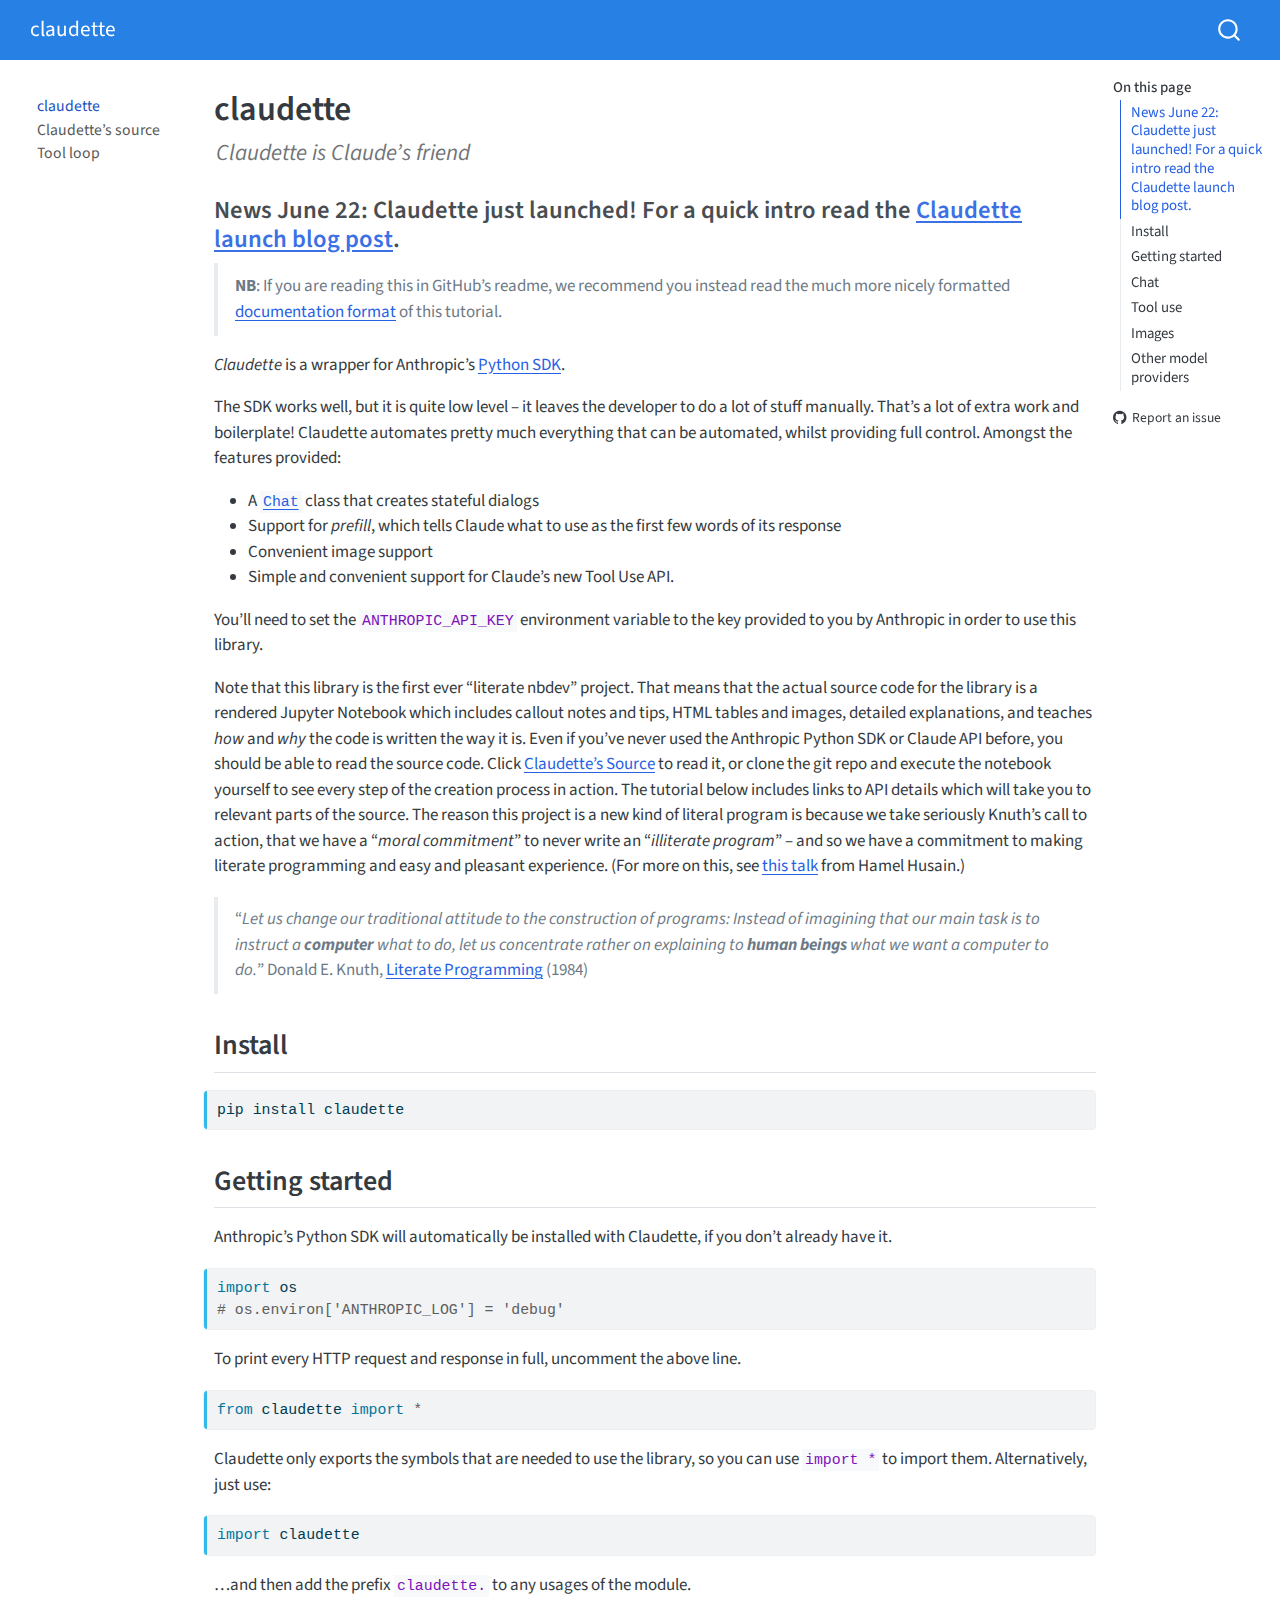
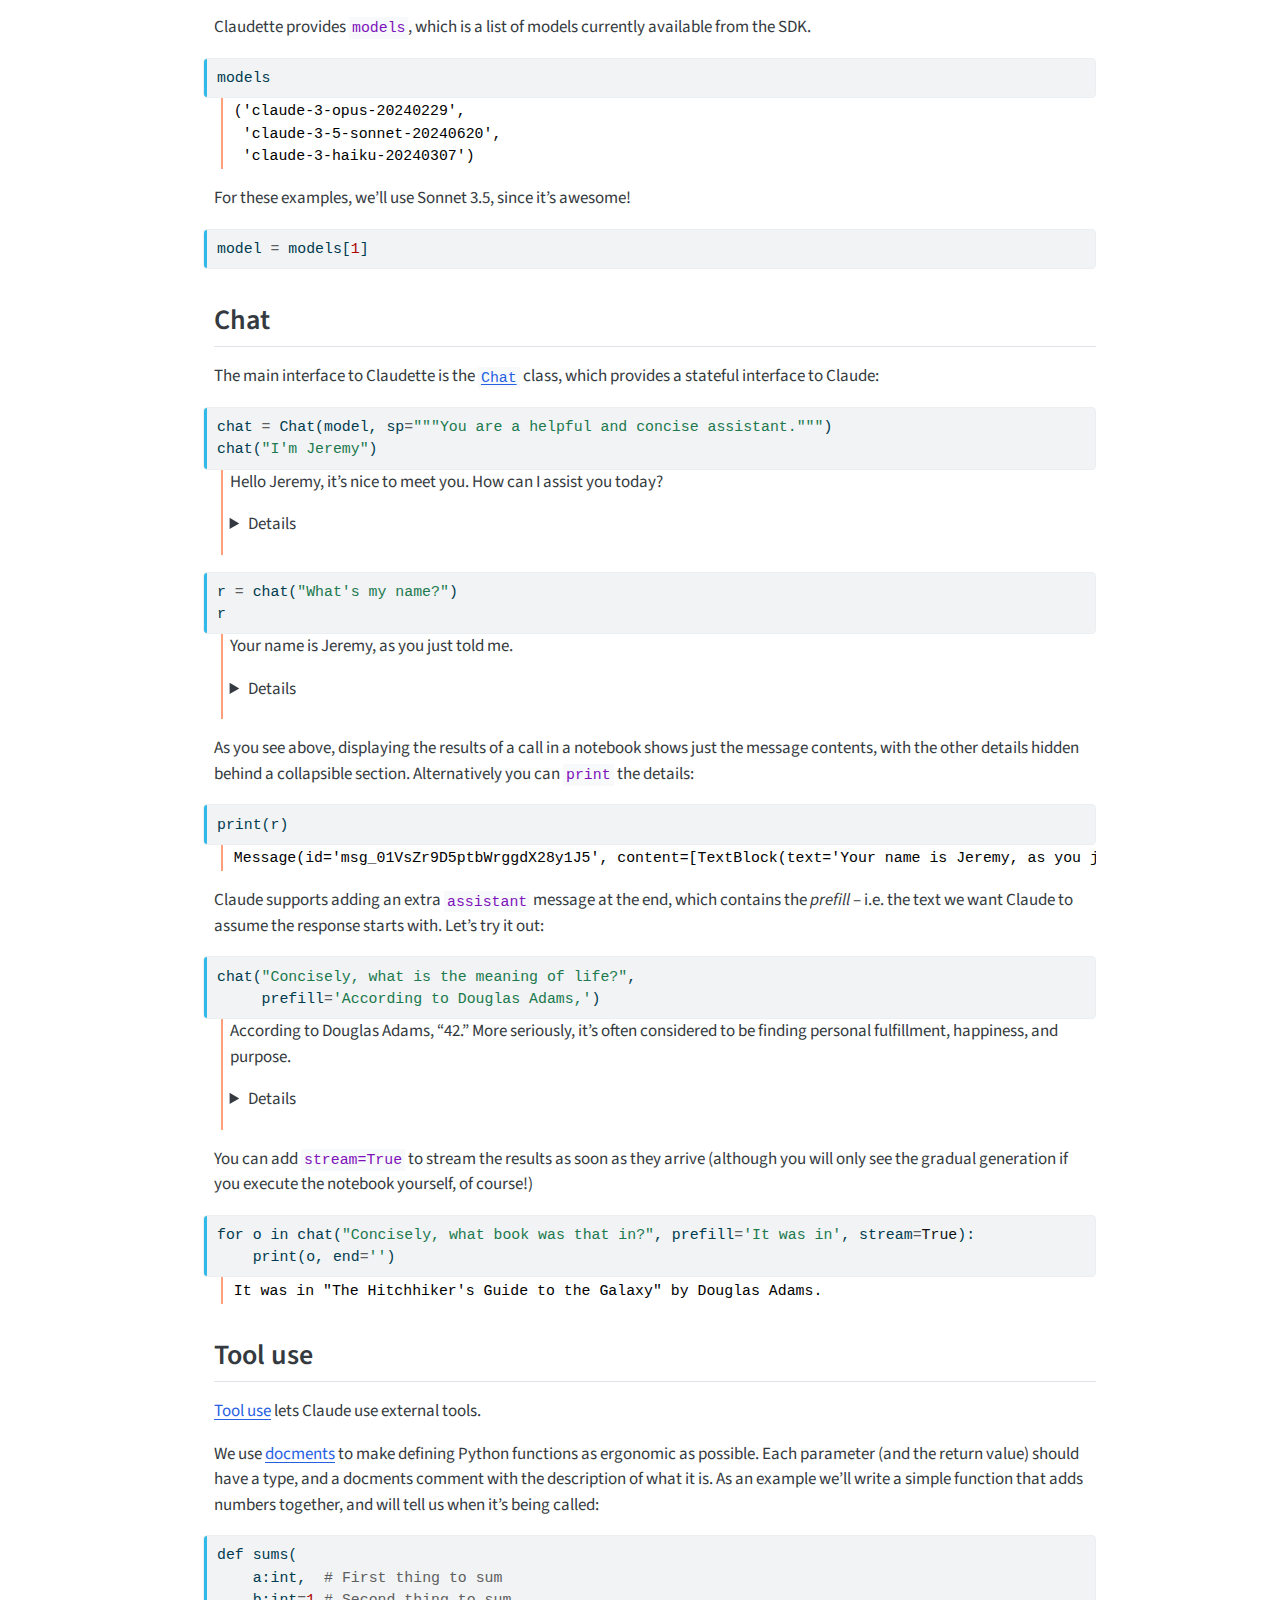
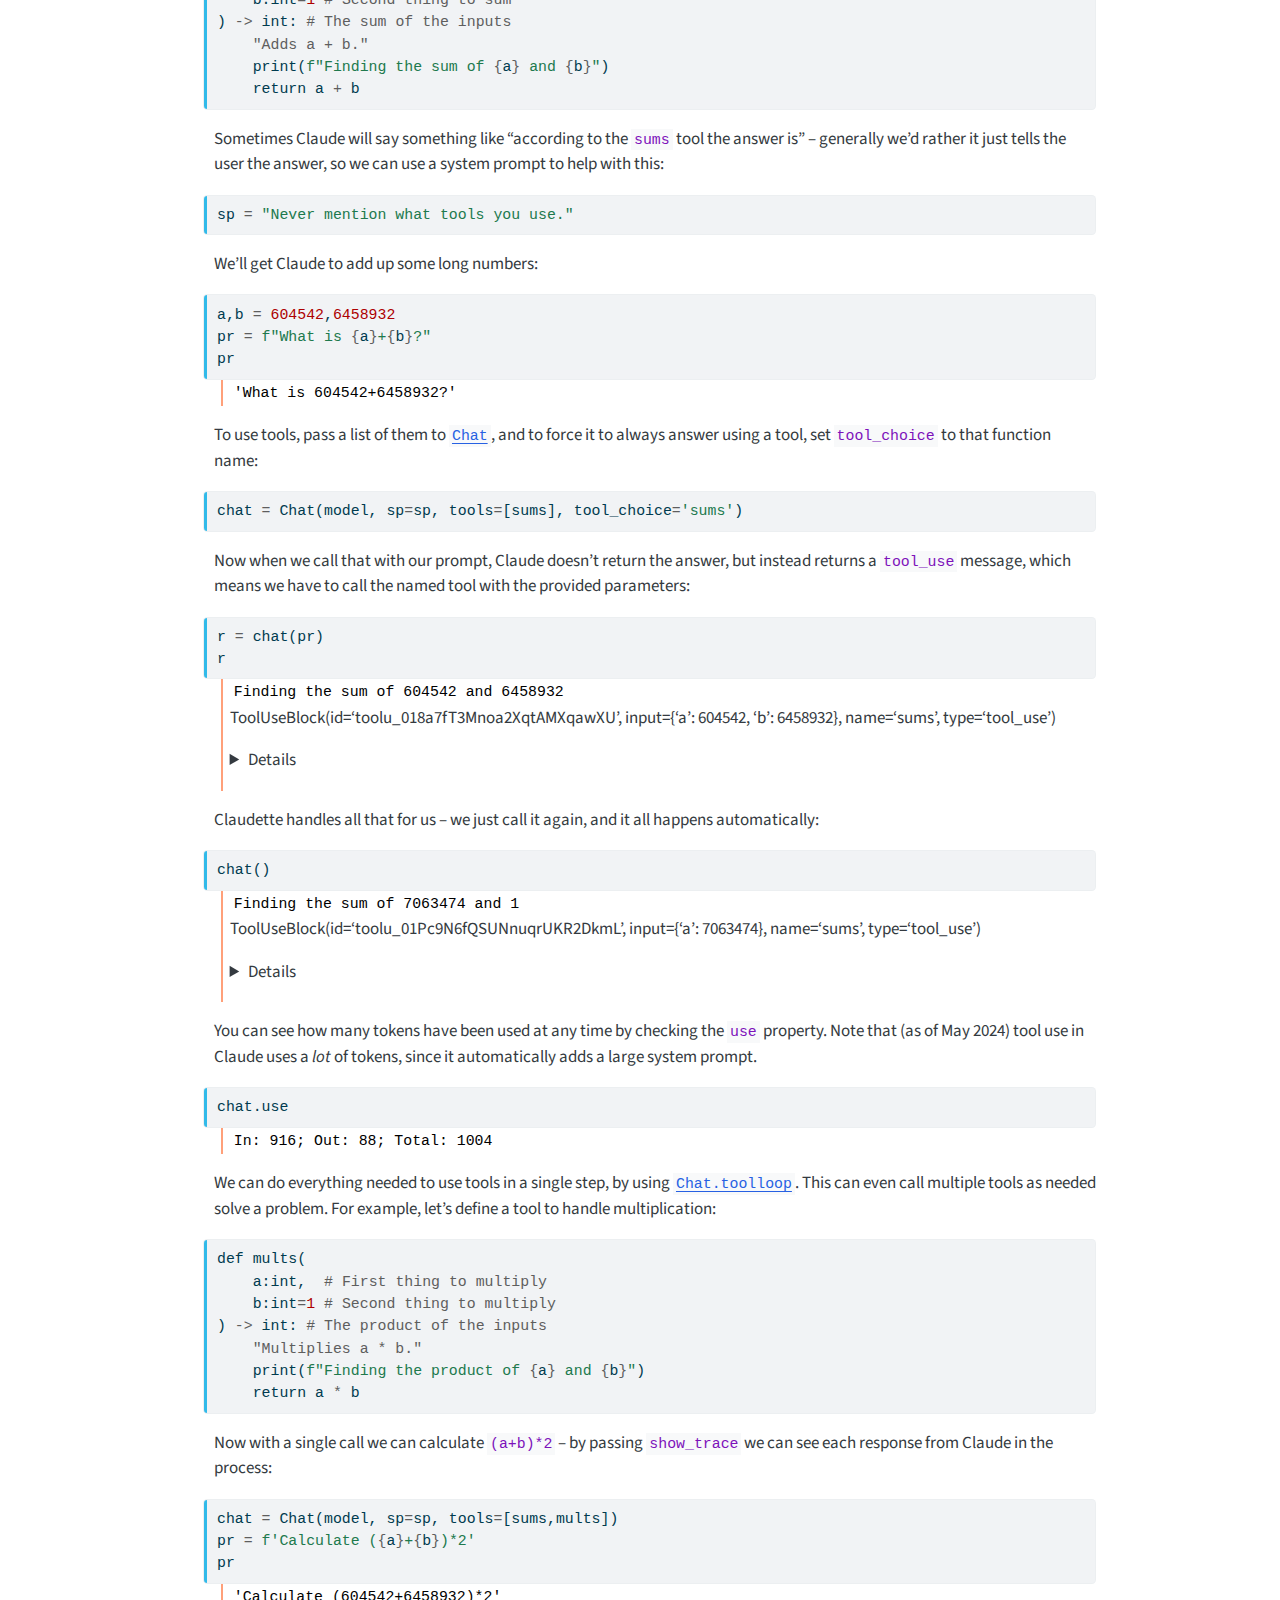
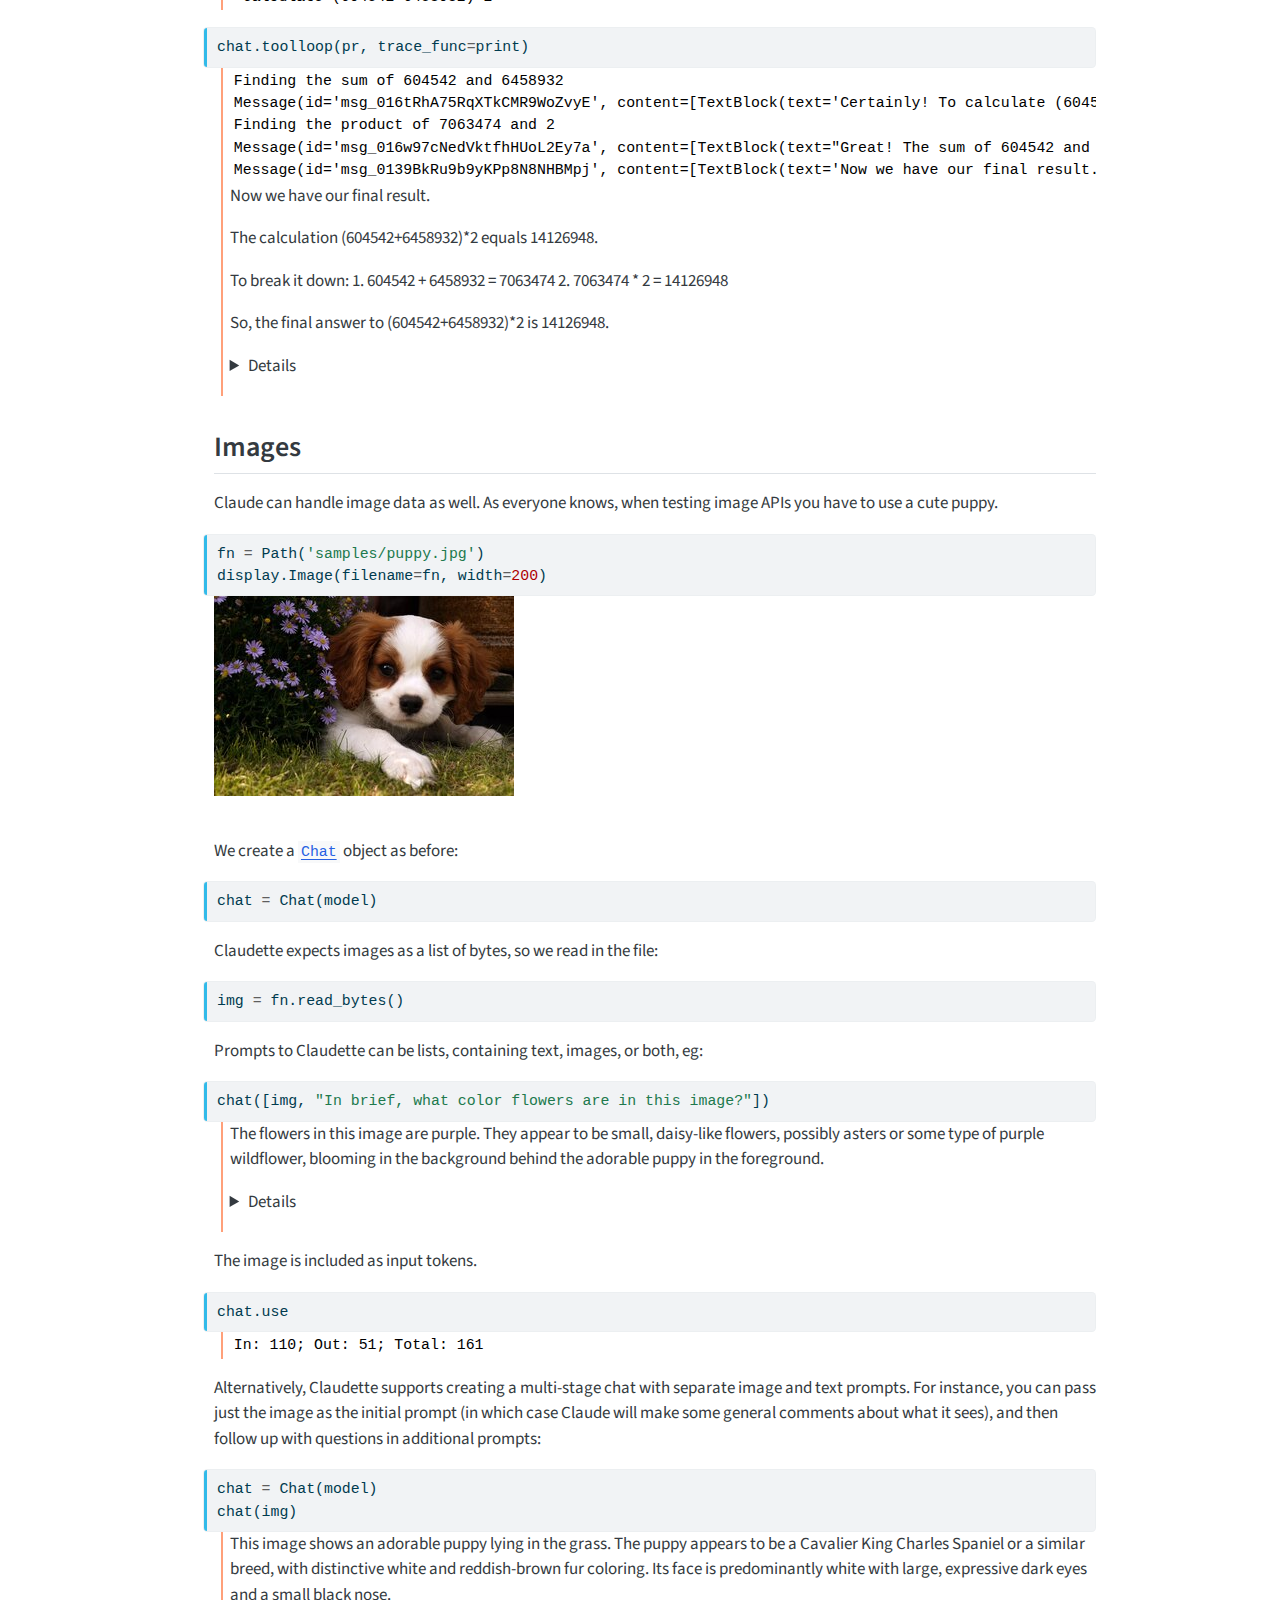
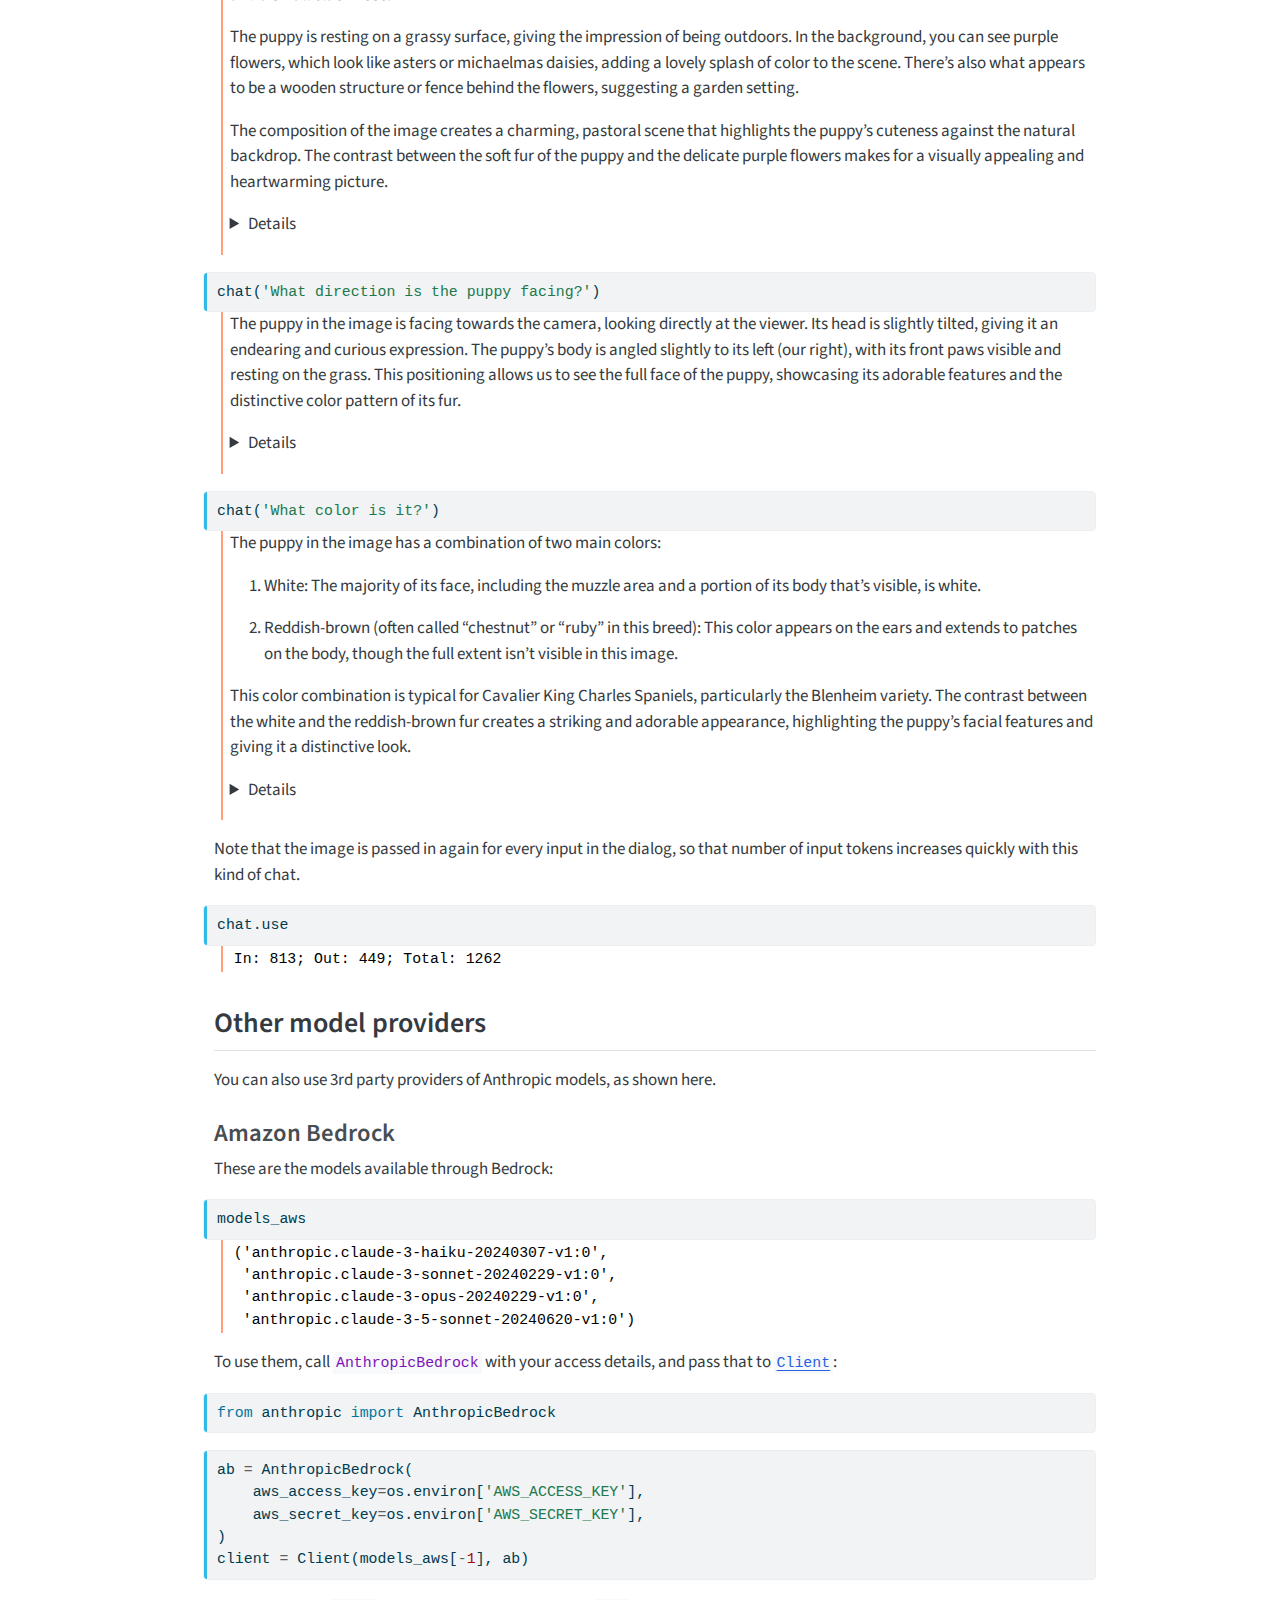
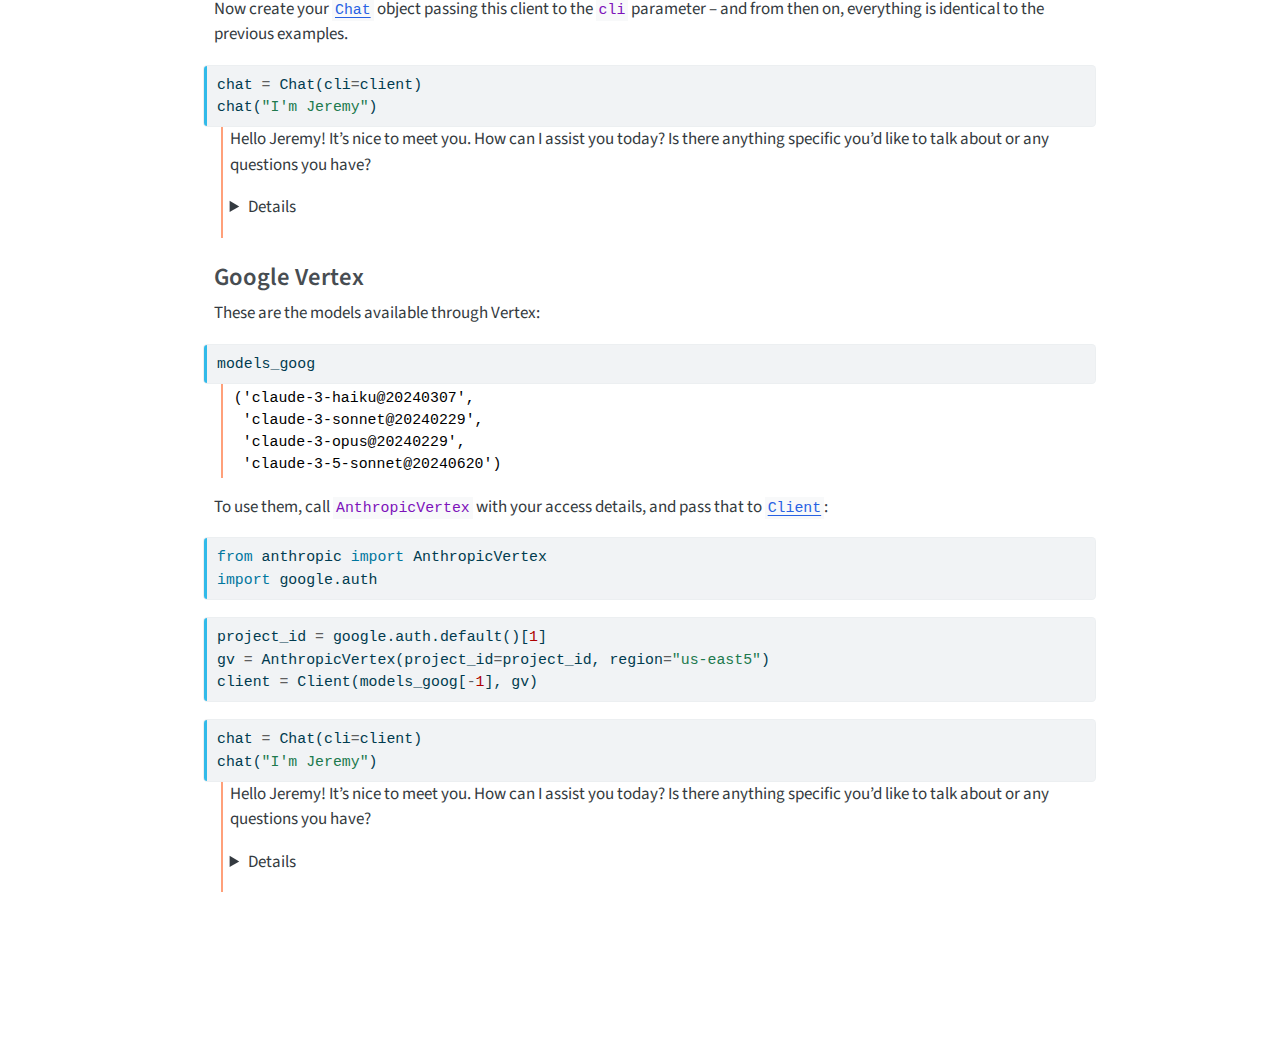
<file: index.html>
<!DOCTYPE html>
<html xmlns="http://www.w3.org/1999/xhtml" lang="en" xml:lang="en"><head>

<meta charset="utf-8">
<meta name="generator" content="quarto-1.4.555">

<meta name="viewport" content="width=device-width, initial-scale=1.0, user-scalable=yes">

<meta name="description" content="Claudette is Claude’s friend">

<title>claudette</title>
<style>
code{white-space: pre-wrap;}
span.smallcaps{font-variant: small-caps;}
div.columns{display: flex; gap: min(4vw, 1.5em);}
div.column{flex: auto; overflow-x: auto;}
div.hanging-indent{margin-left: 1.5em; text-indent: -1.5em;}
ul.task-list{list-style: none;}
ul.task-list li input[type="checkbox"] {
  width: 0.8em;
  margin: 0 0.8em 0.2em -1em; /* quarto-specific, see https://github.com/quarto-dev/quarto-cli/issues/4556 */ 
  vertical-align: middle;
}
/* CSS for syntax highlighting */
pre > code.sourceCode { white-space: pre; position: relative; }
pre > code.sourceCode > span { line-height: 1.25; }
pre > code.sourceCode > span:empty { height: 1.2em; }
.sourceCode { overflow: visible; }
code.sourceCode > span { color: inherit; text-decoration: inherit; }
div.sourceCode { margin: 1em 0; }
pre.sourceCode { margin: 0; }
@media screen {
div.sourceCode { overflow: auto; }
}
@media print {
pre > code.sourceCode { white-space: pre-wrap; }
pre > code.sourceCode > span { text-indent: -5em; padding-left: 5em; }
}
pre.numberSource code
  { counter-reset: source-line 0; }
pre.numberSource code > span
  { position: relative; left: -4em; counter-increment: source-line; }
pre.numberSource code > span > a:first-child::before
  { content: counter(source-line);
    position: relative; left: -1em; text-align: right; vertical-align: baseline;
    border: none; display: inline-block;
    -webkit-touch-callout: none; -webkit-user-select: none;
    -khtml-user-select: none; -moz-user-select: none;
    -ms-user-select: none; user-select: none;
    padding: 0 4px; width: 4em;
  }
pre.numberSource { margin-left: 3em;  padding-left: 4px; }
div.sourceCode
  {   }
@media screen {
pre > code.sourceCode > span > a:first-child::before { text-decoration: underline; }
}
</style>


<script src="site_libs/quarto-nav/quarto-nav.js"></script>
<script src="site_libs/quarto-nav/headroom.min.js"></script>
<script src="site_libs/clipboard/clipboard.min.js"></script>
<script src="site_libs/quarto-search/autocomplete.umd.js"></script>
<script src="site_libs/quarto-search/fuse.min.js"></script>
<script src="site_libs/quarto-search/quarto-search.js"></script>
<meta name="quarto:offset" content="./">
<script src="site_libs/quarto-html/quarto.js"></script>
<script src="site_libs/quarto-html/popper.min.js"></script>
<script src="site_libs/quarto-html/tippy.umd.min.js"></script>
<script src="site_libs/quarto-html/anchor.min.js"></script>
<link href="site_libs/quarto-html/tippy.css" rel="stylesheet">
<link href="site_libs/quarto-html/quarto-syntax-highlighting.css" rel="stylesheet" id="quarto-text-highlighting-styles">
<script src="site_libs/bootstrap/bootstrap.min.js"></script>
<link href="site_libs/bootstrap/bootstrap-icons.css" rel="stylesheet">
<link href="site_libs/bootstrap/bootstrap.min.css" rel="stylesheet" id="quarto-bootstrap" data-mode="light">
<script id="quarto-search-options" type="application/json">{
  "location": "navbar",
  "copy-button": false,
  "collapse-after": 3,
  "panel-placement": "end",
  "type": "overlay",
  "limit": 50,
  "keyboard-shortcut": [
    "f",
    "/",
    "s"
  ],
  "show-item-context": false,
  "language": {
    "search-no-results-text": "No results",
    "search-matching-documents-text": "matching documents",
    "search-copy-link-title": "Copy link to search",
    "search-hide-matches-text": "Hide additional matches",
    "search-more-match-text": "more match in this document",
    "search-more-matches-text": "more matches in this document",
    "search-clear-button-title": "Clear",
    "search-text-placeholder": "",
    "search-detached-cancel-button-title": "Cancel",
    "search-submit-button-title": "Submit",
    "search-label": "Search"
  }
}</script>


<link rel="stylesheet" href="styles.css">
<meta property="og:title" content="claudette">
<meta property="og:description" content="Claudette is Claude’s friend">
<meta property="og:site_name" content="claudette">
<meta name="twitter:title" content="claudette">
<meta name="twitter:description" content="Claudette is Claude’s friend">
<meta name="twitter:card" content="summary">
</head>

<body class="nav-sidebar floating nav-fixed">

<div id="quarto-search-results"></div>
  <header id="quarto-header" class="headroom fixed-top">
    <nav class="navbar navbar-expand-lg " data-bs-theme="dark">
      <div class="navbar-container container-fluid">
      <div class="navbar-brand-container mx-auto">
    <a class="navbar-brand" href="./index.html">
    <span class="navbar-title">claudette</span>
    </a>
  </div>
        <div class="quarto-navbar-tools tools-end">
</div>
          <div id="quarto-search" class="" title="Search"></div>
      </div> <!-- /container-fluid -->
    </nav>
  <nav class="quarto-secondary-nav">
    <div class="container-fluid d-flex">
      <button type="button" class="quarto-btn-toggle btn" data-bs-toggle="collapse" data-bs-target=".quarto-sidebar-collapse-item" aria-controls="quarto-sidebar" aria-expanded="false" aria-label="Toggle sidebar navigation" onclick="if (window.quartoToggleHeadroom) { window.quartoToggleHeadroom(); }">
        <i class="bi bi-layout-text-sidebar-reverse"></i>
      </button>
        <nav class="quarto-page-breadcrumbs" aria-label="breadcrumb"><ol class="breadcrumb"><li class="breadcrumb-item"><a href="./index.html">claudette</a></li></ol></nav>
        <a class="flex-grow-1" role="button" data-bs-toggle="collapse" data-bs-target=".quarto-sidebar-collapse-item" aria-controls="quarto-sidebar" aria-expanded="false" aria-label="Toggle sidebar navigation" onclick="if (window.quartoToggleHeadroom) { window.quartoToggleHeadroom(); }">      
        </a>
    </div>
  </nav>
</header>
<!-- content -->
<div id="quarto-content" class="quarto-container page-columns page-rows-contents page-layout-article page-navbar">
<!-- sidebar -->
  <nav id="quarto-sidebar" class="sidebar collapse collapse-horizontal quarto-sidebar-collapse-item sidebar-navigation floating overflow-auto">
    <div class="sidebar-menu-container"> 
    <ul class="list-unstyled mt-1">
        <li class="sidebar-item">
  <div class="sidebar-item-container"> 
  <a href="./index.html" class="sidebar-item-text sidebar-link active">
 <span class="menu-text">claudette</span></a>
  </div>
</li>
        <li class="sidebar-item">
  <div class="sidebar-item-container"> 
  <a href="./core.html" class="sidebar-item-text sidebar-link">
 <span class="menu-text">Claudette’s source</span></a>
  </div>
</li>
        <li class="sidebar-item">
  <div class="sidebar-item-container"> 
  <a href="./toolloop.html" class="sidebar-item-text sidebar-link">
 <span class="menu-text">Tool loop</span></a>
  </div>
</li>
    </ul>
    </div>
</nav>
<div id="quarto-sidebar-glass" class="quarto-sidebar-collapse-item" data-bs-toggle="collapse" data-bs-target=".quarto-sidebar-collapse-item"></div>
<!-- margin-sidebar -->
    <div id="quarto-margin-sidebar" class="sidebar margin-sidebar">
        <nav id="TOC" role="doc-toc" class="toc-active">
    <h2 id="toc-title">On this page</h2>
   
  <ul>
  <li><a href="#news-june-22-claudette-just-launched-for-a-quick-intro-read-the-claudette-launch-blog-post." id="toc-news-june-22-claudette-just-launched-for-a-quick-intro-read-the-claudette-launch-blog-post." class="nav-link active" data-scroll-target="#news-june-22-claudette-just-launched-for-a-quick-intro-read-the-claudette-launch-blog-post.">News June 22: Claudette just launched! For a quick intro read the Claudette launch blog post.</a></li>
  <li><a href="#install" id="toc-install" class="nav-link" data-scroll-target="#install">Install</a></li>
  <li><a href="#getting-started" id="toc-getting-started" class="nav-link" data-scroll-target="#getting-started">Getting started</a></li>
  <li><a href="#chat" id="toc-chat" class="nav-link" data-scroll-target="#chat">Chat</a></li>
  <li><a href="#tool-use" id="toc-tool-use" class="nav-link" data-scroll-target="#tool-use">Tool use</a></li>
  <li><a href="#images" id="toc-images" class="nav-link" data-scroll-target="#images">Images</a></li>
  <li><a href="#other-model-providers" id="toc-other-model-providers" class="nav-link" data-scroll-target="#other-model-providers">Other model providers</a>
  <ul class="collapse">
  <li><a href="#amazon-bedrock" id="toc-amazon-bedrock" class="nav-link" data-scroll-target="#amazon-bedrock">Amazon Bedrock</a></li>
  <li><a href="#google-vertex" id="toc-google-vertex" class="nav-link" data-scroll-target="#google-vertex">Google Vertex</a></li>
  </ul></li>
  </ul>
<div class="toc-actions"><ul><li><a href="https://github.com/AnswerDotAI/claudette/issues/new" class="toc-action"><i class="bi bi-github"></i>Report an issue</a></li></ul></div></nav>
    </div>
<!-- main -->
<main class="content" id="quarto-document-content">

<header id="title-block-header" class="quarto-title-block default">
<div class="quarto-title">
<h1 class="title">claudette</h1>
</div>

<div>
  <div class="description">
    Claudette is Claude’s friend
  </div>
</div>


<div class="quarto-title-meta">

    
  
    
  </div>
  


</header>


<!-- WARNING: THIS FILE WAS AUTOGENERATED! DO NOT EDIT! -->
<section id="news-june-22-claudette-just-launched-for-a-quick-intro-read-the-claudette-launch-blog-post." class="level3">
<h3 class="anchored" data-anchor-id="news-june-22-claudette-just-launched-for-a-quick-intro-read-the-claudette-launch-blog-post.">News June 22: Claudette just launched! For a quick intro read the <a href="https://www.answer.ai/posts/2024-06-21-claudette.html">Claudette launch blog post</a>.</h3>
<blockquote class="blockquote">
<p><strong>NB</strong>: If you are reading this in GitHub’s readme, we recommend you instead read the much more nicely formatted <a href="https://answerdotai.github.io/claudette/">documentation format</a> of this tutorial.</p>
</blockquote>
<p><em>Claudette</em> is a wrapper for Anthropic’s <a href="https://github.com/anthropics/anthropic-sdk-python">Python SDK</a>.</p>
<p>The SDK works well, but it is quite low level – it leaves the developer to do a lot of stuff manually. That’s a lot of extra work and boilerplate! Claudette automates pretty much everything that can be automated, whilst providing full control. Amongst the features provided:</p>
<ul>
<li>A <a href="https://AnswerDotAI.github.io/claudette/core.html#chat"><code>Chat</code></a> class that creates stateful dialogs</li>
<li>Support for <em>prefill</em>, which tells Claude what to use as the first few words of its response</li>
<li>Convenient image support</li>
<li>Simple and convenient support for Claude’s new Tool Use API.</li>
</ul>
<p>You’ll need to set the <code>ANTHROPIC_API_KEY</code> environment variable to the key provided to you by Anthropic in order to use this library.</p>
<p>Note that this library is the first ever “literate nbdev” project. That means that the actual source code for the library is a rendered Jupyter Notebook which includes callout notes and tips, HTML tables and images, detailed explanations, and teaches <em>how</em> and <em>why</em> the code is written the way it is. Even if you’ve never used the Anthropic Python SDK or Claude API before, you should be able to read the source code. Click <a href="https://answerdotai.github.io/claudette/core.html">Claudette’s Source</a> to read it, or clone the git repo and execute the notebook yourself to see every step of the creation process in action. The tutorial below includes links to API details which will take you to relevant parts of the source. The reason this project is a new kind of literal program is because we take seriously Knuth’s call to action, that we have a “<em>moral commitment</em>” to never write an “<em>illiterate program</em>” – and so we have a commitment to making literate programming and easy and pleasant experience. (For more on this, see <a href="https://www.youtube.com/watch?v=rX1yGxJijsI">this talk</a> from Hamel Husain.)</p>
<blockquote class="blockquote">
<p>“<em>Let us change our traditional attitude to the construction of programs: Instead of imagining that our main task is to instruct a <strong>computer</strong> what to do, let us concentrate rather on explaining to <strong>human beings</strong> what we want a computer to do.</em>” Donald E. Knuth, <a href="https://www.cs.tufts.edu/~nr/cs257/archive/literate-programming/01-knuth-lp.pdf">Literate Programming</a> (1984)</p>
</blockquote>
</section>
<section id="install" class="level2">
<h2 class="anchored" data-anchor-id="install">Install</h2>
<div class="sourceCode" id="cb1"><pre class="sourceCode sh code-with-copy"><code class="sourceCode bash"><span id="cb1-1"><a href="#cb1-1" aria-hidden="true" tabindex="-1"></a><span class="ex">pip</span> install claudette</span></code><button title="Copy to Clipboard" class="code-copy-button"><i class="bi"></i></button></pre></div>
</section>
<section id="getting-started" class="level2">
<h2 class="anchored" data-anchor-id="getting-started">Getting started</h2>
<p>Anthropic’s Python SDK will automatically be installed with Claudette, if you don’t already have it.</p>
<div id="6647ace5" class="cell">
<div class="sourceCode cell-code" id="cb2"><pre class="sourceCode python code-with-copy"><code class="sourceCode python"><span id="cb2-1"><a href="#cb2-1" aria-hidden="true" tabindex="-1"></a><span class="im">import</span> os</span>
<span id="cb2-2"><a href="#cb2-2" aria-hidden="true" tabindex="-1"></a><span class="co"># os.environ['ANTHROPIC_LOG'] = 'debug'</span></span></code><button title="Copy to Clipboard" class="code-copy-button"><i class="bi"></i></button></pre></div>
</div>
<p>To print every HTTP request and response in full, uncomment the above line.</p>
<div id="4c049838" class="cell">
<div class="sourceCode cell-code" id="cb3"><pre class="sourceCode python code-with-copy"><code class="sourceCode python"><span id="cb3-1"><a href="#cb3-1" aria-hidden="true" tabindex="-1"></a><span class="im">from</span> claudette <span class="im">import</span> <span class="op">*</span></span></code><button title="Copy to Clipboard" class="code-copy-button"><i class="bi"></i></button></pre></div>
</div>
<p>Claudette only exports the symbols that are needed to use the library, so you can use <code>import *</code> to import them. Alternatively, just use:</p>
<div class="sourceCode" id="cb4"><pre class="sourceCode python code-with-copy"><code class="sourceCode python"><span id="cb4-1"><a href="#cb4-1" aria-hidden="true" tabindex="-1"></a><span class="im">import</span> claudette</span></code><button title="Copy to Clipboard" class="code-copy-button"><i class="bi"></i></button></pre></div>
<p>…and then add the prefix <code>claudette.</code> to any usages of the module.</p>
<p>Claudette provides <code>models</code>, which is a list of models currently available from the SDK.</p>
<div id="cfd8f432" class="cell">
<div class="sourceCode cell-code" id="cb5"><pre class="sourceCode python code-with-copy"><code class="sourceCode python"><span id="cb5-1"><a href="#cb5-1" aria-hidden="true" tabindex="-1"></a>models</span></code><button title="Copy to Clipboard" class="code-copy-button"><i class="bi"></i></button></pre></div>
<div class="cell-output cell-output-display">
<pre><code>('claude-3-opus-20240229',
 'claude-3-5-sonnet-20240620',
 'claude-3-haiku-20240307')</code></pre>
</div>
</div>
<p>For these examples, we’ll use Sonnet 3.5, since it’s awesome!</p>
<div id="8dde0ab6" class="cell">
<div class="sourceCode cell-code" id="cb7"><pre class="sourceCode python code-with-copy"><code class="sourceCode python"><span id="cb7-1"><a href="#cb7-1" aria-hidden="true" tabindex="-1"></a>model <span class="op">=</span> models[<span class="dv">1</span>]</span></code><button title="Copy to Clipboard" class="code-copy-button"><i class="bi"></i></button></pre></div>
</div>
</section>
<section id="chat" class="level2">
<h2 class="anchored" data-anchor-id="chat">Chat</h2>
<p>The main interface to Claudette is the <a href="https://AnswerDotAI.github.io/claudette/core.html#chat"><code>Chat</code></a> class, which provides a stateful interface to Claude:</p>
<div id="d92fe1f9" class="cell">
<div class="sourceCode cell-code" id="cb8"><pre class="sourceCode python code-with-copy"><code class="sourceCode python"><span id="cb8-1"><a href="#cb8-1" aria-hidden="true" tabindex="-1"></a>chat <span class="op">=</span> Chat(model, sp<span class="op">=</span><span class="st">"""You are a helpful and concise assistant."""</span>)</span>
<span id="cb8-2"><a href="#cb8-2" aria-hidden="true" tabindex="-1"></a>chat(<span class="st">"I'm Jeremy"</span>)</span></code><button title="Copy to Clipboard" class="code-copy-button"><i class="bi"></i></button></pre></div>
<div class="cell-output cell-output-display cell-output-markdown">
<p>Hello Jeremy, it’s nice to meet you. How can I assist you today?</p>
<details>
<ul>
<li>id: msg_01KLrPzN79dXmDhTH2Nv6tjn</li>
<li>content: [{‘text’: “Hello Jeremy, it’s nice to meet you. How can I assist you today?”, ‘type’: ‘text’}]</li>
<li>model: claude-3-5-sonnet-20240620</li>
<li>role: assistant</li>
<li>stop_reason: end_turn</li>
<li>stop_sequence: None</li>
<li>type: message</li>
<li>usage: {‘input_tokens’: 19, ‘output_tokens’: 20}</li>
</ul>
</details>
</div>
</div>
<div id="775e570f" class="cell">
<div class="sourceCode cell-code" id="cb9"><pre class="sourceCode python code-with-copy"><code class="sourceCode python"><span id="cb9-1"><a href="#cb9-1" aria-hidden="true" tabindex="-1"></a>r <span class="op">=</span> chat(<span class="st">"What's my name?"</span>)</span>
<span id="cb9-2"><a href="#cb9-2" aria-hidden="true" tabindex="-1"></a>r</span></code><button title="Copy to Clipboard" class="code-copy-button"><i class="bi"></i></button></pre></div>
<div class="cell-output cell-output-display cell-output-markdown">
<p>Your name is Jeremy, as you just told me.</p>
<details>
<ul>
<li>id: msg_01VsZr9D5ptbWrggdX28y1J5</li>
<li>content: [{‘text’: ‘Your name is Jeremy, as you just told me.’, ‘type’: ‘text’}]</li>
<li>model: claude-3-5-sonnet-20240620</li>
<li>role: assistant</li>
<li>stop_reason: end_turn</li>
<li>stop_sequence: None</li>
<li>type: message</li>
<li>usage: {‘input_tokens’: 47, ‘output_tokens’: 14}</li>
</ul>
</details>
</div>
</div>
<p>As you see above, displaying the results of a call in a notebook shows just the message contents, with the other details hidden behind a collapsible section. Alternatively you can <code>print</code> the details:</p>
<div id="50881e3f" class="cell">
<div class="sourceCode cell-code" id="cb10"><pre class="sourceCode python code-with-copy"><code class="sourceCode python"><span id="cb10-1"><a href="#cb10-1" aria-hidden="true" tabindex="-1"></a><span class="bu">print</span>(r)</span></code><button title="Copy to Clipboard" class="code-copy-button"><i class="bi"></i></button></pre></div>
<div class="cell-output cell-output-stdout">
<pre><code>Message(id='msg_01VsZr9D5ptbWrggdX28y1J5', content=[TextBlock(text='Your name is Jeremy, as you just told me.', type='text')], model='claude-3-5-sonnet-20240620', role='assistant', stop_reason='end_turn', stop_sequence=None, type='message', usage=In: 47; Out: 14; Total: 61)</code></pre>
</div>
</div>
<p>Claude supports adding an extra <code>assistant</code> message at the end, which contains the <em>prefill</em> – i.e.&nbsp;the text we want Claude to assume the response starts with. Let’s try it out:</p>
<div id="830a6bf8" class="cell">
<div class="sourceCode cell-code" id="cb12"><pre class="sourceCode python code-with-copy"><code class="sourceCode python"><span id="cb12-1"><a href="#cb12-1" aria-hidden="true" tabindex="-1"></a>chat(<span class="st">"Concisely, what is the meaning of life?"</span>,</span>
<span id="cb12-2"><a href="#cb12-2" aria-hidden="true" tabindex="-1"></a>     prefill<span class="op">=</span><span class="st">'According to Douglas Adams,'</span>)</span></code><button title="Copy to Clipboard" class="code-copy-button"><i class="bi"></i></button></pre></div>
<div class="cell-output cell-output-display cell-output-markdown">
<p>According to Douglas Adams, “42.” More seriously, it’s often considered to be finding personal fulfillment, happiness, and purpose.</p>
<details>
<ul>
<li>id: msg_01RMBD95RyQjbsNckGYmRMLu</li>
<li>content: [{‘text’: ‘According to Douglas Adams, “42.” More seriously, it's often considered to be finding personal fulfillment, happiness, and purpose.’, ‘type’: ‘text’}]</li>
<li>model: claude-3-5-sonnet-20240620</li>
<li>role: assistant</li>
<li>stop_reason: end_turn</li>
<li>stop_sequence: None</li>
<li>type: message</li>
<li>usage: {‘input_tokens’: 81, ‘output_tokens’: 27}</li>
</ul>
</details>
</div>
</div>
<p>You can add <code>stream=True</code> to stream the results as soon as they arrive (although you will only see the gradual generation if you execute the notebook yourself, of course!)</p>
<div id="8949a074" class="cell">
<div class="sourceCode cell-code" id="cb13"><pre class="sourceCode python code-with-copy"><code class="sourceCode python"><span id="cb13-1"><a href="#cb13-1" aria-hidden="true" tabindex="-1"></a><span class="cf">for</span> o <span class="kw">in</span> chat(<span class="st">"Concisely, what book was that in?"</span>, prefill<span class="op">=</span><span class="st">'It was in'</span>, stream<span class="op">=</span><span class="va">True</span>):</span>
<span id="cb13-2"><a href="#cb13-2" aria-hidden="true" tabindex="-1"></a>    <span class="bu">print</span>(o, end<span class="op">=</span><span class="st">''</span>)</span></code><button title="Copy to Clipboard" class="code-copy-button"><i class="bi"></i></button></pre></div>
<div class="cell-output cell-output-stdout">
<pre><code>It was in "The Hitchhiker's Guide to the Galaxy" by Douglas Adams.</code></pre>
</div>
</div>
</section>
<section id="tool-use" class="level2">
<h2 class="anchored" data-anchor-id="tool-use">Tool use</h2>
<p><a href="https://docs.anthropic.com/claude/docs/tool-use">Tool use</a> lets Claude use external tools.</p>
<p>We use <a href="https://fastcore.fast.ai/docments.html">docments</a> to make defining Python functions as ergonomic as possible. Each parameter (and the return value) should have a type, and a docments comment with the description of what it is. As an example we’ll write a simple function that adds numbers together, and will tell us when it’s being called:</p>
<div id="b9fbfc57" class="cell">
<div class="sourceCode cell-code" id="cb15"><pre class="sourceCode python code-with-copy"><code class="sourceCode python"><span id="cb15-1"><a href="#cb15-1" aria-hidden="true" tabindex="-1"></a><span class="kw">def</span> sums(</span>
<span id="cb15-2"><a href="#cb15-2" aria-hidden="true" tabindex="-1"></a>    a:<span class="bu">int</span>,  <span class="co"># First thing to sum</span></span>
<span id="cb15-3"><a href="#cb15-3" aria-hidden="true" tabindex="-1"></a>    b:<span class="bu">int</span><span class="op">=</span><span class="dv">1</span> <span class="co"># Second thing to sum</span></span>
<span id="cb15-4"><a href="#cb15-4" aria-hidden="true" tabindex="-1"></a>) <span class="op">-&gt;</span> <span class="bu">int</span>: <span class="co"># The sum of the inputs</span></span>
<span id="cb15-5"><a href="#cb15-5" aria-hidden="true" tabindex="-1"></a>    <span class="co">"Adds a + b."</span></span>
<span id="cb15-6"><a href="#cb15-6" aria-hidden="true" tabindex="-1"></a>    <span class="bu">print</span>(<span class="ss">f"Finding the sum of </span><span class="sc">{</span>a<span class="sc">}</span><span class="ss"> and </span><span class="sc">{</span>b<span class="sc">}</span><span class="ss">"</span>)</span>
<span id="cb15-7"><a href="#cb15-7" aria-hidden="true" tabindex="-1"></a>    <span class="cf">return</span> a <span class="op">+</span> b</span></code><button title="Copy to Clipboard" class="code-copy-button"><i class="bi"></i></button></pre></div>
</div>
<p>Sometimes Claude will say something like “according to the <code>sums</code> tool the answer is” – generally we’d rather it just tells the user the answer, so we can use a system prompt to help with this:</p>
<div id="3549e7b4" class="cell">
<div class="sourceCode cell-code" id="cb16"><pre class="sourceCode python code-with-copy"><code class="sourceCode python"><span id="cb16-1"><a href="#cb16-1" aria-hidden="true" tabindex="-1"></a>sp <span class="op">=</span> <span class="st">"Never mention what tools you use."</span></span></code><button title="Copy to Clipboard" class="code-copy-button"><i class="bi"></i></button></pre></div>
</div>
<p>We’ll get Claude to add up some long numbers:</p>
<div id="7a5bc98a" class="cell">
<div class="sourceCode cell-code" id="cb17"><pre class="sourceCode python code-with-copy"><code class="sourceCode python"><span id="cb17-1"><a href="#cb17-1" aria-hidden="true" tabindex="-1"></a>a,b <span class="op">=</span> <span class="dv">604542</span>,<span class="dv">6458932</span></span>
<span id="cb17-2"><a href="#cb17-2" aria-hidden="true" tabindex="-1"></a>pr <span class="op">=</span> <span class="ss">f"What is </span><span class="sc">{</span>a<span class="sc">}</span><span class="ss">+</span><span class="sc">{</span>b<span class="sc">}</span><span class="ss">?"</span></span>
<span id="cb17-3"><a href="#cb17-3" aria-hidden="true" tabindex="-1"></a>pr</span></code><button title="Copy to Clipboard" class="code-copy-button"><i class="bi"></i></button></pre></div>
<div class="cell-output cell-output-display">
<pre><code>'What is 604542+6458932?'</code></pre>
</div>
</div>
<p>To use tools, pass a list of them to <a href="https://AnswerDotAI.github.io/claudette/core.html#chat"><code>Chat</code></a>, and to force it to always answer using a tool, set <code>tool_choice</code> to that function name:</p>
<div id="84bf4c91" class="cell">
<div class="sourceCode cell-code" id="cb19"><pre class="sourceCode python code-with-copy"><code class="sourceCode python"><span id="cb19-1"><a href="#cb19-1" aria-hidden="true" tabindex="-1"></a>chat <span class="op">=</span> Chat(model, sp<span class="op">=</span>sp, tools<span class="op">=</span>[sums], tool_choice<span class="op">=</span><span class="st">'sums'</span>)</span></code><button title="Copy to Clipboard" class="code-copy-button"><i class="bi"></i></button></pre></div>
</div>
<p>Now when we call that with our prompt, Claude doesn’t return the answer, but instead returns a <code>tool_use</code> message, which means we have to call the named tool with the provided parameters:</p>
<div id="7b1e3446" class="cell">
<div class="sourceCode cell-code" id="cb20"><pre class="sourceCode python code-with-copy"><code class="sourceCode python"><span id="cb20-1"><a href="#cb20-1" aria-hidden="true" tabindex="-1"></a>r <span class="op">=</span> chat(pr)</span>
<span id="cb20-2"><a href="#cb20-2" aria-hidden="true" tabindex="-1"></a>r</span></code><button title="Copy to Clipboard" class="code-copy-button"><i class="bi"></i></button></pre></div>
<div class="cell-output cell-output-stdout">
<pre><code>Finding the sum of 604542 and 6458932</code></pre>
</div>
<div class="cell-output cell-output-display cell-output-markdown">
<p>ToolUseBlock(id=‘toolu_018a7fT3Mnoa2XqtAMXqawXU’, input={‘a’: 604542, ‘b’: 6458932}, name=‘sums’, type=‘tool_use’)</p>
<details>
<ul>
<li>id: msg_011r1ZTjJSLFCJKceMoFSPky</li>
<li>content: [{‘id’: ‘toolu_018a7fT3Mnoa2XqtAMXqawXU’, ‘input’: {‘a’: 604542, ‘b’: 6458932}, ‘name’: ‘sums’, ‘type’: ‘tool_use’}]</li>
<li>model: claude-3-5-sonnet-20240620</li>
<li>role: assistant</li>
<li>stop_reason: tool_use</li>
<li>stop_sequence: None</li>
<li>type: message</li>
<li>usage: {‘input_tokens’: 414, ‘output_tokens’: 53}</li>
</ul>
</details>
</div>
</div>
<p>Claudette handles all that for us – we just call it again, and it all happens automatically:</p>
<div id="2399deae" class="cell">
<div class="sourceCode cell-code" id="cb22"><pre class="sourceCode python code-with-copy"><code class="sourceCode python"><span id="cb22-1"><a href="#cb22-1" aria-hidden="true" tabindex="-1"></a>chat()</span></code><button title="Copy to Clipboard" class="code-copy-button"><i class="bi"></i></button></pre></div>
<div class="cell-output cell-output-stdout">
<pre><code>Finding the sum of 7063474 and 1</code></pre>
</div>
<div class="cell-output cell-output-display cell-output-markdown">
<p>ToolUseBlock(id=‘toolu_01Pc9N6fQSUNnuqrUKR2DkmL’, input={‘a’: 7063474}, name=‘sums’, type=‘tool_use’)</p>
<details>
<ul>
<li>id: msg_01Ct8URrPt5hf5mjUSndwigS</li>
<li>content: [{‘id’: ‘toolu_01Pc9N6fQSUNnuqrUKR2DkmL’, ‘input’: {‘a’: 7063474}, ‘name’: ‘sums’, ‘type’: ‘tool_use’}]</li>
<li>model: claude-3-5-sonnet-20240620</li>
<li>role: assistant</li>
<li>stop_reason: tool_use</li>
<li>stop_sequence: None</li>
<li>type: message</li>
<li>usage: {‘input_tokens’: 502, ‘output_tokens’: 35}</li>
</ul>
</details>
</div>
</div>
<p>You can see how many tokens have been used at any time by checking the <code>use</code> property. Note that (as of May 2024) tool use in Claude uses a <em>lot</em> of tokens, since it automatically adds a large system prompt.</p>
<div id="c2dbea0c" class="cell">
<div class="sourceCode cell-code" id="cb24"><pre class="sourceCode python code-with-copy"><code class="sourceCode python"><span id="cb24-1"><a href="#cb24-1" aria-hidden="true" tabindex="-1"></a>chat.use</span></code><button title="Copy to Clipboard" class="code-copy-button"><i class="bi"></i></button></pre></div>
<div class="cell-output cell-output-display">
<pre><code>In: 916; Out: 88; Total: 1004</code></pre>
</div>
</div>
<p>We can do everything needed to use tools in a single step, by using <a href="https://AnswerDotAI.github.io/claudette/toolloop.html#chat.toolloop"><code>Chat.toolloop</code></a>. This can even call multiple tools as needed solve a problem. For example, let’s define a tool to handle multiplication:</p>
<div id="b3071fac" class="cell">
<div class="sourceCode cell-code" id="cb26"><pre class="sourceCode python code-with-copy"><code class="sourceCode python"><span id="cb26-1"><a href="#cb26-1" aria-hidden="true" tabindex="-1"></a><span class="kw">def</span> mults(</span>
<span id="cb26-2"><a href="#cb26-2" aria-hidden="true" tabindex="-1"></a>    a:<span class="bu">int</span>,  <span class="co"># First thing to multiply</span></span>
<span id="cb26-3"><a href="#cb26-3" aria-hidden="true" tabindex="-1"></a>    b:<span class="bu">int</span><span class="op">=</span><span class="dv">1</span> <span class="co"># Second thing to multiply</span></span>
<span id="cb26-4"><a href="#cb26-4" aria-hidden="true" tabindex="-1"></a>) <span class="op">-&gt;</span> <span class="bu">int</span>: <span class="co"># The product of the inputs</span></span>
<span id="cb26-5"><a href="#cb26-5" aria-hidden="true" tabindex="-1"></a>    <span class="co">"Multiplies a * b."</span></span>
<span id="cb26-6"><a href="#cb26-6" aria-hidden="true" tabindex="-1"></a>    <span class="bu">print</span>(<span class="ss">f"Finding the product of </span><span class="sc">{</span>a<span class="sc">}</span><span class="ss"> and </span><span class="sc">{</span>b<span class="sc">}</span><span class="ss">"</span>)</span>
<span id="cb26-7"><a href="#cb26-7" aria-hidden="true" tabindex="-1"></a>    <span class="cf">return</span> a <span class="op">*</span> b</span></code><button title="Copy to Clipboard" class="code-copy-button"><i class="bi"></i></button></pre></div>
</div>
<p>Now with a single call we can calculate <code>(a+b)*2</code> – by passing <code>show_trace</code> we can see each response from Claude in the process:</p>
<div id="32c582a9" class="cell">
<div class="sourceCode cell-code" id="cb27"><pre class="sourceCode python code-with-copy"><code class="sourceCode python"><span id="cb27-1"><a href="#cb27-1" aria-hidden="true" tabindex="-1"></a>chat <span class="op">=</span> Chat(model, sp<span class="op">=</span>sp, tools<span class="op">=</span>[sums,mults])</span>
<span id="cb27-2"><a href="#cb27-2" aria-hidden="true" tabindex="-1"></a>pr <span class="op">=</span> <span class="ss">f'Calculate (</span><span class="sc">{</span>a<span class="sc">}</span><span class="ss">+</span><span class="sc">{</span>b<span class="sc">}</span><span class="ss">)*2'</span></span>
<span id="cb27-3"><a href="#cb27-3" aria-hidden="true" tabindex="-1"></a>pr</span></code><button title="Copy to Clipboard" class="code-copy-button"><i class="bi"></i></button></pre></div>
<div class="cell-output cell-output-display">
<pre><code>'Calculate (604542+6458932)*2'</code></pre>
</div>
</div>
<div id="1db03730" class="cell">
<div class="sourceCode cell-code" id="cb29"><pre class="sourceCode python code-with-copy"><code class="sourceCode python"><span id="cb29-1"><a href="#cb29-1" aria-hidden="true" tabindex="-1"></a>chat.toolloop(pr, trace_func<span class="op">=</span><span class="bu">print</span>)</span></code><button title="Copy to Clipboard" class="code-copy-button"><i class="bi"></i></button></pre></div>
<div class="cell-output cell-output-stdout">
<pre><code>Finding the sum of 604542 and 6458932
Message(id='msg_016tRhA75RqXTkCMR9WoZvyE', content=[TextBlock(text='Certainly! To calculate (604542+6458932)*2, we\'ll need to use the available tools to perform the addition and multiplication operations. Let\'s break it down step by step:\n\n1. First, we\'ll add 604542 and 6458932 using the "sums" function.\n2. Then, we\'ll multiply the result by 2 using the "mults" function.\n\nLet\'s start with the addition:', type='text'), ToolUseBlock(id='toolu_017aomxeCUA6DxM9U6UQjMu2', input={'a': 604542, 'b': 6458932}, name='sums', type='tool_use')], model='claude-3-5-sonnet-20240620', role='assistant', stop_reason='tool_use', stop_sequence=None, type='message', usage=In: 538; Out: 168; Total: 706)
Finding the product of 7063474 and 2
Message(id='msg_016w97cNedVktfhHUoL2Ey7a', content=[TextBlock(text="Great! The sum of 604542 and 6458932 is 7063474.\n\nNow, let's multiply this result by 2:", type='text'), ToolUseBlock(id='toolu_0115UMmS2GMeej1CafKLKvBB', input={'a': 7063474, 'b': 2}, name='mults', type='tool_use')], model='claude-3-5-sonnet-20240620', role='assistant', stop_reason='tool_use', stop_sequence=None, type='message', usage=In: 721; Out: 106; Total: 827)
Message(id='msg_0139BkRu9b9yKPp8N8NHBMpj', content=[TextBlock(text='Now we have our final result. \n\nThe calculation (604542+6458932)*2 equals 14126948.\n\nTo break it down:\n1. 604542 + 6458932 = 7063474\n2. 7063474 * 2 = 14126948\n\nSo, the final answer to (604542+6458932)*2 is 14126948.', type='text')], model='claude-3-5-sonnet-20240620', role='assistant', stop_reason='end_turn', stop_sequence=None, type='message', usage=In: 841; Out: 95; Total: 936)</code></pre>
</div>
<div class="cell-output cell-output-display cell-output-markdown">
<p>Now we have our final result.</p>
<p>The calculation (604542+6458932)*2 equals 14126948.</p>
<p>To break it down: 1. 604542 + 6458932 = 7063474 2. 7063474 * 2 = 14126948</p>
<p>So, the final answer to (604542+6458932)*2 is 14126948.</p>
<details>
<ul>
<li>id: msg_0139BkRu9b9yKPp8N8NHBMpj</li>
<li>content: [{‘text’: ’Now we have our final result. calculation (604542+6458932)<em>2 equals 14126948.break it down:. 604542 + 6458932 = 7063474. 7063474 </em> 2 = 14126948, the final answer to (604542+6458932)*2 is 14126948.’, ‘type’: ‘text’}]</li>
<li>model: claude-3-5-sonnet-20240620</li>
<li>role: assistant</li>
<li>stop_reason: end_turn</li>
<li>stop_sequence: None</li>
<li>type: message</li>
<li>usage: {‘input_tokens’: 841, ‘output_tokens’: 95}</li>
</ul>
</details>
</div>
</div>
</section>
<section id="images" class="level2">
<h2 class="anchored" data-anchor-id="images">Images</h2>
<p>Claude can handle image data as well. As everyone knows, when testing image APIs you have to use a cute puppy.</p>
<div id="517fd00e" class="cell">
<div class="sourceCode cell-code" id="cb31"><pre class="sourceCode python code-with-copy"><code class="sourceCode python"><span id="cb31-1"><a href="#cb31-1" aria-hidden="true" tabindex="-1"></a>fn <span class="op">=</span> Path(<span class="st">'samples/puppy.jpg'</span>)</span>
<span id="cb31-2"><a href="#cb31-2" aria-hidden="true" tabindex="-1"></a>display.Image(filename<span class="op">=</span>fn, width<span class="op">=</span><span class="dv">200</span>)</span></code><button title="Copy to Clipboard" class="code-copy-button"><i class="bi"></i></button></pre></div>
<div class="cell-output cell-output-display">
<div>
<figure class="figure">
<p><img src="index_files/figure-html/cell-21-output-1.jpeg" class="img-fluid figure-img"></p>
</figure>
</div>
</div>
</div>
<p>We create a <a href="https://AnswerDotAI.github.io/claudette/core.html#chat"><code>Chat</code></a> object as before:</p>
<div id="61690121" class="cell">
<div class="sourceCode cell-code" id="cb32"><pre class="sourceCode python code-with-copy"><code class="sourceCode python"><span id="cb32-1"><a href="#cb32-1" aria-hidden="true" tabindex="-1"></a>chat <span class="op">=</span> Chat(model)</span></code><button title="Copy to Clipboard" class="code-copy-button"><i class="bi"></i></button></pre></div>
</div>
<p>Claudette expects images as a list of bytes, so we read in the file:</p>
<div id="0e8edb1f" class="cell">
<div class="sourceCode cell-code" id="cb33"><pre class="sourceCode python code-with-copy"><code class="sourceCode python"><span id="cb33-1"><a href="#cb33-1" aria-hidden="true" tabindex="-1"></a>img <span class="op">=</span> fn.read_bytes()</span></code><button title="Copy to Clipboard" class="code-copy-button"><i class="bi"></i></button></pre></div>
</div>
<p>Prompts to Claudette can be lists, containing text, images, or both, eg:</p>
<div id="c2f9fd7a" class="cell">
<div class="sourceCode cell-code" id="cb34"><pre class="sourceCode python code-with-copy"><code class="sourceCode python"><span id="cb34-1"><a href="#cb34-1" aria-hidden="true" tabindex="-1"></a>chat([img, <span class="st">"In brief, what color flowers are in this image?"</span>])</span></code><button title="Copy to Clipboard" class="code-copy-button"><i class="bi"></i></button></pre></div>
<div class="cell-output cell-output-display cell-output-markdown">
<p>The flowers in this image are purple. They appear to be small, daisy-like flowers, possibly asters or some type of purple wildflower, blooming in the background behind the adorable puppy in the foreground.</p>
<details>
<ul>
<li>id: msg_01EsC5ZMpo5chJRzcjkceLu9</li>
<li>content: [{‘text’: ‘The flowers in this image are purple. They appear to be small, daisy-like flowers, possibly asters or some type of purple wildflower, blooming in the background behind the adorable puppy in the foreground.’, ‘type’: ‘text’}]</li>
<li>model: claude-3-5-sonnet-20240620</li>
<li>role: assistant</li>
<li>stop_reason: end_turn</li>
<li>stop_sequence: None</li>
<li>type: message</li>
<li>usage: {‘input_tokens’: 110, ‘output_tokens’: 51}</li>
</ul>
</details>
</div>
</div>
<p>The image is included as input tokens.</p>
<div id="e275b311" class="cell">
<div class="sourceCode cell-code" id="cb35"><pre class="sourceCode python code-with-copy"><code class="sourceCode python"><span id="cb35-1"><a href="#cb35-1" aria-hidden="true" tabindex="-1"></a>chat.use</span></code><button title="Copy to Clipboard" class="code-copy-button"><i class="bi"></i></button></pre></div>
<div class="cell-output cell-output-display">
<pre><code>In: 110; Out: 51; Total: 161</code></pre>
</div>
</div>
<p>Alternatively, Claudette supports creating a multi-stage chat with separate image and text prompts. For instance, you can pass just the image as the initial prompt (in which case Claude will make some general comments about what it sees), and then follow up with questions in additional prompts:</p>
<div id="f41b7887" class="cell">
<div class="sourceCode cell-code" id="cb37"><pre class="sourceCode python code-with-copy"><code class="sourceCode python"><span id="cb37-1"><a href="#cb37-1" aria-hidden="true" tabindex="-1"></a>chat <span class="op">=</span> Chat(model)</span>
<span id="cb37-2"><a href="#cb37-2" aria-hidden="true" tabindex="-1"></a>chat(img)</span></code><button title="Copy to Clipboard" class="code-copy-button"><i class="bi"></i></button></pre></div>
<div class="cell-output cell-output-display cell-output-markdown">
<p>This image shows an adorable puppy lying in the grass. The puppy appears to be a Cavalier King Charles Spaniel or a similar breed, with distinctive white and reddish-brown fur coloring. Its face is predominantly white with large, expressive dark eyes and a small black nose.</p>
<p>The puppy is resting on a grassy surface, giving the impression of being outdoors. In the background, you can see purple flowers, which look like asters or michaelmas daisies, adding a lovely splash of color to the scene. There’s also what appears to be a wooden structure or fence behind the flowers, suggesting a garden setting.</p>
<p>The composition of the image creates a charming, pastoral scene that highlights the puppy’s cuteness against the natural backdrop. The contrast between the soft fur of the puppy and the delicate purple flowers makes for a visually appealing and heartwarming picture.</p>
<details>
<ul>
<li>id: msg_013TMWFVwfmYh2qzUtUqen68</li>
<li>content: [{‘text’: “This image shows an adorable puppy lying in the grass. The puppy appears to be a Cavalier King Charles Spaniel or a similar breed, with distinctive white and reddish-brown fur coloring. Its face is predominantly white with large, expressive dark eyes and a small black nose.puppy is resting on a grassy surface, giving the impression of being outdoors. In the background, you can see purple flowers, which look like asters or michaelmas daisies, adding a lovely splash of color to the scene. There’s also what appears to be a wooden structure or fence behind the flowers, suggesting a garden setting.composition of the image creates a charming, pastoral scene that highlights the puppy’s cuteness against the natural backdrop. The contrast between the soft fur of the puppy and the delicate purple flowers makes for a visually appealing and heartwarming picture.”, ‘type’: ‘text’}]</li>
<li>model: claude-3-5-sonnet-20240620</li>
<li>role: assistant</li>
<li>stop_reason: end_turn</li>
<li>stop_sequence: None</li>
<li>type: message</li>
<li>usage: {‘input_tokens’: 98, ‘output_tokens’: 197}</li>
</ul>
</details>
</div>
</div>
<div id="c8925b57" class="cell">
<div class="sourceCode cell-code" id="cb38"><pre class="sourceCode python code-with-copy"><code class="sourceCode python"><span id="cb38-1"><a href="#cb38-1" aria-hidden="true" tabindex="-1"></a>chat(<span class="st">'What direction is the puppy facing?'</span>)</span></code><button title="Copy to Clipboard" class="code-copy-button"><i class="bi"></i></button></pre></div>
<div class="cell-output cell-output-display cell-output-markdown">
<p>The puppy in the image is facing towards the camera, looking directly at the viewer. Its head is slightly tilted, giving it an endearing and curious expression. The puppy’s body is angled slightly to its left (our right), with its front paws visible and resting on the grass. This positioning allows us to see the full face of the puppy, showcasing its adorable features and the distinctive color pattern of its fur.</p>
<details>
<ul>
<li>id: msg_015W9aQZt9JsjExJKcN72cDo</li>
<li>content: [{‘text’: “The puppy in the image is facing towards the camera, looking directly at the viewer. Its head is slightly tilted, giving it an endearing and curious expression. The puppy’s body is angled slightly to its left (our right), with its front paws visible and resting on the grass. This positioning allows us to see the full face of the puppy, showcasing its adorable features and the distinctive color pattern of its fur.”, ‘type’: ‘text’}]</li>
<li>model: claude-3-5-sonnet-20240620</li>
<li>role: assistant</li>
<li>stop_reason: end_turn</li>
<li>stop_sequence: None</li>
<li>type: message</li>
<li>usage: {‘input_tokens’: 306, ‘output_tokens’: 95}</li>
</ul>
</details>
</div>
</div>
<div id="f19a2b54" class="cell">
<div class="sourceCode cell-code" id="cb39"><pre class="sourceCode python code-with-copy"><code class="sourceCode python"><span id="cb39-1"><a href="#cb39-1" aria-hidden="true" tabindex="-1"></a>chat(<span class="st">'What color is it?'</span>)</span></code><button title="Copy to Clipboard" class="code-copy-button"><i class="bi"></i></button></pre></div>
<div class="cell-output cell-output-display cell-output-markdown">
<p>The puppy in the image has a combination of two main colors:</p>
<ol type="1">
<li><p>White: The majority of its face, including the muzzle area and a portion of its body that’s visible, is white.</p></li>
<li><p>Reddish-brown (often called “chestnut” or “ruby” in this breed): This color appears on the ears and extends to patches on the body, though the full extent isn’t visible in this image.</p></li>
</ol>
<p>This color combination is typical for Cavalier King Charles Spaniels, particularly the Blenheim variety. The contrast between the white and the reddish-brown fur creates a striking and adorable appearance, highlighting the puppy’s facial features and giving it a distinctive look.</p>
<details>
<ul>
<li>id: msg_0146KQcPjSoXFGLjqjpzwU3Q</li>
<li>content: [{‘text’: ‘The puppy in the image has a combination of two main colors:. White: The majority of its face, including the muzzle area and a portion of its body that's visible, is white.. Reddish-brown (often called “chestnut” or “ruby” in this breed): This color appears on the ears and extends to patches on the body, though the full extent isn't visible in this image.color combination is typical for Cavalier King Charles Spaniels, particularly the Blenheim variety. The contrast between the white and the reddish-brown fur creates a striking and adorable appearance, highlighting the puppy's facial features and giving it a distinctive look.’, ‘type’: ‘text’}]</li>
<li>model: claude-3-5-sonnet-20240620</li>
<li>role: assistant</li>
<li>stop_reason: end_turn</li>
<li>stop_sequence: None</li>
<li>type: message</li>
<li>usage: {‘input_tokens’: 409, ‘output_tokens’: 157}</li>
</ul>
</details>
</div>
</div>
<p>Note that the image is passed in again for every input in the dialog, so that number of input tokens increases quickly with this kind of chat.</p>
<div id="48258e8d" class="cell">
<div class="sourceCode cell-code" id="cb40"><pre class="sourceCode python code-with-copy"><code class="sourceCode python"><span id="cb40-1"><a href="#cb40-1" aria-hidden="true" tabindex="-1"></a>chat.use</span></code><button title="Copy to Clipboard" class="code-copy-button"><i class="bi"></i></button></pre></div>
<div class="cell-output cell-output-display">
<pre><code>In: 813; Out: 449; Total: 1262</code></pre>
</div>
</div>
</section>
<section id="other-model-providers" class="level2">
<h2 class="anchored" data-anchor-id="other-model-providers">Other model providers</h2>
<p>You can also use 3rd party providers of Anthropic models, as shown here.</p>
<section id="amazon-bedrock" class="level3">
<h3 class="anchored" data-anchor-id="amazon-bedrock">Amazon Bedrock</h3>
<p>These are the models available through Bedrock:</p>
<div id="15478ddd" class="cell">
<div class="sourceCode cell-code" id="cb42"><pre class="sourceCode python code-with-copy"><code class="sourceCode python"><span id="cb42-1"><a href="#cb42-1" aria-hidden="true" tabindex="-1"></a>models_aws</span></code><button title="Copy to Clipboard" class="code-copy-button"><i class="bi"></i></button></pre></div>
<div class="cell-output cell-output-display">
<pre><code>('anthropic.claude-3-haiku-20240307-v1:0',
 'anthropic.claude-3-sonnet-20240229-v1:0',
 'anthropic.claude-3-opus-20240229-v1:0',
 'anthropic.claude-3-5-sonnet-20240620-v1:0')</code></pre>
</div>
</div>
<p>To use them, call <code>AnthropicBedrock</code> with your access details, and pass that to <a href="https://AnswerDotAI.github.io/claudette/core.html#client"><code>Client</code></a>:</p>
<div id="9e91f36b" class="cell">
<div class="sourceCode cell-code" id="cb44"><pre class="sourceCode python code-with-copy"><code class="sourceCode python"><span id="cb44-1"><a href="#cb44-1" aria-hidden="true" tabindex="-1"></a><span class="im">from</span> anthropic <span class="im">import</span> AnthropicBedrock</span></code><button title="Copy to Clipboard" class="code-copy-button"><i class="bi"></i></button></pre></div>
</div>
<div id="d61d90ab" class="cell">
<div class="sourceCode cell-code" id="cb45"><pre class="sourceCode python code-with-copy"><code class="sourceCode python"><span id="cb45-1"><a href="#cb45-1" aria-hidden="true" tabindex="-1"></a>ab <span class="op">=</span> AnthropicBedrock(</span>
<span id="cb45-2"><a href="#cb45-2" aria-hidden="true" tabindex="-1"></a>    aws_access_key<span class="op">=</span>os.environ[<span class="st">'AWS_ACCESS_KEY'</span>],</span>
<span id="cb45-3"><a href="#cb45-3" aria-hidden="true" tabindex="-1"></a>    aws_secret_key<span class="op">=</span>os.environ[<span class="st">'AWS_SECRET_KEY'</span>],</span>
<span id="cb45-4"><a href="#cb45-4" aria-hidden="true" tabindex="-1"></a>)</span>
<span id="cb45-5"><a href="#cb45-5" aria-hidden="true" tabindex="-1"></a>client <span class="op">=</span> Client(models_aws[<span class="op">-</span><span class="dv">1</span>], ab)</span></code><button title="Copy to Clipboard" class="code-copy-button"><i class="bi"></i></button></pre></div>
</div>
<p>Now create your <a href="https://AnswerDotAI.github.io/claudette/core.html#chat"><code>Chat</code></a> object passing this client to the <code>cli</code> parameter – and from then on, everything is identical to the previous examples.</p>
<div id="197d4721" class="cell">
<div class="sourceCode cell-code" id="cb46"><pre class="sourceCode python code-with-copy"><code class="sourceCode python"><span id="cb46-1"><a href="#cb46-1" aria-hidden="true" tabindex="-1"></a>chat <span class="op">=</span> Chat(cli<span class="op">=</span>client)</span>
<span id="cb46-2"><a href="#cb46-2" aria-hidden="true" tabindex="-1"></a>chat(<span class="st">"I'm Jeremy"</span>)</span></code><button title="Copy to Clipboard" class="code-copy-button"><i class="bi"></i></button></pre></div>
<div class="cell-output cell-output-display cell-output-markdown">
<p>Hello Jeremy! It’s nice to meet you. How can I assist you today? Is there anything specific you’d like to talk about or any questions you have?</p>
<details>
<ul>
<li>id: msg_bdrk_011MuMcLUba22CUttpxWuHJC</li>
<li>content: [{‘text’: “Hello Jeremy! It’s nice to meet you. How can I assist you today? Is there anything specific you’d like to talk about or any questions you have?”, ‘type’: ‘text’}]</li>
<li>model: claude-3-5-sonnet-20240620</li>
<li>role: assistant</li>
<li>stop_reason: end_turn</li>
<li>stop_sequence: None</li>
<li>type: message</li>
<li>usage: {‘input_tokens’: 10, ‘output_tokens’: 36}</li>
</ul>
</details>
</div>
</div>
</section>
<section id="google-vertex" class="level3">
<h3 class="anchored" data-anchor-id="google-vertex">Google Vertex</h3>
<p>These are the models available through Vertex:</p>
<div id="fdb46839" class="cell">
<div class="sourceCode cell-code" id="cb47"><pre class="sourceCode python code-with-copy"><code class="sourceCode python"><span id="cb47-1"><a href="#cb47-1" aria-hidden="true" tabindex="-1"></a>models_goog</span></code><button title="Copy to Clipboard" class="code-copy-button"><i class="bi"></i></button></pre></div>
<div class="cell-output cell-output-display">
<pre><code>('claude-3-haiku@20240307',
 'claude-3-sonnet@20240229',
 'claude-3-opus@20240229',
 'claude-3-5-sonnet@20240620')</code></pre>
</div>
</div>
<p>To use them, call <code>AnthropicVertex</code> with your access details, and pass that to <a href="https://AnswerDotAI.github.io/claudette/core.html#client"><code>Client</code></a>:</p>
<div id="fe93d557" class="cell">
<div class="sourceCode cell-code" id="cb49"><pre class="sourceCode python code-with-copy"><code class="sourceCode python"><span id="cb49-1"><a href="#cb49-1" aria-hidden="true" tabindex="-1"></a><span class="im">from</span> anthropic <span class="im">import</span> AnthropicVertex</span>
<span id="cb49-2"><a href="#cb49-2" aria-hidden="true" tabindex="-1"></a><span class="im">import</span> google.auth</span></code><button title="Copy to Clipboard" class="code-copy-button"><i class="bi"></i></button></pre></div>
</div>
<div id="c00ef664" class="cell">
<div class="sourceCode cell-code" id="cb50"><pre class="sourceCode python code-with-copy"><code class="sourceCode python"><span id="cb50-1"><a href="#cb50-1" aria-hidden="true" tabindex="-1"></a>project_id <span class="op">=</span> google.auth.default()[<span class="dv">1</span>]</span>
<span id="cb50-2"><a href="#cb50-2" aria-hidden="true" tabindex="-1"></a>gv <span class="op">=</span> AnthropicVertex(project_id<span class="op">=</span>project_id, region<span class="op">=</span><span class="st">"us-east5"</span>)</span>
<span id="cb50-3"><a href="#cb50-3" aria-hidden="true" tabindex="-1"></a>client <span class="op">=</span> Client(models_goog[<span class="op">-</span><span class="dv">1</span>], gv)</span></code><button title="Copy to Clipboard" class="code-copy-button"><i class="bi"></i></button></pre></div>
</div>
<div id="7d0481b5" class="cell">
<div class="sourceCode cell-code" id="cb51"><pre class="sourceCode python code-with-copy"><code class="sourceCode python"><span id="cb51-1"><a href="#cb51-1" aria-hidden="true" tabindex="-1"></a>chat <span class="op">=</span> Chat(cli<span class="op">=</span>client)</span>
<span id="cb51-2"><a href="#cb51-2" aria-hidden="true" tabindex="-1"></a>chat(<span class="st">"I'm Jeremy"</span>)</span></code><button title="Copy to Clipboard" class="code-copy-button"><i class="bi"></i></button></pre></div>
<div class="cell-output cell-output-display cell-output-markdown">
<p>Hello Jeremy! It’s nice to meet you. How can I assist you today? Is there anything specific you’d like to talk about or any questions you have?</p>
<details>
<ul>
<li>id: msg_vrtx_015zVvSZxfmNQ8FRZjb9zPdJ</li>
<li>content: [{‘text’: “Hello Jeremy! It’s nice to meet you. How can I assist you today? Is there anything specific you’d like to talk about or any questions you have?”, ‘type’: ‘text’}]</li>
<li>model: claude-3-5-sonnet-20240620</li>
<li>role: assistant</li>
<li>stop_reason: end_turn</li>
<li>stop_sequence: None</li>
<li>type: message</li>
<li>usage: {‘input_tokens’: 10, ‘output_tokens’: 36}</li>
</ul>
</details>
</div>
</div>


</section>
</section>

</main> <!-- /main -->
<script id="quarto-html-after-body" type="application/javascript">
window.document.addEventListener("DOMContentLoaded", function (event) {
  const toggleBodyColorMode = (bsSheetEl) => {
    const mode = bsSheetEl.getAttribute("data-mode");
    const bodyEl = window.document.querySelector("body");
    if (mode === "dark") {
      bodyEl.classList.add("quarto-dark");
      bodyEl.classList.remove("quarto-light");
    } else {
      bodyEl.classList.add("quarto-light");
      bodyEl.classList.remove("quarto-dark");
    }
  }
  const toggleBodyColorPrimary = () => {
    const bsSheetEl = window.document.querySelector("link#quarto-bootstrap");
    if (bsSheetEl) {
      toggleBodyColorMode(bsSheetEl);
    }
  }
  toggleBodyColorPrimary();  
  const icon = "";
  const anchorJS = new window.AnchorJS();
  anchorJS.options = {
    placement: 'right',
    icon: icon
  };
  anchorJS.add('.anchored');
  const isCodeAnnotation = (el) => {
    for (const clz of el.classList) {
      if (clz.startsWith('code-annotation-')) {                     
        return true;
      }
    }
    return false;
  }
  const clipboard = new window.ClipboardJS('.code-copy-button', {
    text: function(trigger) {
      const codeEl = trigger.previousElementSibling.cloneNode(true);
      for (const childEl of codeEl.children) {
        if (isCodeAnnotation(childEl)) {
          childEl.remove();
        }
      }
      return codeEl.innerText;
    }
  });
  clipboard.on('success', function(e) {
    // button target
    const button = e.trigger;
    // don't keep focus
    button.blur();
    // flash "checked"
    button.classList.add('code-copy-button-checked');
    var currentTitle = button.getAttribute("title");
    button.setAttribute("title", "Copied!");
    let tooltip;
    if (window.bootstrap) {
      button.setAttribute("data-bs-toggle", "tooltip");
      button.setAttribute("data-bs-placement", "left");
      button.setAttribute("data-bs-title", "Copied!");
      tooltip = new bootstrap.Tooltip(button, 
        { trigger: "manual", 
          customClass: "code-copy-button-tooltip",
          offset: [0, -8]});
      tooltip.show();    
    }
    setTimeout(function() {
      if (tooltip) {
        tooltip.hide();
        button.removeAttribute("data-bs-title");
        button.removeAttribute("data-bs-toggle");
        button.removeAttribute("data-bs-placement");
      }
      button.setAttribute("title", currentTitle);
      button.classList.remove('code-copy-button-checked');
    }, 1000);
    // clear code selection
    e.clearSelection();
  });
  const viewSource = window.document.getElementById('quarto-view-source') ||
                     window.document.getElementById('quarto-code-tools-source');
  if (viewSource) {
    const sourceUrl = viewSource.getAttribute("data-quarto-source-url");
    viewSource.addEventListener("click", function(e) {
      if (sourceUrl) {
        // rstudio viewer pane
        if (/\bcapabilities=\b/.test(window.location)) {
          window.open(sourceUrl);
        } else {
          window.location.href = sourceUrl;
        }
      } else {
        const modal = new bootstrap.Modal(document.getElementById('quarto-embedded-source-code-modal'));
        modal.show();
      }
      return false;
    });
  }
  function toggleCodeHandler(show) {
    return function(e) {
      const detailsSrc = window.document.querySelectorAll(".cell > details > .sourceCode");
      for (let i=0; i<detailsSrc.length; i++) {
        const details = detailsSrc[i].parentElement;
        if (show) {
          details.open = true;
        } else {
          details.removeAttribute("open");
        }
      }
      const cellCodeDivs = window.document.querySelectorAll(".cell > .sourceCode");
      const fromCls = show ? "hidden" : "unhidden";
      const toCls = show ? "unhidden" : "hidden";
      for (let i=0; i<cellCodeDivs.length; i++) {
        const codeDiv = cellCodeDivs[i];
        if (codeDiv.classList.contains(fromCls)) {
          codeDiv.classList.remove(fromCls);
          codeDiv.classList.add(toCls);
        } 
      }
      return false;
    }
  }
  const hideAllCode = window.document.getElementById("quarto-hide-all-code");
  if (hideAllCode) {
    hideAllCode.addEventListener("click", toggleCodeHandler(false));
  }
  const showAllCode = window.document.getElementById("quarto-show-all-code");
  if (showAllCode) {
    showAllCode.addEventListener("click", toggleCodeHandler(true));
  }
    var localhostRegex = new RegExp(/^(?:http|https):\/\/localhost\:?[0-9]*\//);
    var mailtoRegex = new RegExp(/^mailto:/);
      var filterRegex = new RegExp("https:\/\/AnswerDotAI\.github\.io\/claudette");
    var isInternal = (href) => {
        return filterRegex.test(href) || localhostRegex.test(href) || mailtoRegex.test(href);
    }
    // Inspect non-navigation links and adorn them if external
 	var links = window.document.querySelectorAll('a[href]:not(.nav-link):not(.navbar-brand):not(.toc-action):not(.sidebar-link):not(.sidebar-item-toggle):not(.pagination-link):not(.no-external):not([aria-hidden]):not(.dropdown-item):not(.quarto-navigation-tool)');
    for (var i=0; i<links.length; i++) {
      const link = links[i];
      if (!isInternal(link.href)) {
        // undo the damage that might have been done by quarto-nav.js in the case of
        // links that we want to consider external
        if (link.dataset.originalHref !== undefined) {
          link.href = link.dataset.originalHref;
        }
      }
    }
  function tippyHover(el, contentFn, onTriggerFn, onUntriggerFn) {
    const config = {
      allowHTML: true,
      maxWidth: 500,
      delay: 100,
      arrow: false,
      appendTo: function(el) {
          return el.parentElement;
      },
      interactive: true,
      interactiveBorder: 10,
      theme: 'quarto',
      placement: 'bottom-start',
    };
    if (contentFn) {
      config.content = contentFn;
    }
    if (onTriggerFn) {
      config.onTrigger = onTriggerFn;
    }
    if (onUntriggerFn) {
      config.onUntrigger = onUntriggerFn;
    }
    window.tippy(el, config); 
  }
  const noterefs = window.document.querySelectorAll('a[role="doc-noteref"]');
  for (var i=0; i<noterefs.length; i++) {
    const ref = noterefs[i];
    tippyHover(ref, function() {
      // use id or data attribute instead here
      let href = ref.getAttribute('data-footnote-href') || ref.getAttribute('href');
      try { href = new URL(href).hash; } catch {}
      const id = href.replace(/^#\/?/, "");
      const note = window.document.getElementById(id);
      if (note) {
        return note.innerHTML;
      } else {
        return "";
      }
    });
  }
  const xrefs = window.document.querySelectorAll('a.quarto-xref');
  const processXRef = (id, note) => {
    // Strip column container classes
    const stripColumnClz = (el) => {
      el.classList.remove("page-full", "page-columns");
      if (el.children) {
        for (const child of el.children) {
          stripColumnClz(child);
        }
      }
    }
    stripColumnClz(note)
    if (id === null || id.startsWith('sec-')) {
      // Special case sections, only their first couple elements
      const container = document.createElement("div");
      if (note.children && note.children.length > 2) {
        container.appendChild(note.children[0].cloneNode(true));
        for (let i = 1; i < note.children.length; i++) {
          const child = note.children[i];
          if (child.tagName === "P" && child.innerText === "") {
            continue;
          } else {
            container.appendChild(child.cloneNode(true));
            break;
          }
        }
        if (window.Quarto?.typesetMath) {
          window.Quarto.typesetMath(container);
        }
        return container.innerHTML
      } else {
        if (window.Quarto?.typesetMath) {
          window.Quarto.typesetMath(note);
        }
        return note.innerHTML;
      }
    } else {
      // Remove any anchor links if they are present
      const anchorLink = note.querySelector('a.anchorjs-link');
      if (anchorLink) {
        anchorLink.remove();
      }
      if (window.Quarto?.typesetMath) {
        window.Quarto.typesetMath(note);
      }
      // TODO in 1.5, we should make sure this works without a callout special case
      if (note.classList.contains("callout")) {
        return note.outerHTML;
      } else {
        return note.innerHTML;
      }
    }
  }
  for (var i=0; i<xrefs.length; i++) {
    const xref = xrefs[i];
    tippyHover(xref, undefined, function(instance) {
      instance.disable();
      let url = xref.getAttribute('href');
      let hash = undefined; 
      if (url.startsWith('#')) {
        hash = url;
      } else {
        try { hash = new URL(url).hash; } catch {}
      }
      if (hash) {
        const id = hash.replace(/^#\/?/, "");
        const note = window.document.getElementById(id);
        if (note !== null) {
          try {
            const html = processXRef(id, note.cloneNode(true));
            instance.setContent(html);
          } finally {
            instance.enable();
            instance.show();
          }
        } else {
          // See if we can fetch this
          fetch(url.split('#')[0])
          .then(res => res.text())
          .then(html => {
            const parser = new DOMParser();
            const htmlDoc = parser.parseFromString(html, "text/html");
            const note = htmlDoc.getElementById(id);
            if (note !== null) {
              const html = processXRef(id, note);
              instance.setContent(html);
            } 
          }).finally(() => {
            instance.enable();
            instance.show();
          });
        }
      } else {
        // See if we can fetch a full url (with no hash to target)
        // This is a special case and we should probably do some content thinning / targeting
        fetch(url)
        .then(res => res.text())
        .then(html => {
          const parser = new DOMParser();
          const htmlDoc = parser.parseFromString(html, "text/html");
          const note = htmlDoc.querySelector('main.content');
          if (note !== null) {
            // This should only happen for chapter cross references
            // (since there is no id in the URL)
            // remove the first header
            if (note.children.length > 0 && note.children[0].tagName === "HEADER") {
              note.children[0].remove();
            }
            const html = processXRef(null, note);
            instance.setContent(html);
          } 
        }).finally(() => {
          instance.enable();
          instance.show();
        });
      }
    }, function(instance) {
    });
  }
      let selectedAnnoteEl;
      const selectorForAnnotation = ( cell, annotation) => {
        let cellAttr = 'data-code-cell="' + cell + '"';
        let lineAttr = 'data-code-annotation="' +  annotation + '"';
        const selector = 'span[' + cellAttr + '][' + lineAttr + ']';
        return selector;
      }
      const selectCodeLines = (annoteEl) => {
        const doc = window.document;
        const targetCell = annoteEl.getAttribute("data-target-cell");
        const targetAnnotation = annoteEl.getAttribute("data-target-annotation");
        const annoteSpan = window.document.querySelector(selectorForAnnotation(targetCell, targetAnnotation));
        const lines = annoteSpan.getAttribute("data-code-lines").split(",");
        const lineIds = lines.map((line) => {
          return targetCell + "-" + line;
        })
        let top = null;
        let height = null;
        let parent = null;
        if (lineIds.length > 0) {
            //compute the position of the single el (top and bottom and make a div)
            const el = window.document.getElementById(lineIds[0]);
            top = el.offsetTop;
            height = el.offsetHeight;
            parent = el.parentElement.parentElement;
          if (lineIds.length > 1) {
            const lastEl = window.document.getElementById(lineIds[lineIds.length - 1]);
            const bottom = lastEl.offsetTop + lastEl.offsetHeight;
            height = bottom - top;
          }
          if (top !== null && height !== null && parent !== null) {
            // cook up a div (if necessary) and position it 
            let div = window.document.getElementById("code-annotation-line-highlight");
            if (div === null) {
              div = window.document.createElement("div");
              div.setAttribute("id", "code-annotation-line-highlight");
              div.style.position = 'absolute';
              parent.appendChild(div);
            }
            div.style.top = top - 2 + "px";
            div.style.height = height + 4 + "px";
            div.style.left = 0;
            let gutterDiv = window.document.getElementById("code-annotation-line-highlight-gutter");
            if (gutterDiv === null) {
              gutterDiv = window.document.createElement("div");
              gutterDiv.setAttribute("id", "code-annotation-line-highlight-gutter");
              gutterDiv.style.position = 'absolute';
              const codeCell = window.document.getElementById(targetCell);
              const gutter = codeCell.querySelector('.code-annotation-gutter');
              gutter.appendChild(gutterDiv);
            }
            gutterDiv.style.top = top - 2 + "px";
            gutterDiv.style.height = height + 4 + "px";
          }
          selectedAnnoteEl = annoteEl;
        }
      };
      const unselectCodeLines = () => {
        const elementsIds = ["code-annotation-line-highlight", "code-annotation-line-highlight-gutter"];
        elementsIds.forEach((elId) => {
          const div = window.document.getElementById(elId);
          if (div) {
            div.remove();
          }
        });
        selectedAnnoteEl = undefined;
      };
        // Handle positioning of the toggle
    window.addEventListener(
      "resize",
      throttle(() => {
        elRect = undefined;
        if (selectedAnnoteEl) {
          selectCodeLines(selectedAnnoteEl);
        }
      }, 10)
    );
    function throttle(fn, ms) {
    let throttle = false;
    let timer;
      return (...args) => {
        if(!throttle) { // first call gets through
            fn.apply(this, args);
            throttle = true;
        } else { // all the others get throttled
            if(timer) clearTimeout(timer); // cancel #2
            timer = setTimeout(() => {
              fn.apply(this, args);
              timer = throttle = false;
            }, ms);
        }
      };
    }
      // Attach click handler to the DT
      const annoteDls = window.document.querySelectorAll('dt[data-target-cell]');
      for (const annoteDlNode of annoteDls) {
        annoteDlNode.addEventListener('click', (event) => {
          const clickedEl = event.target;
          if (clickedEl !== selectedAnnoteEl) {
            unselectCodeLines();
            const activeEl = window.document.querySelector('dt[data-target-cell].code-annotation-active');
            if (activeEl) {
              activeEl.classList.remove('code-annotation-active');
            }
            selectCodeLines(clickedEl);
            clickedEl.classList.add('code-annotation-active');
          } else {
            // Unselect the line
            unselectCodeLines();
            clickedEl.classList.remove('code-annotation-active');
          }
        });
      }
  const findCites = (el) => {
    const parentEl = el.parentElement;
    if (parentEl) {
      const cites = parentEl.dataset.cites;
      if (cites) {
        return {
          el,
          cites: cites.split(' ')
        };
      } else {
        return findCites(el.parentElement)
      }
    } else {
      return undefined;
    }
  };
  var bibliorefs = window.document.querySelectorAll('a[role="doc-biblioref"]');
  for (var i=0; i<bibliorefs.length; i++) {
    const ref = bibliorefs[i];
    const citeInfo = findCites(ref);
    if (citeInfo) {
      tippyHover(citeInfo.el, function() {
        var popup = window.document.createElement('div');
        citeInfo.cites.forEach(function(cite) {
          var citeDiv = window.document.createElement('div');
          citeDiv.classList.add('hanging-indent');
          citeDiv.classList.add('csl-entry');
          var biblioDiv = window.document.getElementById('ref-' + cite);
          if (biblioDiv) {
            citeDiv.innerHTML = biblioDiv.innerHTML;
          }
          popup.appendChild(citeDiv);
        });
        return popup.innerHTML;
      });
    }
  }
});
</script>
</div> <!-- /content -->




<footer class="footer"><div class="nav-footer"><div class="nav-footer-center"><div class="toc-actions d-sm-block d-md-none"><ul><li><a href="https://github.com/AnswerDotAI/claudette/issues/new" class="toc-action"><i class="bi bi-github"></i>Report an issue</a></li></ul></div></div></div></footer></body></html>
</file>
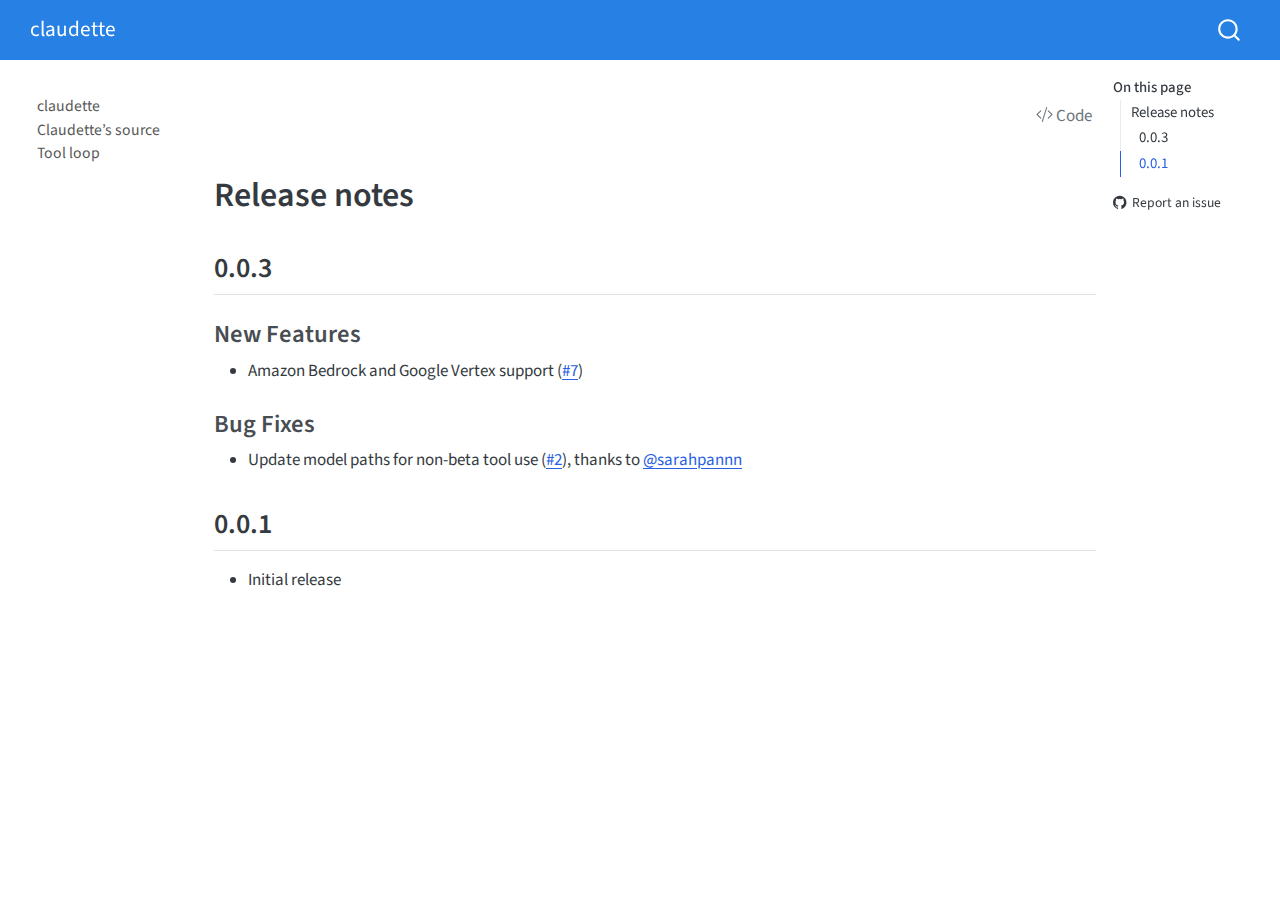
<file: CHANGELOG.html>
<!DOCTYPE html>
<html xmlns="http://www.w3.org/1999/xhtml" lang="en" xml:lang="en"><head>

<meta charset="utf-8">
<meta name="generator" content="quarto-1.4.555">

<meta name="viewport" content="width=device-width, initial-scale=1.0, user-scalable=yes">


<title>claudette</title>
<style>
code{white-space: pre-wrap;}
span.smallcaps{font-variant: small-caps;}
div.columns{display: flex; gap: min(4vw, 1.5em);}
div.column{flex: auto; overflow-x: auto;}
div.hanging-indent{margin-left: 1.5em; text-indent: -1.5em;}
ul.task-list{list-style: none;}
ul.task-list li input[type="checkbox"] {
  width: 0.8em;
  margin: 0 0.8em 0.2em -1em; /* quarto-specific, see https://github.com/quarto-dev/quarto-cli/issues/4556 */ 
  vertical-align: middle;
}
/* CSS for syntax highlighting */
pre > code.sourceCode { white-space: pre; position: relative; }
pre > code.sourceCode > span { line-height: 1.25; }
pre > code.sourceCode > span:empty { height: 1.2em; }
.sourceCode { overflow: visible; }
code.sourceCode > span { color: inherit; text-decoration: inherit; }
div.sourceCode { margin: 1em 0; }
pre.sourceCode { margin: 0; }
@media screen {
div.sourceCode { overflow: auto; }
}
@media print {
pre > code.sourceCode { white-space: pre-wrap; }
pre > code.sourceCode > span { text-indent: -5em; padding-left: 5em; }
}
pre.numberSource code
  { counter-reset: source-line 0; }
pre.numberSource code > span
  { position: relative; left: -4em; counter-increment: source-line; }
pre.numberSource code > span > a:first-child::before
  { content: counter(source-line);
    position: relative; left: -1em; text-align: right; vertical-align: baseline;
    border: none; display: inline-block;
    -webkit-touch-callout: none; -webkit-user-select: none;
    -khtml-user-select: none; -moz-user-select: none;
    -ms-user-select: none; user-select: none;
    padding: 0 4px; width: 4em;
  }
pre.numberSource { margin-left: 3em;  padding-left: 4px; }
div.sourceCode
  {   }
@media screen {
pre > code.sourceCode > span > a:first-child::before { text-decoration: underline; }
}
</style>


<script src="site_libs/quarto-nav/quarto-nav.js"></script>
<script src="site_libs/quarto-nav/headroom.min.js"></script>
<script src="site_libs/clipboard/clipboard.min.js"></script>
<script src="site_libs/quarto-search/autocomplete.umd.js"></script>
<script src="site_libs/quarto-search/fuse.min.js"></script>
<script src="site_libs/quarto-search/quarto-search.js"></script>
<meta name="quarto:offset" content="./">
<script src="site_libs/quarto-html/quarto.js"></script>
<script src="site_libs/quarto-html/popper.min.js"></script>
<script src="site_libs/quarto-html/tippy.umd.min.js"></script>
<script src="site_libs/quarto-html/anchor.min.js"></script>
<link href="site_libs/quarto-html/tippy.css" rel="stylesheet">
<link href="site_libs/quarto-html/quarto-syntax-highlighting.css" rel="stylesheet" id="quarto-text-highlighting-styles">
<script src="site_libs/bootstrap/bootstrap.min.js"></script>
<link href="site_libs/bootstrap/bootstrap-icons.css" rel="stylesheet">
<link href="site_libs/bootstrap/bootstrap.min.css" rel="stylesheet" id="quarto-bootstrap" data-mode="light">
<script id="quarto-search-options" type="application/json">{
  "location": "navbar",
  "copy-button": false,
  "collapse-after": 3,
  "panel-placement": "end",
  "type": "overlay",
  "limit": 50,
  "keyboard-shortcut": [
    "f",
    "/",
    "s"
  ],
  "show-item-context": false,
  "language": {
    "search-no-results-text": "No results",
    "search-matching-documents-text": "matching documents",
    "search-copy-link-title": "Copy link to search",
    "search-hide-matches-text": "Hide additional matches",
    "search-more-match-text": "more match in this document",
    "search-more-matches-text": "more matches in this document",
    "search-clear-button-title": "Clear",
    "search-text-placeholder": "",
    "search-detached-cancel-button-title": "Cancel",
    "search-submit-button-title": "Submit",
    "search-label": "Search"
  }
}</script>


<link rel="stylesheet" href="styles.css">
<meta property="og:title" content="claudette">
<meta property="og:site_name" content="claudette">
<meta name="twitter:title" content="claudette">
<meta name="twitter:card" content="summary">
</head>

<body class="nav-sidebar floating nav-fixed">

<div id="quarto-search-results"></div>
  <header id="quarto-header" class="headroom fixed-top">
    <nav class="navbar navbar-expand-lg " data-bs-theme="dark">
      <div class="navbar-container container-fluid">
      <div class="navbar-brand-container mx-auto">
    <a class="navbar-brand" href="./index.html">
    <span class="navbar-title">claudette</span>
    </a>
  </div>
        <div class="quarto-navbar-tools tools-end">
</div>
          <div id="quarto-search" class="" title="Search"></div>
      </div> <!-- /container-fluid -->
    </nav>
  <nav class="quarto-secondary-nav">
    <div class="container-fluid d-flex">
      <button type="button" class="quarto-btn-toggle btn" data-bs-toggle="collapse" data-bs-target=".quarto-sidebar-collapse-item" aria-controls="quarto-sidebar" aria-expanded="false" aria-label="Toggle sidebar navigation" onclick="if (window.quartoToggleHeadroom) { window.quartoToggleHeadroom(); }">
        <i class="bi bi-layout-text-sidebar-reverse"></i>
      </button>
        <nav class="quarto-page-breadcrumbs" aria-label="breadcrumb"><ol class="breadcrumb"></ol></nav>
        <a class="flex-grow-1" role="button" data-bs-toggle="collapse" data-bs-target=".quarto-sidebar-collapse-item" aria-controls="quarto-sidebar" aria-expanded="false" aria-label="Toggle sidebar navigation" onclick="if (window.quartoToggleHeadroom) { window.quartoToggleHeadroom(); }">      
        </a>
    </div>
  </nav>
</header>
<!-- content -->
<div id="quarto-content" class="quarto-container page-columns page-rows-contents page-layout-article page-navbar">
<!-- sidebar -->
  <nav id="quarto-sidebar" class="sidebar collapse collapse-horizontal quarto-sidebar-collapse-item sidebar-navigation floating overflow-auto">
    <div class="sidebar-menu-container"> 
    <ul class="list-unstyled mt-1">
        <li class="sidebar-item">
  <div class="sidebar-item-container"> 
  <a href="./index.html" class="sidebar-item-text sidebar-link">
 <span class="menu-text">claudette</span></a>
  </div>
</li>
        <li class="sidebar-item">
  <div class="sidebar-item-container"> 
  <a href="./core.html" class="sidebar-item-text sidebar-link">
 <span class="menu-text">Claudette’s source</span></a>
  </div>
</li>
        <li class="sidebar-item">
  <div class="sidebar-item-container"> 
  <a href="./toolloop.html" class="sidebar-item-text sidebar-link">
 <span class="menu-text">Tool loop</span></a>
  </div>
</li>
    </ul>
    </div>
</nav>
<div id="quarto-sidebar-glass" class="quarto-sidebar-collapse-item" data-bs-toggle="collapse" data-bs-target=".quarto-sidebar-collapse-item"></div>
<!-- margin-sidebar -->
    <div id="quarto-margin-sidebar" class="sidebar margin-sidebar">
        <nav id="TOC" role="doc-toc" class="toc-active">
    <h2 id="toc-title">On this page</h2>
   
  <ul>
  <li><a href="#release-notes" id="toc-release-notes" class="nav-link active" data-scroll-target="#release-notes">Release notes</a>
  <ul class="collapse">
  <li><a href="#section" id="toc-section" class="nav-link" data-scroll-target="#section">0.0.3</a>
  <ul class="collapse">
  <li><a href="#new-features" id="toc-new-features" class="nav-link" data-scroll-target="#new-features">New Features</a></li>
  <li><a href="#bug-fixes" id="toc-bug-fixes" class="nav-link" data-scroll-target="#bug-fixes">Bug Fixes</a></li>
  </ul></li>
  <li><a href="#section-1" id="toc-section-1" class="nav-link" data-scroll-target="#section-1">0.0.1</a></li>
  </ul></li>
  </ul>
<div class="toc-actions"><ul><li><a href="https://github.com/AnswerDotAI/claudette/issues/new" class="toc-action"><i class="bi bi-github"></i>Report an issue</a></li></ul></div></nav>
    </div>
<!-- main -->
<main class="content" id="quarto-document-content"><div class="quarto-title-block"><div class="quarto-title-tools-only"><h1></h1><button type="button" class="btn code-tools-button" id="quarto-code-tools-source"><i class="bi"></i> Code</button></div></div>




<section id="release-notes" class="level1">
<h1>Release notes</h1>
<!-- do not remove -->
<section id="section" class="level2">
<h2 class="anchored" data-anchor-id="section">0.0.3</h2>
<section id="new-features" class="level3">
<h3 class="anchored" data-anchor-id="new-features">New Features</h3>
<ul>
<li>Amazon Bedrock and Google Vertex support (<a href="https://github.com/AnswerDotAI/claudette/issues/7">#7</a>)</li>
</ul>
</section>
<section id="bug-fixes" class="level3">
<h3 class="anchored" data-anchor-id="bug-fixes">Bug Fixes</h3>
<ul>
<li>Update model paths for non-beta tool use (<a href="https://github.com/AnswerDotAI/claudette/pull/2">#2</a>), thanks to <a href="https://github.com/sarahpannn"><span class="citation" data-cites="sarahpannn">@sarahpannn</span></a></li>
</ul>
</section>
</section>
<section id="section-1" class="level2">
<h2 class="anchored" data-anchor-id="section-1">0.0.1</h2>
<ul>
<li>Initial release</li>
</ul>


<!-- -->

</section>
</section>

</main> <!-- /main -->
<script id="quarto-html-after-body" type="application/javascript">
window.document.addEventListener("DOMContentLoaded", function (event) {
  const toggleBodyColorMode = (bsSheetEl) => {
    const mode = bsSheetEl.getAttribute("data-mode");
    const bodyEl = window.document.querySelector("body");
    if (mode === "dark") {
      bodyEl.classList.add("quarto-dark");
      bodyEl.classList.remove("quarto-light");
    } else {
      bodyEl.classList.add("quarto-light");
      bodyEl.classList.remove("quarto-dark");
    }
  }
  const toggleBodyColorPrimary = () => {
    const bsSheetEl = window.document.querySelector("link#quarto-bootstrap");
    if (bsSheetEl) {
      toggleBodyColorMode(bsSheetEl);
    }
  }
  toggleBodyColorPrimary();  
  const icon = "";
  const anchorJS = new window.AnchorJS();
  anchorJS.options = {
    placement: 'right',
    icon: icon
  };
  anchorJS.add('.anchored');
  const isCodeAnnotation = (el) => {
    for (const clz of el.classList) {
      if (clz.startsWith('code-annotation-')) {                     
        return true;
      }
    }
    return false;
  }
  const clipboard = new window.ClipboardJS('.code-copy-button', {
    text: function(trigger) {
      const codeEl = trigger.previousElementSibling.cloneNode(true);
      for (const childEl of codeEl.children) {
        if (isCodeAnnotation(childEl)) {
          childEl.remove();
        }
      }
      return codeEl.innerText;
    }
  });
  clipboard.on('success', function(e) {
    // button target
    const button = e.trigger;
    // don't keep focus
    button.blur();
    // flash "checked"
    button.classList.add('code-copy-button-checked');
    var currentTitle = button.getAttribute("title");
    button.setAttribute("title", "Copied!");
    let tooltip;
    if (window.bootstrap) {
      button.setAttribute("data-bs-toggle", "tooltip");
      button.setAttribute("data-bs-placement", "left");
      button.setAttribute("data-bs-title", "Copied!");
      tooltip = new bootstrap.Tooltip(button, 
        { trigger: "manual", 
          customClass: "code-copy-button-tooltip",
          offset: [0, -8]});
      tooltip.show();    
    }
    setTimeout(function() {
      if (tooltip) {
        tooltip.hide();
        button.removeAttribute("data-bs-title");
        button.removeAttribute("data-bs-toggle");
        button.removeAttribute("data-bs-placement");
      }
      button.setAttribute("title", currentTitle);
      button.classList.remove('code-copy-button-checked');
    }, 1000);
    // clear code selection
    e.clearSelection();
  });
  const viewSource = window.document.getElementById('quarto-view-source') ||
                     window.document.getElementById('quarto-code-tools-source');
  if (viewSource) {
    const sourceUrl = viewSource.getAttribute("data-quarto-source-url");
    viewSource.addEventListener("click", function(e) {
      if (sourceUrl) {
        // rstudio viewer pane
        if (/\bcapabilities=\b/.test(window.location)) {
          window.open(sourceUrl);
        } else {
          window.location.href = sourceUrl;
        }
      } else {
        const modal = new bootstrap.Modal(document.getElementById('quarto-embedded-source-code-modal'));
        modal.show();
      }
      return false;
    });
  }
  function toggleCodeHandler(show) {
    return function(e) {
      const detailsSrc = window.document.querySelectorAll(".cell > details > .sourceCode");
      for (let i=0; i<detailsSrc.length; i++) {
        const details = detailsSrc[i].parentElement;
        if (show) {
          details.open = true;
        } else {
          details.removeAttribute("open");
        }
      }
      const cellCodeDivs = window.document.querySelectorAll(".cell > .sourceCode");
      const fromCls = show ? "hidden" : "unhidden";
      const toCls = show ? "unhidden" : "hidden";
      for (let i=0; i<cellCodeDivs.length; i++) {
        const codeDiv = cellCodeDivs[i];
        if (codeDiv.classList.contains(fromCls)) {
          codeDiv.classList.remove(fromCls);
          codeDiv.classList.add(toCls);
        } 
      }
      return false;
    }
  }
  const hideAllCode = window.document.getElementById("quarto-hide-all-code");
  if (hideAllCode) {
    hideAllCode.addEventListener("click", toggleCodeHandler(false));
  }
  const showAllCode = window.document.getElementById("quarto-show-all-code");
  if (showAllCode) {
    showAllCode.addEventListener("click", toggleCodeHandler(true));
  }
    var localhostRegex = new RegExp(/^(?:http|https):\/\/localhost\:?[0-9]*\//);
    var mailtoRegex = new RegExp(/^mailto:/);
      var filterRegex = new RegExp("https:\/\/AnswerDotAI\.github\.io\/claudette");
    var isInternal = (href) => {
        return filterRegex.test(href) || localhostRegex.test(href) || mailtoRegex.test(href);
    }
    // Inspect non-navigation links and adorn them if external
 	var links = window.document.querySelectorAll('a[href]:not(.nav-link):not(.navbar-brand):not(.toc-action):not(.sidebar-link):not(.sidebar-item-toggle):not(.pagination-link):not(.no-external):not([aria-hidden]):not(.dropdown-item):not(.quarto-navigation-tool)');
    for (var i=0; i<links.length; i++) {
      const link = links[i];
      if (!isInternal(link.href)) {
        // undo the damage that might have been done by quarto-nav.js in the case of
        // links that we want to consider external
        if (link.dataset.originalHref !== undefined) {
          link.href = link.dataset.originalHref;
        }
      }
    }
  function tippyHover(el, contentFn, onTriggerFn, onUntriggerFn) {
    const config = {
      allowHTML: true,
      maxWidth: 500,
      delay: 100,
      arrow: false,
      appendTo: function(el) {
          return el.parentElement;
      },
      interactive: true,
      interactiveBorder: 10,
      theme: 'quarto',
      placement: 'bottom-start',
    };
    if (contentFn) {
      config.content = contentFn;
    }
    if (onTriggerFn) {
      config.onTrigger = onTriggerFn;
    }
    if (onUntriggerFn) {
      config.onUntrigger = onUntriggerFn;
    }
    window.tippy(el, config); 
  }
  const noterefs = window.document.querySelectorAll('a[role="doc-noteref"]');
  for (var i=0; i<noterefs.length; i++) {
    const ref = noterefs[i];
    tippyHover(ref, function() {
      // use id or data attribute instead here
      let href = ref.getAttribute('data-footnote-href') || ref.getAttribute('href');
      try { href = new URL(href).hash; } catch {}
      const id = href.replace(/^#\/?/, "");
      const note = window.document.getElementById(id);
      if (note) {
        return note.innerHTML;
      } else {
        return "";
      }
    });
  }
  const xrefs = window.document.querySelectorAll('a.quarto-xref');
  const processXRef = (id, note) => {
    // Strip column container classes
    const stripColumnClz = (el) => {
      el.classList.remove("page-full", "page-columns");
      if (el.children) {
        for (const child of el.children) {
          stripColumnClz(child);
        }
      }
    }
    stripColumnClz(note)
    if (id === null || id.startsWith('sec-')) {
      // Special case sections, only their first couple elements
      const container = document.createElement("div");
      if (note.children && note.children.length > 2) {
        container.appendChild(note.children[0].cloneNode(true));
        for (let i = 1; i < note.children.length; i++) {
          const child = note.children[i];
          if (child.tagName === "P" && child.innerText === "") {
            continue;
          } else {
            container.appendChild(child.cloneNode(true));
            break;
          }
        }
        if (window.Quarto?.typesetMath) {
          window.Quarto.typesetMath(container);
        }
        return container.innerHTML
      } else {
        if (window.Quarto?.typesetMath) {
          window.Quarto.typesetMath(note);
        }
        return note.innerHTML;
      }
    } else {
      // Remove any anchor links if they are present
      const anchorLink = note.querySelector('a.anchorjs-link');
      if (anchorLink) {
        anchorLink.remove();
      }
      if (window.Quarto?.typesetMath) {
        window.Quarto.typesetMath(note);
      }
      // TODO in 1.5, we should make sure this works without a callout special case
      if (note.classList.contains("callout")) {
        return note.outerHTML;
      } else {
        return note.innerHTML;
      }
    }
  }
  for (var i=0; i<xrefs.length; i++) {
    const xref = xrefs[i];
    tippyHover(xref, undefined, function(instance) {
      instance.disable();
      let url = xref.getAttribute('href');
      let hash = undefined; 
      if (url.startsWith('#')) {
        hash = url;
      } else {
        try { hash = new URL(url).hash; } catch {}
      }
      if (hash) {
        const id = hash.replace(/^#\/?/, "");
        const note = window.document.getElementById(id);
        if (note !== null) {
          try {
            const html = processXRef(id, note.cloneNode(true));
            instance.setContent(html);
          } finally {
            instance.enable();
            instance.show();
          }
        } else {
          // See if we can fetch this
          fetch(url.split('#')[0])
          .then(res => res.text())
          .then(html => {
            const parser = new DOMParser();
            const htmlDoc = parser.parseFromString(html, "text/html");
            const note = htmlDoc.getElementById(id);
            if (note !== null) {
              const html = processXRef(id, note);
              instance.setContent(html);
            } 
          }).finally(() => {
            instance.enable();
            instance.show();
          });
        }
      } else {
        // See if we can fetch a full url (with no hash to target)
        // This is a special case and we should probably do some content thinning / targeting
        fetch(url)
        .then(res => res.text())
        .then(html => {
          const parser = new DOMParser();
          const htmlDoc = parser.parseFromString(html, "text/html");
          const note = htmlDoc.querySelector('main.content');
          if (note !== null) {
            // This should only happen for chapter cross references
            // (since there is no id in the URL)
            // remove the first header
            if (note.children.length > 0 && note.children[0].tagName === "HEADER") {
              note.children[0].remove();
            }
            const html = processXRef(null, note);
            instance.setContent(html);
          } 
        }).finally(() => {
          instance.enable();
          instance.show();
        });
      }
    }, function(instance) {
    });
  }
      let selectedAnnoteEl;
      const selectorForAnnotation = ( cell, annotation) => {
        let cellAttr = 'data-code-cell="' + cell + '"';
        let lineAttr = 'data-code-annotation="' +  annotation + '"';
        const selector = 'span[' + cellAttr + '][' + lineAttr + ']';
        return selector;
      }
      const selectCodeLines = (annoteEl) => {
        const doc = window.document;
        const targetCell = annoteEl.getAttribute("data-target-cell");
        const targetAnnotation = annoteEl.getAttribute("data-target-annotation");
        const annoteSpan = window.document.querySelector(selectorForAnnotation(targetCell, targetAnnotation));
        const lines = annoteSpan.getAttribute("data-code-lines").split(",");
        const lineIds = lines.map((line) => {
          return targetCell + "-" + line;
        })
        let top = null;
        let height = null;
        let parent = null;
        if (lineIds.length > 0) {
            //compute the position of the single el (top and bottom and make a div)
            const el = window.document.getElementById(lineIds[0]);
            top = el.offsetTop;
            height = el.offsetHeight;
            parent = el.parentElement.parentElement;
          if (lineIds.length > 1) {
            const lastEl = window.document.getElementById(lineIds[lineIds.length - 1]);
            const bottom = lastEl.offsetTop + lastEl.offsetHeight;
            height = bottom - top;
          }
          if (top !== null && height !== null && parent !== null) {
            // cook up a div (if necessary) and position it 
            let div = window.document.getElementById("code-annotation-line-highlight");
            if (div === null) {
              div = window.document.createElement("div");
              div.setAttribute("id", "code-annotation-line-highlight");
              div.style.position = 'absolute';
              parent.appendChild(div);
            }
            div.style.top = top - 2 + "px";
            div.style.height = height + 4 + "px";
            div.style.left = 0;
            let gutterDiv = window.document.getElementById("code-annotation-line-highlight-gutter");
            if (gutterDiv === null) {
              gutterDiv = window.document.createElement("div");
              gutterDiv.setAttribute("id", "code-annotation-line-highlight-gutter");
              gutterDiv.style.position = 'absolute';
              const codeCell = window.document.getElementById(targetCell);
              const gutter = codeCell.querySelector('.code-annotation-gutter');
              gutter.appendChild(gutterDiv);
            }
            gutterDiv.style.top = top - 2 + "px";
            gutterDiv.style.height = height + 4 + "px";
          }
          selectedAnnoteEl = annoteEl;
        }
      };
      const unselectCodeLines = () => {
        const elementsIds = ["code-annotation-line-highlight", "code-annotation-line-highlight-gutter"];
        elementsIds.forEach((elId) => {
          const div = window.document.getElementById(elId);
          if (div) {
            div.remove();
          }
        });
        selectedAnnoteEl = undefined;
      };
        // Handle positioning of the toggle
    window.addEventListener(
      "resize",
      throttle(() => {
        elRect = undefined;
        if (selectedAnnoteEl) {
          selectCodeLines(selectedAnnoteEl);
        }
      }, 10)
    );
    function throttle(fn, ms) {
    let throttle = false;
    let timer;
      return (...args) => {
        if(!throttle) { // first call gets through
            fn.apply(this, args);
            throttle = true;
        } else { // all the others get throttled
            if(timer) clearTimeout(timer); // cancel #2
            timer = setTimeout(() => {
              fn.apply(this, args);
              timer = throttle = false;
            }, ms);
        }
      };
    }
      // Attach click handler to the DT
      const annoteDls = window.document.querySelectorAll('dt[data-target-cell]');
      for (const annoteDlNode of annoteDls) {
        annoteDlNode.addEventListener('click', (event) => {
          const clickedEl = event.target;
          if (clickedEl !== selectedAnnoteEl) {
            unselectCodeLines();
            const activeEl = window.document.querySelector('dt[data-target-cell].code-annotation-active');
            if (activeEl) {
              activeEl.classList.remove('code-annotation-active');
            }
            selectCodeLines(clickedEl);
            clickedEl.classList.add('code-annotation-active');
          } else {
            // Unselect the line
            unselectCodeLines();
            clickedEl.classList.remove('code-annotation-active');
          }
        });
      }
  const findCites = (el) => {
    const parentEl = el.parentElement;
    if (parentEl) {
      const cites = parentEl.dataset.cites;
      if (cites) {
        return {
          el,
          cites: cites.split(' ')
        };
      } else {
        return findCites(el.parentElement)
      }
    } else {
      return undefined;
    }
  };
  var bibliorefs = window.document.querySelectorAll('a[role="doc-biblioref"]');
  for (var i=0; i<bibliorefs.length; i++) {
    const ref = bibliorefs[i];
    const citeInfo = findCites(ref);
    if (citeInfo) {
      tippyHover(citeInfo.el, function() {
        var popup = window.document.createElement('div');
        citeInfo.cites.forEach(function(cite) {
          var citeDiv = window.document.createElement('div');
          citeDiv.classList.add('hanging-indent');
          citeDiv.classList.add('csl-entry');
          var biblioDiv = window.document.getElementById('ref-' + cite);
          if (biblioDiv) {
            citeDiv.innerHTML = biblioDiv.innerHTML;
          }
          popup.appendChild(citeDiv);
        });
        return popup.innerHTML;
      });
    }
  }
});
</script><div class="modal fade" id="quarto-embedded-source-code-modal" tabindex="-1" aria-labelledby="quarto-embedded-source-code-modal-label" aria-hidden="true"><div class="modal-dialog modal-dialog-scrollable"><div class="modal-content"><div class="modal-header"><h5 class="modal-title" id="quarto-embedded-source-code-modal-label">Source Code</h5><button class="btn-close" data-bs-dismiss="modal"></button></div><div class="modal-body"><div class="">
<div class="sourceCode" id="cb1" data-shortcodes="false"><pre class="sourceCode markdown code-with-copy"><code class="sourceCode markdown"><span id="cb1-1"><a href="#cb1-1" aria-hidden="true" tabindex="-1"></a><span class="fu"># Release notes</span></span>
<span id="cb1-2"><a href="#cb1-2" aria-hidden="true" tabindex="-1"></a></span>
<span id="cb1-3"><a href="#cb1-3" aria-hidden="true" tabindex="-1"></a><span class="co">&lt;!-- do not remove --&gt;</span></span>
<span id="cb1-4"><a href="#cb1-4" aria-hidden="true" tabindex="-1"></a></span>
<span id="cb1-5"><a href="#cb1-5" aria-hidden="true" tabindex="-1"></a><span class="fu">## 0.0.3</span></span>
<span id="cb1-6"><a href="#cb1-6" aria-hidden="true" tabindex="-1"></a></span>
<span id="cb1-7"><a href="#cb1-7" aria-hidden="true" tabindex="-1"></a><span class="fu">### New Features</span></span>
<span id="cb1-8"><a href="#cb1-8" aria-hidden="true" tabindex="-1"></a></span>
<span id="cb1-9"><a href="#cb1-9" aria-hidden="true" tabindex="-1"></a><span class="ss">- </span>Amazon Bedrock and Google Vertex support (<span class="co">[</span><span class="ot">#7</span><span class="co">](https://github.com/AnswerDotAI/claudette/issues/7)</span>)</span>
<span id="cb1-10"><a href="#cb1-10" aria-hidden="true" tabindex="-1"></a></span>
<span id="cb1-11"><a href="#cb1-11" aria-hidden="true" tabindex="-1"></a><span class="fu">### Bug Fixes</span></span>
<span id="cb1-12"><a href="#cb1-12" aria-hidden="true" tabindex="-1"></a></span>
<span id="cb1-13"><a href="#cb1-13" aria-hidden="true" tabindex="-1"></a><span class="ss">- </span>Update model paths for non-beta tool use (<span class="co">[</span><span class="ot">#2</span><span class="co">](https://github.com/AnswerDotAI/claudette/pull/2)</span>), thanks to <span class="co">[</span><span class="ot">@sarahpannn</span><span class="co">](https://github.com/sarahpannn)</span></span>
<span id="cb1-14"><a href="#cb1-14" aria-hidden="true" tabindex="-1"></a></span>
<span id="cb1-15"><a href="#cb1-15" aria-hidden="true" tabindex="-1"></a></span>
<span id="cb1-16"><a href="#cb1-16" aria-hidden="true" tabindex="-1"></a><span class="fu">## 0.0.1</span></span>
<span id="cb1-17"><a href="#cb1-17" aria-hidden="true" tabindex="-1"></a></span>
<span id="cb1-18"><a href="#cb1-18" aria-hidden="true" tabindex="-1"></a><span class="ss">- </span>Initial release</span></code><button title="Copy to Clipboard" class="code-copy-button"><i class="bi"></i></button></pre></div>
</div></div></div></div></div>
</div> <!-- /content -->




<footer class="footer"><div class="nav-footer"><div class="nav-footer-center"><div class="toc-actions d-sm-block d-md-none"><ul><li><a href="https://github.com/AnswerDotAI/claudette/issues/new" class="toc-action"><i class="bi bi-github"></i>Report an issue</a></li></ul></div></div></div></footer></body></html>
</file>
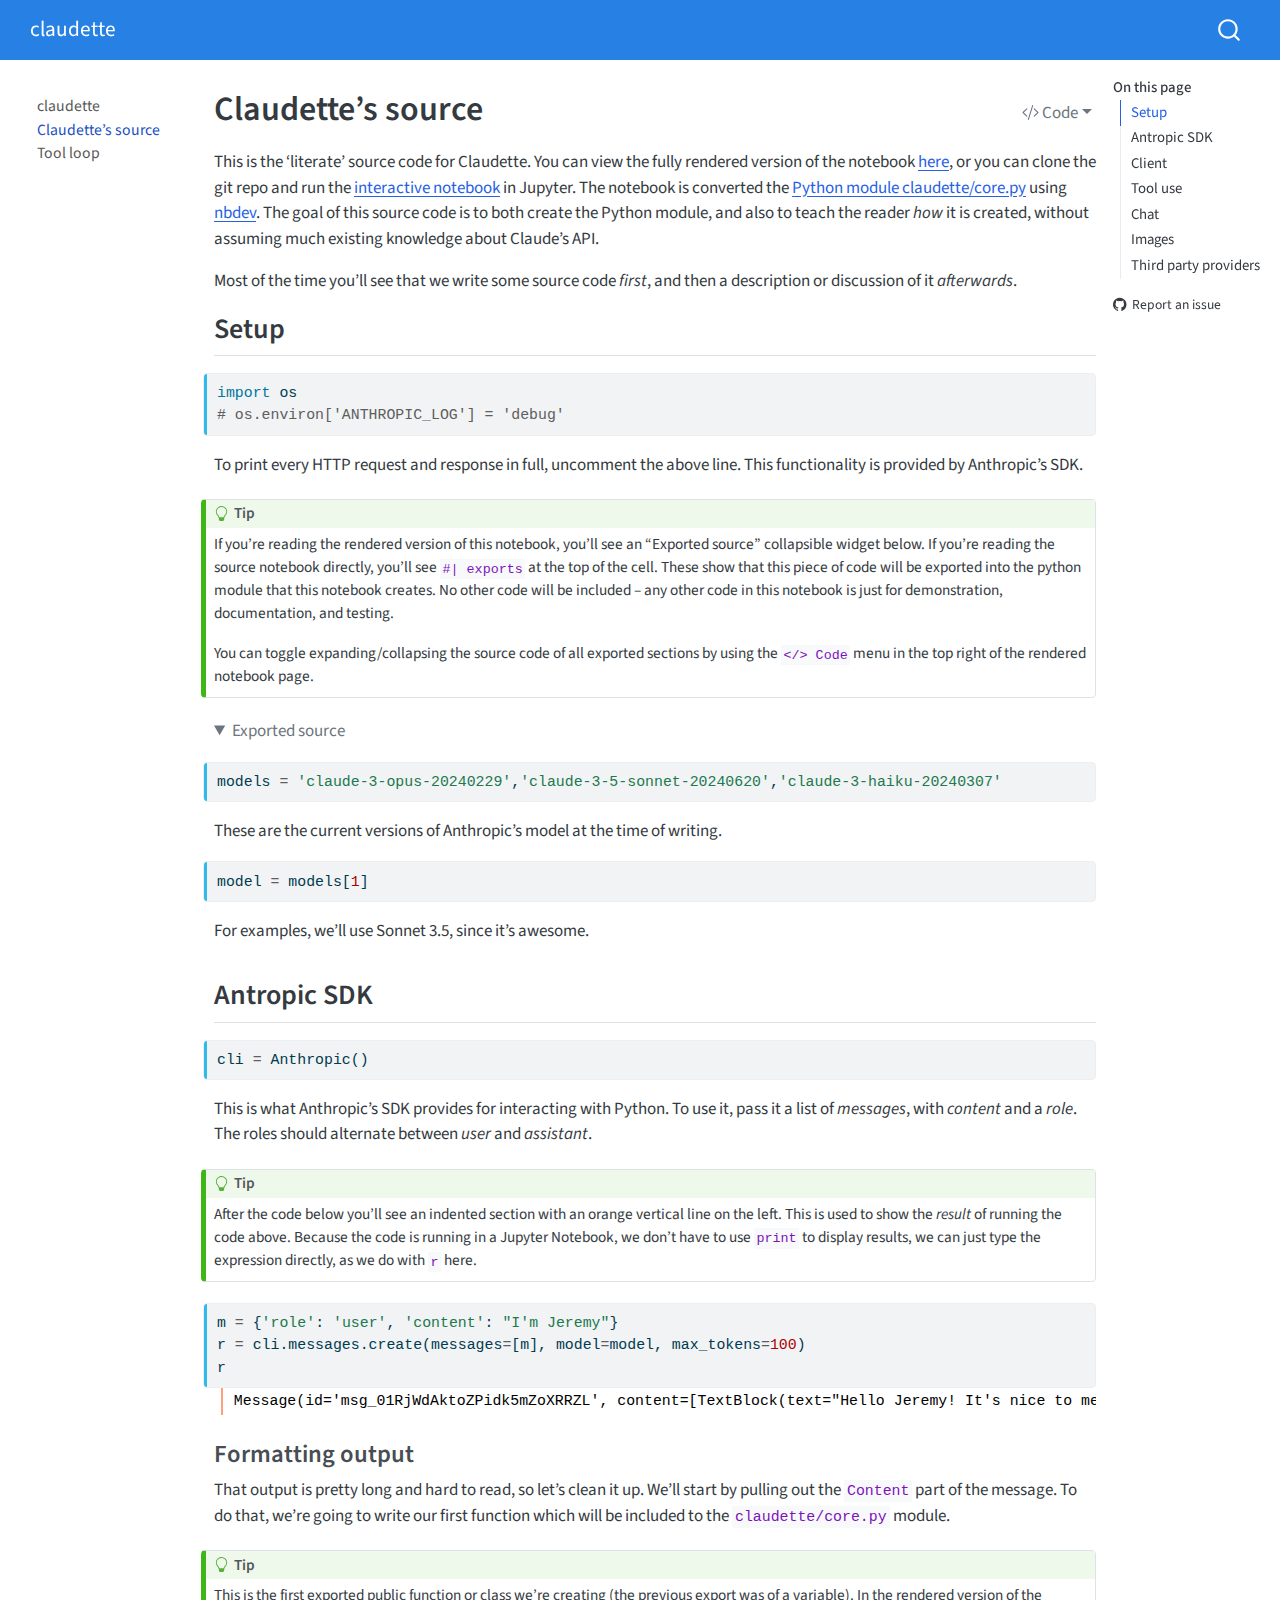
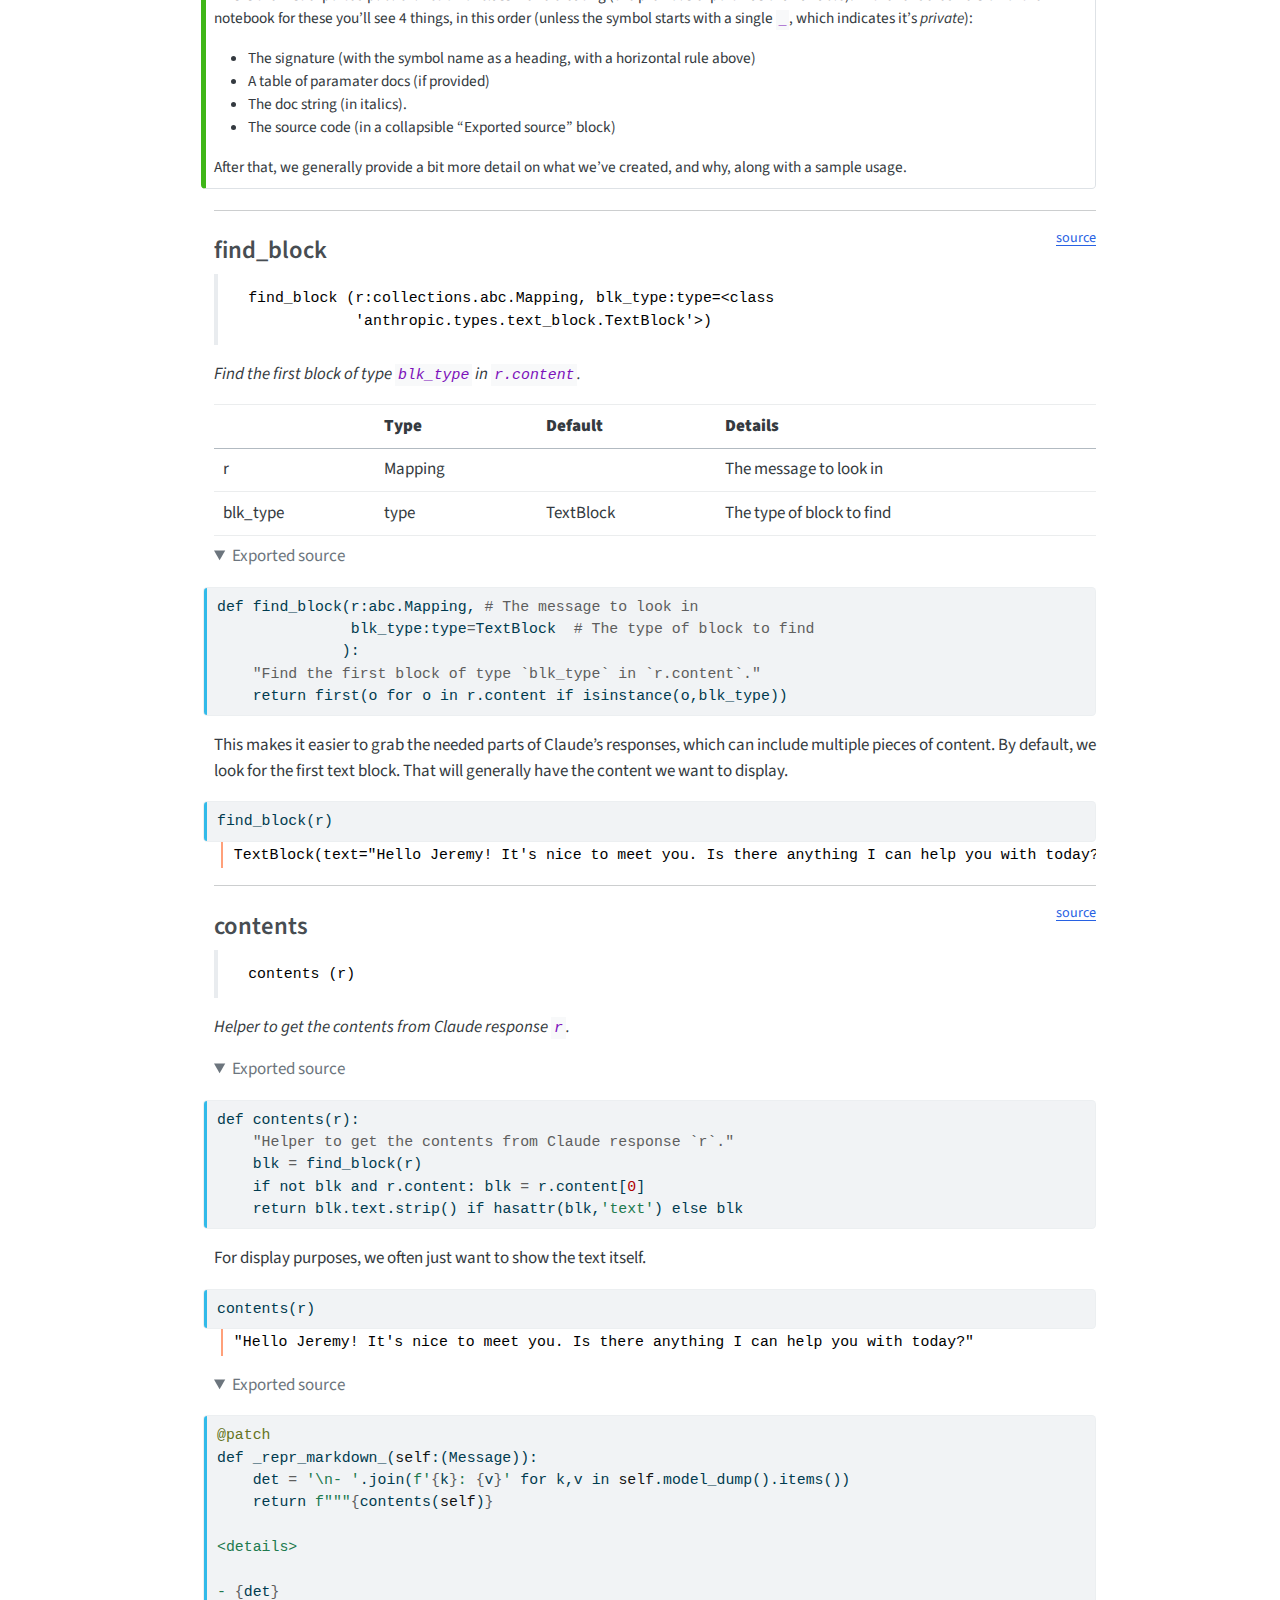
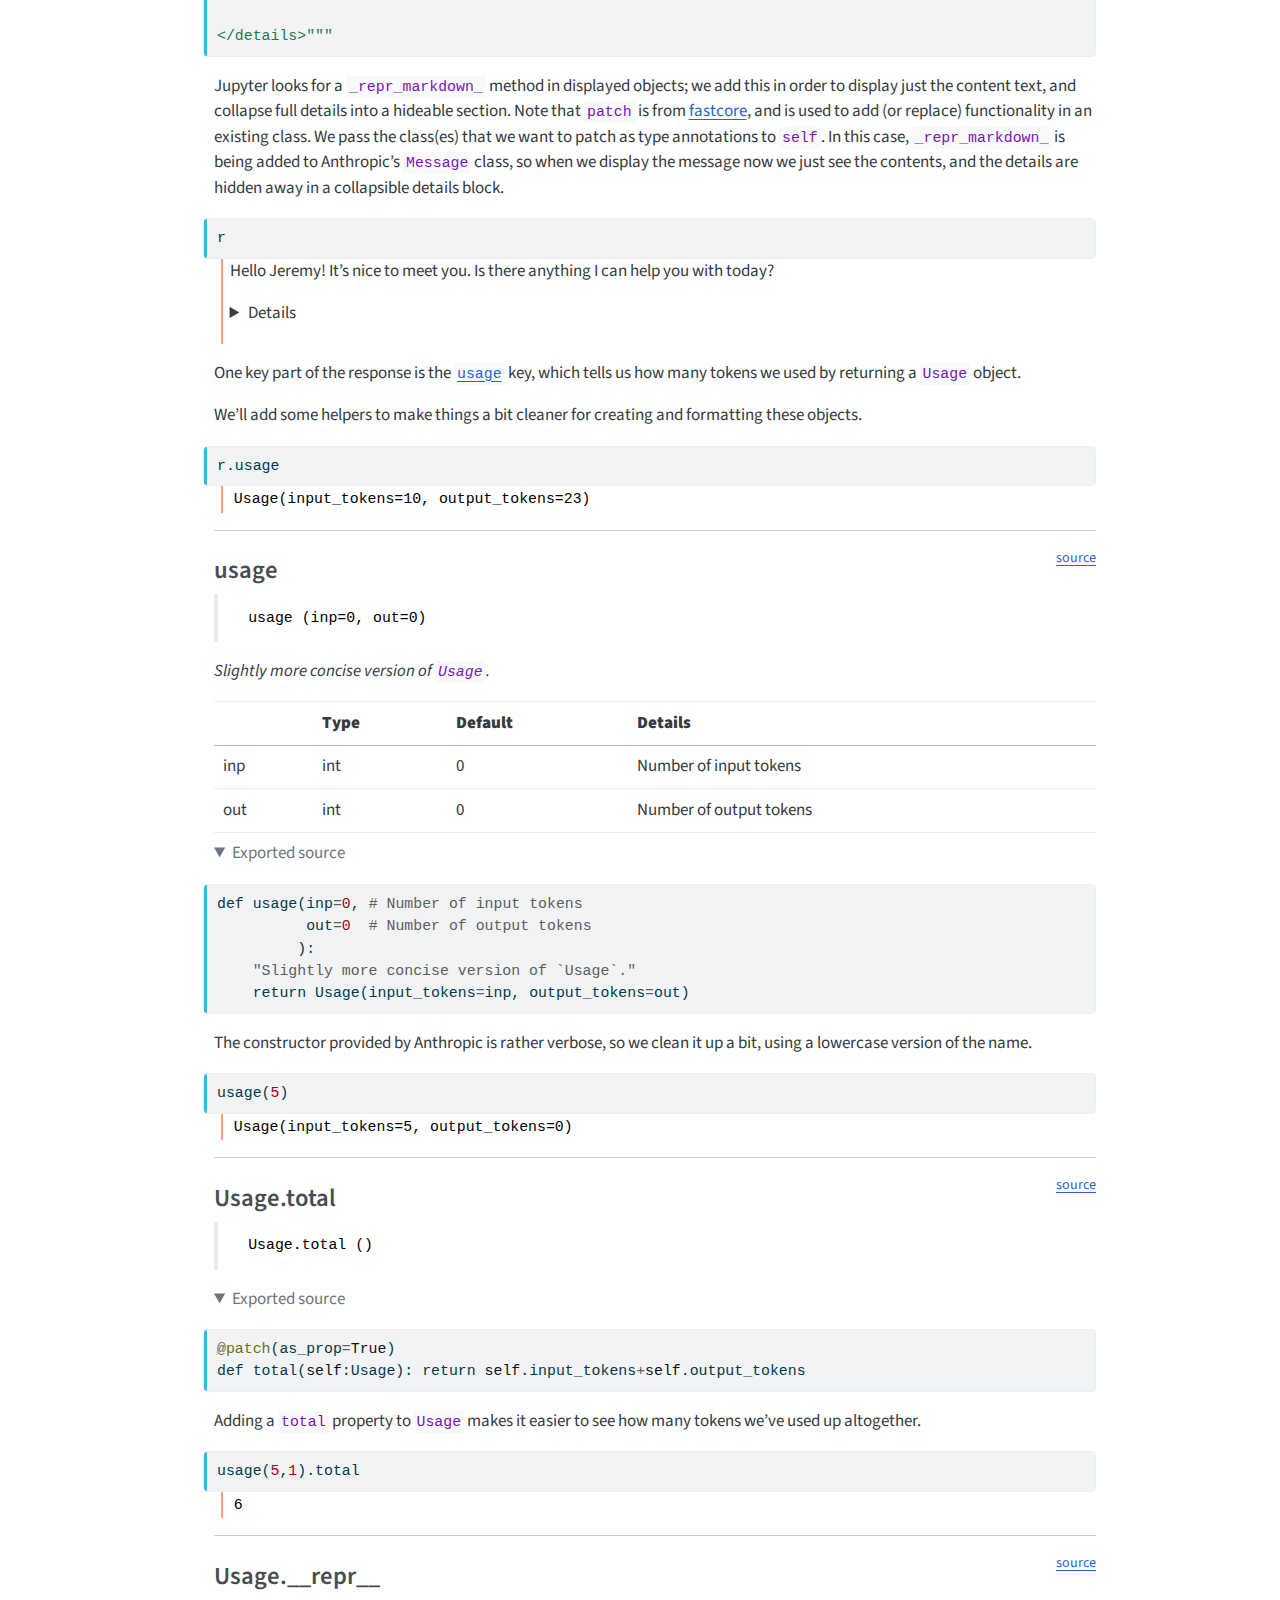
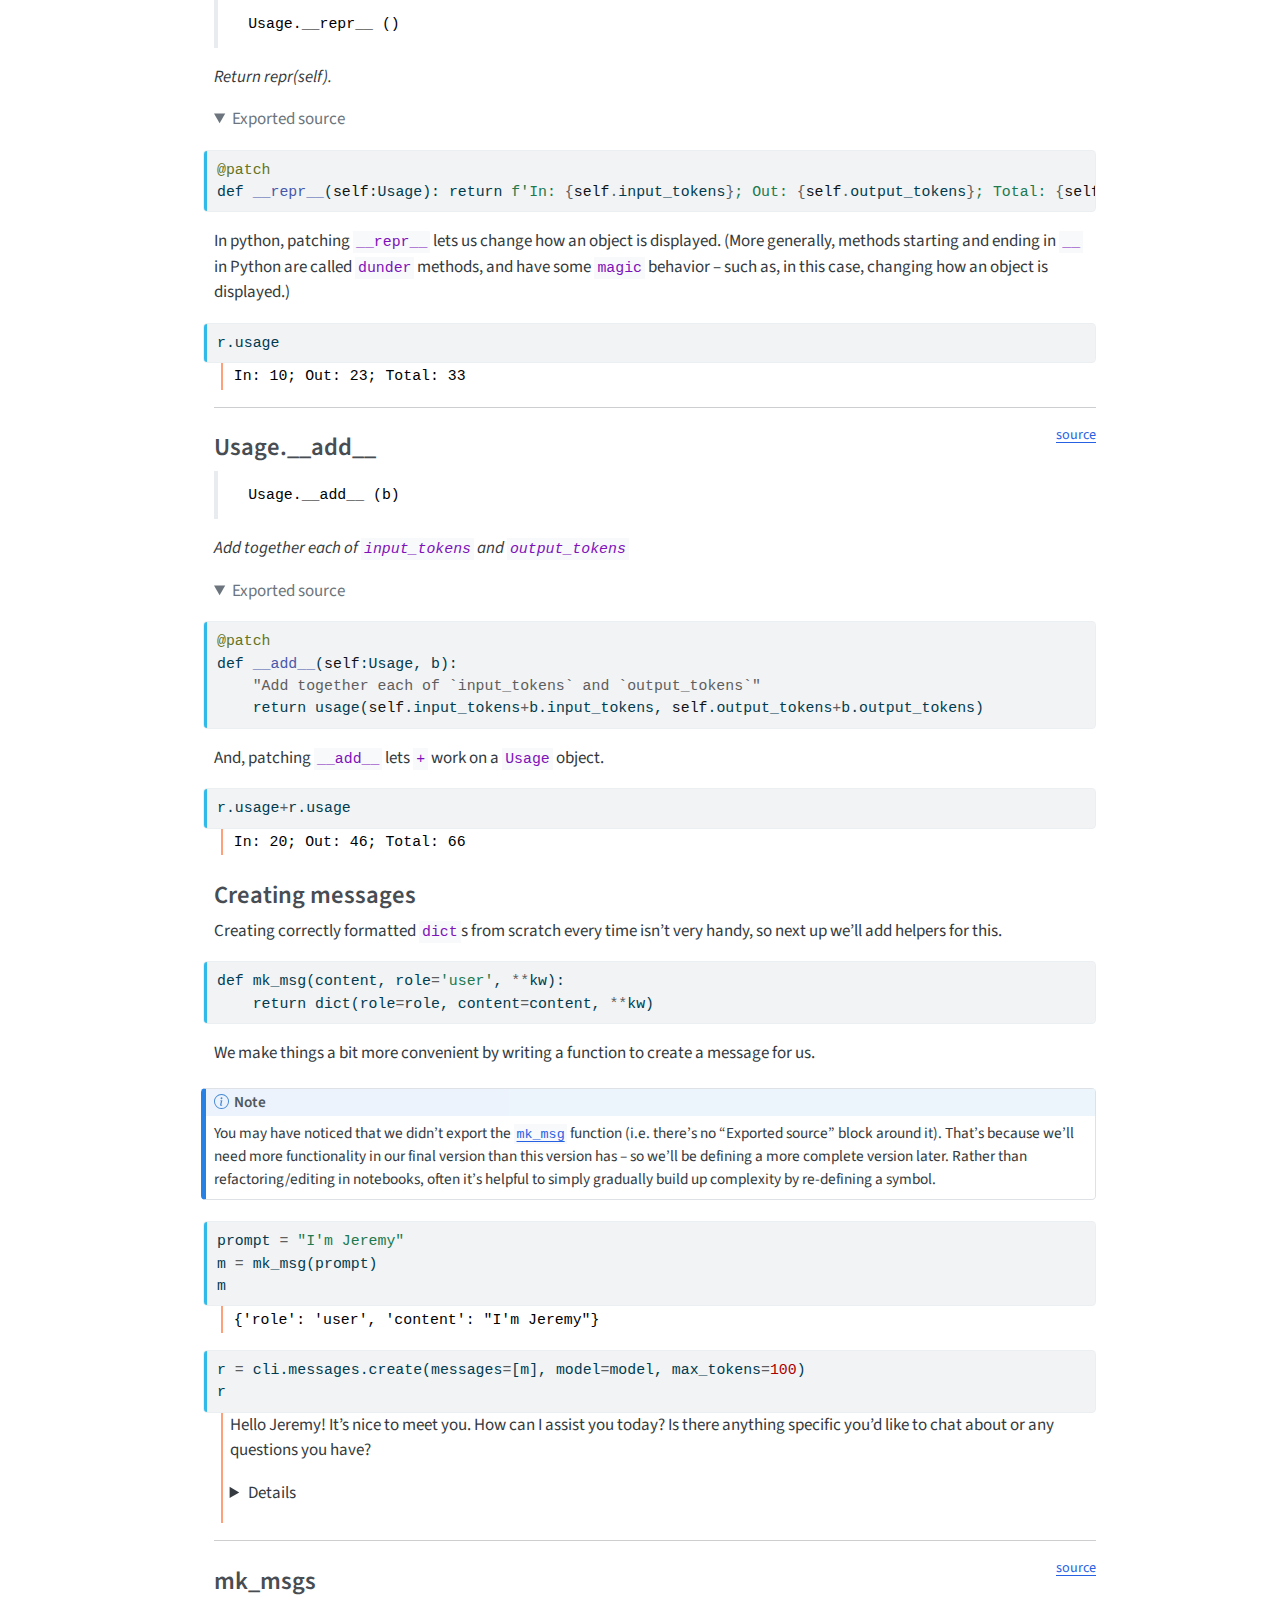
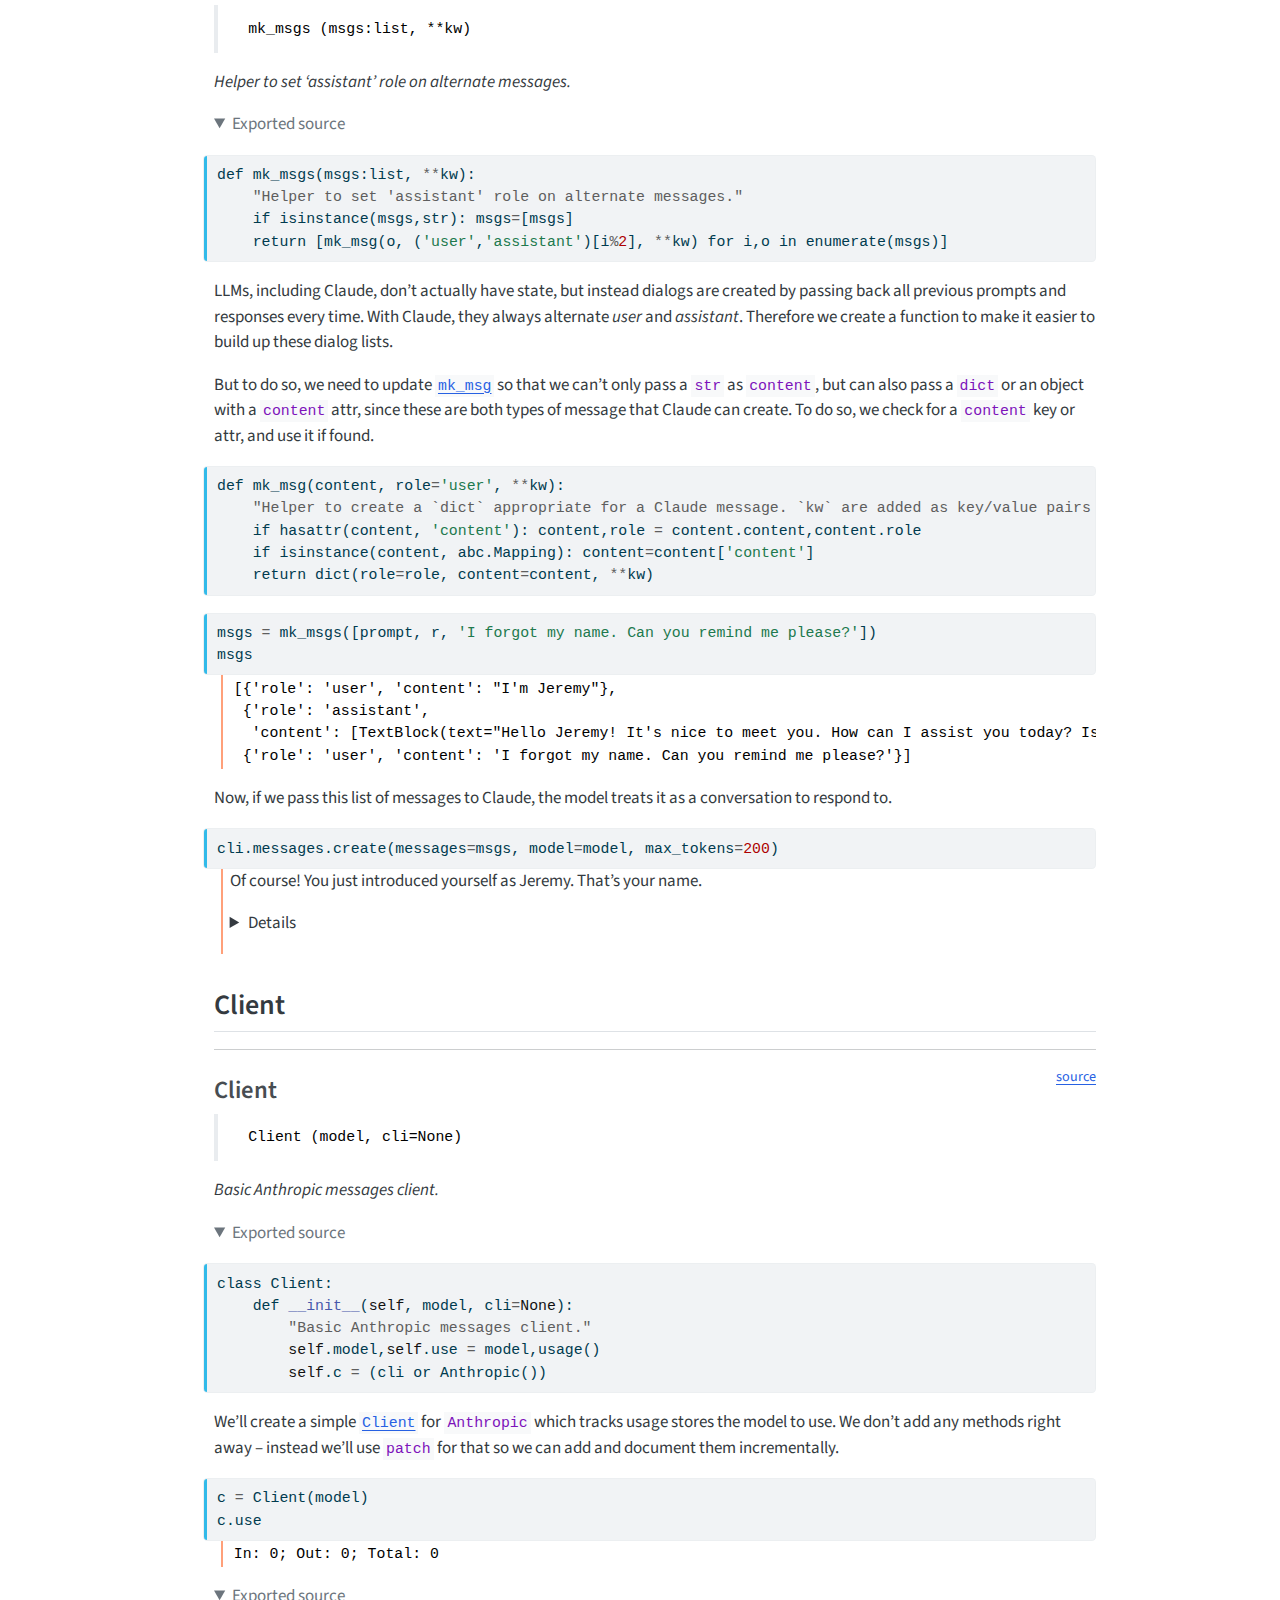
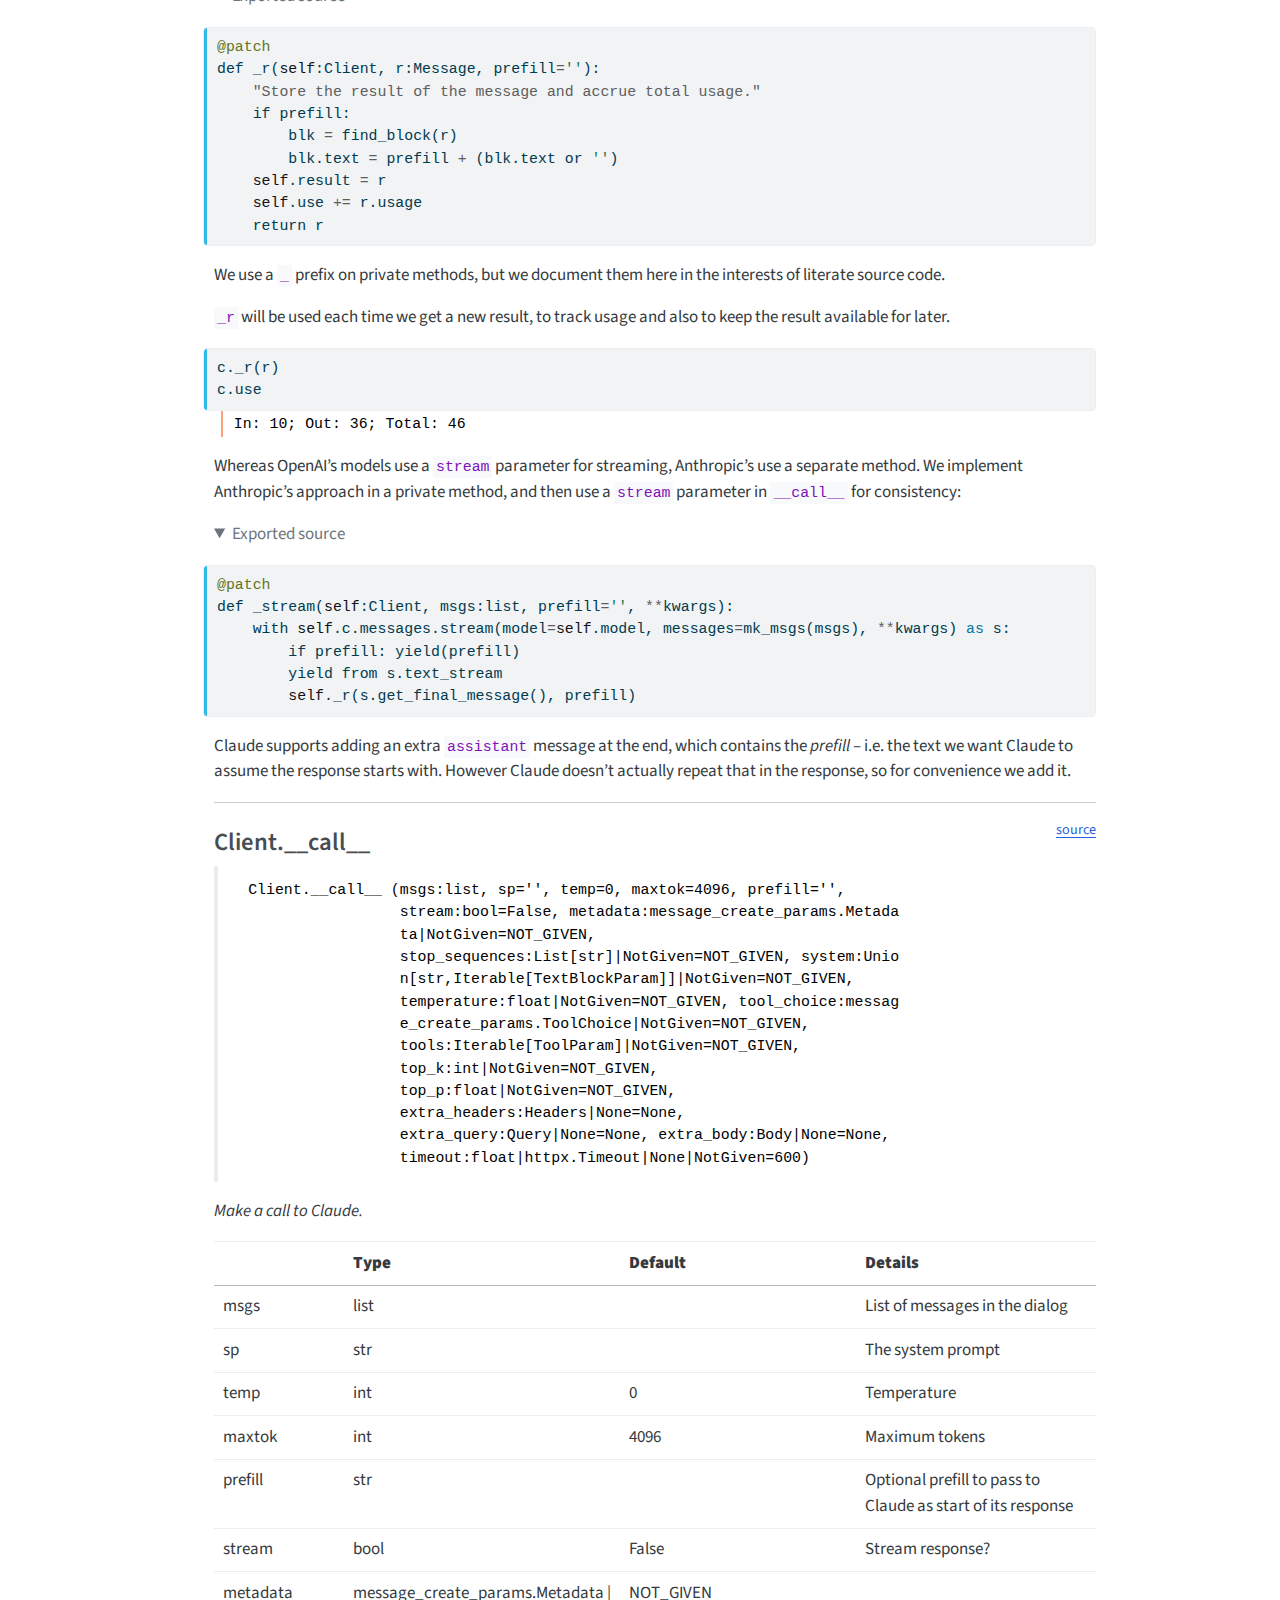
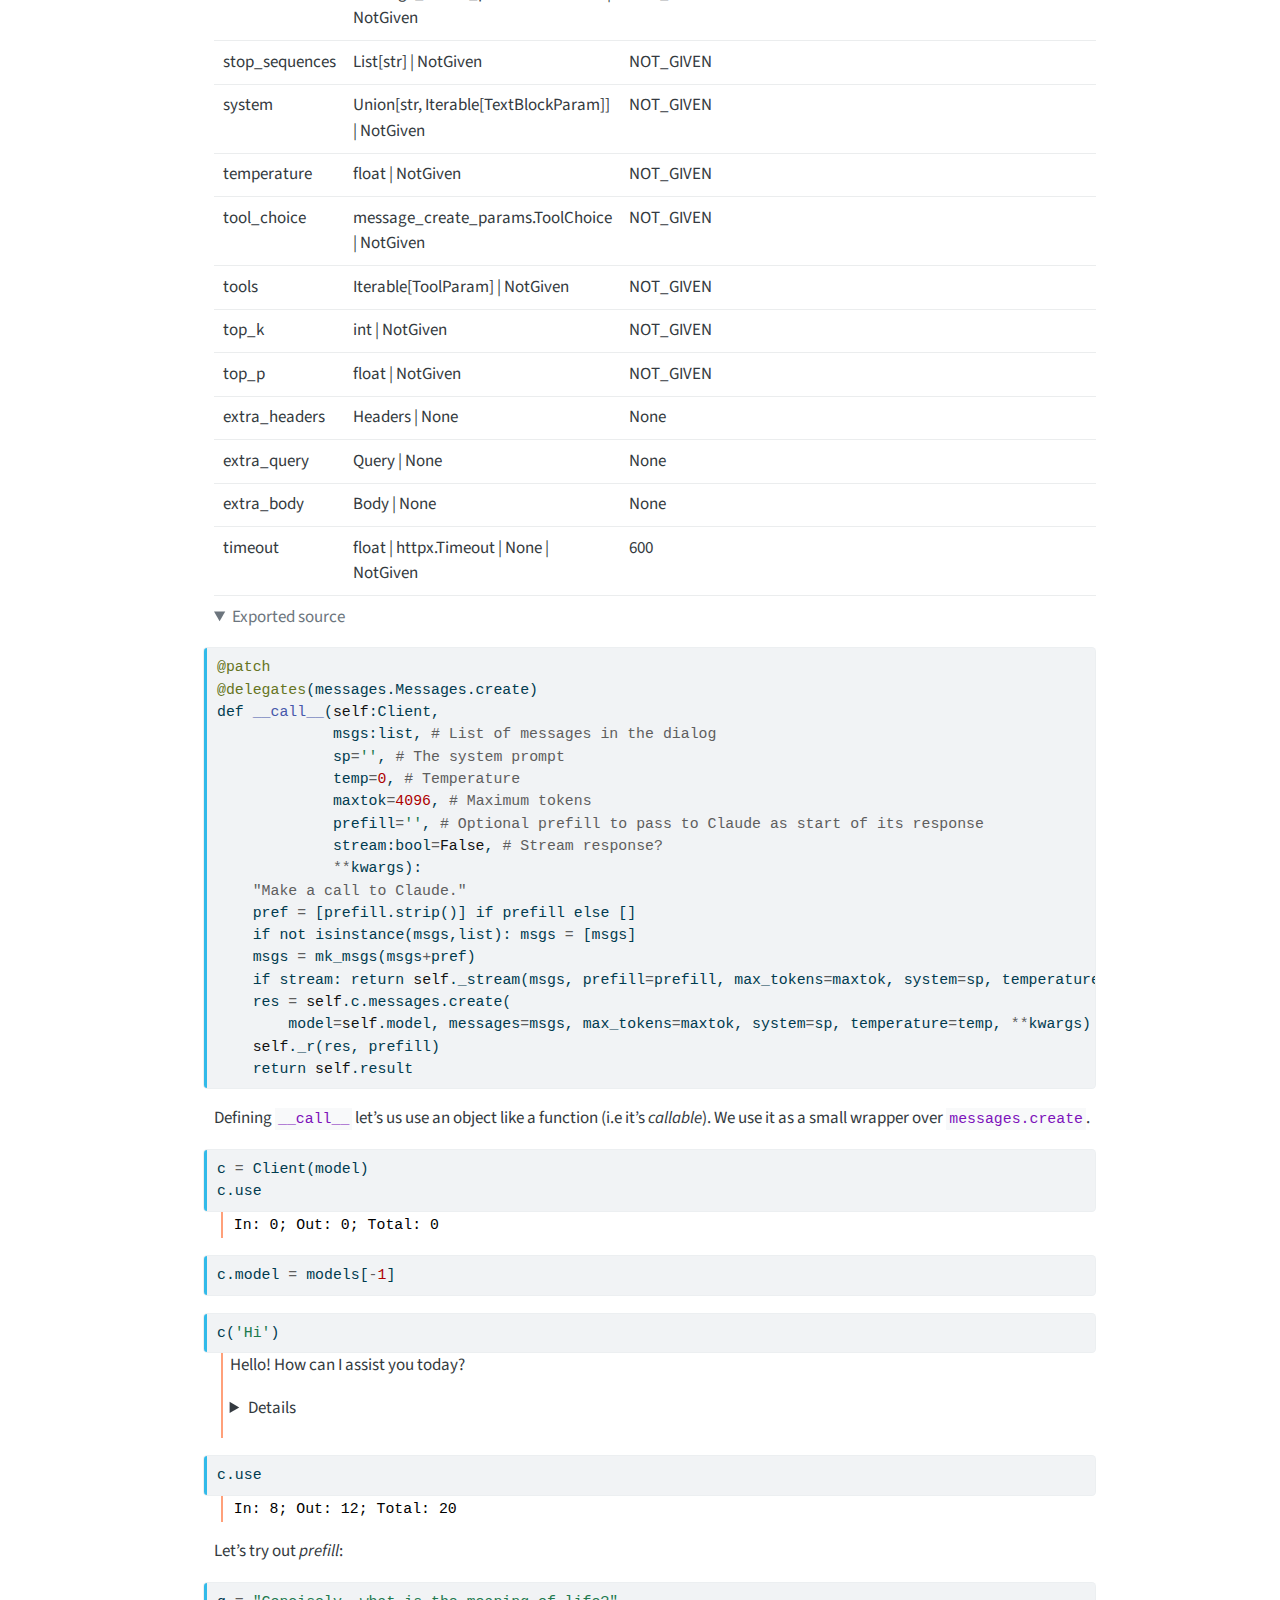
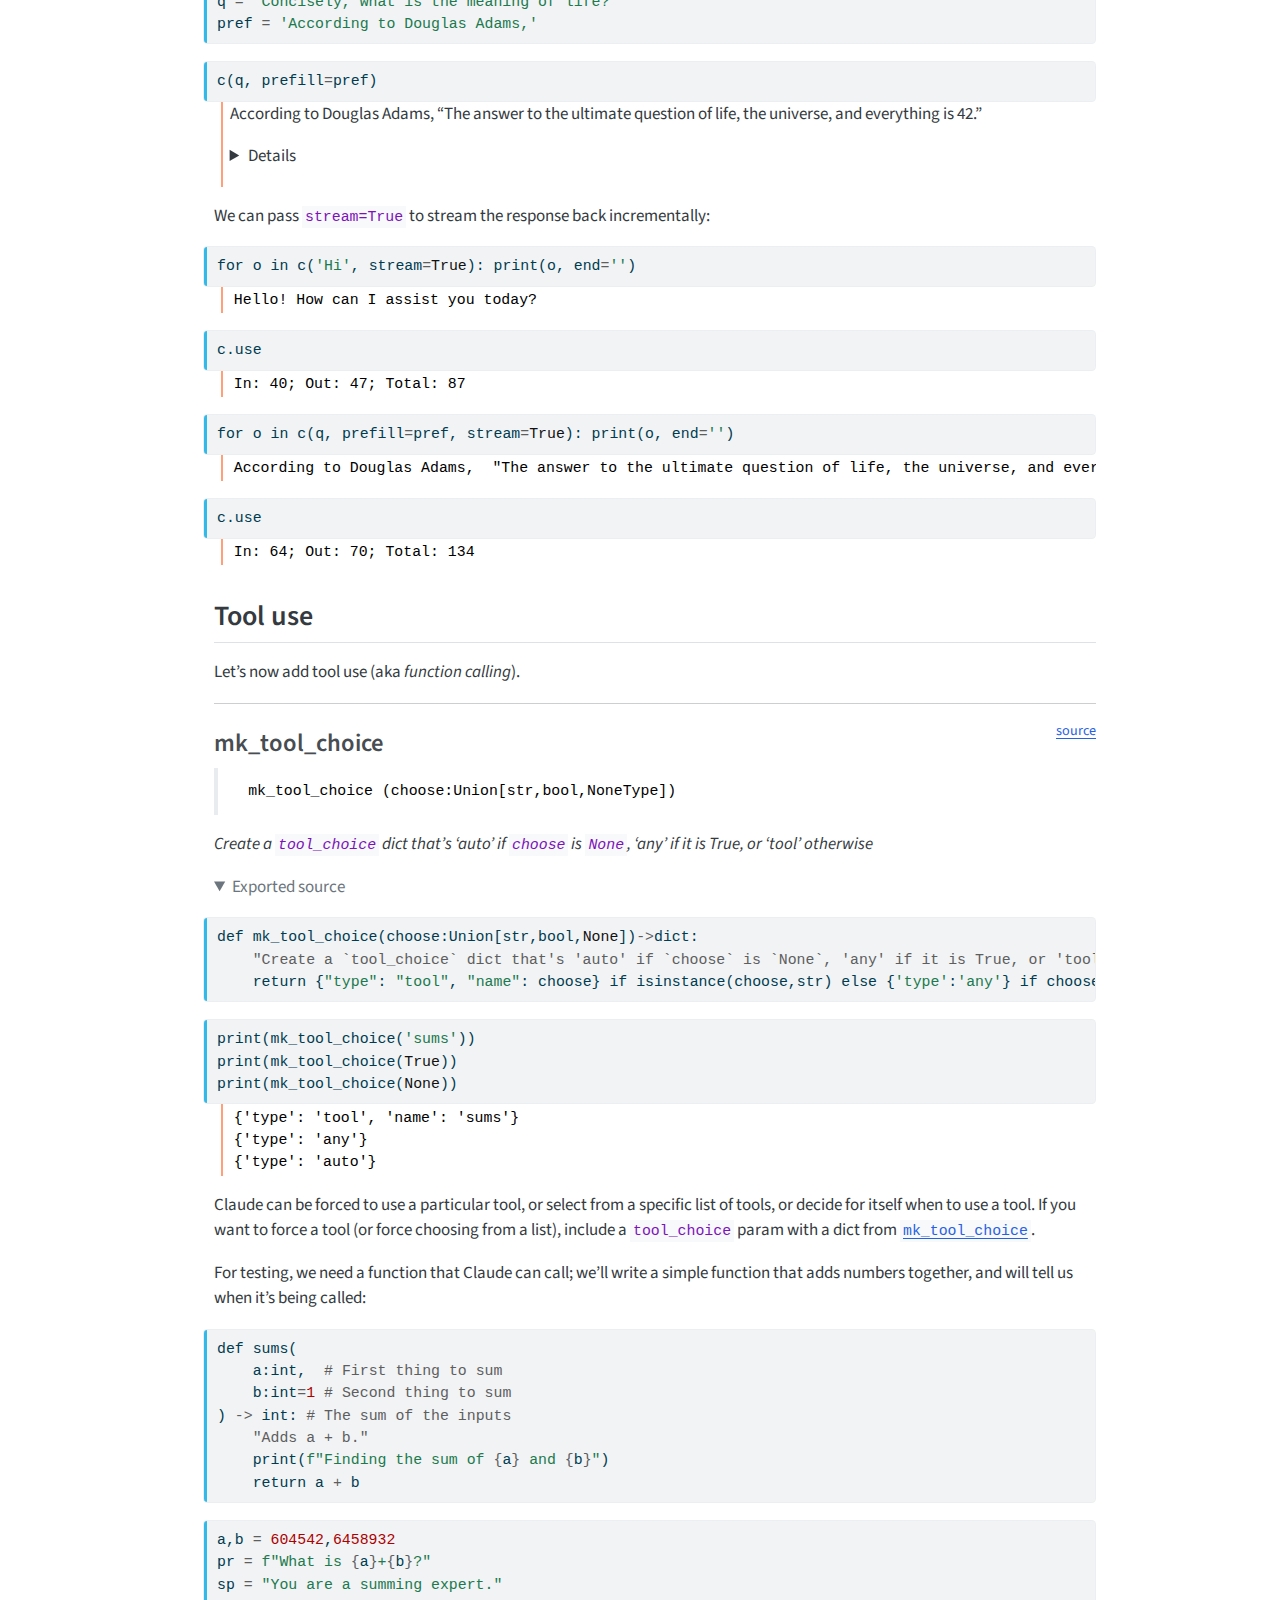
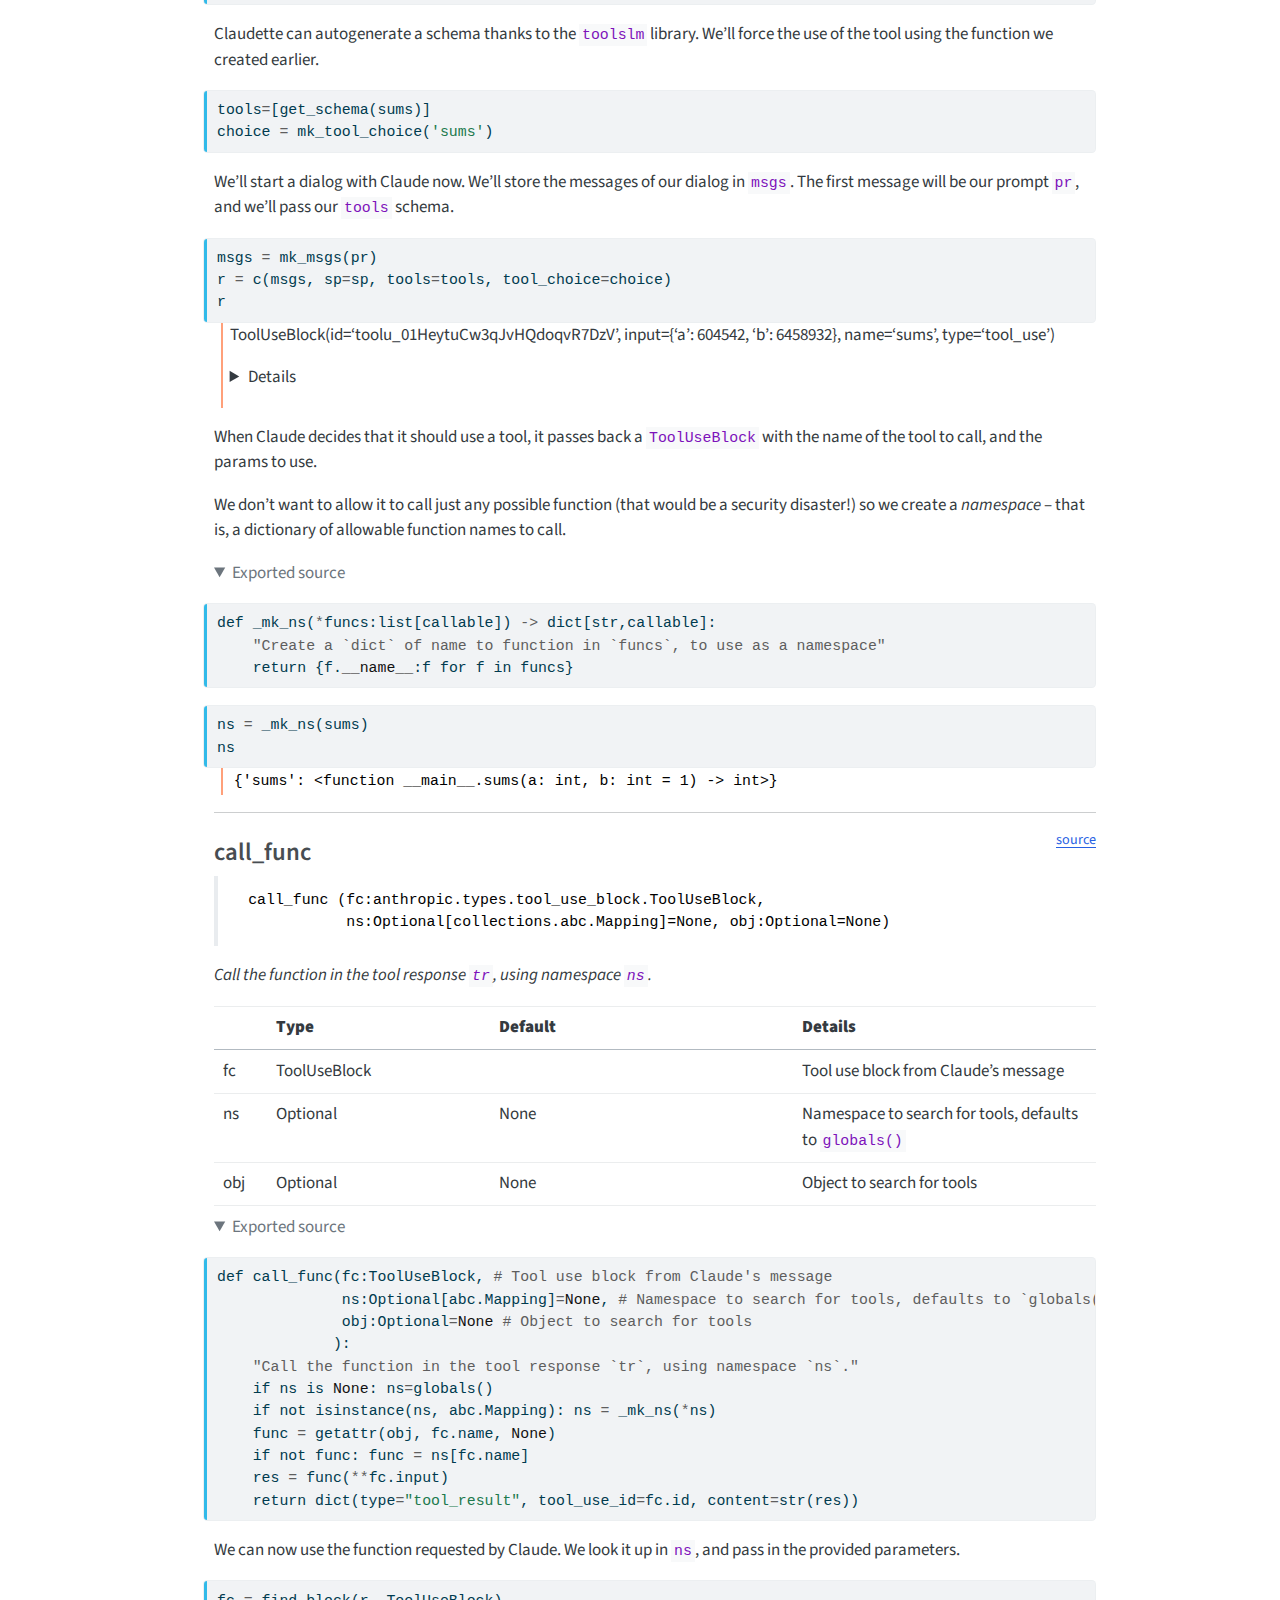
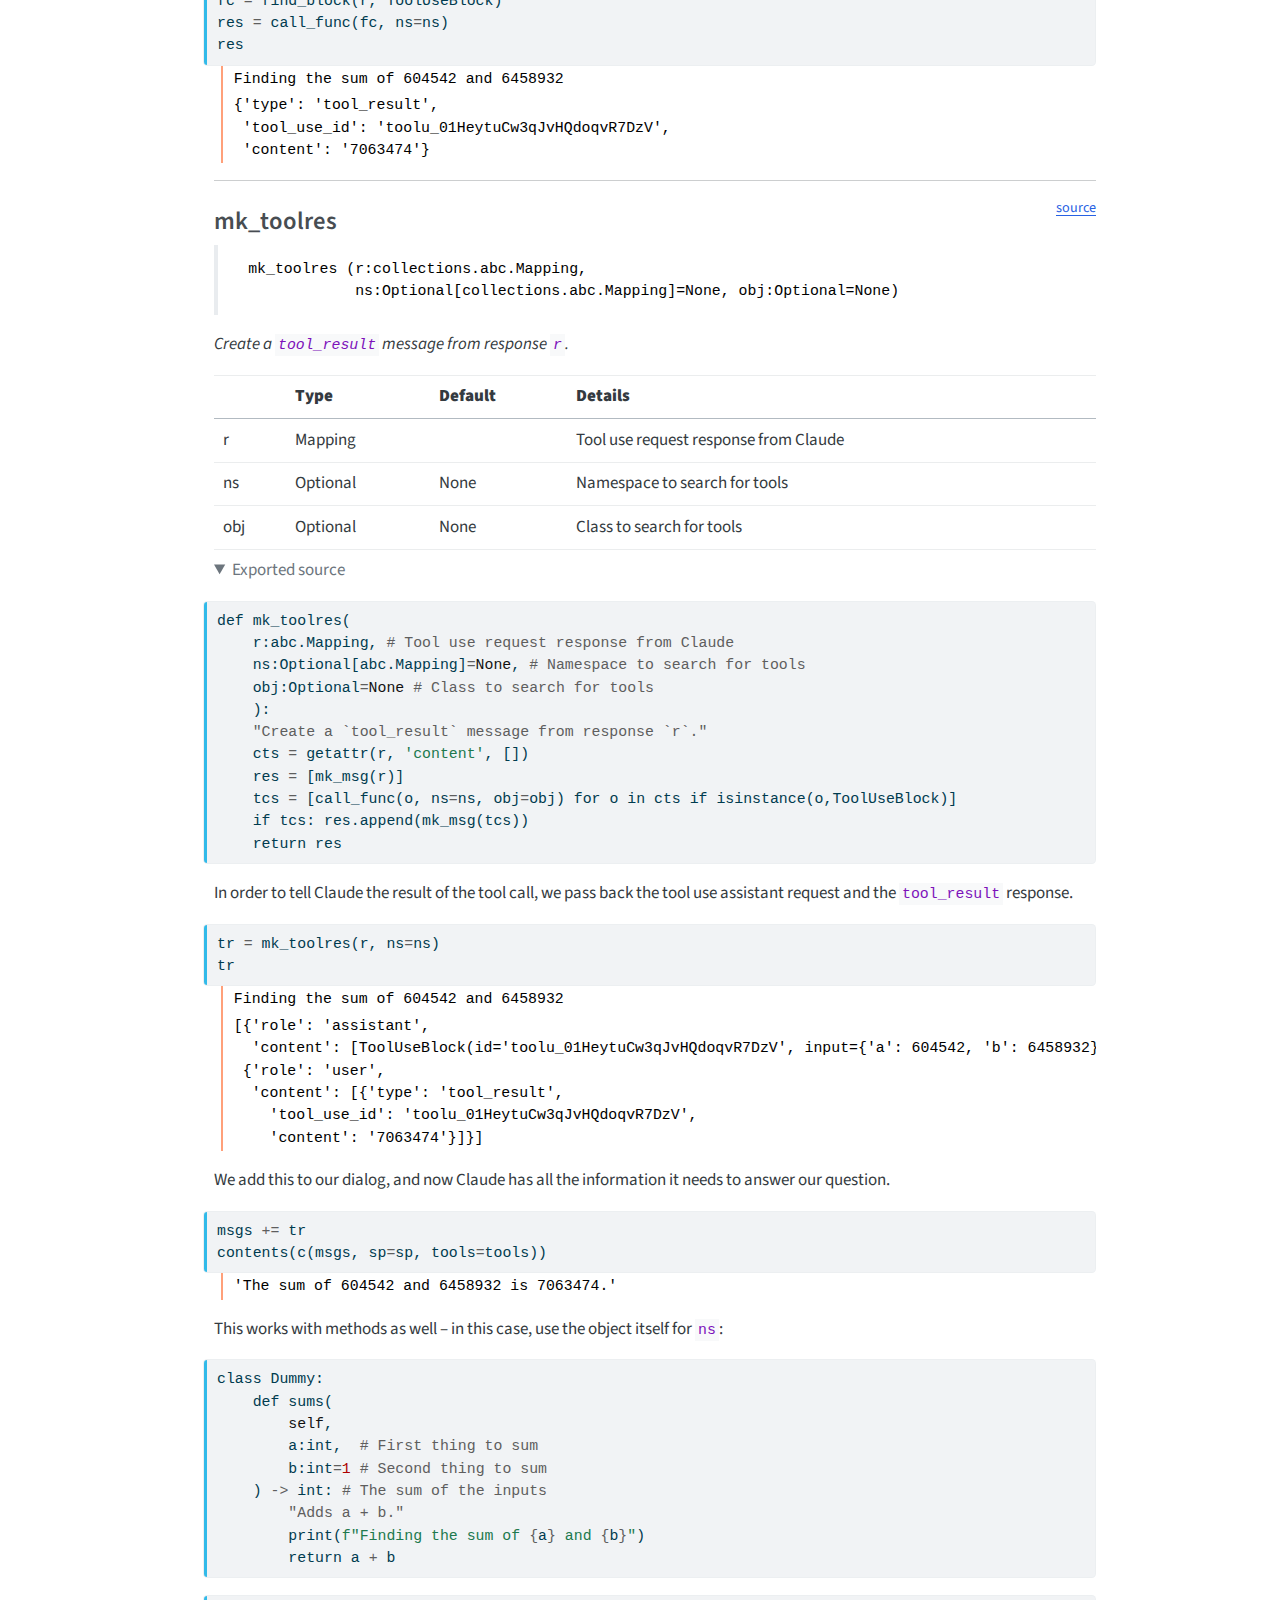
<file: core.html>
<!DOCTYPE html>
<html xmlns="http://www.w3.org/1999/xhtml" lang="en" xml:lang="en"><head>

<meta charset="utf-8">
<meta name="generator" content="quarto-1.4.555">

<meta name="viewport" content="width=device-width, initial-scale=1.0, user-scalable=yes">


<title>claudette - Claudette’s source</title>
<style>
code{white-space: pre-wrap;}
span.smallcaps{font-variant: small-caps;}
div.columns{display: flex; gap: min(4vw, 1.5em);}
div.column{flex: auto; overflow-x: auto;}
div.hanging-indent{margin-left: 1.5em; text-indent: -1.5em;}
ul.task-list{list-style: none;}
ul.task-list li input[type="checkbox"] {
  width: 0.8em;
  margin: 0 0.8em 0.2em -1em; /* quarto-specific, see https://github.com/quarto-dev/quarto-cli/issues/4556 */ 
  vertical-align: middle;
}
/* CSS for syntax highlighting */
pre > code.sourceCode { white-space: pre; position: relative; }
pre > code.sourceCode > span { line-height: 1.25; }
pre > code.sourceCode > span:empty { height: 1.2em; }
.sourceCode { overflow: visible; }
code.sourceCode > span { color: inherit; text-decoration: inherit; }
div.sourceCode { margin: 1em 0; }
pre.sourceCode { margin: 0; }
@media screen {
div.sourceCode { overflow: auto; }
}
@media print {
pre > code.sourceCode { white-space: pre-wrap; }
pre > code.sourceCode > span { text-indent: -5em; padding-left: 5em; }
}
pre.numberSource code
  { counter-reset: source-line 0; }
pre.numberSource code > span
  { position: relative; left: -4em; counter-increment: source-line; }
pre.numberSource code > span > a:first-child::before
  { content: counter(source-line);
    position: relative; left: -1em; text-align: right; vertical-align: baseline;
    border: none; display: inline-block;
    -webkit-touch-callout: none; -webkit-user-select: none;
    -khtml-user-select: none; -moz-user-select: none;
    -ms-user-select: none; user-select: none;
    padding: 0 4px; width: 4em;
  }
pre.numberSource { margin-left: 3em;  padding-left: 4px; }
div.sourceCode
  {   }
@media screen {
pre > code.sourceCode > span > a:first-child::before { text-decoration: underline; }
}
</style>


<script src="site_libs/quarto-nav/quarto-nav.js"></script>
<script src="site_libs/quarto-nav/headroom.min.js"></script>
<script src="site_libs/clipboard/clipboard.min.js"></script>
<script src="site_libs/quarto-search/autocomplete.umd.js"></script>
<script src="site_libs/quarto-search/fuse.min.js"></script>
<script src="site_libs/quarto-search/quarto-search.js"></script>
<meta name="quarto:offset" content="./">
<script src="site_libs/quarto-html/quarto.js"></script>
<script src="site_libs/quarto-html/popper.min.js"></script>
<script src="site_libs/quarto-html/tippy.umd.min.js"></script>
<script src="site_libs/quarto-html/anchor.min.js"></script>
<link href="site_libs/quarto-html/tippy.css" rel="stylesheet">
<link href="site_libs/quarto-html/quarto-syntax-highlighting.css" rel="stylesheet" id="quarto-text-highlighting-styles">
<script src="site_libs/bootstrap/bootstrap.min.js"></script>
<link href="site_libs/bootstrap/bootstrap-icons.css" rel="stylesheet">
<link href="site_libs/bootstrap/bootstrap.min.css" rel="stylesheet" id="quarto-bootstrap" data-mode="light">
<script id="quarto-search-options" type="application/json">{
  "location": "navbar",
  "copy-button": false,
  "collapse-after": 3,
  "panel-placement": "end",
  "type": "overlay",
  "limit": 50,
  "keyboard-shortcut": [
    "f",
    "/",
    "s"
  ],
  "show-item-context": false,
  "language": {
    "search-no-results-text": "No results",
    "search-matching-documents-text": "matching documents",
    "search-copy-link-title": "Copy link to search",
    "search-hide-matches-text": "Hide additional matches",
    "search-more-match-text": "more match in this document",
    "search-more-matches-text": "more matches in this document",
    "search-clear-button-title": "Clear",
    "search-text-placeholder": "",
    "search-detached-cancel-button-title": "Cancel",
    "search-submit-button-title": "Submit",
    "search-label": "Search"
  }
}</script>


<link rel="stylesheet" href="styles.css">
<meta property="og:title" content="claudette - Claudette’s source">
<meta property="og:description" content="Claudette is Claude’s friend">
<meta property="og:site_name" content="claudette">
<meta name="twitter:title" content="claudette - Claudette’s source">
<meta name="twitter:description" content="Claudette is Claude’s friend">
<meta name="twitter:card" content="summary">
</head>

<body class="nav-sidebar floating nav-fixed">

<div id="quarto-search-results"></div>
  <header id="quarto-header" class="headroom fixed-top">
    <nav class="navbar navbar-expand-lg " data-bs-theme="dark">
      <div class="navbar-container container-fluid">
      <div class="navbar-brand-container mx-auto">
    <a class="navbar-brand" href="./index.html">
    <span class="navbar-title">claudette</span>
    </a>
  </div>
        <div class="quarto-navbar-tools tools-end">
</div>
          <div id="quarto-search" class="" title="Search"></div>
      </div> <!-- /container-fluid -->
    </nav>
  <nav class="quarto-secondary-nav">
    <div class="container-fluid d-flex">
      <button type="button" class="quarto-btn-toggle btn" data-bs-toggle="collapse" data-bs-target=".quarto-sidebar-collapse-item" aria-controls="quarto-sidebar" aria-expanded="false" aria-label="Toggle sidebar navigation" onclick="if (window.quartoToggleHeadroom) { window.quartoToggleHeadroom(); }">
        <i class="bi bi-layout-text-sidebar-reverse"></i>
      </button>
        <nav class="quarto-page-breadcrumbs" aria-label="breadcrumb"><ol class="breadcrumb"><li class="breadcrumb-item"><a href="./core.html">Claudette’s source</a></li></ol></nav>
        <a class="flex-grow-1" role="button" data-bs-toggle="collapse" data-bs-target=".quarto-sidebar-collapse-item" aria-controls="quarto-sidebar" aria-expanded="false" aria-label="Toggle sidebar navigation" onclick="if (window.quartoToggleHeadroom) { window.quartoToggleHeadroom(); }">      
        </a>
    </div>
  </nav>
</header>
<!-- content -->
<div id="quarto-content" class="quarto-container page-columns page-rows-contents page-layout-article page-navbar">
<!-- sidebar -->
  <nav id="quarto-sidebar" class="sidebar collapse collapse-horizontal quarto-sidebar-collapse-item sidebar-navigation floating overflow-auto">
    <div class="sidebar-menu-container"> 
    <ul class="list-unstyled mt-1">
        <li class="sidebar-item">
  <div class="sidebar-item-container"> 
  <a href="./index.html" class="sidebar-item-text sidebar-link">
 <span class="menu-text">claudette</span></a>
  </div>
</li>
        <li class="sidebar-item">
  <div class="sidebar-item-container"> 
  <a href="./core.html" class="sidebar-item-text sidebar-link active">
 <span class="menu-text">Claudette’s source</span></a>
  </div>
</li>
        <li class="sidebar-item">
  <div class="sidebar-item-container"> 
  <a href="./toolloop.html" class="sidebar-item-text sidebar-link">
 <span class="menu-text">Tool loop</span></a>
  </div>
</li>
    </ul>
    </div>
</nav>
<div id="quarto-sidebar-glass" class="quarto-sidebar-collapse-item" data-bs-toggle="collapse" data-bs-target=".quarto-sidebar-collapse-item"></div>
<!-- margin-sidebar -->
    <div id="quarto-margin-sidebar" class="sidebar margin-sidebar">
        <nav id="TOC" role="doc-toc" class="toc-active">
    <h2 id="toc-title">On this page</h2>
   
  <ul>
  <li><a href="#setup" id="toc-setup" class="nav-link active" data-scroll-target="#setup">Setup</a></li>
  <li><a href="#antropic-sdk" id="toc-antropic-sdk" class="nav-link" data-scroll-target="#antropic-sdk">Antropic SDK</a>
  <ul class="collapse">
  <li><a href="#formatting-output" id="toc-formatting-output" class="nav-link" data-scroll-target="#formatting-output">Formatting output</a></li>
  <li><a href="#find_block" id="toc-find_block" class="nav-link" data-scroll-target="#find_block">find_block</a></li>
  <li><a href="#contents" id="toc-contents" class="nav-link" data-scroll-target="#contents">contents</a></li>
  <li><a href="#usage" id="toc-usage" class="nav-link" data-scroll-target="#usage">usage</a></li>
  <li><a href="#usage.total" id="toc-usage.total" class="nav-link" data-scroll-target="#usage.total">Usage.total</a></li>
  <li><a href="#usage.__repr__" id="toc-usage.__repr__" class="nav-link" data-scroll-target="#usage.__repr__">Usage.__repr__</a></li>
  <li><a href="#usage.__add__" id="toc-usage.__add__" class="nav-link" data-scroll-target="#usage.__add__">Usage.__add__</a></li>
  <li><a href="#creating-messages" id="toc-creating-messages" class="nav-link" data-scroll-target="#creating-messages">Creating messages</a></li>
  <li><a href="#mk_msgs" id="toc-mk_msgs" class="nav-link" data-scroll-target="#mk_msgs">mk_msgs</a></li>
  </ul></li>
  <li><a href="#client" id="toc-client" class="nav-link" data-scroll-target="#client">Client</a>
  <ul class="collapse">
  <li><a href="#client-1" id="toc-client-1" class="nav-link" data-scroll-target="#client-1">Client</a></li>
  <li><a href="#client.__call__" id="toc-client.__call__" class="nav-link" data-scroll-target="#client.__call__">Client.__call__</a></li>
  </ul></li>
  <li><a href="#tool-use" id="toc-tool-use" class="nav-link" data-scroll-target="#tool-use">Tool use</a>
  <ul class="collapse">
  <li><a href="#mk_tool_choice" id="toc-mk_tool_choice" class="nav-link" data-scroll-target="#mk_tool_choice">mk_tool_choice</a></li>
  <li><a href="#call_func" id="toc-call_func" class="nav-link" data-scroll-target="#call_func">call_func</a></li>
  <li><a href="#mk_toolres" id="toc-mk_toolres" class="nav-link" data-scroll-target="#mk_toolres">mk_toolres</a></li>
  </ul></li>
  <li><a href="#chat" id="toc-chat" class="nav-link" data-scroll-target="#chat">Chat</a>
  <ul class="collapse">
  <li><a href="#chat-1" id="toc-chat-1" class="nav-link" data-scroll-target="#chat-1">Chat</a></li>
  <li><a href="#chat.__call__" id="toc-chat.__call__" class="nav-link" data-scroll-target="#chat.__call__">Chat.__call__</a></li>
  <li><a href="#chat-tool-use" id="toc-chat-tool-use" class="nav-link" data-scroll-target="#chat-tool-use">Chat tool use</a></li>
  </ul></li>
  <li><a href="#images" id="toc-images" class="nav-link" data-scroll-target="#images">Images</a>
  <ul class="collapse">
  <li><a href="#img_msg" id="toc-img_msg" class="nav-link" data-scroll-target="#img_msg">img_msg</a></li>
  <li><a href="#text_msg" id="toc-text_msg" class="nav-link" data-scroll-target="#text_msg">text_msg</a></li>
  <li><a href="#mk_msg" id="toc-mk_msg" class="nav-link" data-scroll-target="#mk_msg">mk_msg</a></li>
  </ul></li>
  <li><a href="#third-party-providers" id="toc-third-party-providers" class="nav-link" data-scroll-target="#third-party-providers">Third party providers</a>
  <ul class="collapse">
  <li><a href="#amazon-bedrock" id="toc-amazon-bedrock" class="nav-link" data-scroll-target="#amazon-bedrock">Amazon Bedrock</a></li>
  <li><a href="#google-vertex" id="toc-google-vertex" class="nav-link" data-scroll-target="#google-vertex">Google Vertex</a></li>
  </ul></li>
  </ul>
<div class="toc-actions"><ul><li><a href="https://github.com/AnswerDotAI/claudette/issues/new" class="toc-action"><i class="bi bi-github"></i>Report an issue</a></li></ul></div></nav>
    </div>
<!-- main -->
<main class="content" id="quarto-document-content">

<header id="title-block-header" class="quarto-title-block default">
<div class="quarto-title">
<div class="quarto-title-block"><div><h1 class="title">Claudette’s source</h1><button type="button" class="btn code-tools-button dropdown-toggle" id="quarto-code-tools-menu" data-bs-toggle="dropdown" aria-expanded="false"><i class="bi"></i> Code</button><ul class="dropdown-menu dropdown-menu-end" aria-labelelledby="quarto-code-tools-menu"><li><a id="quarto-show-all-code" class="dropdown-item" href="javascript:void(0)" role="button">Show All Code</a></li><li><a id="quarto-hide-all-code" class="dropdown-item" href="javascript:void(0)" role="button">Hide All Code</a></li></ul></div></div>
</div>



<div class="quarto-title-meta">

    
  
    
  </div>
  


</header>


<!-- WARNING: THIS FILE WAS AUTOGENERATED! DO NOT EDIT! -->
<p>This is the ‘literate’ source code for Claudette. You can view the fully rendered version of the notebook <a href="https://answerdotai.github.io/claudette/core.html">here</a>, or you can clone the git repo and run the <a href="https://github.com/AnswerDotAI/claudette/blob/main/00_core.ipynb">interactive notebook</a> in Jupyter. The notebook is converted the <a href="https://github.com/AnswerDotAI/claudette/blob/main/claudette/core.py">Python module claudette/core.py</a> using <a href="https://nbdev.fast.ai/">nbdev</a>. The goal of this source code is to both create the Python module, and also to teach the reader <em>how</em> it is created, without assuming much existing knowledge about Claude’s API.</p>
<p>Most of the time you’ll see that we write some source code <em>first</em>, and then a description or discussion of it <em>afterwards</em>.</p>
<section id="setup" class="level2">
<h2 class="anchored" data-anchor-id="setup">Setup</h2>
<div id="f1ad998e-4bb1-4bed-abf4-6e8606cb2453" class="cell">
<div class="sourceCode cell-code" id="cb1"><pre class="sourceCode python code-with-copy"><code class="sourceCode python"><span id="cb1-1"><a href="#cb1-1" aria-hidden="true" tabindex="-1"></a><span class="im">import</span> os</span>
<span id="cb1-2"><a href="#cb1-2" aria-hidden="true" tabindex="-1"></a><span class="co"># os.environ['ANTHROPIC_LOG'] = 'debug'</span></span></code><button title="Copy to Clipboard" class="code-copy-button"><i class="bi"></i></button></pre></div>
</div>
<p>To print every HTTP request and response in full, uncomment the above line. This functionality is provided by Anthropic’s SDK.</p>
<div class="callout callout-style-default callout-tip callout-titled">
<div class="callout-header d-flex align-content-center">
<div class="callout-icon-container">
<i class="callout-icon"></i>
</div>
<div class="callout-title-container flex-fill">
Tip
</div>
</div>
<div class="callout-body-container callout-body">
<p>If you’re reading the rendered version of this notebook, you’ll see an “Exported source” collapsible widget below. If you’re reading the source notebook directly, you’ll see <code>#| exports</code> at the top of the cell. These show that this piece of code will be exported into the python module that this notebook creates. No other code will be included – any other code in this notebook is just for demonstration, documentation, and testing.</p>
<p>You can toggle expanding/collapsing the source code of all exported sections by using the <code>&lt;/&gt; Code</code> menu in the top right of the rendered notebook page.</p>
</div>
</div>
<div id="0fff8869" class="cell">
<details open="" class="code-fold">
<summary>Exported source</summary>
<div class="sourceCode cell-code" id="cb2"><pre class="sourceCode python code-with-copy"><code class="sourceCode python"><span id="cb2-1"><a href="#cb2-1" aria-hidden="true" tabindex="-1"></a>models <span class="op">=</span> <span class="st">'claude-3-opus-20240229'</span>,<span class="st">'claude-3-5-sonnet-20240620'</span>,<span class="st">'claude-3-haiku-20240307'</span></span></code><button title="Copy to Clipboard" class="code-copy-button"><i class="bi"></i></button></pre></div>
</details>
</div>
<p>These are the current versions of Anthropic’s model at the time of writing.</p>
<div id="dacf2bd2" class="cell">
<div class="sourceCode cell-code" id="cb3"><pre class="sourceCode python code-with-copy"><code class="sourceCode python"><span id="cb3-1"><a href="#cb3-1" aria-hidden="true" tabindex="-1"></a>model <span class="op">=</span> models[<span class="dv">1</span>]</span></code><button title="Copy to Clipboard" class="code-copy-button"><i class="bi"></i></button></pre></div>
</div>
<p>For examples, we’ll use Sonnet 3.5, since it’s awesome.</p>
</section>
<section id="antropic-sdk" class="level2">
<h2 class="anchored" data-anchor-id="antropic-sdk">Antropic SDK</h2>
<div id="70b53a51" class="cell">
<div class="sourceCode cell-code" id="cb4"><pre class="sourceCode python code-with-copy"><code class="sourceCode python"><span id="cb4-1"><a href="#cb4-1" aria-hidden="true" tabindex="-1"></a>cli <span class="op">=</span> Anthropic()</span></code><button title="Copy to Clipboard" class="code-copy-button"><i class="bi"></i></button></pre></div>
</div>
<p>This is what Anthropic’s SDK provides for interacting with Python. To use it, pass it a list of <em>messages</em>, with <em>content</em> and a <em>role</em>. The roles should alternate between <em>user</em> and <em>assistant</em>.</p>
<div class="callout callout-style-default callout-tip callout-titled">
<div class="callout-header d-flex align-content-center">
<div class="callout-icon-container">
<i class="callout-icon"></i>
</div>
<div class="callout-title-container flex-fill">
Tip
</div>
</div>
<div class="callout-body-container callout-body">
<p>After the code below you’ll see an indented section with an orange vertical line on the left. This is used to show the <em>result</em> of running the code above. Because the code is running in a Jupyter Notebook, we don’t have to use <code>print</code> to display results, we can just type the expression directly, as we do with <code>r</code> here.</p>
</div>
</div>
<div id="6ec40731" class="cell">
<div class="sourceCode cell-code" id="cb5"><pre class="sourceCode python code-with-copy"><code class="sourceCode python"><span id="cb5-1"><a href="#cb5-1" aria-hidden="true" tabindex="-1"></a>m <span class="op">=</span> {<span class="st">'role'</span>: <span class="st">'user'</span>, <span class="st">'content'</span>: <span class="st">"I'm Jeremy"</span>}</span>
<span id="cb5-2"><a href="#cb5-2" aria-hidden="true" tabindex="-1"></a>r <span class="op">=</span> cli.messages.create(messages<span class="op">=</span>[m], model<span class="op">=</span>model, max_tokens<span class="op">=</span><span class="dv">100</span>)</span>
<span id="cb5-3"><a href="#cb5-3" aria-hidden="true" tabindex="-1"></a>r</span></code><button title="Copy to Clipboard" class="code-copy-button"><i class="bi"></i></button></pre></div>
<div class="cell-output cell-output-display">
<pre><code>Message(id='msg_01RjWdAktoZPidk5mZoXRRZL', content=[TextBlock(text="Hello Jeremy! It's nice to meet you. Is there anything I can help you with today?", type='text')], model='claude-3-5-sonnet-20240620', role='assistant', stop_reason='end_turn', stop_sequence=None, type='message', usage=Usage(input_tokens=10, output_tokens=23))</code></pre>
</div>
</div>
<section id="formatting-output" class="level3">
<h3 class="anchored" data-anchor-id="formatting-output">Formatting output</h3>
<p>That output is pretty long and hard to read, so let’s clean it up. We’ll start by pulling out the <code>Content</code> part of the message. To do that, we’re going to write our first function which will be included to the <code>claudette/core.py</code> module.</p>
<div class="callout callout-style-default callout-tip callout-titled">
<div class="callout-header d-flex align-content-center">
<div class="callout-icon-container">
<i class="callout-icon"></i>
</div>
<div class="callout-title-container flex-fill">
Tip
</div>
</div>
<div class="callout-body-container callout-body">
<p>This is the first exported public function or class we’re creating (the previous export was of a variable). In the rendered version of the notebook for these you’ll see 4 things, in this order (unless the symbol starts with a single <code>_</code>, which indicates it’s <em>private</em>):</p>
<ul>
<li>The signature (with the symbol name as a heading, with a horizontal rule above)</li>
<li>A table of paramater docs (if provided)</li>
<li>The doc string (in italics).</li>
<li>The source code (in a collapsible “Exported source” block)</li>
</ul>
<p>After that, we generally provide a bit more detail on what we’ve created, and why, along with a sample usage.</p>
</div>
</div>
<hr>
<p><a href="https://github.com/AnswerDotAI/claudette/blob/main/claudette/core.py#L31" target="_blank" style="float:right; font-size:smaller">source</a></p>
</section>
<section id="find_block" class="level3">
<h3 class="anchored" data-anchor-id="find_block">find_block</h3>
<blockquote class="blockquote">
<pre><code> find_block (r:collections.abc.Mapping, blk_type:type=&lt;class
             'anthropic.types.text_block.TextBlock'&gt;)</code></pre>
</blockquote>
<p><em>Find the first block of type <code>blk_type</code> in <code>r.content</code>.</em></p>
<table class="caption-top table">
<thead>
<tr class="header">
<th></th>
<th><strong>Type</strong></th>
<th><strong>Default</strong></th>
<th><strong>Details</strong></th>
</tr>
</thead>
<tbody>
<tr class="odd">
<td>r</td>
<td>Mapping</td>
<td></td>
<td>The message to look in</td>
</tr>
<tr class="even">
<td>blk_type</td>
<td>type</td>
<td>TextBlock</td>
<td>The type of block to find</td>
</tr>
</tbody>
</table>
<div id="eba620ce" class="cell">
<details open="" class="code-fold">
<summary>Exported source</summary>
<div class="sourceCode cell-code" id="cb8"><pre class="sourceCode python code-with-copy"><code class="sourceCode python"><span id="cb8-1"><a href="#cb8-1" aria-hidden="true" tabindex="-1"></a><span class="kw">def</span> find_block(r:abc.Mapping, <span class="co"># The message to look in</span></span>
<span id="cb8-2"><a href="#cb8-2" aria-hidden="true" tabindex="-1"></a>               blk_type:<span class="bu">type</span><span class="op">=</span>TextBlock  <span class="co"># The type of block to find</span></span>
<span id="cb8-3"><a href="#cb8-3" aria-hidden="true" tabindex="-1"></a>              ):</span>
<span id="cb8-4"><a href="#cb8-4" aria-hidden="true" tabindex="-1"></a>    <span class="co">"Find the first block of type `blk_type` in `r.content`."</span></span>
<span id="cb8-5"><a href="#cb8-5" aria-hidden="true" tabindex="-1"></a>    <span class="cf">return</span> first(o <span class="cf">for</span> o <span class="kw">in</span> r.content <span class="cf">if</span> <span class="bu">isinstance</span>(o,blk_type))</span></code><button title="Copy to Clipboard" class="code-copy-button"><i class="bi"></i></button></pre></div>
</details>
</div>
<p>This makes it easier to grab the needed parts of Claude’s responses, which can include multiple pieces of content. By default, we look for the first text block. That will generally have the content we want to display.</p>
<div id="10af0e65" class="cell">
<div class="sourceCode cell-code" id="cb9"><pre class="sourceCode python code-with-copy"><code class="sourceCode python"><span id="cb9-1"><a href="#cb9-1" aria-hidden="true" tabindex="-1"></a>find_block(r)</span></code><button title="Copy to Clipboard" class="code-copy-button"><i class="bi"></i></button></pre></div>
<div class="cell-output cell-output-display">
<pre><code>TextBlock(text="Hello Jeremy! It's nice to meet you. Is there anything I can help you with today?", type='text')</code></pre>
</div>
</div>
<hr>
<p><a href="https://github.com/AnswerDotAI/claudette/blob/main/claudette/core.py#L38" target="_blank" style="float:right; font-size:smaller">source</a></p>
</section>
<section id="contents" class="level3">
<h3 class="anchored" data-anchor-id="contents">contents</h3>
<blockquote class="blockquote">
<pre><code> contents (r)</code></pre>
</blockquote>
<p><em>Helper to get the contents from Claude response <code>r</code>.</em></p>
<div id="ae99799d" class="cell">
<details open="" class="code-fold">
<summary>Exported source</summary>
<div class="sourceCode cell-code" id="cb12"><pre class="sourceCode python code-with-copy"><code class="sourceCode python"><span id="cb12-1"><a href="#cb12-1" aria-hidden="true" tabindex="-1"></a><span class="kw">def</span> contents(r):</span>
<span id="cb12-2"><a href="#cb12-2" aria-hidden="true" tabindex="-1"></a>    <span class="co">"Helper to get the contents from Claude response `r`."</span></span>
<span id="cb12-3"><a href="#cb12-3" aria-hidden="true" tabindex="-1"></a>    blk <span class="op">=</span> find_block(r)</span>
<span id="cb12-4"><a href="#cb12-4" aria-hidden="true" tabindex="-1"></a>    <span class="cf">if</span> <span class="kw">not</span> blk <span class="kw">and</span> r.content: blk <span class="op">=</span> r.content[<span class="dv">0</span>]</span>
<span id="cb12-5"><a href="#cb12-5" aria-hidden="true" tabindex="-1"></a>    <span class="cf">return</span> blk.text.strip() <span class="cf">if</span> <span class="bu">hasattr</span>(blk,<span class="st">'text'</span>) <span class="cf">else</span> blk</span></code><button title="Copy to Clipboard" class="code-copy-button"><i class="bi"></i></button></pre></div>
</details>
</div>
<p>For display purposes, we often just want to show the text itself.</p>
<div id="6d5f2107" class="cell">
<div class="sourceCode cell-code" id="cb13"><pre class="sourceCode python code-with-copy"><code class="sourceCode python"><span id="cb13-1"><a href="#cb13-1" aria-hidden="true" tabindex="-1"></a>contents(r)</span></code><button title="Copy to Clipboard" class="code-copy-button"><i class="bi"></i></button></pre></div>
<div class="cell-output cell-output-display">
<pre><code>"Hello Jeremy! It's nice to meet you. Is there anything I can help you with today?"</code></pre>
</div>
</div>
<div id="17924d0c" class="cell">
<details open="" class="code-fold">
<summary>Exported source</summary>
<div class="sourceCode cell-code" id="cb15"><pre class="sourceCode python code-with-copy"><code class="sourceCode python"><span id="cb15-1"><a href="#cb15-1" aria-hidden="true" tabindex="-1"></a><span class="at">@patch</span></span>
<span id="cb15-2"><a href="#cb15-2" aria-hidden="true" tabindex="-1"></a><span class="kw">def</span> _repr_markdown_(<span class="va">self</span>:(Message)):</span>
<span id="cb15-3"><a href="#cb15-3" aria-hidden="true" tabindex="-1"></a>    det <span class="op">=</span> <span class="st">'</span><span class="ch">\n</span><span class="st">- '</span>.join(<span class="ss">f'</span><span class="sc">{</span>k<span class="sc">}</span><span class="ss">: </span><span class="sc">{</span>v<span class="sc">}</span><span class="ss">'</span> <span class="cf">for</span> k,v <span class="kw">in</span> <span class="va">self</span>.model_dump().items())</span>
<span id="cb15-4"><a href="#cb15-4" aria-hidden="true" tabindex="-1"></a>    <span class="cf">return</span> <span class="ss">f"""</span><span class="sc">{</span>contents(<span class="va">self</span>)<span class="sc">}</span></span>
<span id="cb15-5"><a href="#cb15-5" aria-hidden="true" tabindex="-1"></a></span>
<span id="cb15-6"><a href="#cb15-6" aria-hidden="true" tabindex="-1"></a><span class="ss">&lt;details&gt;</span></span>
<span id="cb15-7"><a href="#cb15-7" aria-hidden="true" tabindex="-1"></a></span>
<span id="cb15-8"><a href="#cb15-8" aria-hidden="true" tabindex="-1"></a><span class="ss">- </span><span class="sc">{</span>det<span class="sc">}</span></span>
<span id="cb15-9"><a href="#cb15-9" aria-hidden="true" tabindex="-1"></a></span>
<span id="cb15-10"><a href="#cb15-10" aria-hidden="true" tabindex="-1"></a><span class="ss">&lt;/details&gt;"""</span></span></code><button title="Copy to Clipboard" class="code-copy-button"><i class="bi"></i></button></pre></div>
</details>
</div>
<p>Jupyter looks for a <code>_repr_markdown_</code> method in displayed objects; we add this in order to display just the content text, and collapse full details into a hideable section. Note that <code>patch</code> is from <a href="https://fastcore.fast.ai/">fastcore</a>, and is used to add (or replace) functionality in an existing class. We pass the class(es) that we want to patch as type annotations to <code>self</code>. In this case, <code>_repr_markdown_</code> is being added to Anthropic’s <code>Message</code> class, so when we display the message now we just see the contents, and the details are hidden away in a collapsible details block.</p>
<div id="cfd85eeb" class="cell">
<div class="sourceCode cell-code" id="cb16"><pre class="sourceCode python code-with-copy"><code class="sourceCode python"><span id="cb16-1"><a href="#cb16-1" aria-hidden="true" tabindex="-1"></a>r</span></code><button title="Copy to Clipboard" class="code-copy-button"><i class="bi"></i></button></pre></div>
<div class="cell-output cell-output-display cell-output-markdown">
<p>Hello Jeremy! It’s nice to meet you. Is there anything I can help you with today?</p>
<details>
<ul>
<li>id: msg_01RjWdAktoZPidk5mZoXRRZL</li>
<li>content: [{‘text’: “Hello Jeremy! It’s nice to meet you. Is there anything I can help you with today?”, ‘type’: ‘text’}]</li>
<li>model: claude-3-5-sonnet-20240620</li>
<li>role: assistant</li>
<li>stop_reason: end_turn</li>
<li>stop_sequence: None</li>
<li>type: message</li>
<li>usage: {‘input_tokens’: 10, ‘output_tokens’: 23}</li>
</ul>
</details>
</div>
</div>
<p>One key part of the response is the <a href="https://AnswerDotAI.github.io/claudette/core.html#usage"><code>usage</code></a> key, which tells us how many tokens we used by returning a <code>Usage</code> object.</p>
<p>We’ll add some helpers to make things a bit cleaner for creating and formatting these objects.</p>
<div id="10c7466f" class="cell">
<div class="sourceCode cell-code" id="cb17"><pre class="sourceCode python code-with-copy"><code class="sourceCode python"><span id="cb17-1"><a href="#cb17-1" aria-hidden="true" tabindex="-1"></a>r.usage</span></code><button title="Copy to Clipboard" class="code-copy-button"><i class="bi"></i></button></pre></div>
<div class="cell-output cell-output-display">
<pre><code>Usage(input_tokens=10, output_tokens=23)</code></pre>
</div>
</div>
<hr>
<p><a href="https://github.com/AnswerDotAI/claudette/blob/main/claudette/core.py#L57" target="_blank" style="float:right; font-size:smaller">source</a></p>
</section>
<section id="usage" class="level3">
<h3 class="anchored" data-anchor-id="usage">usage</h3>
<blockquote class="blockquote">
<pre><code> usage (inp=0, out=0)</code></pre>
</blockquote>
<p><em>Slightly more concise version of <code>Usage</code>.</em></p>
<table class="caption-top table">
<thead>
<tr class="header">
<th></th>
<th><strong>Type</strong></th>
<th><strong>Default</strong></th>
<th><strong>Details</strong></th>
</tr>
</thead>
<tbody>
<tr class="odd">
<td>inp</td>
<td>int</td>
<td>0</td>
<td>Number of input tokens</td>
</tr>
<tr class="even">
<td>out</td>
<td>int</td>
<td>0</td>
<td>Number of output tokens</td>
</tr>
</tbody>
</table>
<div id="b1a24f68" class="cell">
<details open="" class="code-fold">
<summary>Exported source</summary>
<div class="sourceCode cell-code" id="cb20"><pre class="sourceCode python code-with-copy"><code class="sourceCode python"><span id="cb20-1"><a href="#cb20-1" aria-hidden="true" tabindex="-1"></a><span class="kw">def</span> usage(inp<span class="op">=</span><span class="dv">0</span>, <span class="co"># Number of input tokens</span></span>
<span id="cb20-2"><a href="#cb20-2" aria-hidden="true" tabindex="-1"></a>          out<span class="op">=</span><span class="dv">0</span>  <span class="co"># Number of output tokens</span></span>
<span id="cb20-3"><a href="#cb20-3" aria-hidden="true" tabindex="-1"></a>         ):</span>
<span id="cb20-4"><a href="#cb20-4" aria-hidden="true" tabindex="-1"></a>    <span class="co">"Slightly more concise version of `Usage`."</span></span>
<span id="cb20-5"><a href="#cb20-5" aria-hidden="true" tabindex="-1"></a>    <span class="cf">return</span> Usage(input_tokens<span class="op">=</span>inp, output_tokens<span class="op">=</span>out)</span></code><button title="Copy to Clipboard" class="code-copy-button"><i class="bi"></i></button></pre></div>
</details>
</div>
<p>The constructor provided by Anthropic is rather verbose, so we clean it up a bit, using a lowercase version of the name.</p>
<div id="a7e52afd" class="cell">
<div class="sourceCode cell-code" id="cb21"><pre class="sourceCode python code-with-copy"><code class="sourceCode python"><span id="cb21-1"><a href="#cb21-1" aria-hidden="true" tabindex="-1"></a>usage(<span class="dv">5</span>)</span></code><button title="Copy to Clipboard" class="code-copy-button"><i class="bi"></i></button></pre></div>
<div class="cell-output cell-output-display">
<pre><code>Usage(input_tokens=5, output_tokens=0)</code></pre>
</div>
</div>
<hr>
<p><a href="https://github.com/AnswerDotAI/claudette/blob/main/claudette/core.py#L65" target="_blank" style="float:right; font-size:smaller">source</a></p>
</section>
<section id="usage.total" class="level3">
<h3 class="anchored" data-anchor-id="usage.total">Usage.total</h3>
<blockquote class="blockquote">
<pre><code> Usage.total ()</code></pre>
</blockquote>
<div id="2db64da5" class="cell">
<details open="" class="code-fold">
<summary>Exported source</summary>
<div class="sourceCode cell-code" id="cb24"><pre class="sourceCode python code-with-copy"><code class="sourceCode python"><span id="cb24-1"><a href="#cb24-1" aria-hidden="true" tabindex="-1"></a><span class="at">@patch</span>(as_prop<span class="op">=</span><span class="va">True</span>)</span>
<span id="cb24-2"><a href="#cb24-2" aria-hidden="true" tabindex="-1"></a><span class="kw">def</span> total(<span class="va">self</span>:Usage): <span class="cf">return</span> <span class="va">self</span>.input_tokens<span class="op">+</span><span class="va">self</span>.output_tokens</span></code><button title="Copy to Clipboard" class="code-copy-button"><i class="bi"></i></button></pre></div>
</details>
</div>
<p>Adding a <code>total</code> property to <code>Usage</code> makes it easier to see how many tokens we’ve used up altogether.</p>
<div id="74553203" class="cell">
<div class="sourceCode cell-code" id="cb25"><pre class="sourceCode python code-with-copy"><code class="sourceCode python"><span id="cb25-1"><a href="#cb25-1" aria-hidden="true" tabindex="-1"></a>usage(<span class="dv">5</span>,<span class="dv">1</span>).total</span></code><button title="Copy to Clipboard" class="code-copy-button"><i class="bi"></i></button></pre></div>
<div class="cell-output cell-output-display">
<pre><code>6</code></pre>
</div>
</div>
<hr>
<p><a href="https://github.com/AnswerDotAI/claudette/blob/main/claudette/core.py#L69" target="_blank" style="float:right; font-size:smaller">source</a></p>
</section>
<section id="usage.__repr__" class="level3">
<h3 class="anchored" data-anchor-id="usage.__repr__">Usage.__repr__</h3>
<blockquote class="blockquote">
<pre><code> Usage.__repr__ ()</code></pre>
</blockquote>
<p><em>Return repr(self).</em></p>
<div id="27468180" class="cell">
<details open="" class="code-fold">
<summary>Exported source</summary>
<div class="sourceCode cell-code" id="cb28"><pre class="sourceCode python code-with-copy"><code class="sourceCode python"><span id="cb28-1"><a href="#cb28-1" aria-hidden="true" tabindex="-1"></a><span class="at">@patch</span></span>
<span id="cb28-2"><a href="#cb28-2" aria-hidden="true" tabindex="-1"></a><span class="kw">def</span> <span class="fu">__repr__</span>(<span class="va">self</span>:Usage): <span class="cf">return</span> <span class="ss">f'In: </span><span class="sc">{</span><span class="va">self</span><span class="sc">.</span>input_tokens<span class="sc">}</span><span class="ss">; Out: </span><span class="sc">{</span><span class="va">self</span><span class="sc">.</span>output_tokens<span class="sc">}</span><span class="ss">; Total: </span><span class="sc">{</span><span class="va">self</span><span class="sc">.</span>total<span class="sc">}</span><span class="ss">'</span></span></code><button title="Copy to Clipboard" class="code-copy-button"><i class="bi"></i></button></pre></div>
</details>
</div>
<p>In python, patching <code>__repr__</code> lets us change how an object is displayed. (More generally, methods starting and ending in <code>__</code> in Python are called <code>dunder</code> methods, and have some <code>magic</code> behavior – such as, in this case, changing how an object is displayed.)</p>
<div id="765ca615" class="cell">
<div class="sourceCode cell-code" id="cb29"><pre class="sourceCode python code-with-copy"><code class="sourceCode python"><span id="cb29-1"><a href="#cb29-1" aria-hidden="true" tabindex="-1"></a>r.usage</span></code><button title="Copy to Clipboard" class="code-copy-button"><i class="bi"></i></button></pre></div>
<div class="cell-output cell-output-display">
<pre><code>In: 10; Out: 23; Total: 33</code></pre>
</div>
</div>
<hr>
<p><a href="https://github.com/AnswerDotAI/claudette/blob/main/claudette/core.py#L73" target="_blank" style="float:right; font-size:smaller">source</a></p>
</section>
<section id="usage.__add__" class="level3">
<h3 class="anchored" data-anchor-id="usage.__add__">Usage.__add__</h3>
<blockquote class="blockquote">
<pre><code> Usage.__add__ (b)</code></pre>
</blockquote>
<p><em>Add together each of <code>input_tokens</code> and <code>output_tokens</code></em></p>
<div id="bec303ba" class="cell">
<details open="" class="code-fold">
<summary>Exported source</summary>
<div class="sourceCode cell-code" id="cb32"><pre class="sourceCode python code-with-copy"><code class="sourceCode python"><span id="cb32-1"><a href="#cb32-1" aria-hidden="true" tabindex="-1"></a><span class="at">@patch</span></span>
<span id="cb32-2"><a href="#cb32-2" aria-hidden="true" tabindex="-1"></a><span class="kw">def</span> <span class="fu">__add__</span>(<span class="va">self</span>:Usage, b):</span>
<span id="cb32-3"><a href="#cb32-3" aria-hidden="true" tabindex="-1"></a>    <span class="co">"Add together each of `input_tokens` and `output_tokens`"</span></span>
<span id="cb32-4"><a href="#cb32-4" aria-hidden="true" tabindex="-1"></a>    <span class="cf">return</span> usage(<span class="va">self</span>.input_tokens<span class="op">+</span>b.input_tokens, <span class="va">self</span>.output_tokens<span class="op">+</span>b.output_tokens)</span></code><button title="Copy to Clipboard" class="code-copy-button"><i class="bi"></i></button></pre></div>
</details>
</div>
<p>And, patching <code>__add__</code> lets <code>+</code> work on a <code>Usage</code> object.</p>
<div id="bffb0b2e" class="cell">
<div class="sourceCode cell-code" id="cb33"><pre class="sourceCode python code-with-copy"><code class="sourceCode python"><span id="cb33-1"><a href="#cb33-1" aria-hidden="true" tabindex="-1"></a>r.usage<span class="op">+</span>r.usage</span></code><button title="Copy to Clipboard" class="code-copy-button"><i class="bi"></i></button></pre></div>
<div class="cell-output cell-output-display">
<pre><code>In: 20; Out: 46; Total: 66</code></pre>
</div>
</div>
</section>
<section id="creating-messages" class="level3">
<h3 class="anchored" data-anchor-id="creating-messages">Creating messages</h3>
<p>Creating correctly formatted <code>dict</code>s from scratch every time isn’t very handy, so next up we’ll add helpers for this.</p>
<div id="4f3e4de9" class="cell">
<div class="sourceCode cell-code" id="cb35"><pre class="sourceCode python code-with-copy"><code class="sourceCode python"><span id="cb35-1"><a href="#cb35-1" aria-hidden="true" tabindex="-1"></a><span class="kw">def</span> mk_msg(content, role<span class="op">=</span><span class="st">'user'</span>, <span class="op">**</span>kw):</span>
<span id="cb35-2"><a href="#cb35-2" aria-hidden="true" tabindex="-1"></a>    <span class="cf">return</span> <span class="bu">dict</span>(role<span class="op">=</span>role, content<span class="op">=</span>content, <span class="op">**</span>kw)</span></code><button title="Copy to Clipboard" class="code-copy-button"><i class="bi"></i></button></pre></div>
</div>
<p>We make things a bit more convenient by writing a function to create a message for us.</p>
<div class="callout callout-style-default callout-note callout-titled">
<div class="callout-header d-flex align-content-center">
<div class="callout-icon-container">
<i class="callout-icon"></i>
</div>
<div class="callout-title-container flex-fill">
Note
</div>
</div>
<div class="callout-body-container callout-body">
<p>You may have noticed that we didn’t export the <a href="https://AnswerDotAI.github.io/claudette/core.html#mk_msg"><code>mk_msg</code></a> function (i.e.&nbsp;there’s no “Exported source” block around it). That’s because we’ll need more functionality in our final version than this version has – so we’ll be defining a more complete version later. Rather than refactoring/editing in notebooks, often it’s helpful to simply gradually build up complexity by re-defining a symbol.</p>
</div>
</div>
<div id="28542783" class="cell">
<div class="sourceCode cell-code" id="cb36"><pre class="sourceCode python code-with-copy"><code class="sourceCode python"><span id="cb36-1"><a href="#cb36-1" aria-hidden="true" tabindex="-1"></a>prompt <span class="op">=</span> <span class="st">"I'm Jeremy"</span></span>
<span id="cb36-2"><a href="#cb36-2" aria-hidden="true" tabindex="-1"></a>m <span class="op">=</span> mk_msg(prompt)</span>
<span id="cb36-3"><a href="#cb36-3" aria-hidden="true" tabindex="-1"></a>m</span></code><button title="Copy to Clipboard" class="code-copy-button"><i class="bi"></i></button></pre></div>
<div class="cell-output cell-output-display">
<pre><code>{'role': 'user', 'content': "I'm Jeremy"}</code></pre>
</div>
</div>
<div id="9ba165ff" class="cell">
<div class="sourceCode cell-code" id="cb38"><pre class="sourceCode python code-with-copy"><code class="sourceCode python"><span id="cb38-1"><a href="#cb38-1" aria-hidden="true" tabindex="-1"></a>r <span class="op">=</span> cli.messages.create(messages<span class="op">=</span>[m], model<span class="op">=</span>model, max_tokens<span class="op">=</span><span class="dv">100</span>)</span>
<span id="cb38-2"><a href="#cb38-2" aria-hidden="true" tabindex="-1"></a>r</span></code><button title="Copy to Clipboard" class="code-copy-button"><i class="bi"></i></button></pre></div>
<div class="cell-output cell-output-display cell-output-markdown">
<p>Hello Jeremy! It’s nice to meet you. How can I assist you today? Is there anything specific you’d like to chat about or any questions you have?</p>
<details>
<ul>
<li>id: msg_01TDkKPNLXoSK8DCPuyP37hX</li>
<li>content: [{‘text’: “Hello Jeremy! It’s nice to meet you. How can I assist you today? Is there anything specific you’d like to chat about or any questions you have?”, ‘type’: ‘text’}]</li>
<li>model: claude-3-5-sonnet-20240620</li>
<li>role: assistant</li>
<li>stop_reason: end_turn</li>
<li>stop_sequence: None</li>
<li>type: message</li>
<li>usage: {‘input_tokens’: 10, ‘output_tokens’: 36}</li>
</ul>
</details>
</div>
</div>
<hr>
<p><a href="https://github.com/AnswerDotAI/claudette/blob/main/claudette/core.py#L78" target="_blank" style="float:right; font-size:smaller">source</a></p>
</section>
<section id="mk_msgs" class="level3">
<h3 class="anchored" data-anchor-id="mk_msgs">mk_msgs</h3>
<blockquote class="blockquote">
<pre><code> mk_msgs (msgs:list, **kw)</code></pre>
</blockquote>
<p><em>Helper to set ‘assistant’ role on alternate messages.</em></p>
<div id="8cfb240d" class="cell">
<details open="" class="code-fold">
<summary>Exported source</summary>
<div class="sourceCode cell-code" id="cb40"><pre class="sourceCode python code-with-copy"><code class="sourceCode python"><span id="cb40-1"><a href="#cb40-1" aria-hidden="true" tabindex="-1"></a><span class="kw">def</span> mk_msgs(msgs:<span class="bu">list</span>, <span class="op">**</span>kw):</span>
<span id="cb40-2"><a href="#cb40-2" aria-hidden="true" tabindex="-1"></a>    <span class="co">"Helper to set 'assistant' role on alternate messages."</span></span>
<span id="cb40-3"><a href="#cb40-3" aria-hidden="true" tabindex="-1"></a>    <span class="cf">if</span> <span class="bu">isinstance</span>(msgs,<span class="bu">str</span>): msgs<span class="op">=</span>[msgs]</span>
<span id="cb40-4"><a href="#cb40-4" aria-hidden="true" tabindex="-1"></a>    <span class="cf">return</span> [mk_msg(o, (<span class="st">'user'</span>,<span class="st">'assistant'</span>)[i<span class="op">%</span><span class="dv">2</span>], <span class="op">**</span>kw) <span class="cf">for</span> i,o <span class="kw">in</span> <span class="bu">enumerate</span>(msgs)]</span></code><button title="Copy to Clipboard" class="code-copy-button"><i class="bi"></i></button></pre></div>
</details>
</div>
<p>LLMs, including Claude, don’t actually have state, but instead dialogs are created by passing back all previous prompts and responses every time. With Claude, they always alternate <em>user</em> and <em>assistant</em>. Therefore we create a function to make it easier to build up these dialog lists.</p>
<p>But to do so, we need to update <a href="https://AnswerDotAI.github.io/claudette/core.html#mk_msg"><code>mk_msg</code></a> so that we can’t only pass a <code>str</code> as <code>content</code>, but can also pass a <code>dict</code> or an object with a <code>content</code> attr, since these are both types of message that Claude can create. To do so, we check for a <code>content</code> key or attr, and use it if found.</p>
<div id="8ab553a4" class="cell">
<div class="sourceCode cell-code" id="cb41"><pre class="sourceCode python code-with-copy"><code class="sourceCode python"><span id="cb41-1"><a href="#cb41-1" aria-hidden="true" tabindex="-1"></a><span class="kw">def</span> mk_msg(content, role<span class="op">=</span><span class="st">'user'</span>, <span class="op">**</span>kw):</span>
<span id="cb41-2"><a href="#cb41-2" aria-hidden="true" tabindex="-1"></a>    <span class="co">"Helper to create a `dict` appropriate for a Claude message. `kw` are added as key/value pairs to the message"</span></span>
<span id="cb41-3"><a href="#cb41-3" aria-hidden="true" tabindex="-1"></a>    <span class="cf">if</span> <span class="bu">hasattr</span>(content, <span class="st">'content'</span>): content,role <span class="op">=</span> content.content,content.role</span>
<span id="cb41-4"><a href="#cb41-4" aria-hidden="true" tabindex="-1"></a>    <span class="cf">if</span> <span class="bu">isinstance</span>(content, abc.Mapping): content<span class="op">=</span>content[<span class="st">'content'</span>]</span>
<span id="cb41-5"><a href="#cb41-5" aria-hidden="true" tabindex="-1"></a>    <span class="cf">return</span> <span class="bu">dict</span>(role<span class="op">=</span>role, content<span class="op">=</span>content, <span class="op">**</span>kw)</span></code><button title="Copy to Clipboard" class="code-copy-button"><i class="bi"></i></button></pre></div>
</div>
<div id="7eef3715" class="cell">
<div class="sourceCode cell-code" id="cb42"><pre class="sourceCode python code-with-copy"><code class="sourceCode python"><span id="cb42-1"><a href="#cb42-1" aria-hidden="true" tabindex="-1"></a>msgs <span class="op">=</span> mk_msgs([prompt, r, <span class="st">'I forgot my name. Can you remind me please?'</span>])</span>
<span id="cb42-2"><a href="#cb42-2" aria-hidden="true" tabindex="-1"></a>msgs</span></code><button title="Copy to Clipboard" class="code-copy-button"><i class="bi"></i></button></pre></div>
<div class="cell-output cell-output-display">
<pre><code>[{'role': 'user', 'content': "I'm Jeremy"},
 {'role': 'assistant',
  'content': [TextBlock(text="Hello Jeremy! It's nice to meet you. How can I assist you today? Is there anything specific you'd like to chat about or any questions you have?", type='text')]},
 {'role': 'user', 'content': 'I forgot my name. Can you remind me please?'}]</code></pre>
</div>
</div>
<p>Now, if we pass this list of messages to Claude, the model treats it as a conversation to respond to.</p>
<div id="6c464f8b" class="cell">
<div class="sourceCode cell-code" id="cb44"><pre class="sourceCode python code-with-copy"><code class="sourceCode python"><span id="cb44-1"><a href="#cb44-1" aria-hidden="true" tabindex="-1"></a>cli.messages.create(messages<span class="op">=</span>msgs, model<span class="op">=</span>model, max_tokens<span class="op">=</span><span class="dv">200</span>)</span></code><button title="Copy to Clipboard" class="code-copy-button"><i class="bi"></i></button></pre></div>
<div class="cell-output cell-output-display cell-output-markdown">
<p>Of course! You just introduced yourself as Jeremy. That’s your name.</p>
<details>
<ul>
<li>id: msg_014avFgGrLozDLLtVPy6BerE</li>
<li>content: [{‘text’: “Of course! You just introduced yourself as Jeremy. That’s your name.”, ‘type’: ‘text’}]</li>
<li>model: claude-3-5-sonnet-20240620</li>
<li>role: assistant</li>
<li>stop_reason: end_turn</li>
<li>stop_sequence: None</li>
<li>type: message</li>
<li>usage: {‘input_tokens’: 60, ‘output_tokens’: 18}</li>
</ul>
</details>
</div>
</div>
</section>
</section>
<section id="client" class="level2">
<h2 class="anchored" data-anchor-id="client">Client</h2>
<hr>
<p><a href="https://github.com/AnswerDotAI/claudette/blob/main/claudette/core.py#L84" target="_blank" style="float:right; font-size:smaller">source</a></p>
<section id="client-1" class="level3">
<h3 class="anchored" data-anchor-id="client-1">Client</h3>
<blockquote class="blockquote">
<pre><code> Client (model, cli=None)</code></pre>
</blockquote>
<p><em>Basic Anthropic messages client.</em></p>
<div id="3b873aaf" class="cell">
<details open="" class="code-fold">
<summary>Exported source</summary>
<div class="sourceCode cell-code" id="cb46"><pre class="sourceCode python code-with-copy"><code class="sourceCode python"><span id="cb46-1"><a href="#cb46-1" aria-hidden="true" tabindex="-1"></a><span class="kw">class</span> Client:</span>
<span id="cb46-2"><a href="#cb46-2" aria-hidden="true" tabindex="-1"></a>    <span class="kw">def</span> <span class="fu">__init__</span>(<span class="va">self</span>, model, cli<span class="op">=</span><span class="va">None</span>):</span>
<span id="cb46-3"><a href="#cb46-3" aria-hidden="true" tabindex="-1"></a>        <span class="co">"Basic Anthropic messages client."</span></span>
<span id="cb46-4"><a href="#cb46-4" aria-hidden="true" tabindex="-1"></a>        <span class="va">self</span>.model,<span class="va">self</span>.use <span class="op">=</span> model,usage()</span>
<span id="cb46-5"><a href="#cb46-5" aria-hidden="true" tabindex="-1"></a>        <span class="va">self</span>.c <span class="op">=</span> (cli <span class="kw">or</span> Anthropic())</span></code><button title="Copy to Clipboard" class="code-copy-button"><i class="bi"></i></button></pre></div>
</details>
</div>
<p>We’ll create a simple <a href="https://AnswerDotAI.github.io/claudette/core.html#client"><code>Client</code></a> for <code>Anthropic</code> which tracks usage stores the model to use. We don’t add any methods right away – instead we’ll use <code>patch</code> for that so we can add and document them incrementally.</p>
<div id="d01e9ccf" class="cell">
<div class="sourceCode cell-code" id="cb47"><pre class="sourceCode python code-with-copy"><code class="sourceCode python"><span id="cb47-1"><a href="#cb47-1" aria-hidden="true" tabindex="-1"></a>c <span class="op">=</span> Client(model)</span>
<span id="cb47-2"><a href="#cb47-2" aria-hidden="true" tabindex="-1"></a>c.use</span></code><button title="Copy to Clipboard" class="code-copy-button"><i class="bi"></i></button></pre></div>
<div class="cell-output cell-output-display">
<pre><code>In: 0; Out: 0; Total: 0</code></pre>
</div>
</div>
<div id="be54737f" class="cell">
<details open="" class="code-fold">
<summary>Exported source</summary>
<div class="sourceCode cell-code" id="cb49"><pre class="sourceCode python code-with-copy"><code class="sourceCode python"><span id="cb49-1"><a href="#cb49-1" aria-hidden="true" tabindex="-1"></a><span class="at">@patch</span></span>
<span id="cb49-2"><a href="#cb49-2" aria-hidden="true" tabindex="-1"></a><span class="kw">def</span> _r(<span class="va">self</span>:Client, r:Message, prefill<span class="op">=</span><span class="st">''</span>):</span>
<span id="cb49-3"><a href="#cb49-3" aria-hidden="true" tabindex="-1"></a>    <span class="co">"Store the result of the message and accrue total usage."</span></span>
<span id="cb49-4"><a href="#cb49-4" aria-hidden="true" tabindex="-1"></a>    <span class="cf">if</span> prefill:</span>
<span id="cb49-5"><a href="#cb49-5" aria-hidden="true" tabindex="-1"></a>        blk <span class="op">=</span> find_block(r)</span>
<span id="cb49-6"><a href="#cb49-6" aria-hidden="true" tabindex="-1"></a>        blk.text <span class="op">=</span> prefill <span class="op">+</span> (blk.text <span class="kw">or</span> <span class="st">''</span>)</span>
<span id="cb49-7"><a href="#cb49-7" aria-hidden="true" tabindex="-1"></a>    <span class="va">self</span>.result <span class="op">=</span> r</span>
<span id="cb49-8"><a href="#cb49-8" aria-hidden="true" tabindex="-1"></a>    <span class="va">self</span>.use <span class="op">+=</span> r.usage</span>
<span id="cb49-9"><a href="#cb49-9" aria-hidden="true" tabindex="-1"></a>    <span class="cf">return</span> r</span></code><button title="Copy to Clipboard" class="code-copy-button"><i class="bi"></i></button></pre></div>
</details>
</div>
<p>We use a <code>_</code> prefix on private methods, but we document them here in the interests of literate source code.</p>
<p><code>_r</code> will be used each time we get a new result, to track usage and also to keep the result available for later.</p>
<div id="0181f7b3" class="cell">
<div class="sourceCode cell-code" id="cb50"><pre class="sourceCode python code-with-copy"><code class="sourceCode python"><span id="cb50-1"><a href="#cb50-1" aria-hidden="true" tabindex="-1"></a>c._r(r)</span>
<span id="cb50-2"><a href="#cb50-2" aria-hidden="true" tabindex="-1"></a>c.use</span></code><button title="Copy to Clipboard" class="code-copy-button"><i class="bi"></i></button></pre></div>
<div class="cell-output cell-output-display">
<pre><code>In: 10; Out: 36; Total: 46</code></pre>
</div>
</div>
<p>Whereas OpenAI’s models use a <code>stream</code> parameter for streaming, Anthropic’s use a separate method. We implement Anthropic’s approach in a private method, and then use a <code>stream</code> parameter in <code>__call__</code> for consistency:</p>
<div id="6520a355" class="cell">
<details open="" class="code-fold">
<summary>Exported source</summary>
<div class="sourceCode cell-code" id="cb52"><pre class="sourceCode python code-with-copy"><code class="sourceCode python"><span id="cb52-1"><a href="#cb52-1" aria-hidden="true" tabindex="-1"></a><span class="at">@patch</span></span>
<span id="cb52-2"><a href="#cb52-2" aria-hidden="true" tabindex="-1"></a><span class="kw">def</span> _stream(<span class="va">self</span>:Client, msgs:<span class="bu">list</span>, prefill<span class="op">=</span><span class="st">''</span>, <span class="op">**</span>kwargs):</span>
<span id="cb52-3"><a href="#cb52-3" aria-hidden="true" tabindex="-1"></a>    <span class="cf">with</span> <span class="va">self</span>.c.messages.stream(model<span class="op">=</span><span class="va">self</span>.model, messages<span class="op">=</span>mk_msgs(msgs), <span class="op">**</span>kwargs) <span class="im">as</span> s:</span>
<span id="cb52-4"><a href="#cb52-4" aria-hidden="true" tabindex="-1"></a>        <span class="cf">if</span> prefill: <span class="cf">yield</span>(prefill)</span>
<span id="cb52-5"><a href="#cb52-5" aria-hidden="true" tabindex="-1"></a>        <span class="cf">yield</span> <span class="cf">from</span> s.text_stream</span>
<span id="cb52-6"><a href="#cb52-6" aria-hidden="true" tabindex="-1"></a>        <span class="va">self</span>._r(s.get_final_message(), prefill)</span></code><button title="Copy to Clipboard" class="code-copy-button"><i class="bi"></i></button></pre></div>
</details>
</div>
<p>Claude supports adding an extra <code>assistant</code> message at the end, which contains the <em>prefill</em> – i.e.&nbsp;the text we want Claude to assume the response starts with. However Claude doesn’t actually repeat that in the response, so for convenience we add it.</p>
<hr>
<p><a href="https://github.com/AnswerDotAI/claudette/blob/main/claudette/core.py#L112" target="_blank" style="float:right; font-size:smaller">source</a></p>
</section>
<section id="client.__call__" class="level3">
<h3 class="anchored" data-anchor-id="client.__call__">Client.__call__</h3>
<blockquote class="blockquote">
<pre><code> Client.__call__ (msgs:list, sp='', temp=0, maxtok=4096, prefill='',
                  stream:bool=False, metadata:message_create_params.Metada
                  ta|NotGiven=NOT_GIVEN,
                  stop_sequences:List[str]|NotGiven=NOT_GIVEN, system:Unio
                  n[str,Iterable[TextBlockParam]]|NotGiven=NOT_GIVEN,
                  temperature:float|NotGiven=NOT_GIVEN, tool_choice:messag
                  e_create_params.ToolChoice|NotGiven=NOT_GIVEN,
                  tools:Iterable[ToolParam]|NotGiven=NOT_GIVEN,
                  top_k:int|NotGiven=NOT_GIVEN,
                  top_p:float|NotGiven=NOT_GIVEN,
                  extra_headers:Headers|None=None,
                  extra_query:Query|None=None, extra_body:Body|None=None,
                  timeout:float|httpx.Timeout|None|NotGiven=600)</code></pre>
</blockquote>
<p><em>Make a call to Claude.</em></p>
<table class="caption-top table">
<colgroup>
<col style="width: 6%">
<col style="width: 25%">
<col style="width: 34%">
<col style="width: 34%">
</colgroup>
<thead>
<tr class="header">
<th></th>
<th><strong>Type</strong></th>
<th><strong>Default</strong></th>
<th><strong>Details</strong></th>
</tr>
</thead>
<tbody>
<tr class="odd">
<td>msgs</td>
<td>list</td>
<td></td>
<td>List of messages in the dialog</td>
</tr>
<tr class="even">
<td>sp</td>
<td>str</td>
<td></td>
<td>The system prompt</td>
</tr>
<tr class="odd">
<td>temp</td>
<td>int</td>
<td>0</td>
<td>Temperature</td>
</tr>
<tr class="even">
<td>maxtok</td>
<td>int</td>
<td>4096</td>
<td>Maximum tokens</td>
</tr>
<tr class="odd">
<td>prefill</td>
<td>str</td>
<td></td>
<td>Optional prefill to pass to Claude as start of its response</td>
</tr>
<tr class="even">
<td>stream</td>
<td>bool</td>
<td>False</td>
<td>Stream response?</td>
</tr>
<tr class="odd">
<td>metadata</td>
<td>message_create_params.Metadata | NotGiven</td>
<td>NOT_GIVEN</td>
<td></td>
</tr>
<tr class="even">
<td>stop_sequences</td>
<td>List[str] | NotGiven</td>
<td>NOT_GIVEN</td>
<td></td>
</tr>
<tr class="odd">
<td>system</td>
<td>Union[str, Iterable[TextBlockParam]] | NotGiven</td>
<td>NOT_GIVEN</td>
<td></td>
</tr>
<tr class="even">
<td>temperature</td>
<td>float | NotGiven</td>
<td>NOT_GIVEN</td>
<td></td>
</tr>
<tr class="odd">
<td>tool_choice</td>
<td>message_create_params.ToolChoice | NotGiven</td>
<td>NOT_GIVEN</td>
<td></td>
</tr>
<tr class="even">
<td>tools</td>
<td>Iterable[ToolParam] | NotGiven</td>
<td>NOT_GIVEN</td>
<td></td>
</tr>
<tr class="odd">
<td>top_k</td>
<td>int | NotGiven</td>
<td>NOT_GIVEN</td>
<td></td>
</tr>
<tr class="even">
<td>top_p</td>
<td>float | NotGiven</td>
<td>NOT_GIVEN</td>
<td></td>
</tr>
<tr class="odd">
<td>extra_headers</td>
<td>Headers | None</td>
<td>None</td>
<td></td>
</tr>
<tr class="even">
<td>extra_query</td>
<td>Query | None</td>
<td>None</td>
<td></td>
</tr>
<tr class="odd">
<td>extra_body</td>
<td>Body | None</td>
<td>None</td>
<td></td>
</tr>
<tr class="even">
<td>timeout</td>
<td>float | httpx.Timeout | None | NotGiven</td>
<td>600</td>
<td></td>
</tr>
</tbody>
</table>
<div id="5fb96c43" class="cell">
<details open="" class="code-fold">
<summary>Exported source</summary>
<div class="sourceCode cell-code" id="cb54"><pre class="sourceCode python code-with-copy"><code class="sourceCode python"><span id="cb54-1"><a href="#cb54-1" aria-hidden="true" tabindex="-1"></a><span class="at">@patch</span></span>
<span id="cb54-2"><a href="#cb54-2" aria-hidden="true" tabindex="-1"></a><span class="at">@delegates</span>(messages.Messages.create)</span>
<span id="cb54-3"><a href="#cb54-3" aria-hidden="true" tabindex="-1"></a><span class="kw">def</span> <span class="fu">__call__</span>(<span class="va">self</span>:Client,</span>
<span id="cb54-4"><a href="#cb54-4" aria-hidden="true" tabindex="-1"></a>             msgs:<span class="bu">list</span>, <span class="co"># List of messages in the dialog</span></span>
<span id="cb54-5"><a href="#cb54-5" aria-hidden="true" tabindex="-1"></a>             sp<span class="op">=</span><span class="st">''</span>, <span class="co"># The system prompt</span></span>
<span id="cb54-6"><a href="#cb54-6" aria-hidden="true" tabindex="-1"></a>             temp<span class="op">=</span><span class="dv">0</span>, <span class="co"># Temperature</span></span>
<span id="cb54-7"><a href="#cb54-7" aria-hidden="true" tabindex="-1"></a>             maxtok<span class="op">=</span><span class="dv">4096</span>, <span class="co"># Maximum tokens</span></span>
<span id="cb54-8"><a href="#cb54-8" aria-hidden="true" tabindex="-1"></a>             prefill<span class="op">=</span><span class="st">''</span>, <span class="co"># Optional prefill to pass to Claude as start of its response</span></span>
<span id="cb54-9"><a href="#cb54-9" aria-hidden="true" tabindex="-1"></a>             stream:<span class="bu">bool</span><span class="op">=</span><span class="va">False</span>, <span class="co"># Stream response?</span></span>
<span id="cb54-10"><a href="#cb54-10" aria-hidden="true" tabindex="-1"></a>             <span class="op">**</span>kwargs):</span>
<span id="cb54-11"><a href="#cb54-11" aria-hidden="true" tabindex="-1"></a>    <span class="co">"Make a call to Claude."</span></span>
<span id="cb54-12"><a href="#cb54-12" aria-hidden="true" tabindex="-1"></a>    pref <span class="op">=</span> [prefill.strip()] <span class="cf">if</span> prefill <span class="cf">else</span> []</span>
<span id="cb54-13"><a href="#cb54-13" aria-hidden="true" tabindex="-1"></a>    <span class="cf">if</span> <span class="kw">not</span> <span class="bu">isinstance</span>(msgs,<span class="bu">list</span>): msgs <span class="op">=</span> [msgs]</span>
<span id="cb54-14"><a href="#cb54-14" aria-hidden="true" tabindex="-1"></a>    msgs <span class="op">=</span> mk_msgs(msgs<span class="op">+</span>pref)</span>
<span id="cb54-15"><a href="#cb54-15" aria-hidden="true" tabindex="-1"></a>    <span class="cf">if</span> stream: <span class="cf">return</span> <span class="va">self</span>._stream(msgs, prefill<span class="op">=</span>prefill, max_tokens<span class="op">=</span>maxtok, system<span class="op">=</span>sp, temperature<span class="op">=</span>temp, <span class="op">**</span>kwargs)</span>
<span id="cb54-16"><a href="#cb54-16" aria-hidden="true" tabindex="-1"></a>    res <span class="op">=</span> <span class="va">self</span>.c.messages.create(</span>
<span id="cb54-17"><a href="#cb54-17" aria-hidden="true" tabindex="-1"></a>        model<span class="op">=</span><span class="va">self</span>.model, messages<span class="op">=</span>msgs, max_tokens<span class="op">=</span>maxtok, system<span class="op">=</span>sp, temperature<span class="op">=</span>temp, <span class="op">**</span>kwargs)</span>
<span id="cb54-18"><a href="#cb54-18" aria-hidden="true" tabindex="-1"></a>    <span class="va">self</span>._r(res, prefill)</span>
<span id="cb54-19"><a href="#cb54-19" aria-hidden="true" tabindex="-1"></a>    <span class="cf">return</span> <span class="va">self</span>.result</span></code><button title="Copy to Clipboard" class="code-copy-button"><i class="bi"></i></button></pre></div>
</details>
</div>
<p>Defining <code>__call__</code> let’s us use an object like a function (i.e it’s <em>callable</em>). We use it as a small wrapper over <code>messages.create</code>.</p>
<div id="881b5e78" class="cell">
<div class="sourceCode cell-code" id="cb55"><pre class="sourceCode python code-with-copy"><code class="sourceCode python"><span id="cb55-1"><a href="#cb55-1" aria-hidden="true" tabindex="-1"></a>c <span class="op">=</span> Client(model)</span>
<span id="cb55-2"><a href="#cb55-2" aria-hidden="true" tabindex="-1"></a>c.use</span></code><button title="Copy to Clipboard" class="code-copy-button"><i class="bi"></i></button></pre></div>
<div class="cell-output cell-output-display">
<pre><code>In: 0; Out: 0; Total: 0</code></pre>
</div>
</div>
<div id="db7c3f7a" class="cell">
<div class="sourceCode cell-code" id="cb57"><pre class="sourceCode python code-with-copy"><code class="sourceCode python"><span id="cb57-1"><a href="#cb57-1" aria-hidden="true" tabindex="-1"></a>c.model <span class="op">=</span> models[<span class="op">-</span><span class="dv">1</span>]</span></code><button title="Copy to Clipboard" class="code-copy-button"><i class="bi"></i></button></pre></div>
</div>
<div id="338a38e5" class="cell">
<div class="sourceCode cell-code" id="cb58"><pre class="sourceCode python code-with-copy"><code class="sourceCode python"><span id="cb58-1"><a href="#cb58-1" aria-hidden="true" tabindex="-1"></a>c(<span class="st">'Hi'</span>)</span></code><button title="Copy to Clipboard" class="code-copy-button"><i class="bi"></i></button></pre></div>
<div class="cell-output cell-output-display cell-output-markdown">
<p>Hello! How can I assist you today?</p>
<details>
<ul>
<li>id: msg_01Ds4j94G5j51jVdY5aJKPsc</li>
<li>content: [{‘text’: ‘Hello! How can I assist you today?’, ‘type’: ‘text’}]</li>
<li>model: claude-3-haiku-20240307</li>
<li>role: assistant</li>
<li>stop_reason: end_turn</li>
<li>stop_sequence: None</li>
<li>type: message</li>
<li>usage: {‘input_tokens’: 8, ‘output_tokens’: 12}</li>
</ul>
</details>
</div>
</div>
<div id="ae9f7e06" class="cell">
<div class="sourceCode cell-code" id="cb59"><pre class="sourceCode python code-with-copy"><code class="sourceCode python"><span id="cb59-1"><a href="#cb59-1" aria-hidden="true" tabindex="-1"></a>c.use</span></code><button title="Copy to Clipboard" class="code-copy-button"><i class="bi"></i></button></pre></div>
<div class="cell-output cell-output-display">
<pre><code>In: 8; Out: 12; Total: 20</code></pre>
</div>
</div>
<p>Let’s try out <em>prefill</em>:</p>
<div id="7f479429" class="cell">
<div class="sourceCode cell-code" id="cb61"><pre class="sourceCode python code-with-copy"><code class="sourceCode python"><span id="cb61-1"><a href="#cb61-1" aria-hidden="true" tabindex="-1"></a>q <span class="op">=</span> <span class="st">"Concisely, what is the meaning of life?"</span></span>
<span id="cb61-2"><a href="#cb61-2" aria-hidden="true" tabindex="-1"></a>pref <span class="op">=</span> <span class="st">'According to Douglas Adams,'</span></span></code><button title="Copy to Clipboard" class="code-copy-button"><i class="bi"></i></button></pre></div>
</div>
<div id="b831ca3d" class="cell">
<div class="sourceCode cell-code" id="cb62"><pre class="sourceCode python code-with-copy"><code class="sourceCode python"><span id="cb62-1"><a href="#cb62-1" aria-hidden="true" tabindex="-1"></a>c(q, prefill<span class="op">=</span>pref)</span></code><button title="Copy to Clipboard" class="code-copy-button"><i class="bi"></i></button></pre></div>
<div class="cell-output cell-output-display cell-output-markdown">
<p>According to Douglas Adams, “The answer to the ultimate question of life, the universe, and everything is 42.”</p>
<details>
<ul>
<li>id: msg_01RQ9JXwWi8ncwhwTJBtncKB</li>
<li>content: [{‘text’: ‘According to Douglas Adams, “The answer to the ultimate question of life, the universe, and everything is 42.”’, ‘type’: ‘text’}]</li>
<li>model: claude-3-haiku-20240307</li>
<li>role: assistant</li>
<li>stop_reason: end_turn</li>
<li>stop_sequence: None</li>
<li>type: message</li>
<li>usage: {‘input_tokens’: 24, ‘output_tokens’: 23}</li>
</ul>
</details>
</div>
</div>
<p>We can pass <code>stream=True</code> to stream the response back incrementally:</p>
<div id="e281399f" class="cell">
<div class="sourceCode cell-code" id="cb63"><pre class="sourceCode python code-with-copy"><code class="sourceCode python"><span id="cb63-1"><a href="#cb63-1" aria-hidden="true" tabindex="-1"></a><span class="cf">for</span> o <span class="kw">in</span> c(<span class="st">'Hi'</span>, stream<span class="op">=</span><span class="va">True</span>): <span class="bu">print</span>(o, end<span class="op">=</span><span class="st">''</span>)</span></code><button title="Copy to Clipboard" class="code-copy-button"><i class="bi"></i></button></pre></div>
<div class="cell-output cell-output-stdout">
<pre><code>Hello! How can I assist you today?</code></pre>
</div>
</div>
<div id="beb25f2a" class="cell">
<div class="sourceCode cell-code" id="cb65"><pre class="sourceCode python code-with-copy"><code class="sourceCode python"><span id="cb65-1"><a href="#cb65-1" aria-hidden="true" tabindex="-1"></a>c.use</span></code><button title="Copy to Clipboard" class="code-copy-button"><i class="bi"></i></button></pre></div>
<div class="cell-output cell-output-display">
<pre><code>In: 40; Out: 47; Total: 87</code></pre>
</div>
</div>
<div id="db1c75ef" class="cell">
<div class="sourceCode cell-code" id="cb67"><pre class="sourceCode python code-with-copy"><code class="sourceCode python"><span id="cb67-1"><a href="#cb67-1" aria-hidden="true" tabindex="-1"></a><span class="cf">for</span> o <span class="kw">in</span> c(q, prefill<span class="op">=</span>pref, stream<span class="op">=</span><span class="va">True</span>): <span class="bu">print</span>(o, end<span class="op">=</span><span class="st">''</span>)</span></code><button title="Copy to Clipboard" class="code-copy-button"><i class="bi"></i></button></pre></div>
<div class="cell-output cell-output-stdout">
<pre><code>According to Douglas Adams,  "The answer to the ultimate question of life, the universe, and everything is 42."</code></pre>
</div>
</div>
<div id="e36eddc9" class="cell">
<div class="sourceCode cell-code" id="cb69"><pre class="sourceCode python code-with-copy"><code class="sourceCode python"><span id="cb69-1"><a href="#cb69-1" aria-hidden="true" tabindex="-1"></a>c.use</span></code><button title="Copy to Clipboard" class="code-copy-button"><i class="bi"></i></button></pre></div>
<div class="cell-output cell-output-display">
<pre><code>In: 64; Out: 70; Total: 134</code></pre>
</div>
</div>
</section>
</section>
<section id="tool-use" class="level2">
<h2 class="anchored" data-anchor-id="tool-use">Tool use</h2>
<p>Let’s now add tool use (aka <em>function calling</em>).</p>
<hr>
<p><a href="https://github.com/AnswerDotAI/claudette/blob/main/claudette/core.py#L131" target="_blank" style="float:right; font-size:smaller">source</a></p>
<section id="mk_tool_choice" class="level3">
<h3 class="anchored" data-anchor-id="mk_tool_choice">mk_tool_choice</h3>
<blockquote class="blockquote">
<pre><code> mk_tool_choice (choose:Union[str,bool,NoneType])</code></pre>
</blockquote>
<p><em>Create a <code>tool_choice</code> dict that’s ‘auto’ if <code>choose</code> is <code>None</code>, ‘any’ if it is True, or ‘tool’ otherwise</em></p>
<div id="01e3e2af" class="cell">
<details open="" class="code-fold">
<summary>Exported source</summary>
<div class="sourceCode cell-code" id="cb72"><pre class="sourceCode python code-with-copy"><code class="sourceCode python"><span id="cb72-1"><a href="#cb72-1" aria-hidden="true" tabindex="-1"></a><span class="kw">def</span> mk_tool_choice(choose:Union[<span class="bu">str</span>,<span class="bu">bool</span>,<span class="va">None</span>])<span class="op">-&gt;</span><span class="bu">dict</span>:</span>
<span id="cb72-2"><a href="#cb72-2" aria-hidden="true" tabindex="-1"></a>    <span class="co">"Create a `tool_choice` dict that's 'auto' if `choose` is `None`, 'any' if it is True, or 'tool' otherwise"</span></span>
<span id="cb72-3"><a href="#cb72-3" aria-hidden="true" tabindex="-1"></a>    <span class="cf">return</span> {<span class="st">"type"</span>: <span class="st">"tool"</span>, <span class="st">"name"</span>: choose} <span class="cf">if</span> <span class="bu">isinstance</span>(choose,<span class="bu">str</span>) <span class="cf">else</span> {<span class="st">'type'</span>:<span class="st">'any'</span>} <span class="cf">if</span> choose <span class="cf">else</span> {<span class="st">'type'</span>:<span class="st">'auto'</span>}</span></code><button title="Copy to Clipboard" class="code-copy-button"><i class="bi"></i></button></pre></div>
</details>
</div>
<div id="753c4cd5" class="cell">
<div class="sourceCode cell-code" id="cb73"><pre class="sourceCode python code-with-copy"><code class="sourceCode python"><span id="cb73-1"><a href="#cb73-1" aria-hidden="true" tabindex="-1"></a><span class="bu">print</span>(mk_tool_choice(<span class="st">'sums'</span>))</span>
<span id="cb73-2"><a href="#cb73-2" aria-hidden="true" tabindex="-1"></a><span class="bu">print</span>(mk_tool_choice(<span class="va">True</span>))</span>
<span id="cb73-3"><a href="#cb73-3" aria-hidden="true" tabindex="-1"></a><span class="bu">print</span>(mk_tool_choice(<span class="va">None</span>))</span></code><button title="Copy to Clipboard" class="code-copy-button"><i class="bi"></i></button></pre></div>
<div class="cell-output cell-output-stdout">
<pre><code>{'type': 'tool', 'name': 'sums'}
{'type': 'any'}
{'type': 'auto'}</code></pre>
</div>
</div>
<p>Claude can be forced to use a particular tool, or select from a specific list of tools, or decide for itself when to use a tool. If you want to force a tool (or force choosing from a list), include a <code>tool_choice</code> param with a dict from <a href="https://AnswerDotAI.github.io/claudette/core.html#mk_tool_choice"><code>mk_tool_choice</code></a>.</p>
<p>For testing, we need a function that Claude can call; we’ll write a simple function that adds numbers together, and will tell us when it’s being called:</p>
<div id="046e8cc3" class="cell">
<div class="sourceCode cell-code" id="cb75"><pre class="sourceCode python code-with-copy"><code class="sourceCode python"><span id="cb75-1"><a href="#cb75-1" aria-hidden="true" tabindex="-1"></a><span class="kw">def</span> sums(</span>
<span id="cb75-2"><a href="#cb75-2" aria-hidden="true" tabindex="-1"></a>    a:<span class="bu">int</span>,  <span class="co"># First thing to sum</span></span>
<span id="cb75-3"><a href="#cb75-3" aria-hidden="true" tabindex="-1"></a>    b:<span class="bu">int</span><span class="op">=</span><span class="dv">1</span> <span class="co"># Second thing to sum</span></span>
<span id="cb75-4"><a href="#cb75-4" aria-hidden="true" tabindex="-1"></a>) <span class="op">-&gt;</span> <span class="bu">int</span>: <span class="co"># The sum of the inputs</span></span>
<span id="cb75-5"><a href="#cb75-5" aria-hidden="true" tabindex="-1"></a>    <span class="co">"Adds a + b."</span></span>
<span id="cb75-6"><a href="#cb75-6" aria-hidden="true" tabindex="-1"></a>    <span class="bu">print</span>(<span class="ss">f"Finding the sum of </span><span class="sc">{</span>a<span class="sc">}</span><span class="ss"> and </span><span class="sc">{</span>b<span class="sc">}</span><span class="ss">"</span>)</span>
<span id="cb75-7"><a href="#cb75-7" aria-hidden="true" tabindex="-1"></a>    <span class="cf">return</span> a <span class="op">+</span> b</span></code><button title="Copy to Clipboard" class="code-copy-button"><i class="bi"></i></button></pre></div>
</div>
<div id="d51f2bdf" class="cell">
<div class="sourceCode cell-code" id="cb76"><pre class="sourceCode python code-with-copy"><code class="sourceCode python"><span id="cb76-1"><a href="#cb76-1" aria-hidden="true" tabindex="-1"></a>a,b <span class="op">=</span> <span class="dv">604542</span>,<span class="dv">6458932</span></span>
<span id="cb76-2"><a href="#cb76-2" aria-hidden="true" tabindex="-1"></a>pr <span class="op">=</span> <span class="ss">f"What is </span><span class="sc">{</span>a<span class="sc">}</span><span class="ss">+</span><span class="sc">{</span>b<span class="sc">}</span><span class="ss">?"</span></span>
<span id="cb76-3"><a href="#cb76-3" aria-hidden="true" tabindex="-1"></a>sp <span class="op">=</span> <span class="st">"You are a summing expert."</span></span></code><button title="Copy to Clipboard" class="code-copy-button"><i class="bi"></i></button></pre></div>
</div>
<p>Claudette can autogenerate a schema thanks to the <code>toolslm</code> library. We’ll force the use of the tool using the function we created earlier.</p>
<div id="bff81d52" class="cell">
<div class="sourceCode cell-code" id="cb77"><pre class="sourceCode python code-with-copy"><code class="sourceCode python"><span id="cb77-1"><a href="#cb77-1" aria-hidden="true" tabindex="-1"></a>tools<span class="op">=</span>[get_schema(sums)]</span>
<span id="cb77-2"><a href="#cb77-2" aria-hidden="true" tabindex="-1"></a>choice <span class="op">=</span> mk_tool_choice(<span class="st">'sums'</span>)</span></code><button title="Copy to Clipboard" class="code-copy-button"><i class="bi"></i></button></pre></div>
</div>
<p>We’ll start a dialog with Claude now. We’ll store the messages of our dialog in <code>msgs</code>. The first message will be our prompt <code>pr</code>, and we’ll pass our <code>tools</code> schema.</p>
<div id="c2ceeb75" class="cell">
<div class="sourceCode cell-code" id="cb78"><pre class="sourceCode python code-with-copy"><code class="sourceCode python"><span id="cb78-1"><a href="#cb78-1" aria-hidden="true" tabindex="-1"></a>msgs <span class="op">=</span> mk_msgs(pr)</span>
<span id="cb78-2"><a href="#cb78-2" aria-hidden="true" tabindex="-1"></a>r <span class="op">=</span> c(msgs, sp<span class="op">=</span>sp, tools<span class="op">=</span>tools, tool_choice<span class="op">=</span>choice)</span>
<span id="cb78-3"><a href="#cb78-3" aria-hidden="true" tabindex="-1"></a>r</span></code><button title="Copy to Clipboard" class="code-copy-button"><i class="bi"></i></button></pre></div>
<div class="cell-output cell-output-display cell-output-markdown">
<p>ToolUseBlock(id=‘toolu_01HeytuCw3qJvHQdoqvR7DzV’, input={‘a’: 604542, ‘b’: 6458932}, name=‘sums’, type=‘tool_use’)</p>
<details>
<ul>
<li>id: msg_01XdZdVPohkqoC9VbBAdkbFS</li>
<li>content: [{‘id’: ‘toolu_01HeytuCw3qJvHQdoqvR7DzV’, ‘input’: {‘a’: 604542, ‘b’: 6458932}, ‘name’: ‘sums’, ‘type’: ‘tool_use’}]</li>
<li>model: claude-3-haiku-20240307</li>
<li>role: assistant</li>
<li>stop_reason: tool_use</li>
<li>stop_sequence: None</li>
<li>type: message</li>
<li>usage: {‘input_tokens’: 493, ‘output_tokens’: 53}</li>
</ul>
</details>
</div>
</div>
<p>When Claude decides that it should use a tool, it passes back a <code>ToolUseBlock</code> with the name of the tool to call, and the params to use.</p>
<p>We don’t want to allow it to call just any possible function (that would be a security disaster!) so we create a <em>namespace</em> – that is, a dictionary of allowable function names to call.</p>
<div id="5ce1b859" class="cell">
<details open="" class="code-fold">
<summary>Exported source</summary>
<div class="sourceCode cell-code" id="cb79"><pre class="sourceCode python code-with-copy"><code class="sourceCode python"><span id="cb79-1"><a href="#cb79-1" aria-hidden="true" tabindex="-1"></a><span class="kw">def</span> _mk_ns(<span class="op">*</span>funcs:<span class="bu">list</span>[<span class="bu">callable</span>]) <span class="op">-&gt;</span> <span class="bu">dict</span>[<span class="bu">str</span>,<span class="bu">callable</span>]:</span>
<span id="cb79-2"><a href="#cb79-2" aria-hidden="true" tabindex="-1"></a>    <span class="co">"Create a `dict` of name to function in `funcs`, to use as a namespace"</span></span>
<span id="cb79-3"><a href="#cb79-3" aria-hidden="true" tabindex="-1"></a>    <span class="cf">return</span> {f.<span class="va">__name__</span>:f <span class="cf">for</span> f <span class="kw">in</span> funcs}</span></code><button title="Copy to Clipboard" class="code-copy-button"><i class="bi"></i></button></pre></div>
</details>
</div>
<div id="4fb9826f" class="cell">
<div class="sourceCode cell-code" id="cb80"><pre class="sourceCode python code-with-copy"><code class="sourceCode python"><span id="cb80-1"><a href="#cb80-1" aria-hidden="true" tabindex="-1"></a>ns <span class="op">=</span> _mk_ns(sums)</span>
<span id="cb80-2"><a href="#cb80-2" aria-hidden="true" tabindex="-1"></a>ns</span></code><button title="Copy to Clipboard" class="code-copy-button"><i class="bi"></i></button></pre></div>
<div class="cell-output cell-output-display">
<pre><code>{'sums': &lt;function __main__.sums(a: int, b: int = 1) -&gt; int&gt;}</code></pre>
</div>
</div>
<hr>
<p><a href="https://github.com/AnswerDotAI/claudette/blob/main/claudette/core.py#L141" target="_blank" style="float:right; font-size:smaller">source</a></p>
</section>
<section id="call_func" class="level3">
<h3 class="anchored" data-anchor-id="call_func">call_func</h3>
<blockquote class="blockquote">
<pre><code> call_func (fc:anthropic.types.tool_use_block.ToolUseBlock,
            ns:Optional[collections.abc.Mapping]=None, obj:Optional=None)</code></pre>
</blockquote>
<p><em>Call the function in the tool response <code>tr</code>, using namespace <code>ns</code>.</em></p>
<table class="caption-top table">
<colgroup>
<col style="width: 6%">
<col style="width: 25%">
<col style="width: 34%">
<col style="width: 34%">
</colgroup>
<thead>
<tr class="header">
<th></th>
<th><strong>Type</strong></th>
<th><strong>Default</strong></th>
<th><strong>Details</strong></th>
</tr>
</thead>
<tbody>
<tr class="odd">
<td>fc</td>
<td>ToolUseBlock</td>
<td></td>
<td>Tool use block from Claude’s message</td>
</tr>
<tr class="even">
<td>ns</td>
<td>Optional</td>
<td>None</td>
<td>Namespace to search for tools, defaults to <code>globals()</code></td>
</tr>
<tr class="odd">
<td>obj</td>
<td>Optional</td>
<td>None</td>
<td>Object to search for tools</td>
</tr>
</tbody>
</table>
<div id="5a7728ff" class="cell">
<details open="" class="code-fold">
<summary>Exported source</summary>
<div class="sourceCode cell-code" id="cb83"><pre class="sourceCode python code-with-copy"><code class="sourceCode python"><span id="cb83-1"><a href="#cb83-1" aria-hidden="true" tabindex="-1"></a><span class="kw">def</span> call_func(fc:ToolUseBlock, <span class="co"># Tool use block from Claude's message</span></span>
<span id="cb83-2"><a href="#cb83-2" aria-hidden="true" tabindex="-1"></a>              ns:Optional[abc.Mapping]<span class="op">=</span><span class="va">None</span>, <span class="co"># Namespace to search for tools, defaults to `globals()`</span></span>
<span id="cb83-3"><a href="#cb83-3" aria-hidden="true" tabindex="-1"></a>              obj:Optional<span class="op">=</span><span class="va">None</span> <span class="co"># Object to search for tools</span></span>
<span id="cb83-4"><a href="#cb83-4" aria-hidden="true" tabindex="-1"></a>             ):</span>
<span id="cb83-5"><a href="#cb83-5" aria-hidden="true" tabindex="-1"></a>    <span class="co">"Call the function in the tool response `tr`, using namespace `ns`."</span></span>
<span id="cb83-6"><a href="#cb83-6" aria-hidden="true" tabindex="-1"></a>    <span class="cf">if</span> ns <span class="kw">is</span> <span class="va">None</span>: ns<span class="op">=</span><span class="bu">globals</span>()</span>
<span id="cb83-7"><a href="#cb83-7" aria-hidden="true" tabindex="-1"></a>    <span class="cf">if</span> <span class="kw">not</span> <span class="bu">isinstance</span>(ns, abc.Mapping): ns <span class="op">=</span> _mk_ns(<span class="op">*</span>ns)</span>
<span id="cb83-8"><a href="#cb83-8" aria-hidden="true" tabindex="-1"></a>    func <span class="op">=</span> <span class="bu">getattr</span>(obj, fc.name, <span class="va">None</span>)</span>
<span id="cb83-9"><a href="#cb83-9" aria-hidden="true" tabindex="-1"></a>    <span class="cf">if</span> <span class="kw">not</span> func: func <span class="op">=</span> ns[fc.name]</span>
<span id="cb83-10"><a href="#cb83-10" aria-hidden="true" tabindex="-1"></a>    res <span class="op">=</span> func(<span class="op">**</span>fc.<span class="bu">input</span>)</span>
<span id="cb83-11"><a href="#cb83-11" aria-hidden="true" tabindex="-1"></a>    <span class="cf">return</span> <span class="bu">dict</span>(<span class="bu">type</span><span class="op">=</span><span class="st">"tool_result"</span>, tool_use_id<span class="op">=</span>fc.<span class="bu">id</span>, content<span class="op">=</span><span class="bu">str</span>(res))</span></code><button title="Copy to Clipboard" class="code-copy-button"><i class="bi"></i></button></pre></div>
</details>
</div>
<p>We can now use the function requested by Claude. We look it up in <code>ns</code>, and pass in the provided parameters.</p>
<div id="893f81ca" class="cell">
<div class="sourceCode cell-code" id="cb84"><pre class="sourceCode python code-with-copy"><code class="sourceCode python"><span id="cb84-1"><a href="#cb84-1" aria-hidden="true" tabindex="-1"></a>fc <span class="op">=</span> find_block(r, ToolUseBlock)</span>
<span id="cb84-2"><a href="#cb84-2" aria-hidden="true" tabindex="-1"></a>res <span class="op">=</span> call_func(fc, ns<span class="op">=</span>ns)</span>
<span id="cb84-3"><a href="#cb84-3" aria-hidden="true" tabindex="-1"></a>res</span></code><button title="Copy to Clipboard" class="code-copy-button"><i class="bi"></i></button></pre></div>
<div class="cell-output cell-output-stdout">
<pre><code>Finding the sum of 604542 and 6458932</code></pre>
</div>
<div class="cell-output cell-output-display">
<pre><code>{'type': 'tool_result',
 'tool_use_id': 'toolu_01HeytuCw3qJvHQdoqvR7DzV',
 'content': '7063474'}</code></pre>
</div>
</div>
<hr>
<p><a href="https://github.com/AnswerDotAI/claudette/blob/main/claudette/core.py#L154" target="_blank" style="float:right; font-size:smaller">source</a></p>
</section>
<section id="mk_toolres" class="level3">
<h3 class="anchored" data-anchor-id="mk_toolres">mk_toolres</h3>
<blockquote class="blockquote">
<pre><code> mk_toolres (r:collections.abc.Mapping,
             ns:Optional[collections.abc.Mapping]=None, obj:Optional=None)</code></pre>
</blockquote>
<p><em>Create a <code>tool_result</code> message from response <code>r</code>.</em></p>
<table class="caption-top table">
<thead>
<tr class="header">
<th></th>
<th><strong>Type</strong></th>
<th><strong>Default</strong></th>
<th><strong>Details</strong></th>
</tr>
</thead>
<tbody>
<tr class="odd">
<td>r</td>
<td>Mapping</td>
<td></td>
<td>Tool use request response from Claude</td>
</tr>
<tr class="even">
<td>ns</td>
<td>Optional</td>
<td>None</td>
<td>Namespace to search for tools</td>
</tr>
<tr class="odd">
<td>obj</td>
<td>Optional</td>
<td>None</td>
<td>Class to search for tools</td>
</tr>
</tbody>
</table>
<div id="d475922d" class="cell">
<details open="" class="code-fold">
<summary>Exported source</summary>
<div class="sourceCode cell-code" id="cb88"><pre class="sourceCode python code-with-copy"><code class="sourceCode python"><span id="cb88-1"><a href="#cb88-1" aria-hidden="true" tabindex="-1"></a><span class="kw">def</span> mk_toolres(</span>
<span id="cb88-2"><a href="#cb88-2" aria-hidden="true" tabindex="-1"></a>    r:abc.Mapping, <span class="co"># Tool use request response from Claude</span></span>
<span id="cb88-3"><a href="#cb88-3" aria-hidden="true" tabindex="-1"></a>    ns:Optional[abc.Mapping]<span class="op">=</span><span class="va">None</span>, <span class="co"># Namespace to search for tools</span></span>
<span id="cb88-4"><a href="#cb88-4" aria-hidden="true" tabindex="-1"></a>    obj:Optional<span class="op">=</span><span class="va">None</span> <span class="co"># Class to search for tools</span></span>
<span id="cb88-5"><a href="#cb88-5" aria-hidden="true" tabindex="-1"></a>    ):</span>
<span id="cb88-6"><a href="#cb88-6" aria-hidden="true" tabindex="-1"></a>    <span class="co">"Create a `tool_result` message from response `r`."</span></span>
<span id="cb88-7"><a href="#cb88-7" aria-hidden="true" tabindex="-1"></a>    cts <span class="op">=</span> <span class="bu">getattr</span>(r, <span class="st">'content'</span>, [])</span>
<span id="cb88-8"><a href="#cb88-8" aria-hidden="true" tabindex="-1"></a>    res <span class="op">=</span> [mk_msg(r)]</span>
<span id="cb88-9"><a href="#cb88-9" aria-hidden="true" tabindex="-1"></a>    tcs <span class="op">=</span> [call_func(o, ns<span class="op">=</span>ns, obj<span class="op">=</span>obj) <span class="cf">for</span> o <span class="kw">in</span> cts <span class="cf">if</span> <span class="bu">isinstance</span>(o,ToolUseBlock)]</span>
<span id="cb88-10"><a href="#cb88-10" aria-hidden="true" tabindex="-1"></a>    <span class="cf">if</span> tcs: res.append(mk_msg(tcs))</span>
<span id="cb88-11"><a href="#cb88-11" aria-hidden="true" tabindex="-1"></a>    <span class="cf">return</span> res</span></code><button title="Copy to Clipboard" class="code-copy-button"><i class="bi"></i></button></pre></div>
</details>
</div>
<p>In order to tell Claude the result of the tool call, we pass back the tool use assistant request and the <code>tool_result</code> response.</p>
<div id="f13de1fc" class="cell">
<div class="sourceCode cell-code" id="cb89"><pre class="sourceCode python code-with-copy"><code class="sourceCode python"><span id="cb89-1"><a href="#cb89-1" aria-hidden="true" tabindex="-1"></a>tr <span class="op">=</span> mk_toolres(r, ns<span class="op">=</span>ns)</span>
<span id="cb89-2"><a href="#cb89-2" aria-hidden="true" tabindex="-1"></a>tr</span></code><button title="Copy to Clipboard" class="code-copy-button"><i class="bi"></i></button></pre></div>
<div class="cell-output cell-output-stdout">
<pre><code>Finding the sum of 604542 and 6458932</code></pre>
</div>
<div class="cell-output cell-output-display">
<pre><code>[{'role': 'assistant',
  'content': [ToolUseBlock(id='toolu_01HeytuCw3qJvHQdoqvR7DzV', input={'a': 604542, 'b': 6458932}, name='sums', type='tool_use')]},
 {'role': 'user',
  'content': [{'type': 'tool_result',
    'tool_use_id': 'toolu_01HeytuCw3qJvHQdoqvR7DzV',
    'content': '7063474'}]}]</code></pre>
</div>
</div>
<p>We add this to our dialog, and now Claude has all the information it needs to answer our question.</p>
<div id="eed99502" class="cell">
<div class="sourceCode cell-code" id="cb92"><pre class="sourceCode python code-with-copy"><code class="sourceCode python"><span id="cb92-1"><a href="#cb92-1" aria-hidden="true" tabindex="-1"></a>msgs <span class="op">+=</span> tr</span>
<span id="cb92-2"><a href="#cb92-2" aria-hidden="true" tabindex="-1"></a>contents(c(msgs, sp<span class="op">=</span>sp, tools<span class="op">=</span>tools))</span></code><button title="Copy to Clipboard" class="code-copy-button"><i class="bi"></i></button></pre></div>
<div class="cell-output cell-output-display">
<pre><code>'The sum of 604542 and 6458932 is 7063474.'</code></pre>
</div>
</div>
<p>This works with methods as well – in this case, use the object itself for <code>ns</code>:</p>
<div id="800a53a9" class="cell">
<div class="sourceCode cell-code" id="cb94"><pre class="sourceCode python code-with-copy"><code class="sourceCode python"><span id="cb94-1"><a href="#cb94-1" aria-hidden="true" tabindex="-1"></a><span class="kw">class</span> Dummy:</span>
<span id="cb94-2"><a href="#cb94-2" aria-hidden="true" tabindex="-1"></a>    <span class="kw">def</span> sums(</span>
<span id="cb94-3"><a href="#cb94-3" aria-hidden="true" tabindex="-1"></a>        <span class="va">self</span>,</span>
<span id="cb94-4"><a href="#cb94-4" aria-hidden="true" tabindex="-1"></a>        a:<span class="bu">int</span>,  <span class="co"># First thing to sum</span></span>
<span id="cb94-5"><a href="#cb94-5" aria-hidden="true" tabindex="-1"></a>        b:<span class="bu">int</span><span class="op">=</span><span class="dv">1</span> <span class="co"># Second thing to sum</span></span>
<span id="cb94-6"><a href="#cb94-6" aria-hidden="true" tabindex="-1"></a>    ) <span class="op">-&gt;</span> <span class="bu">int</span>: <span class="co"># The sum of the inputs</span></span>
<span id="cb94-7"><a href="#cb94-7" aria-hidden="true" tabindex="-1"></a>        <span class="co">"Adds a + b."</span></span>
<span id="cb94-8"><a href="#cb94-8" aria-hidden="true" tabindex="-1"></a>        <span class="bu">print</span>(<span class="ss">f"Finding the sum of </span><span class="sc">{</span>a<span class="sc">}</span><span class="ss"> and </span><span class="sc">{</span>b<span class="sc">}</span><span class="ss">"</span>)</span>
<span id="cb94-9"><a href="#cb94-9" aria-hidden="true" tabindex="-1"></a>        <span class="cf">return</span> a <span class="op">+</span> b</span></code><button title="Copy to Clipboard" class="code-copy-button"><i class="bi"></i></button></pre></div>
</div>
<div id="b21e6290" class="cell">
<div class="sourceCode cell-code" id="cb95"><pre class="sourceCode python code-with-copy"><code class="sourceCode python"><span id="cb95-1"><a href="#cb95-1" aria-hidden="true" tabindex="-1"></a>tools <span class="op">=</span> [get_schema(Dummy.sums)]</span>
<span id="cb95-2"><a href="#cb95-2" aria-hidden="true" tabindex="-1"></a>o <span class="op">=</span> Dummy()</span>
<span id="cb95-3"><a href="#cb95-3" aria-hidden="true" tabindex="-1"></a></span>
<span id="cb95-4"><a href="#cb95-4" aria-hidden="true" tabindex="-1"></a>msgs <span class="op">=</span> mk_msgs(pr)</span>
<span id="cb95-5"><a href="#cb95-5" aria-hidden="true" tabindex="-1"></a>r <span class="op">=</span> c(msgs, sp<span class="op">=</span>sp, tools<span class="op">=</span>tools, tool_choice<span class="op">=</span>choice)</span>
<span id="cb95-6"><a href="#cb95-6" aria-hidden="true" tabindex="-1"></a>tr <span class="op">=</span> mk_toolres(r, obj<span class="op">=</span>o)</span>
<span id="cb95-7"><a href="#cb95-7" aria-hidden="true" tabindex="-1"></a>msgs <span class="op">+=</span> tr</span>
<span id="cb95-8"><a href="#cb95-8" aria-hidden="true" tabindex="-1"></a>contents(c(msgs, sp<span class="op">=</span>sp, tools<span class="op">=</span>tools))</span></code><button title="Copy to Clipboard" class="code-copy-button"><i class="bi"></i></button></pre></div>
<div class="cell-output cell-output-stdout">
<pre><code>Finding the sum of 604542 and 6458932</code></pre>
</div>
<div class="cell-output cell-output-display">
<pre><code>'The sum of 604542 and 6458932 is 7063474.'</code></pre>
</div>
</div>
</section>
</section>
<section id="chat" class="level2">
<h2 class="anchored" data-anchor-id="chat">Chat</h2>
<p>Rather than manually adding the responses to a dialog, we’ll create a simple <a href="https://AnswerDotAI.github.io/claudette/core.html#chat"><code>Chat</code></a> class to do that for us, each time we make a request. We’ll also store the system prompt and tools here, to avoid passing them every time.</p>
<hr>
<p><a href="https://github.com/AnswerDotAI/claudette/blob/main/claudette/core.py#L167" target="_blank" style="float:right; font-size:smaller">source</a></p>
<section id="chat-1" class="level3">
<h3 class="anchored" data-anchor-id="chat-1">Chat</h3>
<blockquote class="blockquote">
<pre><code> Chat (model:Optional[str]=None, cli:Optional[__main__.Client]=None,
       sp='', tools:Optional[list]=None, tool_choice:Optional[dict]=None)</code></pre>
</blockquote>
<p><em>Anthropic chat client.</em></p>
<table class="caption-top table">
<colgroup>
<col style="width: 6%">
<col style="width: 25%">
<col style="width: 34%">
<col style="width: 34%">
</colgroup>
<thead>
<tr class="header">
<th></th>
<th><strong>Type</strong></th>
<th><strong>Default</strong></th>
<th><strong>Details</strong></th>
</tr>
</thead>
<tbody>
<tr class="odd">
<td>model</td>
<td>Optional</td>
<td>None</td>
<td>Model to use (leave empty if passing <code>cli</code>)</td>
</tr>
<tr class="even">
<td>cli</td>
<td>Optional</td>
<td>None</td>
<td>Client to use (leave empty if passing <code>model</code>)</td>
</tr>
<tr class="odd">
<td>sp</td>
<td>str</td>
<td></td>
<td>Optional system prompt</td>
</tr>
<tr class="even">
<td>tools</td>
<td>Optional</td>
<td>None</td>
<td>List of tools to make available to Claude</td>
</tr>
<tr class="odd">
<td>tool_choice</td>
<td>Optional</td>
<td>None</td>
<td>Optionally force use of some tool</td>
</tr>
</tbody>
</table>
<div id="a77d1edb" class="cell">
<details open="" class="code-fold">
<summary>Exported source</summary>
<div class="sourceCode cell-code" id="cb99"><pre class="sourceCode python code-with-copy"><code class="sourceCode python"><span id="cb99-1"><a href="#cb99-1" aria-hidden="true" tabindex="-1"></a><span class="kw">class</span> Chat:</span>
<span id="cb99-2"><a href="#cb99-2" aria-hidden="true" tabindex="-1"></a>    <span class="kw">def</span> <span class="fu">__init__</span>(<span class="va">self</span>,</span>
<span id="cb99-3"><a href="#cb99-3" aria-hidden="true" tabindex="-1"></a>                 model:Optional[<span class="bu">str</span>]<span class="op">=</span><span class="va">None</span>, <span class="co"># Model to use (leave empty if passing `cli`)</span></span>
<span id="cb99-4"><a href="#cb99-4" aria-hidden="true" tabindex="-1"></a>                 cli:Optional[Client]<span class="op">=</span><span class="va">None</span>, <span class="co"># Client to use (leave empty if passing `model`)</span></span>
<span id="cb99-5"><a href="#cb99-5" aria-hidden="true" tabindex="-1"></a>                 sp<span class="op">=</span><span class="st">''</span>, <span class="co"># Optional system prompt</span></span>
<span id="cb99-6"><a href="#cb99-6" aria-hidden="true" tabindex="-1"></a>                 tools:Optional[<span class="bu">list</span>]<span class="op">=</span><span class="va">None</span>, <span class="co"># List of tools to make available to Claude</span></span>
<span id="cb99-7"><a href="#cb99-7" aria-hidden="true" tabindex="-1"></a>                 tool_choice:Optional[<span class="bu">dict</span>]<span class="op">=</span><span class="va">None</span>): <span class="co"># Optionally force use of some tool</span></span>
<span id="cb99-8"><a href="#cb99-8" aria-hidden="true" tabindex="-1"></a>        <span class="co">"Anthropic chat client."</span></span>
<span id="cb99-9"><a href="#cb99-9" aria-hidden="true" tabindex="-1"></a>        <span class="cf">assert</span> model <span class="kw">or</span> cli</span>
<span id="cb99-10"><a href="#cb99-10" aria-hidden="true" tabindex="-1"></a>        <span class="va">self</span>.c <span class="op">=</span> (cli <span class="kw">or</span> Client(model))</span>
<span id="cb99-11"><a href="#cb99-11" aria-hidden="true" tabindex="-1"></a>        <span class="va">self</span>.h,<span class="va">self</span>.sp,<span class="va">self</span>.tools,<span class="va">self</span>.tool_choice <span class="op">=</span> [],sp,tools,tool_choice</span>
<span id="cb99-12"><a href="#cb99-12" aria-hidden="true" tabindex="-1"></a></span>
<span id="cb99-13"><a href="#cb99-13" aria-hidden="true" tabindex="-1"></a>    <span class="at">@property</span></span>
<span id="cb99-14"><a href="#cb99-14" aria-hidden="true" tabindex="-1"></a>    <span class="kw">def</span> use(<span class="va">self</span>): <span class="cf">return</span> <span class="va">self</span>.c.use</span></code><button title="Copy to Clipboard" class="code-copy-button"><i class="bi"></i></button></pre></div>
</details>
</div>
<p>The class stores the <a href="https://AnswerDotAI.github.io/claudette/core.html#client"><code>Client</code></a> that will provide the responses in <code>c</code>, and a history of messages in <code>h</code>.</p>
<div id="04b837c5" class="cell">
<div class="sourceCode cell-code" id="cb100"><pre class="sourceCode python code-with-copy"><code class="sourceCode python"><span id="cb100-1"><a href="#cb100-1" aria-hidden="true" tabindex="-1"></a>sp <span class="op">=</span> <span class="st">"Never mention what tools you use."</span></span>
<span id="cb100-2"><a href="#cb100-2" aria-hidden="true" tabindex="-1"></a>chat <span class="op">=</span> Chat(model, sp<span class="op">=</span>sp)</span>
<span id="cb100-3"><a href="#cb100-3" aria-hidden="true" tabindex="-1"></a>chat.c.use, chat.h</span></code><button title="Copy to Clipboard" class="code-copy-button"><i class="bi"></i></button></pre></div>
<div class="cell-output cell-output-display">
<pre><code>(In: 0; Out: 0; Total: 0, [])</code></pre>
</div>
</div>
<hr>
<p><a href="https://github.com/AnswerDotAI/claudette/blob/main/claudette/core.py#L190" target="_blank" style="float:right; font-size:smaller">source</a></p>
</section>
<section id="chat.__call__" class="level3">
<h3 class="anchored" data-anchor-id="chat.__call__">Chat.__call__</h3>
<blockquote class="blockquote">
<pre><code> Chat.__call__ (pr=None, temp=0, maxtok=4096, stream=False, prefill='',
                **kw)</code></pre>
</blockquote>
<p><em>Call self as a function.</em></p>
<table class="caption-top table">
<colgroup>
<col style="width: 6%">
<col style="width: 25%">
<col style="width: 34%">
<col style="width: 34%">
</colgroup>
<thead>
<tr class="header">
<th></th>
<th><strong>Type</strong></th>
<th><strong>Default</strong></th>
<th><strong>Details</strong></th>
</tr>
</thead>
<tbody>
<tr class="odd">
<td>pr</td>
<td>NoneType</td>
<td>None</td>
<td>Prompt / message</td>
</tr>
<tr class="even">
<td>temp</td>
<td>int</td>
<td>0</td>
<td>Temperature</td>
</tr>
<tr class="odd">
<td>maxtok</td>
<td>int</td>
<td>4096</td>
<td>Maximum tokens</td>
</tr>
<tr class="even">
<td>stream</td>
<td>bool</td>
<td>False</td>
<td>Stream response?</td>
</tr>
<tr class="odd">
<td>prefill</td>
<td>str</td>
<td></td>
<td>Optional prefill to pass to Claude as start of its response</td>
</tr>
<tr class="even">
<td>kw</td>
<td></td>
<td></td>
<td></td>
</tr>
</tbody>
</table>
<div id="42a05df9" class="cell">
<details open="" class="code-fold">
<summary>Exported source</summary>
<div class="sourceCode cell-code" id="cb103"><pre class="sourceCode python code-with-copy"><code class="sourceCode python"><span id="cb103-1"><a href="#cb103-1" aria-hidden="true" tabindex="-1"></a><span class="at">@patch</span></span>
<span id="cb103-2"><a href="#cb103-2" aria-hidden="true" tabindex="-1"></a><span class="kw">def</span> _stream(<span class="va">self</span>:Chat, res):</span>
<span id="cb103-3"><a href="#cb103-3" aria-hidden="true" tabindex="-1"></a>    <span class="cf">yield</span> <span class="cf">from</span> res</span>
<span id="cb103-4"><a href="#cb103-4" aria-hidden="true" tabindex="-1"></a>    <span class="va">self</span>.h <span class="op">+=</span> mk_toolres(<span class="va">self</span>.c.result, ns<span class="op">=</span><span class="va">self</span>.tools, obj<span class="op">=</span><span class="va">self</span>)</span></code><button title="Copy to Clipboard" class="code-copy-button"><i class="bi"></i></button></pre></div>
</details>
</div>
<div id="bec85e37" class="cell">
<details open="" class="code-fold">
<summary>Exported source</summary>
<div class="sourceCode cell-code" id="cb104"><pre class="sourceCode python code-with-copy"><code class="sourceCode python"><span id="cb104-1"><a href="#cb104-1" aria-hidden="true" tabindex="-1"></a><span class="at">@patch</span></span>
<span id="cb104-2"><a href="#cb104-2" aria-hidden="true" tabindex="-1"></a><span class="kw">def</span> <span class="fu">__call__</span>(<span class="va">self</span>:Chat,</span>
<span id="cb104-3"><a href="#cb104-3" aria-hidden="true" tabindex="-1"></a>             pr<span class="op">=</span><span class="va">None</span>,  <span class="co"># Prompt / message</span></span>
<span id="cb104-4"><a href="#cb104-4" aria-hidden="true" tabindex="-1"></a>             temp<span class="op">=</span><span class="dv">0</span>, <span class="co"># Temperature</span></span>
<span id="cb104-5"><a href="#cb104-5" aria-hidden="true" tabindex="-1"></a>             maxtok<span class="op">=</span><span class="dv">4096</span>, <span class="co"># Maximum tokens</span></span>
<span id="cb104-6"><a href="#cb104-6" aria-hidden="true" tabindex="-1"></a>             stream<span class="op">=</span><span class="va">False</span>, <span class="co"># Stream response?</span></span>
<span id="cb104-7"><a href="#cb104-7" aria-hidden="true" tabindex="-1"></a>             prefill<span class="op">=</span><span class="st">''</span>, <span class="co"># Optional prefill to pass to Claude as start of its response</span></span>
<span id="cb104-8"><a href="#cb104-8" aria-hidden="true" tabindex="-1"></a>             <span class="op">**</span>kw):</span>
<span id="cb104-9"><a href="#cb104-9" aria-hidden="true" tabindex="-1"></a>    <span class="cf">if</span> pr <span class="kw">and</span> <span class="va">self</span>.h <span class="kw">and</span> nested_idx(<span class="va">self</span>.h, <span class="op">-</span><span class="dv">1</span>, <span class="st">'role'</span>)<span class="op">==</span><span class="st">'user'</span>:</span>
<span id="cb104-10"><a href="#cb104-10" aria-hidden="true" tabindex="-1"></a>        <span class="va">self</span>() <span class="co"># There's already a user request pending, so complete it</span></span>
<span id="cb104-11"><a href="#cb104-11" aria-hidden="true" tabindex="-1"></a>    <span class="cf">if</span> pr: <span class="va">self</span>.h.append(mk_msg(pr))</span>
<span id="cb104-12"><a href="#cb104-12" aria-hidden="true" tabindex="-1"></a>    <span class="cf">if</span> <span class="va">self</span>.tools: kw[<span class="st">'tools'</span>] <span class="op">=</span> [get_schema(o) <span class="cf">for</span> o <span class="kw">in</span> <span class="va">self</span>.tools]</span>
<span id="cb104-13"><a href="#cb104-13" aria-hidden="true" tabindex="-1"></a>    <span class="cf">if</span> <span class="va">self</span>.tool_choice: kw[<span class="st">'tool_choice'</span>] <span class="op">=</span> mk_tool_choice(<span class="va">self</span>.tool_choice)</span>
<span id="cb104-14"><a href="#cb104-14" aria-hidden="true" tabindex="-1"></a>    res <span class="op">=</span> <span class="va">self</span>.c(<span class="va">self</span>.h, stream<span class="op">=</span>stream, prefill<span class="op">=</span>prefill, sp<span class="op">=</span><span class="va">self</span>.sp, temp<span class="op">=</span>temp, maxtok<span class="op">=</span>maxtok, <span class="op">**</span>kw)</span>
<span id="cb104-15"><a href="#cb104-15" aria-hidden="true" tabindex="-1"></a>    <span class="cf">if</span> stream: <span class="cf">return</span> <span class="va">self</span>._stream(res)</span>
<span id="cb104-16"><a href="#cb104-16" aria-hidden="true" tabindex="-1"></a>    <span class="va">self</span>.h <span class="op">+=</span> mk_toolres(<span class="va">self</span>.c.result, ns<span class="op">=</span><span class="va">self</span>.tools, obj<span class="op">=</span><span class="va">self</span>)</span>
<span id="cb104-17"><a href="#cb104-17" aria-hidden="true" tabindex="-1"></a>    <span class="cf">return</span> res</span></code><button title="Copy to Clipboard" class="code-copy-button"><i class="bi"></i></button></pre></div>
</details>
</div>
<p>The <code>__call__</code> method just passes the request along to the <a href="https://AnswerDotAI.github.io/claudette/core.html#client"><code>Client</code></a>, but rather than just passing in this one prompt, it appends it to the history and passes it all along. As a result, we now have state!</p>
<div id="40073f42" class="cell">
<div class="sourceCode cell-code" id="cb105"><pre class="sourceCode python code-with-copy"><code class="sourceCode python"><span id="cb105-1"><a href="#cb105-1" aria-hidden="true" tabindex="-1"></a>chat(<span class="st">"I'm Jeremy"</span>)</span>
<span id="cb105-2"><a href="#cb105-2" aria-hidden="true" tabindex="-1"></a>chat(<span class="st">"What's my name?"</span>)</span></code><button title="Copy to Clipboard" class="code-copy-button"><i class="bi"></i></button></pre></div>
<div class="cell-output cell-output-display cell-output-markdown">
<p>Your name is Jeremy, as you mentioned in your previous message.</p>
<details>
<ul>
<li>id: msg_01HGKL13BqSvzz7q42ub79ra</li>
<li>content: [{‘text’: ‘Your name is Jeremy, as you mentioned in your previous message.’, ‘type’: ‘text’}]</li>
<li>model: claude-3-5-sonnet-20240620</li>
<li>role: assistant</li>
<li>stop_reason: end_turn</li>
<li>stop_sequence: None</li>
<li>type: message</li>
<li>usage: {‘input_tokens’: 64, ‘output_tokens’: 16}</li>
</ul>
</details>
</div>
</div>
<p>Let’s try out prefill too:</p>
<div id="20a32de0" class="cell">
<div class="sourceCode cell-code" id="cb106"><pre class="sourceCode python code-with-copy"><code class="sourceCode python"><span id="cb106-1"><a href="#cb106-1" aria-hidden="true" tabindex="-1"></a>q <span class="op">=</span> <span class="st">"Concisely, what is the meaning of life?"</span></span>
<span id="cb106-2"><a href="#cb106-2" aria-hidden="true" tabindex="-1"></a>pref <span class="op">=</span> <span class="st">'According to Douglas Adams,'</span></span></code><button title="Copy to Clipboard" class="code-copy-button"><i class="bi"></i></button></pre></div>
</div>
<div id="9b28705d" class="cell">
<div class="sourceCode cell-code" id="cb107"><pre class="sourceCode python code-with-copy"><code class="sourceCode python"><span id="cb107-1"><a href="#cb107-1" aria-hidden="true" tabindex="-1"></a>chat(q, prefill<span class="op">=</span>pref)</span></code><button title="Copy to Clipboard" class="code-copy-button"><i class="bi"></i></button></pre></div>
<div class="cell-output cell-output-display cell-output-markdown">
<p>According to Douglas Adams, the meaning of life is 42. More seriously, there’s no universally agreed upon answer. Common philosophical perspectives include:</p>
<ol type="1">
<li>Finding personal fulfillment</li>
<li>Serving others</li>
<li>Pursuing happiness</li>
<li>Creating meaning through our choices</li>
<li>Experiencing and appreciating existence</li>
</ol>
<p>Ultimately, many believe each individual must determine their own life’s meaning.</p>
<details>
<ul>
<li>id: msg_01TghsukVRvHiZdCoX1WxSHH</li>
<li>content: [{‘text’: “According to Douglas Adams, the meaning of life is 42. More seriously, there’s no universally agreed upon answer. Common philosophical perspectives include:. Finding personal fulfillment. Serving others. Pursuing happiness. Creating meaning through our choices. Experiencing and appreciating existence, many believe each individual must determine their own life’s meaning.”, ‘type’: ‘text’}]</li>
<li>model: claude-3-5-sonnet-20240620</li>
<li>role: assistant</li>
<li>stop_reason: end_turn</li>
<li>stop_sequence: None</li>
<li>type: message</li>
<li>usage: {‘input_tokens’: 100, ‘output_tokens’: 82}</li>
</ul>
</details>
</div>
</div>
<div id="529104ec" class="cell">
<div class="sourceCode cell-code" id="cb108"><pre class="sourceCode python code-with-copy"><code class="sourceCode python"><span id="cb108-1"><a href="#cb108-1" aria-hidden="true" tabindex="-1"></a>chat <span class="op">=</span> Chat(model, sp<span class="op">=</span>sp)</span>
<span id="cb108-2"><a href="#cb108-2" aria-hidden="true" tabindex="-1"></a><span class="cf">for</span> o <span class="kw">in</span> chat(<span class="st">"I'm Jeremy"</span>, stream<span class="op">=</span><span class="va">True</span>): <span class="bu">print</span>(o, end<span class="op">=</span><span class="st">''</span>)</span></code><button title="Copy to Clipboard" class="code-copy-button"><i class="bi"></i></button></pre></div>
<div class="cell-output cell-output-stdout">
<pre><code>Hello Jeremy! It's nice to meet you. How are you doing today? Is there anything in particular you'd like to chat about or any questions I can help you with?</code></pre>
</div>
</div>
<div id="14abb3dc" class="cell">
<div class="sourceCode cell-code" id="cb110"><pre class="sourceCode python code-with-copy"><code class="sourceCode python"><span id="cb110-1"><a href="#cb110-1" aria-hidden="true" tabindex="-1"></a><span class="cf">for</span> o <span class="kw">in</span> chat(q, prefill<span class="op">=</span>pref, stream<span class="op">=</span><span class="va">True</span>): <span class="bu">print</span>(o, end<span class="op">=</span><span class="st">''</span>)</span></code><button title="Copy to Clipboard" class="code-copy-button"><i class="bi"></i></button></pre></div>
<div class="cell-output cell-output-stdout">
<pre><code>According to Douglas Adams,  the meaning of life is 42. More seriously, there's no universally agreed upon answer. Common philosophical perspectives include:

1. Finding personal fulfillment
2. Serving others
3. Pursuing happiness
4. Creating meaning through our choices
5. Experiencing and appreciating existence

Ultimately, many believe each individual must determine their own meaning.</code></pre>
</div>
</div>
</section>
<section id="chat-tool-use" class="level3">
<h3 class="anchored" data-anchor-id="chat-tool-use">Chat tool use</h3>
<p>We automagically get streamlined tool use as well:</p>
<div id="ee6535cf" class="cell">
<div class="sourceCode cell-code" id="cb112"><pre class="sourceCode python code-with-copy"><code class="sourceCode python"><span id="cb112-1"><a href="#cb112-1" aria-hidden="true" tabindex="-1"></a>pr <span class="op">=</span> <span class="ss">f"What is </span><span class="sc">{</span>a<span class="sc">}</span><span class="ss">+</span><span class="sc">{</span>b<span class="sc">}</span><span class="ss">?"</span></span>
<span id="cb112-2"><a href="#cb112-2" aria-hidden="true" tabindex="-1"></a>pr</span></code><button title="Copy to Clipboard" class="code-copy-button"><i class="bi"></i></button></pre></div>
<div class="cell-output cell-output-display">
<pre><code>'What is 604542+6458932?'</code></pre>
</div>
</div>
<div id="797741c5" class="cell">
<div class="sourceCode cell-code" id="cb114"><pre class="sourceCode python code-with-copy"><code class="sourceCode python"><span id="cb114-1"><a href="#cb114-1" aria-hidden="true" tabindex="-1"></a>chat <span class="op">=</span> Chat(model, sp<span class="op">=</span>sp, tools<span class="op">=</span>[sums])</span>
<span id="cb114-2"><a href="#cb114-2" aria-hidden="true" tabindex="-1"></a>r <span class="op">=</span> chat(pr)</span>
<span id="cb114-3"><a href="#cb114-3" aria-hidden="true" tabindex="-1"></a>r</span></code><button title="Copy to Clipboard" class="code-copy-button"><i class="bi"></i></button></pre></div>
<div class="cell-output cell-output-stdout">
<pre><code>Finding the sum of 604542 and 6458932</code></pre>
</div>
<div class="cell-output cell-output-display cell-output-markdown">
<p>To answer this question, I can use the “sums” function to add these two numbers together. Let me do that for you.</p>
<details>
<ul>
<li>id: msg_01WxUoaTJ3dAyhjEYLvc9EnY</li>
<li>content: [{‘text’: ‘To answer this question, I can use the “sums” function to add these two numbers together. Let me do that for you.’, ‘type’: ‘text’}, {‘id’: ‘toolu_01DXhNKYAdSfE6emyf3dXMWU’, ‘input’: {‘a’: 604542, ‘b’: 6458932}, ‘name’: ‘sums’, ‘type’: ‘tool_use’}]</li>
<li>model: claude-3-5-sonnet-20240620</li>
<li>role: assistant</li>
<li>stop_reason: tool_use</li>
<li>stop_sequence: None</li>
<li>type: message</li>
<li>usage: {‘input_tokens’: 428, ‘output_tokens’: 101}</li>
</ul>
</details>
</div>
</div>
<div id="0979c832" class="cell">
<div class="sourceCode cell-code" id="cb116"><pre class="sourceCode python code-with-copy"><code class="sourceCode python"><span id="cb116-1"><a href="#cb116-1" aria-hidden="true" tabindex="-1"></a>chat()</span></code><button title="Copy to Clipboard" class="code-copy-button"><i class="bi"></i></button></pre></div>
<div class="cell-output cell-output-display cell-output-markdown">
<p>The sum of 604542 and 6458932 is 7063474.</p>
<details>
<ul>
<li>id: msg_011NE19yxPQcTy7zSb9814P6</li>
<li>content: [{‘text’: ‘The sum of 604542 and 6458932 is 7063474.’, ‘type’: ‘text’}]</li>
<li>model: claude-3-5-sonnet-20240620</li>
<li>role: assistant</li>
<li>stop_reason: end_turn</li>
<li>stop_sequence: None</li>
<li>type: message</li>
<li>usage: {‘input_tokens’: 543, ‘output_tokens’: 23}</li>
</ul>
</details>
</div>
</div>
<p>It should be correct, because it actually used our Python function to do the addition. Let’s check:</p>
<div id="b7ff0879" class="cell">
<div class="sourceCode cell-code" id="cb117"><pre class="sourceCode python code-with-copy"><code class="sourceCode python"><span id="cb117-1"><a href="#cb117-1" aria-hidden="true" tabindex="-1"></a>a<span class="op">+</span>b</span></code><button title="Copy to Clipboard" class="code-copy-button"><i class="bi"></i></button></pre></div>
<div class="cell-output cell-output-display">
<pre><code>7063474</code></pre>
</div>
</div>
</section>
</section>
<section id="images" class="level2">
<h2 class="anchored" data-anchor-id="images">Images</h2>
<p>Claude can handle image data as well. As everyone knows, when testing image APIs you have to use a cute puppy.</p>
<div id="5d35d564" class="cell">
<div class="sourceCode cell-code" id="cb119"><pre class="sourceCode python code-with-copy"><code class="sourceCode python"><span id="cb119-1"><a href="#cb119-1" aria-hidden="true" tabindex="-1"></a><span class="co"># Image is Cute_dog.jpg from Wikimedia</span></span>
<span id="cb119-2"><a href="#cb119-2" aria-hidden="true" tabindex="-1"></a>fn <span class="op">=</span> Path(<span class="st">'samples/puppy.jpg'</span>)</span>
<span id="cb119-3"><a href="#cb119-3" aria-hidden="true" tabindex="-1"></a>display.Image(filename<span class="op">=</span>fn, width<span class="op">=</span><span class="dv">200</span>)</span></code><button title="Copy to Clipboard" class="code-copy-button"><i class="bi"></i></button></pre></div>
<div class="cell-output cell-output-display">
<div>
<figure class="figure">
<p><img src="00_core_files/figure-html/cell-87-output-1.jpeg" class="img-fluid figure-img"></p>
</figure>
</div>
</div>
</div>
<div id="d120d8fb" class="cell">
<div class="sourceCode cell-code" id="cb120"><pre class="sourceCode python code-with-copy"><code class="sourceCode python"><span id="cb120-1"><a href="#cb120-1" aria-hidden="true" tabindex="-1"></a>img <span class="op">=</span> fn.read_bytes()</span></code><button title="Copy to Clipboard" class="code-copy-button"><i class="bi"></i></button></pre></div>
</div>
<hr>
<p><a href="https://github.com/AnswerDotAI/claudette/blob/main/claudette/core.py#L208" target="_blank" style="float:right; font-size:smaller">source</a></p>
<section id="img_msg" class="level3">
<h3 class="anchored" data-anchor-id="img_msg">img_msg</h3>
<blockquote class="blockquote">
<pre><code> img_msg (data:bytes)</code></pre>
</blockquote>
<p><em>Convert image <code>data</code> into an encoded <code>dict</code></em></p>
<div id="af0c7392" class="cell">
<details open="" class="code-fold">
<summary>Exported source</summary>
<div class="sourceCode cell-code" id="cb122"><pre class="sourceCode python code-with-copy"><code class="sourceCode python"><span id="cb122-1"><a href="#cb122-1" aria-hidden="true" tabindex="-1"></a><span class="kw">def</span> img_msg(data:<span class="bu">bytes</span>)<span class="op">-&gt;</span><span class="bu">dict</span>:</span>
<span id="cb122-2"><a href="#cb122-2" aria-hidden="true" tabindex="-1"></a>    <span class="co">"Convert image `data` into an encoded `dict`"</span></span>
<span id="cb122-3"><a href="#cb122-3" aria-hidden="true" tabindex="-1"></a>    img <span class="op">=</span> base64.b64encode(data).decode(<span class="st">"utf-8"</span>)</span>
<span id="cb122-4"><a href="#cb122-4" aria-hidden="true" tabindex="-1"></a>    mtype <span class="op">=</span> mimetypes.types_map[<span class="st">'.'</span><span class="op">+</span>imghdr.what(<span class="va">None</span>, h<span class="op">=</span>data)]</span>
<span id="cb122-5"><a href="#cb122-5" aria-hidden="true" tabindex="-1"></a>    r <span class="op">=</span> <span class="bu">dict</span>(<span class="bu">type</span><span class="op">=</span><span class="st">"base64"</span>, media_type<span class="op">=</span>mtype, data<span class="op">=</span>img)</span>
<span id="cb122-6"><a href="#cb122-6" aria-hidden="true" tabindex="-1"></a>    <span class="cf">return</span> {<span class="st">"type"</span>: <span class="st">"image"</span>, <span class="st">"source"</span>: r}</span></code><button title="Copy to Clipboard" class="code-copy-button"><i class="bi"></i></button></pre></div>
</details>
</div>
<p>Anthropic have documented the particular <code>dict</code> structure that expect image data to be in, so we have a little function to create that for us.</p>
<hr>
<p><a href="https://github.com/AnswerDotAI/claudette/blob/main/claudette/core.py#L216" target="_blank" style="float:right; font-size:smaller">source</a></p>
</section>
<section id="text_msg" class="level3">
<h3 class="anchored" data-anchor-id="text_msg">text_msg</h3>
<blockquote class="blockquote">
<pre><code> text_msg (s:str)</code></pre>
</blockquote>
<p><em>Convert <code>s</code> to a text message</em></p>
<div id="07b3340d" class="cell">
<details open="" class="code-fold">
<summary>Exported source</summary>
<div class="sourceCode cell-code" id="cb124"><pre class="sourceCode python code-with-copy"><code class="sourceCode python"><span id="cb124-1"><a href="#cb124-1" aria-hidden="true" tabindex="-1"></a><span class="kw">def</span> text_msg(s:<span class="bu">str</span>)<span class="op">-&gt;</span><span class="bu">dict</span>:</span>
<span id="cb124-2"><a href="#cb124-2" aria-hidden="true" tabindex="-1"></a>    <span class="co">"Convert `s` to a text message"</span></span>
<span id="cb124-3"><a href="#cb124-3" aria-hidden="true" tabindex="-1"></a>    <span class="cf">return</span> {<span class="st">"type"</span>: <span class="st">"text"</span>, <span class="st">"text"</span>: s}</span></code><button title="Copy to Clipboard" class="code-copy-button"><i class="bi"></i></button></pre></div>
</details>
</div>
<p>A Claude message can be a list of image and text parts. So we’ve also created a helper for making the text parts.</p>
<div id="0c0eed5d" class="cell">
<div class="sourceCode cell-code" id="cb125"><pre class="sourceCode python code-with-copy"><code class="sourceCode python"><span id="cb125-1"><a href="#cb125-1" aria-hidden="true" tabindex="-1"></a>q <span class="op">=</span> <span class="st">"In brief, what color flowers are in this image?"</span></span>
<span id="cb125-2"><a href="#cb125-2" aria-hidden="true" tabindex="-1"></a>msg <span class="op">=</span> mk_msg([img_msg(img), text_msg(q)])</span></code><button title="Copy to Clipboard" class="code-copy-button"><i class="bi"></i></button></pre></div>
</div>
<div id="2295c2d3" class="cell">
<div class="sourceCode cell-code" id="cb126"><pre class="sourceCode python code-with-copy"><code class="sourceCode python"><span id="cb126-1"><a href="#cb126-1" aria-hidden="true" tabindex="-1"></a>c([msg])</span></code><button title="Copy to Clipboard" class="code-copy-button"><i class="bi"></i></button></pre></div>
<div class="cell-output cell-output-display cell-output-markdown">
<p>The image contains purple or lavender-colored flowers, which appear to be daisies or a similar type of flower.</p>
<details>
<ul>
<li>id: msg_01R34q46R6yfr1vAGuDQT1t7</li>
<li>content: [{‘text’: ‘The image contains purple or lavender-colored flowers, which appear to be daisies or a similar type of flower.’, ‘type’: ‘text’}]</li>
<li>model: claude-3-haiku-20240307</li>
<li>role: assistant</li>
<li>stop_reason: end_turn</li>
<li>stop_sequence: None</li>
<li>type: message</li>
<li>usage: {‘input_tokens’: 110, ‘output_tokens’: 28}</li>
</ul>
</details>
</div>
</div>
<div id="8764c605" class="cell">
<details open="" class="code-fold">
<summary>Exported source</summary>
<div class="sourceCode cell-code" id="cb127"><pre class="sourceCode python code-with-copy"><code class="sourceCode python"><span id="cb127-1"><a href="#cb127-1" aria-hidden="true" tabindex="-1"></a><span class="kw">def</span> _mk_content(src):</span>
<span id="cb127-2"><a href="#cb127-2" aria-hidden="true" tabindex="-1"></a>    <span class="co">"Create appropriate content data structure based on type of content"</span></span>
<span id="cb127-3"><a href="#cb127-3" aria-hidden="true" tabindex="-1"></a>    <span class="cf">if</span> <span class="bu">isinstance</span>(src,<span class="bu">str</span>): <span class="cf">return</span> text_msg(src)</span>
<span id="cb127-4"><a href="#cb127-4" aria-hidden="true" tabindex="-1"></a>    <span class="cf">if</span> <span class="bu">isinstance</span>(src,<span class="bu">bytes</span>): <span class="cf">return</span> img_msg(src)</span>
<span id="cb127-5"><a href="#cb127-5" aria-hidden="true" tabindex="-1"></a>    <span class="cf">return</span> src</span></code><button title="Copy to Clipboard" class="code-copy-button"><i class="bi"></i></button></pre></div>
</details>
</div>
<p>There’s not need to manually choose the type of message, since we figure that out from the data of the source data.</p>
<div id="6ccff61c" class="cell">
<div class="sourceCode cell-code" id="cb128"><pre class="sourceCode python code-with-copy"><code class="sourceCode python"><span id="cb128-1"><a href="#cb128-1" aria-hidden="true" tabindex="-1"></a>_mk_content(<span class="st">'Hi'</span>)</span></code><button title="Copy to Clipboard" class="code-copy-button"><i class="bi"></i></button></pre></div>
<div class="cell-output cell-output-display">
<pre><code>{'type': 'text', 'text': 'Hi'}</code></pre>
</div>
</div>
<hr>
<p><a href="https://github.com/AnswerDotAI/claudette/blob/main/claudette/core.py#L228" target="_blank" style="float:right; font-size:smaller">source</a></p>
</section>
<section id="mk_msg" class="level3">
<h3 class="anchored" data-anchor-id="mk_msg">mk_msg</h3>
<blockquote class="blockquote">
<pre><code> mk_msg (content, role='user', **kw)</code></pre>
</blockquote>
<p><em>Helper to create a <code>dict</code> appropriate for a Claude message. <code>kw</code> are added as key/value pairs to the message</em></p>
<table class="caption-top table">
<colgroup>
<col style="width: 6%">
<col style="width: 25%">
<col style="width: 34%">
<col style="width: 34%">
</colgroup>
<thead>
<tr class="header">
<th></th>
<th><strong>Type</strong></th>
<th><strong>Default</strong></th>
<th><strong>Details</strong></th>
</tr>
</thead>
<tbody>
<tr class="odd">
<td>content</td>
<td></td>
<td></td>
<td>A string, list, or dict containing the contents of the message</td>
</tr>
<tr class="even">
<td>role</td>
<td>str</td>
<td>user</td>
<td>Must be ‘user’ or ‘assistant’</td>
</tr>
<tr class="odd">
<td>kw</td>
<td></td>
<td></td>
<td></td>
</tr>
</tbody>
</table>
<div id="a33731ba" class="cell">
<details open="" class="code-fold">
<summary>Exported source</summary>
<div class="sourceCode cell-code" id="cb131"><pre class="sourceCode python code-with-copy"><code class="sourceCode python"><span id="cb131-1"><a href="#cb131-1" aria-hidden="true" tabindex="-1"></a><span class="kw">def</span> mk_msg(content, <span class="co"># A string, list, or dict containing the contents of the message</span></span>
<span id="cb131-2"><a href="#cb131-2" aria-hidden="true" tabindex="-1"></a>           role<span class="op">=</span><span class="st">'user'</span>, <span class="co"># Must be 'user' or 'assistant'</span></span>
<span id="cb131-3"><a href="#cb131-3" aria-hidden="true" tabindex="-1"></a>           <span class="op">**</span>kw):</span>
<span id="cb131-4"><a href="#cb131-4" aria-hidden="true" tabindex="-1"></a>    <span class="co">"Helper to create a `dict` appropriate for a Claude message. `kw` are added as key/value pairs to the message"</span></span>
<span id="cb131-5"><a href="#cb131-5" aria-hidden="true" tabindex="-1"></a>    <span class="cf">if</span> <span class="bu">hasattr</span>(content, <span class="st">'content'</span>): content,role <span class="op">=</span> content.content,content.role</span>
<span id="cb131-6"><a href="#cb131-6" aria-hidden="true" tabindex="-1"></a>    <span class="cf">if</span> <span class="bu">isinstance</span>(content, abc.Mapping): content<span class="op">=</span>content[<span class="st">'content'</span>]</span>
<span id="cb131-7"><a href="#cb131-7" aria-hidden="true" tabindex="-1"></a>    <span class="cf">if</span> <span class="kw">not</span> <span class="bu">isinstance</span>(content, <span class="bu">list</span>): content<span class="op">=</span>[content]</span>
<span id="cb131-8"><a href="#cb131-8" aria-hidden="true" tabindex="-1"></a>    content <span class="op">=</span> [_mk_content(o) <span class="cf">for</span> o <span class="kw">in</span> content] <span class="cf">if</span> content <span class="cf">else</span> <span class="st">'.'</span></span>
<span id="cb131-9"><a href="#cb131-9" aria-hidden="true" tabindex="-1"></a>    <span class="cf">return</span> <span class="bu">dict</span>(role<span class="op">=</span>role, content<span class="op">=</span>content, <span class="op">**</span>kw)</span></code><button title="Copy to Clipboard" class="code-copy-button"><i class="bi"></i></button></pre></div>
</details>
</div>
<p>When we construct a message, we now use <a href="https://AnswerDotAI.github.io/claudette/core.html#_mk_content"><code>_mk_content</code></a> to create the appropriate parts. Since a dialog contains multiple messages, and a message can contain multiple content parts, to pass a single message with multiple parts we have to use a list containing a single list:</p>
<div id="4f2ea0d4" class="cell">
<div class="sourceCode cell-code" id="cb132"><pre class="sourceCode python code-with-copy"><code class="sourceCode python"><span id="cb132-1"><a href="#cb132-1" aria-hidden="true" tabindex="-1"></a>c([[img, q]])</span></code><button title="Copy to Clipboard" class="code-copy-button"><i class="bi"></i></button></pre></div>
<div class="cell-output cell-output-display cell-output-markdown">
<p>The image contains purple or lavender-colored flowers, which appear to be daisies or a similar type of flower.</p>
<details>
<ul>
<li>id: msg_01DxDS3ZXKsshFFaQ7KDePXq</li>
<li>content: [{‘text’: ‘The image contains purple or lavender-colored flowers, which appear to be daisies or a similar type of flower.’, ‘type’: ‘text’}]</li>
<li>model: claude-3-haiku-20240307</li>
<li>role: assistant</li>
<li>stop_reason: end_turn</li>
<li>stop_sequence: None</li>
<li>type: message</li>
<li>usage: {‘input_tokens’: 110, ‘output_tokens’: 28}</li>
</ul>
</details>
</div>
</div>
<div class="callout callout-style-default callout-note callout-titled">
<div class="callout-header d-flex align-content-center">
<div class="callout-icon-container">
<i class="callout-icon"></i>
</div>
<div class="callout-title-container flex-fill">
Note
</div>
</div>
<div class="callout-body-container callout-body">
<p>As promised (much!) earlier, we’ve now finally completed our definition of <a href="https://AnswerDotAI.github.io/claudette/core.html#mk_msg"><code>mk_msg</code></a>, and this version is the one we export to the Python module.</p>
</div>
</div>
</section>
</section>
<section id="third-party-providers" class="level2">
<h2 class="anchored" data-anchor-id="third-party-providers">Third party providers</h2>
<section id="amazon-bedrock" class="level3">
<h3 class="anchored" data-anchor-id="amazon-bedrock">Amazon Bedrock</h3>
<p>These are Amazon’s current Claude models:</p>
<p>We don’t need any extra code to support Amazon Bedrock – we just have to set up the approach client:</p>
<div id="5fd151fe" class="cell">
<div class="sourceCode cell-code" id="cb133"><pre class="sourceCode python code-with-copy"><code class="sourceCode python"><span id="cb133-1"><a href="#cb133-1" aria-hidden="true" tabindex="-1"></a>ab <span class="op">=</span> AnthropicBedrock(</span>
<span id="cb133-2"><a href="#cb133-2" aria-hidden="true" tabindex="-1"></a>    aws_access_key<span class="op">=</span>os.environ[<span class="st">'AWS_ACCESS_KEY'</span>],</span>
<span id="cb133-3"><a href="#cb133-3" aria-hidden="true" tabindex="-1"></a>    aws_secret_key<span class="op">=</span>os.environ[<span class="st">'AWS_SECRET_KEY'</span>],</span>
<span id="cb133-4"><a href="#cb133-4" aria-hidden="true" tabindex="-1"></a>)</span>
<span id="cb133-5"><a href="#cb133-5" aria-hidden="true" tabindex="-1"></a>client <span class="op">=</span> Client(models_aws[<span class="op">-</span><span class="dv">1</span>], ab)</span></code><button title="Copy to Clipboard" class="code-copy-button"><i class="bi"></i></button></pre></div>
</div>
<div id="f1f2f214" class="cell">
<div class="sourceCode cell-code" id="cb134"><pre class="sourceCode python code-with-copy"><code class="sourceCode python"><span id="cb134-1"><a href="#cb134-1" aria-hidden="true" tabindex="-1"></a>chat <span class="op">=</span> Chat(cli<span class="op">=</span>client)</span></code><button title="Copy to Clipboard" class="code-copy-button"><i class="bi"></i></button></pre></div>
</div>
<div id="ec54a422" class="cell">
<div class="sourceCode cell-code" id="cb135"><pre class="sourceCode python code-with-copy"><code class="sourceCode python"><span id="cb135-1"><a href="#cb135-1" aria-hidden="true" tabindex="-1"></a>chat(<span class="st">"I'm Jeremy"</span>)</span></code><button title="Copy to Clipboard" class="code-copy-button"><i class="bi"></i></button></pre></div>
<div class="cell-output cell-output-display cell-output-markdown">
<p>Hello Jeremy! It’s nice to meet you. How can I assist you today? Is there anything specific you’d like to talk about or any questions you have?</p>
<details>
<ul>
<li>id: msg_bdrk_01NbZjw5bVCMxoCu8b8hVuSu</li>
<li>content: [{‘text’: “Hello Jeremy! It’s nice to meet you. How can I assist you today? Is there anything specific you’d like to talk about or any questions you have?”, ‘type’: ‘text’}]</li>
<li>model: claude-3-5-sonnet-20240620</li>
<li>role: assistant</li>
<li>stop_reason: end_turn</li>
<li>stop_sequence: None</li>
<li>type: message</li>
<li>usage: {‘input_tokens’: 10, ‘output_tokens’: 36}</li>
</ul>
</details>
</div>
</div>
</section>
<section id="google-vertex" class="level3">
<h3 class="anchored" data-anchor-id="google-vertex">Google Vertex</h3>
<div id="30921ab4" class="cell">
<div class="sourceCode cell-code" id="cb136"><pre class="sourceCode python code-with-copy"><code class="sourceCode python"><span id="cb136-1"><a href="#cb136-1" aria-hidden="true" tabindex="-1"></a><span class="im">from</span> anthropic <span class="im">import</span> AnthropicVertex</span>
<span id="cb136-2"><a href="#cb136-2" aria-hidden="true" tabindex="-1"></a><span class="im">import</span> google.auth</span></code><button title="Copy to Clipboard" class="code-copy-button"><i class="bi"></i></button></pre></div>
</div>
<div id="c00ef664" class="cell">
<div class="sourceCode cell-code" id="cb137"><pre class="sourceCode python code-with-copy"><code class="sourceCode python"><span id="cb137-1"><a href="#cb137-1" aria-hidden="true" tabindex="-1"></a>project_id <span class="op">=</span> google.auth.default()[<span class="dv">1</span>]</span>
<span id="cb137-2"><a href="#cb137-2" aria-hidden="true" tabindex="-1"></a>region <span class="op">=</span> <span class="st">"us-east5"</span></span>
<span id="cb137-3"><a href="#cb137-3" aria-hidden="true" tabindex="-1"></a>gv <span class="op">=</span> AnthropicVertex(project_id<span class="op">=</span>project_id, region<span class="op">=</span>region)</span>
<span id="cb137-4"><a href="#cb137-4" aria-hidden="true" tabindex="-1"></a>client <span class="op">=</span> Client(models_goog[<span class="op">-</span><span class="dv">1</span>], gv)</span></code><button title="Copy to Clipboard" class="code-copy-button"><i class="bi"></i></button></pre></div>
</div>
<div id="7d0481b5" class="cell">
<div class="sourceCode cell-code" id="cb138"><pre class="sourceCode python code-with-copy"><code class="sourceCode python"><span id="cb138-1"><a href="#cb138-1" aria-hidden="true" tabindex="-1"></a>chat <span class="op">=</span> Chat(cli<span class="op">=</span>client)</span></code><button title="Copy to Clipboard" class="code-copy-button"><i class="bi"></i></button></pre></div>
</div>
<div id="11006ae0" class="cell">
<div class="sourceCode cell-code" id="cb139"><pre class="sourceCode python code-with-copy"><code class="sourceCode python"><span id="cb139-1"><a href="#cb139-1" aria-hidden="true" tabindex="-1"></a>chat(<span class="st">"I'm Jeremy"</span>)</span></code><button title="Copy to Clipboard" class="code-copy-button"><i class="bi"></i></button></pre></div>
<div class="cell-output cell-output-display cell-output-markdown">
<p>Hello Jeremy! It’s nice to meet you. How can I assist you today? Is there anything specific you’d like to talk about or any questions you have?</p>
<details>
<ul>
<li>id: msg_vrtx_014RDYiPp7B2jkMJxzogWQaT</li>
<li>content: [{‘text’: “Hello Jeremy! It’s nice to meet you. How can I assist you today? Is there anything specific you’d like to talk about or any questions you have?”, ‘type’: ‘text’}]</li>
<li>model: claude-3-5-sonnet-20240620</li>
<li>role: assistant</li>
<li>stop_reason: end_turn</li>
<li>stop_sequence: None</li>
<li>type: message</li>
<li>usage: {‘input_tokens’: 10, ‘output_tokens’: 36}</li>
</ul>
</details>
</div>
</div>


</section>
</section>

</main> <!-- /main -->
<script id="quarto-html-after-body" type="application/javascript">
window.document.addEventListener("DOMContentLoaded", function (event) {
  const toggleBodyColorMode = (bsSheetEl) => {
    const mode = bsSheetEl.getAttribute("data-mode");
    const bodyEl = window.document.querySelector("body");
    if (mode === "dark") {
      bodyEl.classList.add("quarto-dark");
      bodyEl.classList.remove("quarto-light");
    } else {
      bodyEl.classList.add("quarto-light");
      bodyEl.classList.remove("quarto-dark");
    }
  }
  const toggleBodyColorPrimary = () => {
    const bsSheetEl = window.document.querySelector("link#quarto-bootstrap");
    if (bsSheetEl) {
      toggleBodyColorMode(bsSheetEl);
    }
  }
  toggleBodyColorPrimary();  
  const icon = "";
  const anchorJS = new window.AnchorJS();
  anchorJS.options = {
    placement: 'right',
    icon: icon
  };
  anchorJS.add('.anchored');
  const isCodeAnnotation = (el) => {
    for (const clz of el.classList) {
      if (clz.startsWith('code-annotation-')) {                     
        return true;
      }
    }
    return false;
  }
  const clipboard = new window.ClipboardJS('.code-copy-button', {
    text: function(trigger) {
      const codeEl = trigger.previousElementSibling.cloneNode(true);
      for (const childEl of codeEl.children) {
        if (isCodeAnnotation(childEl)) {
          childEl.remove();
        }
      }
      return codeEl.innerText;
    }
  });
  clipboard.on('success', function(e) {
    // button target
    const button = e.trigger;
    // don't keep focus
    button.blur();
    // flash "checked"
    button.classList.add('code-copy-button-checked');
    var currentTitle = button.getAttribute("title");
    button.setAttribute("title", "Copied!");
    let tooltip;
    if (window.bootstrap) {
      button.setAttribute("data-bs-toggle", "tooltip");
      button.setAttribute("data-bs-placement", "left");
      button.setAttribute("data-bs-title", "Copied!");
      tooltip = new bootstrap.Tooltip(button, 
        { trigger: "manual", 
          customClass: "code-copy-button-tooltip",
          offset: [0, -8]});
      tooltip.show();    
    }
    setTimeout(function() {
      if (tooltip) {
        tooltip.hide();
        button.removeAttribute("data-bs-title");
        button.removeAttribute("data-bs-toggle");
        button.removeAttribute("data-bs-placement");
      }
      button.setAttribute("title", currentTitle);
      button.classList.remove('code-copy-button-checked');
    }, 1000);
    // clear code selection
    e.clearSelection();
  });
  const viewSource = window.document.getElementById('quarto-view-source') ||
                     window.document.getElementById('quarto-code-tools-source');
  if (viewSource) {
    const sourceUrl = viewSource.getAttribute("data-quarto-source-url");
    viewSource.addEventListener("click", function(e) {
      if (sourceUrl) {
        // rstudio viewer pane
        if (/\bcapabilities=\b/.test(window.location)) {
          window.open(sourceUrl);
        } else {
          window.location.href = sourceUrl;
        }
      } else {
        const modal = new bootstrap.Modal(document.getElementById('quarto-embedded-source-code-modal'));
        modal.show();
      }
      return false;
    });
  }
  function toggleCodeHandler(show) {
    return function(e) {
      const detailsSrc = window.document.querySelectorAll(".cell > details > .sourceCode");
      for (let i=0; i<detailsSrc.length; i++) {
        const details = detailsSrc[i].parentElement;
        if (show) {
          details.open = true;
        } else {
          details.removeAttribute("open");
        }
      }
      const cellCodeDivs = window.document.querySelectorAll(".cell > .sourceCode");
      const fromCls = show ? "hidden" : "unhidden";
      const toCls = show ? "unhidden" : "hidden";
      for (let i=0; i<cellCodeDivs.length; i++) {
        const codeDiv = cellCodeDivs[i];
        if (codeDiv.classList.contains(fromCls)) {
          codeDiv.classList.remove(fromCls);
          codeDiv.classList.add(toCls);
        } 
      }
      return false;
    }
  }
  const hideAllCode = window.document.getElementById("quarto-hide-all-code");
  if (hideAllCode) {
    hideAllCode.addEventListener("click", toggleCodeHandler(false));
  }
  const showAllCode = window.document.getElementById("quarto-show-all-code");
  if (showAllCode) {
    showAllCode.addEventListener("click", toggleCodeHandler(true));
  }
    var localhostRegex = new RegExp(/^(?:http|https):\/\/localhost\:?[0-9]*\//);
    var mailtoRegex = new RegExp(/^mailto:/);
      var filterRegex = new RegExp("https:\/\/AnswerDotAI\.github\.io\/claudette");
    var isInternal = (href) => {
        return filterRegex.test(href) || localhostRegex.test(href) || mailtoRegex.test(href);
    }
    // Inspect non-navigation links and adorn them if external
 	var links = window.document.querySelectorAll('a[href]:not(.nav-link):not(.navbar-brand):not(.toc-action):not(.sidebar-link):not(.sidebar-item-toggle):not(.pagination-link):not(.no-external):not([aria-hidden]):not(.dropdown-item):not(.quarto-navigation-tool)');
    for (var i=0; i<links.length; i++) {
      const link = links[i];
      if (!isInternal(link.href)) {
        // undo the damage that might have been done by quarto-nav.js in the case of
        // links that we want to consider external
        if (link.dataset.originalHref !== undefined) {
          link.href = link.dataset.originalHref;
        }
      }
    }
  function tippyHover(el, contentFn, onTriggerFn, onUntriggerFn) {
    const config = {
      allowHTML: true,
      maxWidth: 500,
      delay: 100,
      arrow: false,
      appendTo: function(el) {
          return el.parentElement;
      },
      interactive: true,
      interactiveBorder: 10,
      theme: 'quarto',
      placement: 'bottom-start',
    };
    if (contentFn) {
      config.content = contentFn;
    }
    if (onTriggerFn) {
      config.onTrigger = onTriggerFn;
    }
    if (onUntriggerFn) {
      config.onUntrigger = onUntriggerFn;
    }
    window.tippy(el, config); 
  }
  const noterefs = window.document.querySelectorAll('a[role="doc-noteref"]');
  for (var i=0; i<noterefs.length; i++) {
    const ref = noterefs[i];
    tippyHover(ref, function() {
      // use id or data attribute instead here
      let href = ref.getAttribute('data-footnote-href') || ref.getAttribute('href');
      try { href = new URL(href).hash; } catch {}
      const id = href.replace(/^#\/?/, "");
      const note = window.document.getElementById(id);
      if (note) {
        return note.innerHTML;
      } else {
        return "";
      }
    });
  }
  const xrefs = window.document.querySelectorAll('a.quarto-xref');
  const processXRef = (id, note) => {
    // Strip column container classes
    const stripColumnClz = (el) => {
      el.classList.remove("page-full", "page-columns");
      if (el.children) {
        for (const child of el.children) {
          stripColumnClz(child);
        }
      }
    }
    stripColumnClz(note)
    if (id === null || id.startsWith('sec-')) {
      // Special case sections, only their first couple elements
      const container = document.createElement("div");
      if (note.children && note.children.length > 2) {
        container.appendChild(note.children[0].cloneNode(true));
        for (let i = 1; i < note.children.length; i++) {
          const child = note.children[i];
          if (child.tagName === "P" && child.innerText === "") {
            continue;
          } else {
            container.appendChild(child.cloneNode(true));
            break;
          }
        }
        if (window.Quarto?.typesetMath) {
          window.Quarto.typesetMath(container);
        }
        return container.innerHTML
      } else {
        if (window.Quarto?.typesetMath) {
          window.Quarto.typesetMath(note);
        }
        return note.innerHTML;
      }
    } else {
      // Remove any anchor links if they are present
      const anchorLink = note.querySelector('a.anchorjs-link');
      if (anchorLink) {
        anchorLink.remove();
      }
      if (window.Quarto?.typesetMath) {
        window.Quarto.typesetMath(note);
      }
      // TODO in 1.5, we should make sure this works without a callout special case
      if (note.classList.contains("callout")) {
        return note.outerHTML;
      } else {
        return note.innerHTML;
      }
    }
  }
  for (var i=0; i<xrefs.length; i++) {
    const xref = xrefs[i];
    tippyHover(xref, undefined, function(instance) {
      instance.disable();
      let url = xref.getAttribute('href');
      let hash = undefined; 
      if (url.startsWith('#')) {
        hash = url;
      } else {
        try { hash = new URL(url).hash; } catch {}
      }
      if (hash) {
        const id = hash.replace(/^#\/?/, "");
        const note = window.document.getElementById(id);
        if (note !== null) {
          try {
            const html = processXRef(id, note.cloneNode(true));
            instance.setContent(html);
          } finally {
            instance.enable();
            instance.show();
          }
        } else {
          // See if we can fetch this
          fetch(url.split('#')[0])
          .then(res => res.text())
          .then(html => {
            const parser = new DOMParser();
            const htmlDoc = parser.parseFromString(html, "text/html");
            const note = htmlDoc.getElementById(id);
            if (note !== null) {
              const html = processXRef(id, note);
              instance.setContent(html);
            } 
          }).finally(() => {
            instance.enable();
            instance.show();
          });
        }
      } else {
        // See if we can fetch a full url (with no hash to target)
        // This is a special case and we should probably do some content thinning / targeting
        fetch(url)
        .then(res => res.text())
        .then(html => {
          const parser = new DOMParser();
          const htmlDoc = parser.parseFromString(html, "text/html");
          const note = htmlDoc.querySelector('main.content');
          if (note !== null) {
            // This should only happen for chapter cross references
            // (since there is no id in the URL)
            // remove the first header
            if (note.children.length > 0 && note.children[0].tagName === "HEADER") {
              note.children[0].remove();
            }
            const html = processXRef(null, note);
            instance.setContent(html);
          } 
        }).finally(() => {
          instance.enable();
          instance.show();
        });
      }
    }, function(instance) {
    });
  }
      let selectedAnnoteEl;
      const selectorForAnnotation = ( cell, annotation) => {
        let cellAttr = 'data-code-cell="' + cell + '"';
        let lineAttr = 'data-code-annotation="' +  annotation + '"';
        const selector = 'span[' + cellAttr + '][' + lineAttr + ']';
        return selector;
      }
      const selectCodeLines = (annoteEl) => {
        const doc = window.document;
        const targetCell = annoteEl.getAttribute("data-target-cell");
        const targetAnnotation = annoteEl.getAttribute("data-target-annotation");
        const annoteSpan = window.document.querySelector(selectorForAnnotation(targetCell, targetAnnotation));
        const lines = annoteSpan.getAttribute("data-code-lines").split(",");
        const lineIds = lines.map((line) => {
          return targetCell + "-" + line;
        })
        let top = null;
        let height = null;
        let parent = null;
        if (lineIds.length > 0) {
            //compute the position of the single el (top and bottom and make a div)
            const el = window.document.getElementById(lineIds[0]);
            top = el.offsetTop;
            height = el.offsetHeight;
            parent = el.parentElement.parentElement;
          if (lineIds.length > 1) {
            const lastEl = window.document.getElementById(lineIds[lineIds.length - 1]);
            const bottom = lastEl.offsetTop + lastEl.offsetHeight;
            height = bottom - top;
          }
          if (top !== null && height !== null && parent !== null) {
            // cook up a div (if necessary) and position it 
            let div = window.document.getElementById("code-annotation-line-highlight");
            if (div === null) {
              div = window.document.createElement("div");
              div.setAttribute("id", "code-annotation-line-highlight");
              div.style.position = 'absolute';
              parent.appendChild(div);
            }
            div.style.top = top - 2 + "px";
            div.style.height = height + 4 + "px";
            div.style.left = 0;
            let gutterDiv = window.document.getElementById("code-annotation-line-highlight-gutter");
            if (gutterDiv === null) {
              gutterDiv = window.document.createElement("div");
              gutterDiv.setAttribute("id", "code-annotation-line-highlight-gutter");
              gutterDiv.style.position = 'absolute';
              const codeCell = window.document.getElementById(targetCell);
              const gutter = codeCell.querySelector('.code-annotation-gutter');
              gutter.appendChild(gutterDiv);
            }
            gutterDiv.style.top = top - 2 + "px";
            gutterDiv.style.height = height + 4 + "px";
          }
          selectedAnnoteEl = annoteEl;
        }
      };
      const unselectCodeLines = () => {
        const elementsIds = ["code-annotation-line-highlight", "code-annotation-line-highlight-gutter"];
        elementsIds.forEach((elId) => {
          const div = window.document.getElementById(elId);
          if (div) {
            div.remove();
          }
        });
        selectedAnnoteEl = undefined;
      };
        // Handle positioning of the toggle
    window.addEventListener(
      "resize",
      throttle(() => {
        elRect = undefined;
        if (selectedAnnoteEl) {
          selectCodeLines(selectedAnnoteEl);
        }
      }, 10)
    );
    function throttle(fn, ms) {
    let throttle = false;
    let timer;
      return (...args) => {
        if(!throttle) { // first call gets through
            fn.apply(this, args);
            throttle = true;
        } else { // all the others get throttled
            if(timer) clearTimeout(timer); // cancel #2
            timer = setTimeout(() => {
              fn.apply(this, args);
              timer = throttle = false;
            }, ms);
        }
      };
    }
      // Attach click handler to the DT
      const annoteDls = window.document.querySelectorAll('dt[data-target-cell]');
      for (const annoteDlNode of annoteDls) {
        annoteDlNode.addEventListener('click', (event) => {
          const clickedEl = event.target;
          if (clickedEl !== selectedAnnoteEl) {
            unselectCodeLines();
            const activeEl = window.document.querySelector('dt[data-target-cell].code-annotation-active');
            if (activeEl) {
              activeEl.classList.remove('code-annotation-active');
            }
            selectCodeLines(clickedEl);
            clickedEl.classList.add('code-annotation-active');
          } else {
            // Unselect the line
            unselectCodeLines();
            clickedEl.classList.remove('code-annotation-active');
          }
        });
      }
  const findCites = (el) => {
    const parentEl = el.parentElement;
    if (parentEl) {
      const cites = parentEl.dataset.cites;
      if (cites) {
        return {
          el,
          cites: cites.split(' ')
        };
      } else {
        return findCites(el.parentElement)
      }
    } else {
      return undefined;
    }
  };
  var bibliorefs = window.document.querySelectorAll('a[role="doc-biblioref"]');
  for (var i=0; i<bibliorefs.length; i++) {
    const ref = bibliorefs[i];
    const citeInfo = findCites(ref);
    if (citeInfo) {
      tippyHover(citeInfo.el, function() {
        var popup = window.document.createElement('div');
        citeInfo.cites.forEach(function(cite) {
          var citeDiv = window.document.createElement('div');
          citeDiv.classList.add('hanging-indent');
          citeDiv.classList.add('csl-entry');
          var biblioDiv = window.document.getElementById('ref-' + cite);
          if (biblioDiv) {
            citeDiv.innerHTML = biblioDiv.innerHTML;
          }
          popup.appendChild(citeDiv);
        });
        return popup.innerHTML;
      });
    }
  }
});
</script>
</div> <!-- /content -->




<footer class="footer"><div class="nav-footer"><div class="nav-footer-center"><div class="toc-actions d-sm-block d-md-none"><ul><li><a href="https://github.com/AnswerDotAI/claudette/issues/new" class="toc-action"><i class="bi bi-github"></i>Report an issue</a></li></ul></div></div></div></footer></body></html>
</file>
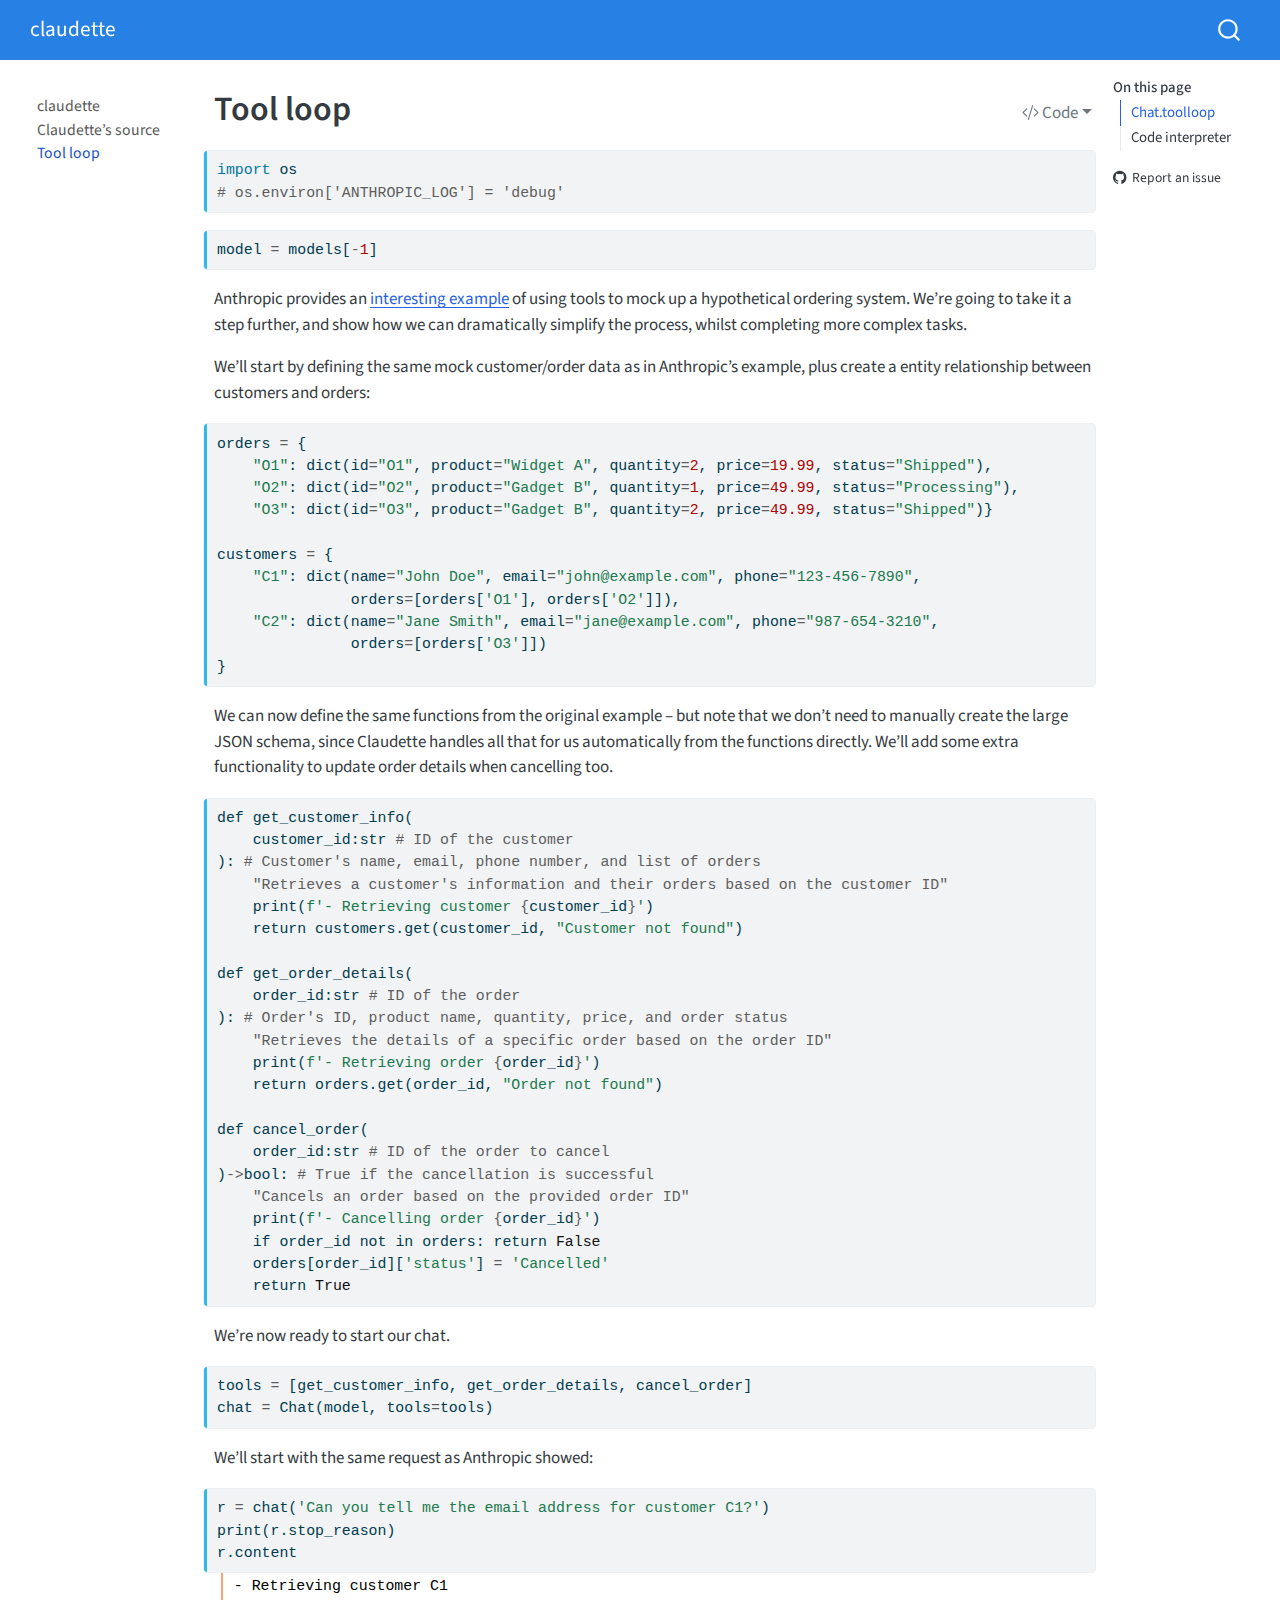
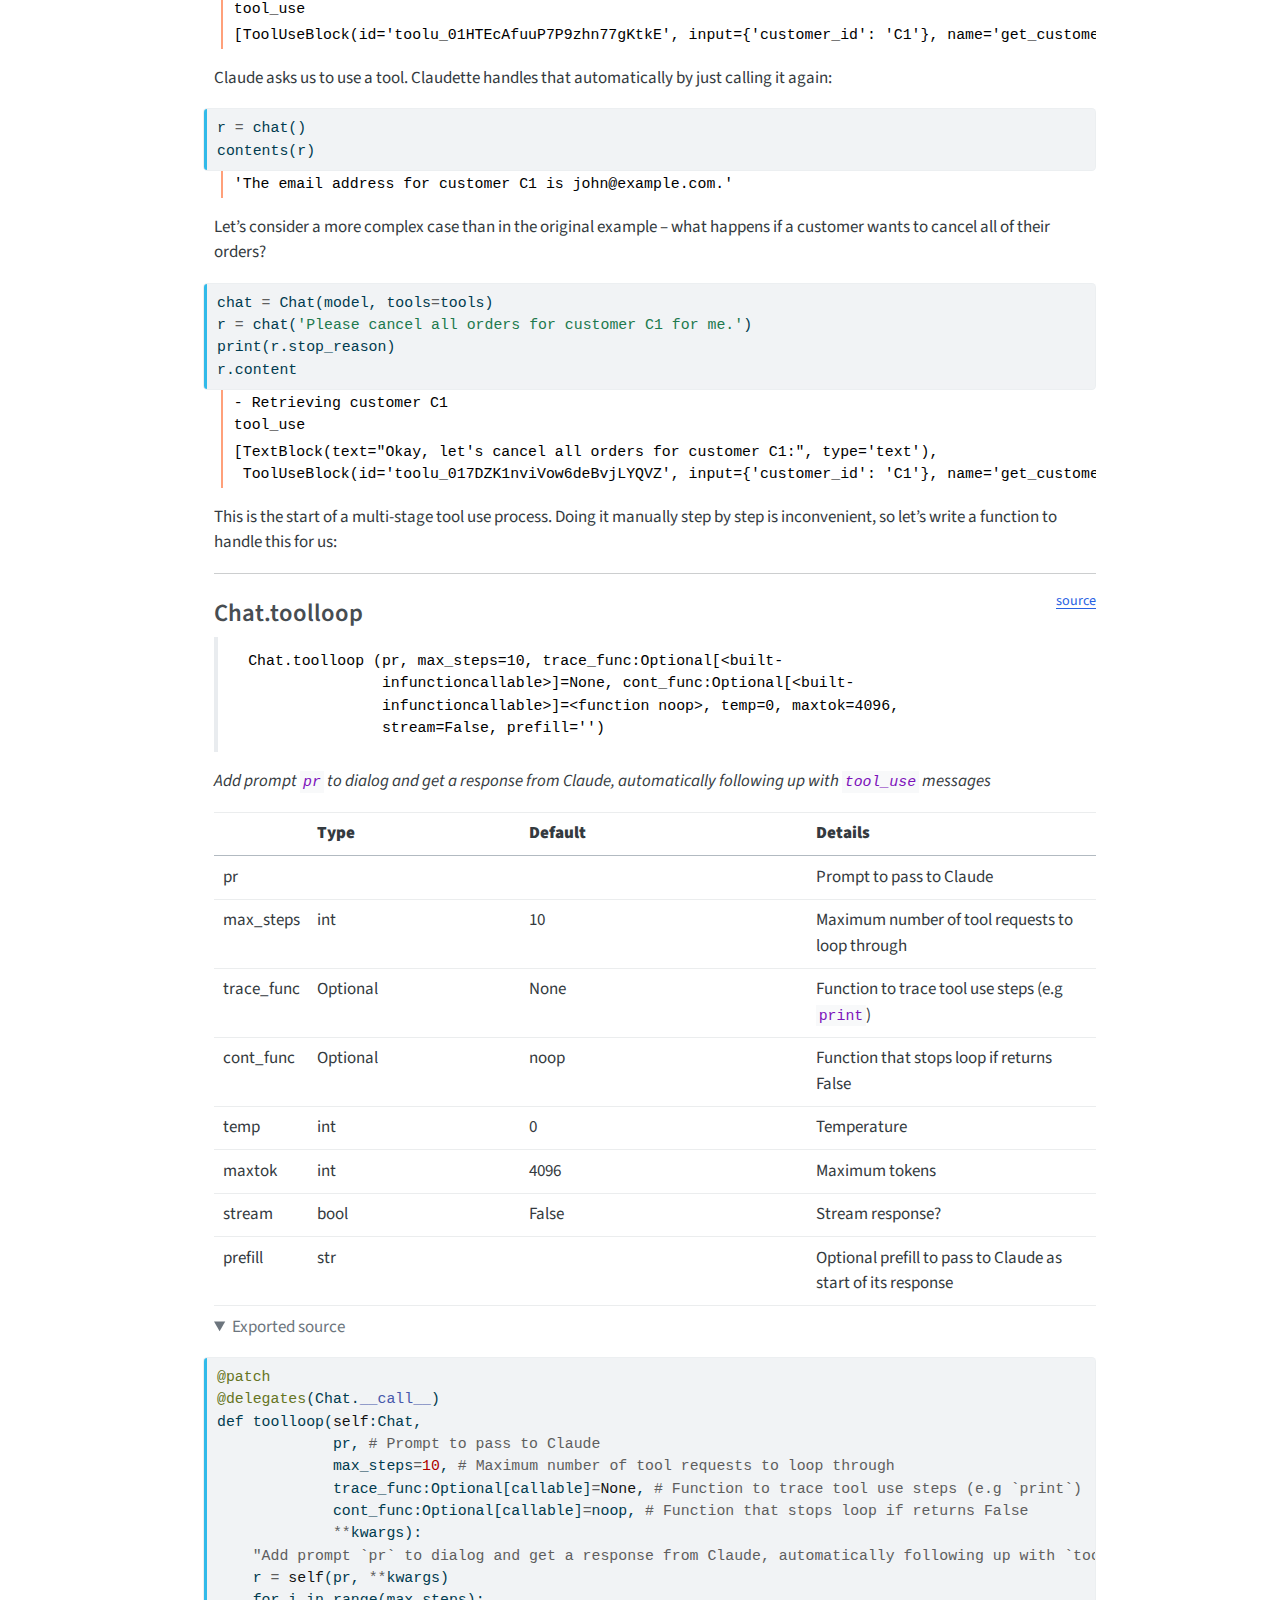
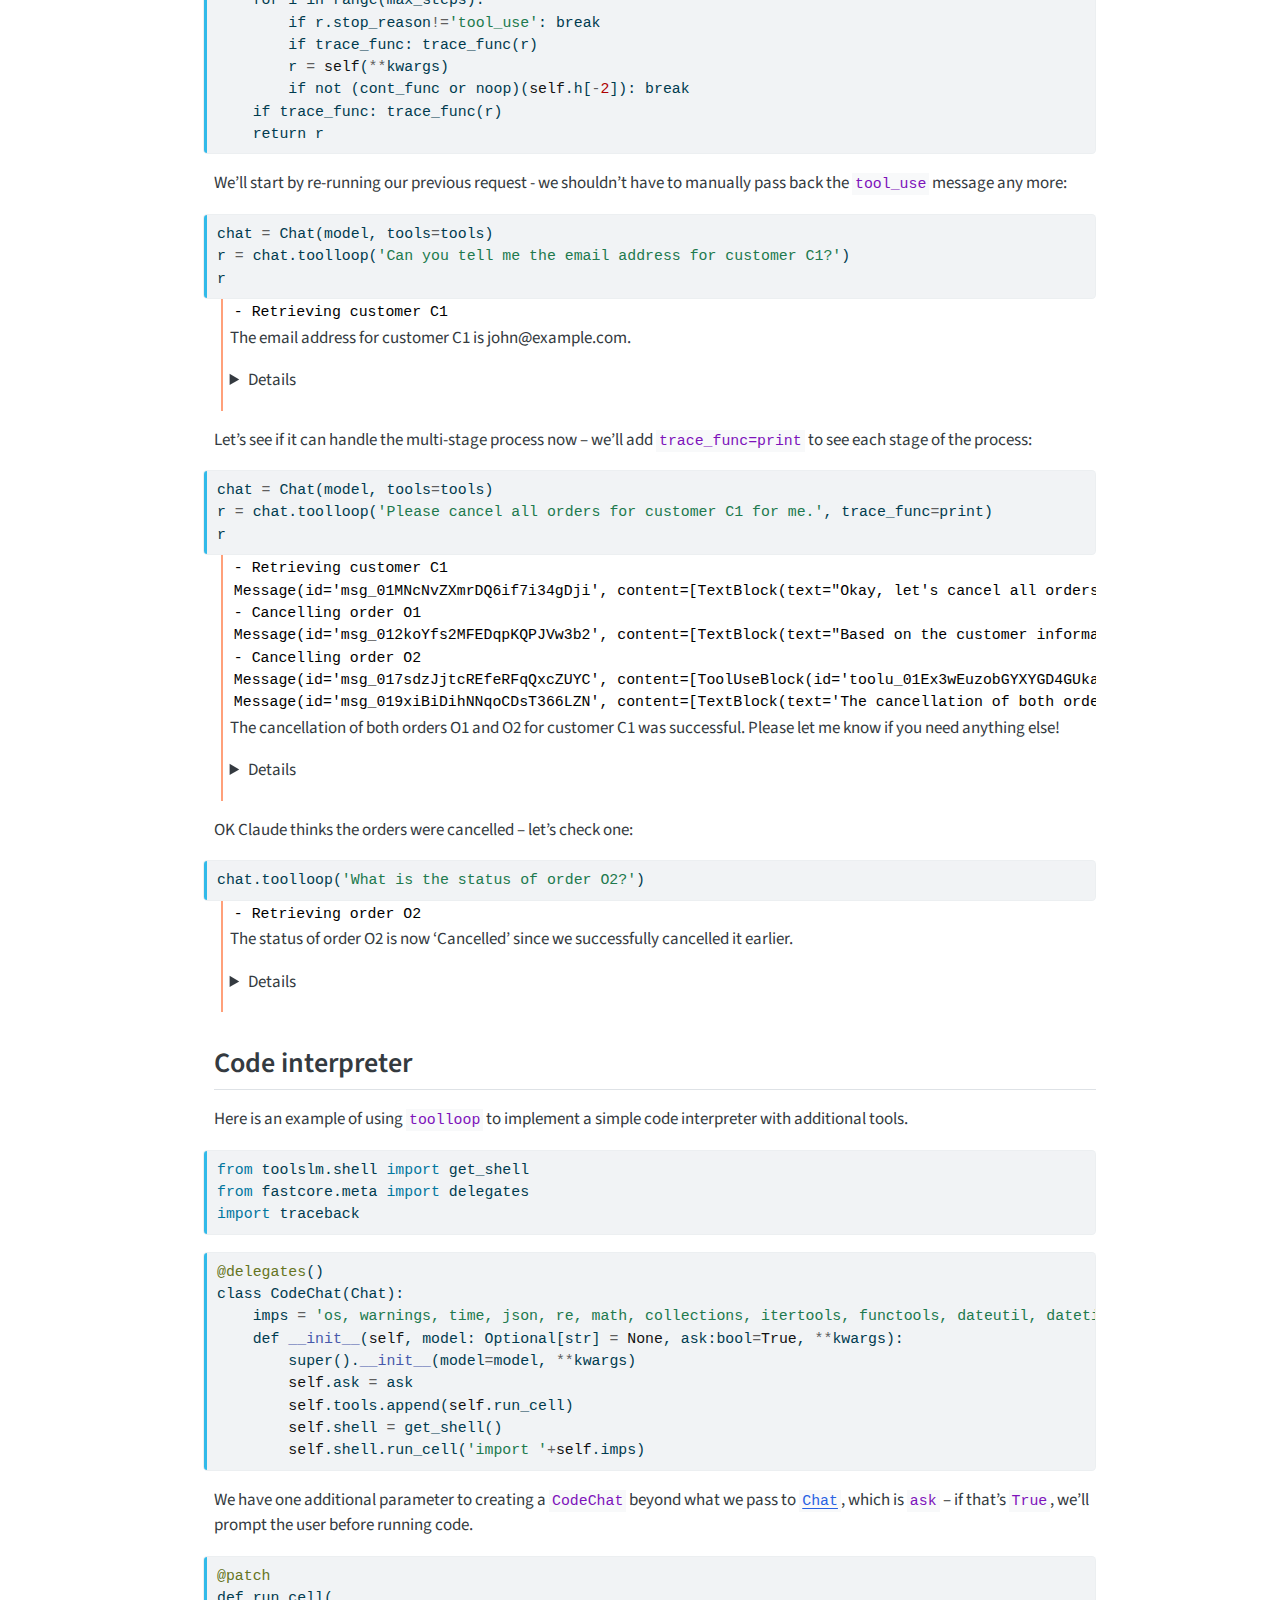
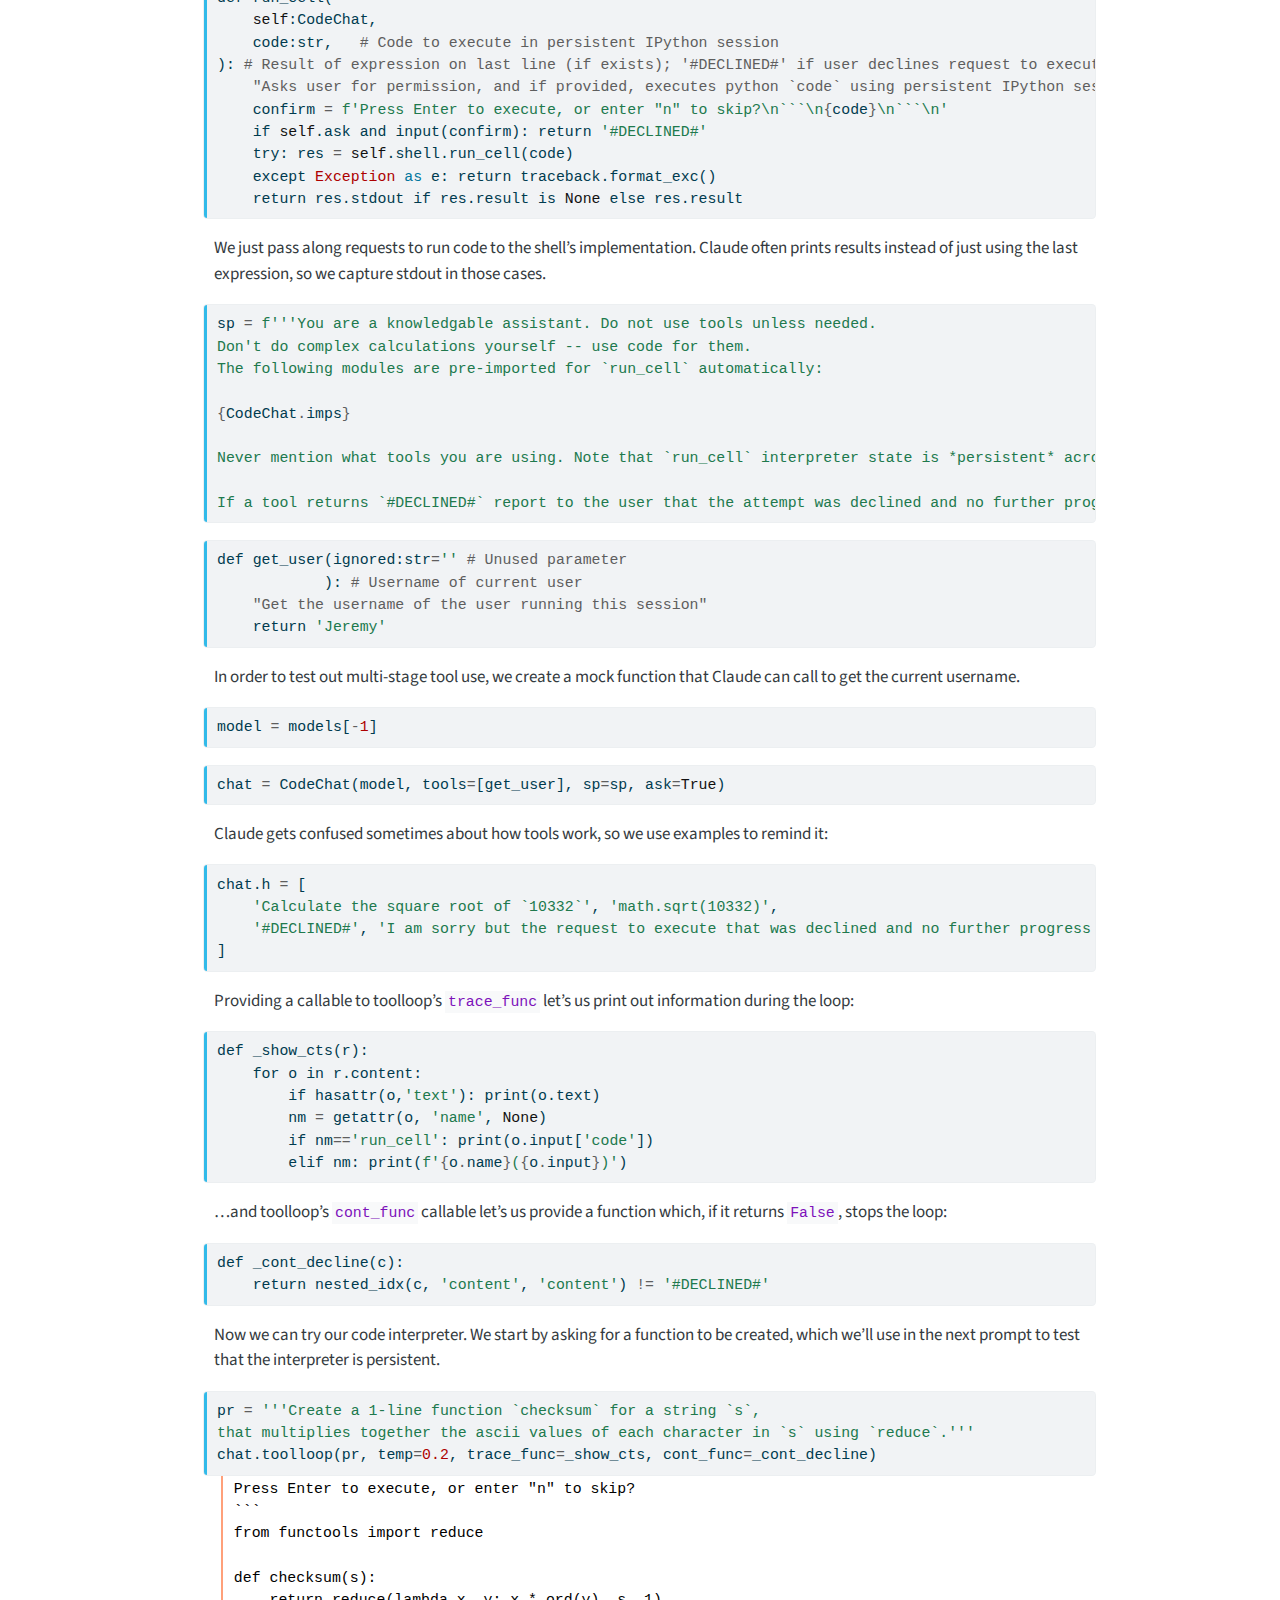
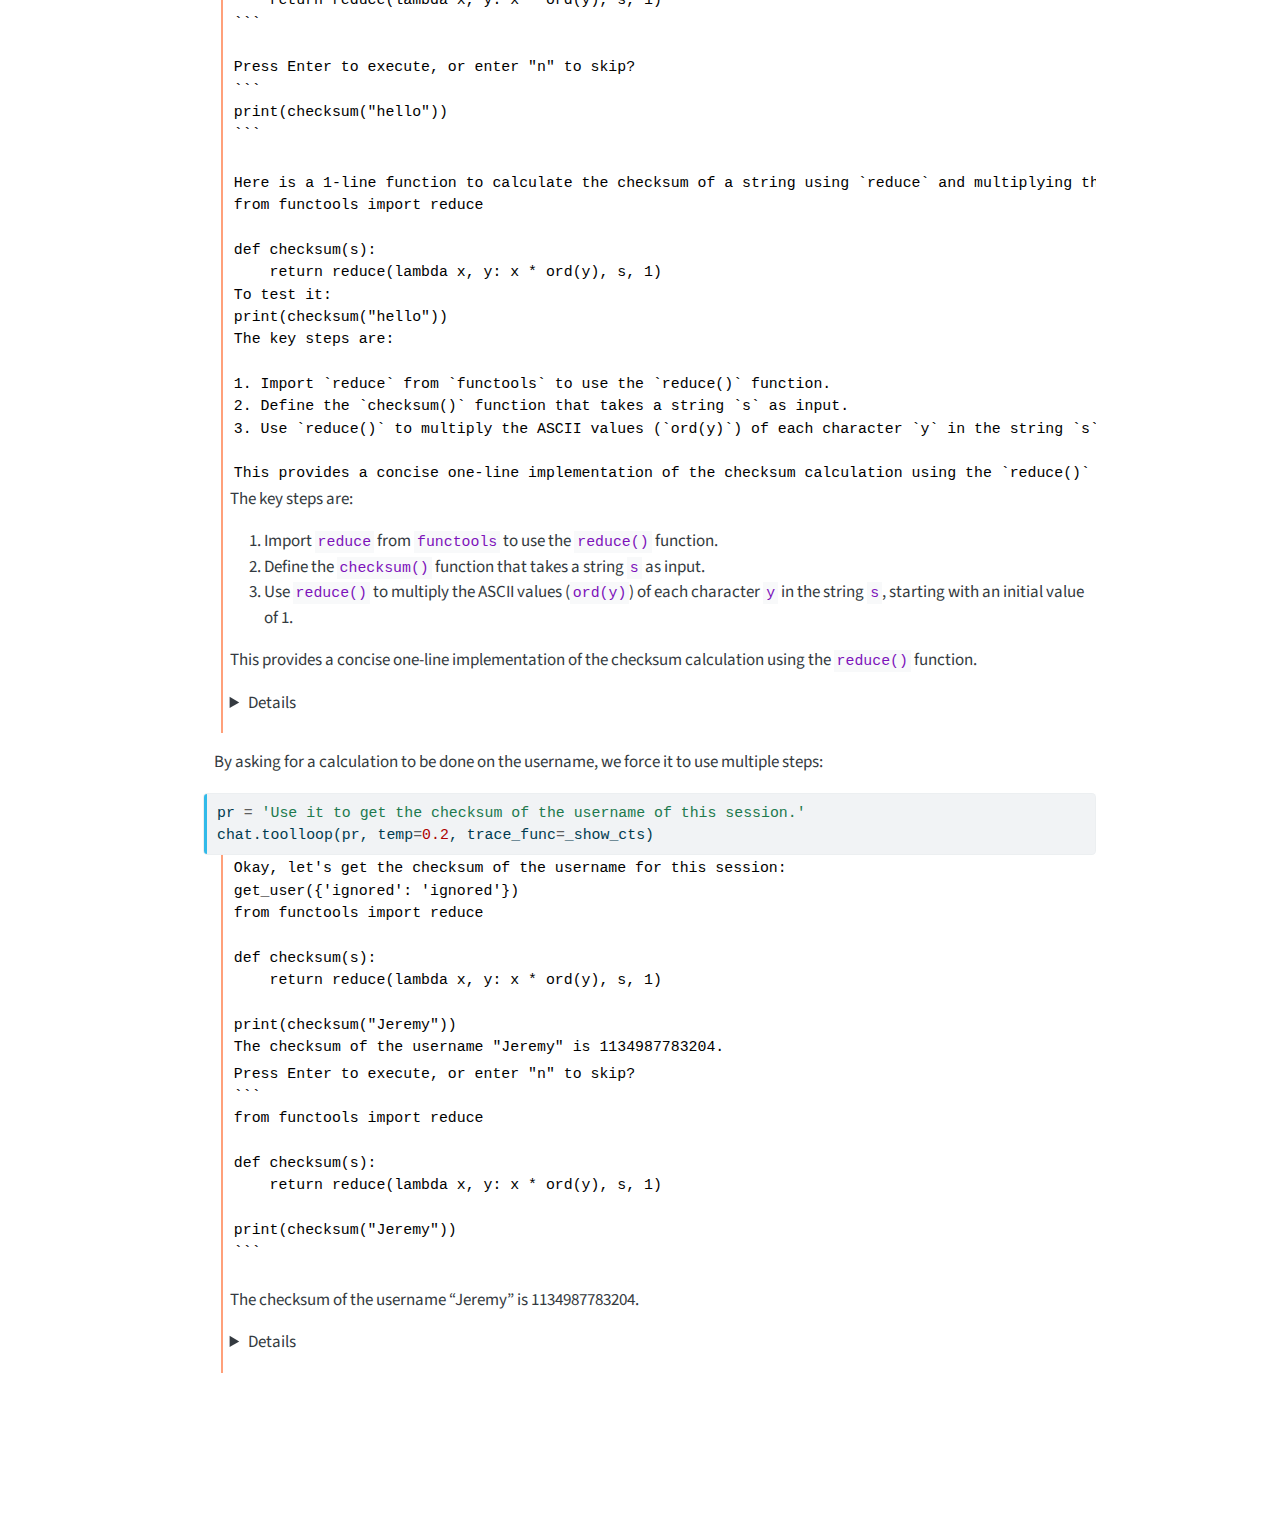
<file: toolloop.html>
<!DOCTYPE html>
<html xmlns="http://www.w3.org/1999/xhtml" lang="en" xml:lang="en"><head>

<meta charset="utf-8">
<meta name="generator" content="quarto-1.4.555">

<meta name="viewport" content="width=device-width, initial-scale=1.0, user-scalable=yes">


<title>claudette - Tool loop</title>
<style>
code{white-space: pre-wrap;}
span.smallcaps{font-variant: small-caps;}
div.columns{display: flex; gap: min(4vw, 1.5em);}
div.column{flex: auto; overflow-x: auto;}
div.hanging-indent{margin-left: 1.5em; text-indent: -1.5em;}
ul.task-list{list-style: none;}
ul.task-list li input[type="checkbox"] {
  width: 0.8em;
  margin: 0 0.8em 0.2em -1em; /* quarto-specific, see https://github.com/quarto-dev/quarto-cli/issues/4556 */ 
  vertical-align: middle;
}
/* CSS for syntax highlighting */
pre > code.sourceCode { white-space: pre; position: relative; }
pre > code.sourceCode > span { line-height: 1.25; }
pre > code.sourceCode > span:empty { height: 1.2em; }
.sourceCode { overflow: visible; }
code.sourceCode > span { color: inherit; text-decoration: inherit; }
div.sourceCode { margin: 1em 0; }
pre.sourceCode { margin: 0; }
@media screen {
div.sourceCode { overflow: auto; }
}
@media print {
pre > code.sourceCode { white-space: pre-wrap; }
pre > code.sourceCode > span { text-indent: -5em; padding-left: 5em; }
}
pre.numberSource code
  { counter-reset: source-line 0; }
pre.numberSource code > span
  { position: relative; left: -4em; counter-increment: source-line; }
pre.numberSource code > span > a:first-child::before
  { content: counter(source-line);
    position: relative; left: -1em; text-align: right; vertical-align: baseline;
    border: none; display: inline-block;
    -webkit-touch-callout: none; -webkit-user-select: none;
    -khtml-user-select: none; -moz-user-select: none;
    -ms-user-select: none; user-select: none;
    padding: 0 4px; width: 4em;
  }
pre.numberSource { margin-left: 3em;  padding-left: 4px; }
div.sourceCode
  {   }
@media screen {
pre > code.sourceCode > span > a:first-child::before { text-decoration: underline; }
}
</style>


<script src="site_libs/quarto-nav/quarto-nav.js"></script>
<script src="site_libs/quarto-nav/headroom.min.js"></script>
<script src="site_libs/clipboard/clipboard.min.js"></script>
<script src="site_libs/quarto-search/autocomplete.umd.js"></script>
<script src="site_libs/quarto-search/fuse.min.js"></script>
<script src="site_libs/quarto-search/quarto-search.js"></script>
<meta name="quarto:offset" content="./">
<script src="site_libs/quarto-html/quarto.js"></script>
<script src="site_libs/quarto-html/popper.min.js"></script>
<script src="site_libs/quarto-html/tippy.umd.min.js"></script>
<script src="site_libs/quarto-html/anchor.min.js"></script>
<link href="site_libs/quarto-html/tippy.css" rel="stylesheet">
<link href="site_libs/quarto-html/quarto-syntax-highlighting.css" rel="stylesheet" id="quarto-text-highlighting-styles">
<script src="site_libs/bootstrap/bootstrap.min.js"></script>
<link href="site_libs/bootstrap/bootstrap-icons.css" rel="stylesheet">
<link href="site_libs/bootstrap/bootstrap.min.css" rel="stylesheet" id="quarto-bootstrap" data-mode="light">
<script id="quarto-search-options" type="application/json">{
  "location": "navbar",
  "copy-button": false,
  "collapse-after": 3,
  "panel-placement": "end",
  "type": "overlay",
  "limit": 50,
  "keyboard-shortcut": [
    "f",
    "/",
    "s"
  ],
  "show-item-context": false,
  "language": {
    "search-no-results-text": "No results",
    "search-matching-documents-text": "matching documents",
    "search-copy-link-title": "Copy link to search",
    "search-hide-matches-text": "Hide additional matches",
    "search-more-match-text": "more match in this document",
    "search-more-matches-text": "more matches in this document",
    "search-clear-button-title": "Clear",
    "search-text-placeholder": "",
    "search-detached-cancel-button-title": "Cancel",
    "search-submit-button-title": "Submit",
    "search-label": "Search"
  }
}</script>


<link rel="stylesheet" href="styles.css">
<meta property="og:title" content="claudette - Tool loop">
<meta property="og:description" content="Claudette is Claude’s friend">
<meta property="og:site_name" content="claudette">
<meta name="twitter:title" content="claudette - Tool loop">
<meta name="twitter:description" content="Claudette is Claude’s friend">
<meta name="twitter:card" content="summary">
</head>

<body class="nav-sidebar floating nav-fixed">

<div id="quarto-search-results"></div>
  <header id="quarto-header" class="headroom fixed-top">
    <nav class="navbar navbar-expand-lg " data-bs-theme="dark">
      <div class="navbar-container container-fluid">
      <div class="navbar-brand-container mx-auto">
    <a class="navbar-brand" href="./index.html">
    <span class="navbar-title">claudette</span>
    </a>
  </div>
        <div class="quarto-navbar-tools tools-end">
</div>
          <div id="quarto-search" class="" title="Search"></div>
      </div> <!-- /container-fluid -->
    </nav>
  <nav class="quarto-secondary-nav">
    <div class="container-fluid d-flex">
      <button type="button" class="quarto-btn-toggle btn" data-bs-toggle="collapse" data-bs-target=".quarto-sidebar-collapse-item" aria-controls="quarto-sidebar" aria-expanded="false" aria-label="Toggle sidebar navigation" onclick="if (window.quartoToggleHeadroom) { window.quartoToggleHeadroom(); }">
        <i class="bi bi-layout-text-sidebar-reverse"></i>
      </button>
        <nav class="quarto-page-breadcrumbs" aria-label="breadcrumb"><ol class="breadcrumb"><li class="breadcrumb-item"><a href="./toolloop.html">Tool loop</a></li></ol></nav>
        <a class="flex-grow-1" role="button" data-bs-toggle="collapse" data-bs-target=".quarto-sidebar-collapse-item" aria-controls="quarto-sidebar" aria-expanded="false" aria-label="Toggle sidebar navigation" onclick="if (window.quartoToggleHeadroom) { window.quartoToggleHeadroom(); }">      
        </a>
    </div>
  </nav>
</header>
<!-- content -->
<div id="quarto-content" class="quarto-container page-columns page-rows-contents page-layout-article page-navbar">
<!-- sidebar -->
  <nav id="quarto-sidebar" class="sidebar collapse collapse-horizontal quarto-sidebar-collapse-item sidebar-navigation floating overflow-auto">
    <div class="sidebar-menu-container"> 
    <ul class="list-unstyled mt-1">
        <li class="sidebar-item">
  <div class="sidebar-item-container"> 
  <a href="./index.html" class="sidebar-item-text sidebar-link">
 <span class="menu-text">claudette</span></a>
  </div>
</li>
        <li class="sidebar-item">
  <div class="sidebar-item-container"> 
  <a href="./core.html" class="sidebar-item-text sidebar-link">
 <span class="menu-text">Claudette’s source</span></a>
  </div>
</li>
        <li class="sidebar-item">
  <div class="sidebar-item-container"> 
  <a href="./toolloop.html" class="sidebar-item-text sidebar-link active">
 <span class="menu-text">Tool loop</span></a>
  </div>
</li>
    </ul>
    </div>
</nav>
<div id="quarto-sidebar-glass" class="quarto-sidebar-collapse-item" data-bs-toggle="collapse" data-bs-target=".quarto-sidebar-collapse-item"></div>
<!-- margin-sidebar -->
    <div id="quarto-margin-sidebar" class="sidebar margin-sidebar">
        <nav id="TOC" role="doc-toc" class="toc-active">
    <h2 id="toc-title">On this page</h2>
   
  <ul>
  <li><a href="#chat.toolloop" id="toc-chat.toolloop" class="nav-link active" data-scroll-target="#chat.toolloop">Chat.toolloop</a></li>
  <li><a href="#code-interpreter" id="toc-code-interpreter" class="nav-link" data-scroll-target="#code-interpreter">Code interpreter</a></li>
  </ul>
<div class="toc-actions"><ul><li><a href="https://github.com/AnswerDotAI/claudette/issues/new" class="toc-action"><i class="bi bi-github"></i>Report an issue</a></li></ul></div></nav>
    </div>
<!-- main -->
<main class="content" id="quarto-document-content">

<header id="title-block-header" class="quarto-title-block default">
<div class="quarto-title">
<div class="quarto-title-block"><div><h1 class="title">Tool loop</h1><button type="button" class="btn code-tools-button dropdown-toggle" id="quarto-code-tools-menu" data-bs-toggle="dropdown" aria-expanded="false"><i class="bi"></i> Code</button><ul class="dropdown-menu dropdown-menu-end" aria-labelelledby="quarto-code-tools-menu"><li><a id="quarto-show-all-code" class="dropdown-item" href="javascript:void(0)" role="button">Show All Code</a></li><li><a id="quarto-hide-all-code" class="dropdown-item" href="javascript:void(0)" role="button">Hide All Code</a></li></ul></div></div>
</div>



<div class="quarto-title-meta">

    
  
    
  </div>
  


</header>


<!-- WARNING: THIS FILE WAS AUTOGENERATED! DO NOT EDIT! -->
<div id="322371c7" class="cell">
<div class="sourceCode cell-code" id="cb1"><pre class="sourceCode python code-with-copy"><code class="sourceCode python"><span id="cb1-1"><a href="#cb1-1" aria-hidden="true" tabindex="-1"></a><span class="im">import</span> os</span>
<span id="cb1-2"><a href="#cb1-2" aria-hidden="true" tabindex="-1"></a><span class="co"># os.environ['ANTHROPIC_LOG'] = 'debug'</span></span></code><button title="Copy to Clipboard" class="code-copy-button"><i class="bi"></i></button></pre></div>
</div>
<div id="24ee745e" class="cell">
<div class="sourceCode cell-code" id="cb2"><pre class="sourceCode python code-with-copy"><code class="sourceCode python"><span id="cb2-1"><a href="#cb2-1" aria-hidden="true" tabindex="-1"></a>model <span class="op">=</span> models[<span class="op">-</span><span class="dv">1</span>]</span></code><button title="Copy to Clipboard" class="code-copy-button"><i class="bi"></i></button></pre></div>
</div>
<p>Anthropic provides an <a href="https://github.com/anthropics/anthropic-cookbook/blob/main/tool_use/customer_service_agent.ipynb">interesting example</a> of using tools to mock up a hypothetical ordering system. We’re going to take it a step further, and show how we can dramatically simplify the process, whilst completing more complex tasks.</p>
<p>We’ll start by defining the same mock customer/order data as in Anthropic’s example, plus create a entity relationship between customers and orders:</p>
<div id="207f9715" class="cell">
<div class="sourceCode cell-code" id="cb3"><pre class="sourceCode python code-with-copy"><code class="sourceCode python"><span id="cb3-1"><a href="#cb3-1" aria-hidden="true" tabindex="-1"></a>orders <span class="op">=</span> {</span>
<span id="cb3-2"><a href="#cb3-2" aria-hidden="true" tabindex="-1"></a>    <span class="st">"O1"</span>: <span class="bu">dict</span>(<span class="bu">id</span><span class="op">=</span><span class="st">"O1"</span>, product<span class="op">=</span><span class="st">"Widget A"</span>, quantity<span class="op">=</span><span class="dv">2</span>, price<span class="op">=</span><span class="fl">19.99</span>, status<span class="op">=</span><span class="st">"Shipped"</span>),</span>
<span id="cb3-3"><a href="#cb3-3" aria-hidden="true" tabindex="-1"></a>    <span class="st">"O2"</span>: <span class="bu">dict</span>(<span class="bu">id</span><span class="op">=</span><span class="st">"O2"</span>, product<span class="op">=</span><span class="st">"Gadget B"</span>, quantity<span class="op">=</span><span class="dv">1</span>, price<span class="op">=</span><span class="fl">49.99</span>, status<span class="op">=</span><span class="st">"Processing"</span>),</span>
<span id="cb3-4"><a href="#cb3-4" aria-hidden="true" tabindex="-1"></a>    <span class="st">"O3"</span>: <span class="bu">dict</span>(<span class="bu">id</span><span class="op">=</span><span class="st">"O3"</span>, product<span class="op">=</span><span class="st">"Gadget B"</span>, quantity<span class="op">=</span><span class="dv">2</span>, price<span class="op">=</span><span class="fl">49.99</span>, status<span class="op">=</span><span class="st">"Shipped"</span>)}</span>
<span id="cb3-5"><a href="#cb3-5" aria-hidden="true" tabindex="-1"></a></span>
<span id="cb3-6"><a href="#cb3-6" aria-hidden="true" tabindex="-1"></a>customers <span class="op">=</span> {</span>
<span id="cb3-7"><a href="#cb3-7" aria-hidden="true" tabindex="-1"></a>    <span class="st">"C1"</span>: <span class="bu">dict</span>(name<span class="op">=</span><span class="st">"John Doe"</span>, email<span class="op">=</span><span class="st">"john@example.com"</span>, phone<span class="op">=</span><span class="st">"123-456-7890"</span>,</span>
<span id="cb3-8"><a href="#cb3-8" aria-hidden="true" tabindex="-1"></a>               orders<span class="op">=</span>[orders[<span class="st">'O1'</span>], orders[<span class="st">'O2'</span>]]),</span>
<span id="cb3-9"><a href="#cb3-9" aria-hidden="true" tabindex="-1"></a>    <span class="st">"C2"</span>: <span class="bu">dict</span>(name<span class="op">=</span><span class="st">"Jane Smith"</span>, email<span class="op">=</span><span class="st">"jane@example.com"</span>, phone<span class="op">=</span><span class="st">"987-654-3210"</span>,</span>
<span id="cb3-10"><a href="#cb3-10" aria-hidden="true" tabindex="-1"></a>               orders<span class="op">=</span>[orders[<span class="st">'O3'</span>]])</span>
<span id="cb3-11"><a href="#cb3-11" aria-hidden="true" tabindex="-1"></a>}</span></code><button title="Copy to Clipboard" class="code-copy-button"><i class="bi"></i></button></pre></div>
</div>
<p>We can now define the same functions from the original example – but note that we don’t need to manually create the large JSON schema, since Claudette handles all that for us automatically from the functions directly. We’ll add some extra functionality to update order details when cancelling too.</p>
<div id="2778dde0" class="cell">
<div class="sourceCode cell-code" id="cb4"><pre class="sourceCode python code-with-copy"><code class="sourceCode python"><span id="cb4-1"><a href="#cb4-1" aria-hidden="true" tabindex="-1"></a><span class="kw">def</span> get_customer_info(</span>
<span id="cb4-2"><a href="#cb4-2" aria-hidden="true" tabindex="-1"></a>    customer_id:<span class="bu">str</span> <span class="co"># ID of the customer</span></span>
<span id="cb4-3"><a href="#cb4-3" aria-hidden="true" tabindex="-1"></a>): <span class="co"># Customer's name, email, phone number, and list of orders</span></span>
<span id="cb4-4"><a href="#cb4-4" aria-hidden="true" tabindex="-1"></a>    <span class="co">"Retrieves a customer's information and their orders based on the customer ID"</span></span>
<span id="cb4-5"><a href="#cb4-5" aria-hidden="true" tabindex="-1"></a>    <span class="bu">print</span>(<span class="ss">f'- Retrieving customer </span><span class="sc">{</span>customer_id<span class="sc">}</span><span class="ss">'</span>)</span>
<span id="cb4-6"><a href="#cb4-6" aria-hidden="true" tabindex="-1"></a>    <span class="cf">return</span> customers.get(customer_id, <span class="st">"Customer not found"</span>)</span>
<span id="cb4-7"><a href="#cb4-7" aria-hidden="true" tabindex="-1"></a></span>
<span id="cb4-8"><a href="#cb4-8" aria-hidden="true" tabindex="-1"></a><span class="kw">def</span> get_order_details(</span>
<span id="cb4-9"><a href="#cb4-9" aria-hidden="true" tabindex="-1"></a>    order_id:<span class="bu">str</span> <span class="co"># ID of the order</span></span>
<span id="cb4-10"><a href="#cb4-10" aria-hidden="true" tabindex="-1"></a>): <span class="co"># Order's ID, product name, quantity, price, and order status</span></span>
<span id="cb4-11"><a href="#cb4-11" aria-hidden="true" tabindex="-1"></a>    <span class="co">"Retrieves the details of a specific order based on the order ID"</span></span>
<span id="cb4-12"><a href="#cb4-12" aria-hidden="true" tabindex="-1"></a>    <span class="bu">print</span>(<span class="ss">f'- Retrieving order </span><span class="sc">{</span>order_id<span class="sc">}</span><span class="ss">'</span>)</span>
<span id="cb4-13"><a href="#cb4-13" aria-hidden="true" tabindex="-1"></a>    <span class="cf">return</span> orders.get(order_id, <span class="st">"Order not found"</span>)</span>
<span id="cb4-14"><a href="#cb4-14" aria-hidden="true" tabindex="-1"></a></span>
<span id="cb4-15"><a href="#cb4-15" aria-hidden="true" tabindex="-1"></a><span class="kw">def</span> cancel_order(</span>
<span id="cb4-16"><a href="#cb4-16" aria-hidden="true" tabindex="-1"></a>    order_id:<span class="bu">str</span> <span class="co"># ID of the order to cancel</span></span>
<span id="cb4-17"><a href="#cb4-17" aria-hidden="true" tabindex="-1"></a>)<span class="op">-&gt;</span><span class="bu">bool</span>: <span class="co"># True if the cancellation is successful</span></span>
<span id="cb4-18"><a href="#cb4-18" aria-hidden="true" tabindex="-1"></a>    <span class="co">"Cancels an order based on the provided order ID"</span></span>
<span id="cb4-19"><a href="#cb4-19" aria-hidden="true" tabindex="-1"></a>    <span class="bu">print</span>(<span class="ss">f'- Cancelling order </span><span class="sc">{</span>order_id<span class="sc">}</span><span class="ss">'</span>)</span>
<span id="cb4-20"><a href="#cb4-20" aria-hidden="true" tabindex="-1"></a>    <span class="cf">if</span> order_id <span class="kw">not</span> <span class="kw">in</span> orders: <span class="cf">return</span> <span class="va">False</span></span>
<span id="cb4-21"><a href="#cb4-21" aria-hidden="true" tabindex="-1"></a>    orders[order_id][<span class="st">'status'</span>] <span class="op">=</span> <span class="st">'Cancelled'</span></span>
<span id="cb4-22"><a href="#cb4-22" aria-hidden="true" tabindex="-1"></a>    <span class="cf">return</span> <span class="va">True</span></span></code><button title="Copy to Clipboard" class="code-copy-button"><i class="bi"></i></button></pre></div>
</div>
<p>We’re now ready to start our chat.</p>
<div id="a4231dff" class="cell">
<div class="sourceCode cell-code" id="cb5"><pre class="sourceCode python code-with-copy"><code class="sourceCode python"><span id="cb5-1"><a href="#cb5-1" aria-hidden="true" tabindex="-1"></a>tools <span class="op">=</span> [get_customer_info, get_order_details, cancel_order]</span>
<span id="cb5-2"><a href="#cb5-2" aria-hidden="true" tabindex="-1"></a>chat <span class="op">=</span> Chat(model, tools<span class="op">=</span>tools)</span></code><button title="Copy to Clipboard" class="code-copy-button"><i class="bi"></i></button></pre></div>
</div>
<p>We’ll start with the same request as Anthropic showed:</p>
<div id="97cdbf58" class="cell">
<div class="sourceCode cell-code" id="cb6"><pre class="sourceCode python code-with-copy"><code class="sourceCode python"><span id="cb6-1"><a href="#cb6-1" aria-hidden="true" tabindex="-1"></a>r <span class="op">=</span> chat(<span class="st">'Can you tell me the email address for customer C1?'</span>)</span>
<span id="cb6-2"><a href="#cb6-2" aria-hidden="true" tabindex="-1"></a><span class="bu">print</span>(r.stop_reason)</span>
<span id="cb6-3"><a href="#cb6-3" aria-hidden="true" tabindex="-1"></a>r.content</span></code><button title="Copy to Clipboard" class="code-copy-button"><i class="bi"></i></button></pre></div>
<div class="cell-output cell-output-stdout">
<pre><code>- Retrieving customer C1
tool_use</code></pre>
</div>
<div class="cell-output cell-output-display">
<pre><code>[ToolUseBlock(id='toolu_01HTEcAfuuP7P9zhn77gKtkE', input={'customer_id': 'C1'}, name='get_customer_info', type='tool_use')]</code></pre>
</div>
</div>
<p>Claude asks us to use a tool. Claudette handles that automatically by just calling it again:</p>
<div id="09196e94" class="cell">
<div class="sourceCode cell-code" id="cb9"><pre class="sourceCode python code-with-copy"><code class="sourceCode python"><span id="cb9-1"><a href="#cb9-1" aria-hidden="true" tabindex="-1"></a>r <span class="op">=</span> chat()</span>
<span id="cb9-2"><a href="#cb9-2" aria-hidden="true" tabindex="-1"></a>contents(r)</span></code><button title="Copy to Clipboard" class="code-copy-button"><i class="bi"></i></button></pre></div>
<div class="cell-output cell-output-display">
<pre><code>'The email address for customer C1 is john@example.com.'</code></pre>
</div>
</div>
<p>Let’s consider a more complex case than in the original example – what happens if a customer wants to cancel all of their orders?</p>
<div id="6aa531d0" class="cell">
<div class="sourceCode cell-code" id="cb11"><pre class="sourceCode python code-with-copy"><code class="sourceCode python"><span id="cb11-1"><a href="#cb11-1" aria-hidden="true" tabindex="-1"></a>chat <span class="op">=</span> Chat(model, tools<span class="op">=</span>tools)</span>
<span id="cb11-2"><a href="#cb11-2" aria-hidden="true" tabindex="-1"></a>r <span class="op">=</span> chat(<span class="st">'Please cancel all orders for customer C1 for me.'</span>)</span>
<span id="cb11-3"><a href="#cb11-3" aria-hidden="true" tabindex="-1"></a><span class="bu">print</span>(r.stop_reason)</span>
<span id="cb11-4"><a href="#cb11-4" aria-hidden="true" tabindex="-1"></a>r.content</span></code><button title="Copy to Clipboard" class="code-copy-button"><i class="bi"></i></button></pre></div>
<div class="cell-output cell-output-stdout">
<pre><code>- Retrieving customer C1
tool_use</code></pre>
</div>
<div class="cell-output cell-output-display">
<pre><code>[TextBlock(text="Okay, let's cancel all orders for customer C1:", type='text'),
 ToolUseBlock(id='toolu_017DZK1nviVow6deBvjLYQVZ', input={'customer_id': 'C1'}, name='get_customer_info', type='tool_use')]</code></pre>
</div>
</div>
<p>This is the start of a multi-stage tool use process. Doing it manually step by step is inconvenient, so let’s write a function to handle this for us:</p>
<hr>
<p><a href="https://github.com/AnswerDotAI/claudette/blob/main/claudette/toolloop.py#L16" target="_blank" style="float:right; font-size:smaller">source</a></p>
<section id="chat.toolloop" class="level3">
<h3 class="anchored" data-anchor-id="chat.toolloop">Chat.toolloop</h3>
<blockquote class="blockquote">
<pre><code> Chat.toolloop (pr, max_steps=10, trace_func:Optional[&lt;built-
                infunctioncallable&gt;]=None, cont_func:Optional[&lt;built-
                infunctioncallable&gt;]=&lt;function noop&gt;, temp=0, maxtok=4096,
                stream=False, prefill='')</code></pre>
</blockquote>
<p><em>Add prompt <code>pr</code> to dialog and get a response from Claude, automatically following up with <code>tool_use</code> messages</em></p>
<table class="caption-top table">
<colgroup>
<col style="width: 6%">
<col style="width: 25%">
<col style="width: 34%">
<col style="width: 34%">
</colgroup>
<thead>
<tr class="header">
<th></th>
<th><strong>Type</strong></th>
<th><strong>Default</strong></th>
<th><strong>Details</strong></th>
</tr>
</thead>
<tbody>
<tr class="odd">
<td>pr</td>
<td></td>
<td></td>
<td>Prompt to pass to Claude</td>
</tr>
<tr class="even">
<td>max_steps</td>
<td>int</td>
<td>10</td>
<td>Maximum number of tool requests to loop through</td>
</tr>
<tr class="odd">
<td>trace_func</td>
<td>Optional</td>
<td>None</td>
<td>Function to trace tool use steps (e.g <code>print</code>)</td>
</tr>
<tr class="even">
<td>cont_func</td>
<td>Optional</td>
<td>noop</td>
<td>Function that stops loop if returns False</td>
</tr>
<tr class="odd">
<td>temp</td>
<td>int</td>
<td>0</td>
<td>Temperature</td>
</tr>
<tr class="even">
<td>maxtok</td>
<td>int</td>
<td>4096</td>
<td>Maximum tokens</td>
</tr>
<tr class="odd">
<td>stream</td>
<td>bool</td>
<td>False</td>
<td>Stream response?</td>
</tr>
<tr class="even">
<td>prefill</td>
<td>str</td>
<td></td>
<td>Optional prefill to pass to Claude as start of its response</td>
</tr>
</tbody>
</table>
<div id="3457eeb6" class="cell">
<details open="" class="code-fold">
<summary>Exported source</summary>
<div class="sourceCode cell-code" id="cb15"><pre class="sourceCode python code-with-copy"><code class="sourceCode python"><span id="cb15-1"><a href="#cb15-1" aria-hidden="true" tabindex="-1"></a><span class="at">@patch</span></span>
<span id="cb15-2"><a href="#cb15-2" aria-hidden="true" tabindex="-1"></a><span class="at">@delegates</span>(Chat.<span class="fu">__call__</span>)</span>
<span id="cb15-3"><a href="#cb15-3" aria-hidden="true" tabindex="-1"></a><span class="kw">def</span> toolloop(<span class="va">self</span>:Chat,</span>
<span id="cb15-4"><a href="#cb15-4" aria-hidden="true" tabindex="-1"></a>             pr, <span class="co"># Prompt to pass to Claude</span></span>
<span id="cb15-5"><a href="#cb15-5" aria-hidden="true" tabindex="-1"></a>             max_steps<span class="op">=</span><span class="dv">10</span>, <span class="co"># Maximum number of tool requests to loop through</span></span>
<span id="cb15-6"><a href="#cb15-6" aria-hidden="true" tabindex="-1"></a>             trace_func:Optional[<span class="bu">callable</span>]<span class="op">=</span><span class="va">None</span>, <span class="co"># Function to trace tool use steps (e.g `print`)</span></span>
<span id="cb15-7"><a href="#cb15-7" aria-hidden="true" tabindex="-1"></a>             cont_func:Optional[<span class="bu">callable</span>]<span class="op">=</span>noop, <span class="co"># Function that stops loop if returns False</span></span>
<span id="cb15-8"><a href="#cb15-8" aria-hidden="true" tabindex="-1"></a>             <span class="op">**</span>kwargs):</span>
<span id="cb15-9"><a href="#cb15-9" aria-hidden="true" tabindex="-1"></a>    <span class="co">"Add prompt `pr` to dialog and get a response from Claude, automatically following up with `tool_use` messages"</span></span>
<span id="cb15-10"><a href="#cb15-10" aria-hidden="true" tabindex="-1"></a>    r <span class="op">=</span> <span class="va">self</span>(pr, <span class="op">**</span>kwargs)</span>
<span id="cb15-11"><a href="#cb15-11" aria-hidden="true" tabindex="-1"></a>    <span class="cf">for</span> i <span class="kw">in</span> <span class="bu">range</span>(max_steps):</span>
<span id="cb15-12"><a href="#cb15-12" aria-hidden="true" tabindex="-1"></a>        <span class="cf">if</span> r.stop_reason<span class="op">!=</span><span class="st">'tool_use'</span>: <span class="cf">break</span></span>
<span id="cb15-13"><a href="#cb15-13" aria-hidden="true" tabindex="-1"></a>        <span class="cf">if</span> trace_func: trace_func(r)</span>
<span id="cb15-14"><a href="#cb15-14" aria-hidden="true" tabindex="-1"></a>        r <span class="op">=</span> <span class="va">self</span>(<span class="op">**</span>kwargs)</span>
<span id="cb15-15"><a href="#cb15-15" aria-hidden="true" tabindex="-1"></a>        <span class="cf">if</span> <span class="kw">not</span> (cont_func <span class="kw">or</span> noop)(<span class="va">self</span>.h[<span class="op">-</span><span class="dv">2</span>]): <span class="cf">break</span></span>
<span id="cb15-16"><a href="#cb15-16" aria-hidden="true" tabindex="-1"></a>    <span class="cf">if</span> trace_func: trace_func(r)</span>
<span id="cb15-17"><a href="#cb15-17" aria-hidden="true" tabindex="-1"></a>    <span class="cf">return</span> r</span></code><button title="Copy to Clipboard" class="code-copy-button"><i class="bi"></i></button></pre></div>
</details>
</div>
<p>We’ll start by re-running our previous request - we shouldn’t have to manually pass back the <code>tool_use</code> message any more:</p>
<div id="52fa6634" class="cell">
<div class="sourceCode cell-code" id="cb16"><pre class="sourceCode python code-with-copy"><code class="sourceCode python"><span id="cb16-1"><a href="#cb16-1" aria-hidden="true" tabindex="-1"></a>chat <span class="op">=</span> Chat(model, tools<span class="op">=</span>tools)</span>
<span id="cb16-2"><a href="#cb16-2" aria-hidden="true" tabindex="-1"></a>r <span class="op">=</span> chat.toolloop(<span class="st">'Can you tell me the email address for customer C1?'</span>)</span>
<span id="cb16-3"><a href="#cb16-3" aria-hidden="true" tabindex="-1"></a>r</span></code><button title="Copy to Clipboard" class="code-copy-button"><i class="bi"></i></button></pre></div>
<div class="cell-output cell-output-stdout">
<pre><code>- Retrieving customer C1</code></pre>
</div>
<div class="cell-output cell-output-display cell-output-markdown">
<p>The email address for customer C1 is john@example.com.</p>
<details>
<ul>
<li>id: msg_01SiNCTevwwoaid2TUnDGTN4</li>
<li>content: [{‘text’: ‘The email address for customer C1 is john@example.com.’, ‘type’: ‘text’}]</li>
<li>model: claude-3-haiku-20240307</li>
<li>role: assistant</li>
<li>stop_reason: end_turn</li>
<li>stop_sequence: None</li>
<li>type: message</li>
<li>usage: {‘input_tokens’: 732, ‘output_tokens’: 19}</li>
</ul>
</details>
</div>
</div>
<p>Let’s see if it can handle the multi-stage process now – we’ll add <code>trace_func=print</code> to see each stage of the process:</p>
<div id="a45d3eb0" class="cell">
<div class="sourceCode cell-code" id="cb18"><pre class="sourceCode python code-with-copy"><code class="sourceCode python"><span id="cb18-1"><a href="#cb18-1" aria-hidden="true" tabindex="-1"></a>chat <span class="op">=</span> Chat(model, tools<span class="op">=</span>tools)</span>
<span id="cb18-2"><a href="#cb18-2" aria-hidden="true" tabindex="-1"></a>r <span class="op">=</span> chat.toolloop(<span class="st">'Please cancel all orders for customer C1 for me.'</span>, trace_func<span class="op">=</span><span class="bu">print</span>)</span>
<span id="cb18-3"><a href="#cb18-3" aria-hidden="true" tabindex="-1"></a>r</span></code><button title="Copy to Clipboard" class="code-copy-button"><i class="bi"></i></button></pre></div>
<div class="cell-output cell-output-stdout">
<pre><code>- Retrieving customer C1
Message(id='msg_01MNcNvZXmrDQ6if7i34gDji', content=[TextBlock(text="Okay, let's cancel all orders for customer C1:", type='text'), ToolUseBlock(id='toolu_01UQiKKfHDcW6v9NWnxSTpMq', input={'customer_id': 'C1'}, name='get_customer_info', type='tool_use')], model='claude-3-haiku-20240307', role='assistant', stop_reason='tool_use', stop_sequence=None, type='message', usage=In: 537; Out: 72; Total: 609)
- Cancelling order O1
Message(id='msg_012koYfs2MFEDqpKQPJVw3b2', content=[TextBlock(text="Based on the customer information, it looks like there are 2 orders for customer C1:\n- Order O1 for Widget A\n- Order O2 for Gadget B\n\nLet's cancel each of these orders:", type='text'), ToolUseBlock(id='toolu_013m69s852Wv4VZ9BfeLXxYi', input={'order_id': 'O1'}, name='cancel_order', type='tool_use')], model='claude-3-haiku-20240307', role='assistant', stop_reason='tool_use', stop_sequence=None, type='message', usage=In: 745; Out: 107; Total: 852)
- Cancelling order O2
Message(id='msg_017sdzJjtcREfeRFqQxcZUYC', content=[ToolUseBlock(id='toolu_01Ex3wEuzobGYXYGD4GUka41', input={'order_id': 'O2'}, name='cancel_order', type='tool_use')], model='claude-3-haiku-20240307', role='assistant', stop_reason='tool_use', stop_sequence=None, type='message', usage=In: 864; Out: 57; Total: 921)
Message(id='msg_019xiBiDihNNqoCDsT366LZN', content=[TextBlock(text='The cancellation of both orders O1 and O2 for customer C1 was successful. Please let me know if you need anything else!', type='text')], model='claude-3-haiku-20240307', role='assistant', stop_reason='end_turn', stop_sequence=None, type='message', usage=In: 933; Out: 35; Total: 968)</code></pre>
</div>
<div class="cell-output cell-output-display cell-output-markdown">
<p>The cancellation of both orders O1 and O2 for customer C1 was successful. Please let me know if you need anything else!</p>
<details>
<ul>
<li>id: msg_019xiBiDihNNqoCDsT366LZN</li>
<li>content: [{‘text’: ‘The cancellation of both orders O1 and O2 for customer C1 was successful. Please let me know if you need anything else!’, ‘type’: ‘text’}]</li>
<li>model: claude-3-haiku-20240307</li>
<li>role: assistant</li>
<li>stop_reason: end_turn</li>
<li>stop_sequence: None</li>
<li>type: message</li>
<li>usage: {‘input_tokens’: 933, ‘output_tokens’: 35}</li>
</ul>
</details>
</div>
</div>
<p>OK Claude thinks the orders were cancelled – let’s check one:</p>
<div id="592e9084" class="cell">
<div class="sourceCode cell-code" id="cb20"><pre class="sourceCode python code-with-copy"><code class="sourceCode python"><span id="cb20-1"><a href="#cb20-1" aria-hidden="true" tabindex="-1"></a>chat.toolloop(<span class="st">'What is the status of order O2?'</span>)</span></code><button title="Copy to Clipboard" class="code-copy-button"><i class="bi"></i></button></pre></div>
<div class="cell-output cell-output-stdout">
<pre><code>- Retrieving order O2</code></pre>
</div>
<div class="cell-output cell-output-display cell-output-markdown">
<p>The status of order O2 is now ‘Cancelled’ since we successfully cancelled it earlier.</p>
<details>
<ul>
<li>id: msg_01GfVGKMGhjyzquQ3GxDKeK9</li>
<li>content: [{‘text’: “The status of order O2 is now ‘Cancelled’ since we successfully cancelled it earlier.”, ‘type’: ‘text’}]</li>
<li>model: claude-3-haiku-20240307</li>
<li>role: assistant</li>
<li>stop_reason: end_turn</li>
<li>stop_sequence: None</li>
<li>type: message</li>
<li>usage: {‘input_tokens’: 1107, ‘output_tokens’: 25}</li>
</ul>
</details>
</div>
</div>
</section>
<section id="code-interpreter" class="level2">
<h2 class="anchored" data-anchor-id="code-interpreter">Code interpreter</h2>
<p>Here is an example of using <code>toolloop</code> to implement a simple code interpreter with additional tools.</p>
<div id="04aeee1a" class="cell">
<div class="sourceCode cell-code" id="cb22"><pre class="sourceCode python code-with-copy"><code class="sourceCode python"><span id="cb22-1"><a href="#cb22-1" aria-hidden="true" tabindex="-1"></a><span class="im">from</span> toolslm.shell <span class="im">import</span> get_shell</span>
<span id="cb22-2"><a href="#cb22-2" aria-hidden="true" tabindex="-1"></a><span class="im">from</span> fastcore.meta <span class="im">import</span> delegates</span>
<span id="cb22-3"><a href="#cb22-3" aria-hidden="true" tabindex="-1"></a><span class="im">import</span> traceback</span></code><button title="Copy to Clipboard" class="code-copy-button"><i class="bi"></i></button></pre></div>
</div>
<div id="5d565a7e" class="cell">
<div class="sourceCode cell-code" id="cb23"><pre class="sourceCode python code-with-copy"><code class="sourceCode python"><span id="cb23-1"><a href="#cb23-1" aria-hidden="true" tabindex="-1"></a><span class="at">@delegates</span>()</span>
<span id="cb23-2"><a href="#cb23-2" aria-hidden="true" tabindex="-1"></a><span class="kw">class</span> CodeChat(Chat):</span>
<span id="cb23-3"><a href="#cb23-3" aria-hidden="true" tabindex="-1"></a>    imps <span class="op">=</span> <span class="st">'os, warnings, time, json, re, math, collections, itertools, functools, dateutil, datetime, string, types, copy, pprint, enum, numbers, decimal, fractions, random, operator, typing, dataclasses'</span></span>
<span id="cb23-4"><a href="#cb23-4" aria-hidden="true" tabindex="-1"></a>    <span class="kw">def</span> <span class="fu">__init__</span>(<span class="va">self</span>, model: Optional[<span class="bu">str</span>] <span class="op">=</span> <span class="va">None</span>, ask:<span class="bu">bool</span><span class="op">=</span><span class="va">True</span>, <span class="op">**</span>kwargs):</span>
<span id="cb23-5"><a href="#cb23-5" aria-hidden="true" tabindex="-1"></a>        <span class="bu">super</span>().<span class="fu">__init__</span>(model<span class="op">=</span>model, <span class="op">**</span>kwargs)</span>
<span id="cb23-6"><a href="#cb23-6" aria-hidden="true" tabindex="-1"></a>        <span class="va">self</span>.ask <span class="op">=</span> ask</span>
<span id="cb23-7"><a href="#cb23-7" aria-hidden="true" tabindex="-1"></a>        <span class="va">self</span>.tools.append(<span class="va">self</span>.run_cell)</span>
<span id="cb23-8"><a href="#cb23-8" aria-hidden="true" tabindex="-1"></a>        <span class="va">self</span>.shell <span class="op">=</span> get_shell()</span>
<span id="cb23-9"><a href="#cb23-9" aria-hidden="true" tabindex="-1"></a>        <span class="va">self</span>.shell.run_cell(<span class="st">'import '</span><span class="op">+</span><span class="va">self</span>.imps)</span></code><button title="Copy to Clipboard" class="code-copy-button"><i class="bi"></i></button></pre></div>
</div>
<p>We have one additional parameter to creating a <code>CodeChat</code> beyond what we pass to <a href="https://AnswerDotAI.github.io/claudette/core.html#chat"><code>Chat</code></a>, which is <code>ask</code> – if that’s <code>True</code>, we’ll prompt the user before running code.</p>
<div id="e765d432" class="cell">
<div class="sourceCode cell-code" id="cb24"><pre class="sourceCode python code-with-copy"><code class="sourceCode python"><span id="cb24-1"><a href="#cb24-1" aria-hidden="true" tabindex="-1"></a><span class="at">@patch</span></span>
<span id="cb24-2"><a href="#cb24-2" aria-hidden="true" tabindex="-1"></a><span class="kw">def</span> run_cell(</span>
<span id="cb24-3"><a href="#cb24-3" aria-hidden="true" tabindex="-1"></a>    <span class="va">self</span>:CodeChat,</span>
<span id="cb24-4"><a href="#cb24-4" aria-hidden="true" tabindex="-1"></a>    code:<span class="bu">str</span>,   <span class="co"># Code to execute in persistent IPython session</span></span>
<span id="cb24-5"><a href="#cb24-5" aria-hidden="true" tabindex="-1"></a>): <span class="co"># Result of expression on last line (if exists); '#DECLINED#' if user declines request to execute</span></span>
<span id="cb24-6"><a href="#cb24-6" aria-hidden="true" tabindex="-1"></a>    <span class="co">"Asks user for permission, and if provided, executes python `code` using persistent IPython session."</span></span>
<span id="cb24-7"><a href="#cb24-7" aria-hidden="true" tabindex="-1"></a>    confirm <span class="op">=</span> <span class="ss">f'Press Enter to execute, or enter "n" to skip?</span><span class="ch">\n</span><span class="ss">```</span><span class="ch">\n</span><span class="sc">{</span>code<span class="sc">}</span><span class="ch">\n</span><span class="ss">```</span><span class="ch">\n</span><span class="ss">'</span></span>
<span id="cb24-8"><a href="#cb24-8" aria-hidden="true" tabindex="-1"></a>    <span class="cf">if</span> <span class="va">self</span>.ask <span class="kw">and</span> <span class="bu">input</span>(confirm): <span class="cf">return</span> <span class="st">'#DECLINED#'</span></span>
<span id="cb24-9"><a href="#cb24-9" aria-hidden="true" tabindex="-1"></a>    <span class="cf">try</span>: res <span class="op">=</span> <span class="va">self</span>.shell.run_cell(code)</span>
<span id="cb24-10"><a href="#cb24-10" aria-hidden="true" tabindex="-1"></a>    <span class="cf">except</span> <span class="pp">Exception</span> <span class="im">as</span> e: <span class="cf">return</span> traceback.format_exc()</span>
<span id="cb24-11"><a href="#cb24-11" aria-hidden="true" tabindex="-1"></a>    <span class="cf">return</span> res.stdout <span class="cf">if</span> res.result <span class="kw">is</span> <span class="va">None</span> <span class="cf">else</span> res.result</span></code><button title="Copy to Clipboard" class="code-copy-button"><i class="bi"></i></button></pre></div>
</div>
<p>We just pass along requests to run code to the shell’s implementation. Claude often prints results instead of just using the last expression, so we capture stdout in those cases.</p>
<div id="013f6dfa" class="cell">
<div class="sourceCode cell-code" id="cb25"><pre class="sourceCode python code-with-copy"><code class="sourceCode python"><span id="cb25-1"><a href="#cb25-1" aria-hidden="true" tabindex="-1"></a>sp <span class="op">=</span> <span class="ss">f'''You are a knowledgable assistant. Do not use tools unless needed.</span></span>
<span id="cb25-2"><a href="#cb25-2" aria-hidden="true" tabindex="-1"></a><span class="ss">Don't do complex calculations yourself -- use code for them.</span></span>
<span id="cb25-3"><a href="#cb25-3" aria-hidden="true" tabindex="-1"></a><span class="ss">The following modules are pre-imported for `run_cell` automatically:</span></span>
<span id="cb25-4"><a href="#cb25-4" aria-hidden="true" tabindex="-1"></a></span>
<span id="cb25-5"><a href="#cb25-5" aria-hidden="true" tabindex="-1"></a><span class="sc">{</span>CodeChat<span class="sc">.</span>imps<span class="sc">}</span></span>
<span id="cb25-6"><a href="#cb25-6" aria-hidden="true" tabindex="-1"></a></span>
<span id="cb25-7"><a href="#cb25-7" aria-hidden="true" tabindex="-1"></a><span class="ss">Never mention what tools you are using. Note that `run_cell` interpreter state is *persistent* across calls.</span></span>
<span id="cb25-8"><a href="#cb25-8" aria-hidden="true" tabindex="-1"></a></span>
<span id="cb25-9"><a href="#cb25-9" aria-hidden="true" tabindex="-1"></a><span class="ss">If a tool returns `#DECLINED#` report to the user that the attempt was declined and no further progress can be made.'''</span></span></code><button title="Copy to Clipboard" class="code-copy-button"><i class="bi"></i></button></pre></div>
</div>
<div id="7773b19c" class="cell">
<div class="sourceCode cell-code" id="cb26"><pre class="sourceCode python code-with-copy"><code class="sourceCode python"><span id="cb26-1"><a href="#cb26-1" aria-hidden="true" tabindex="-1"></a><span class="kw">def</span> get_user(ignored:<span class="bu">str</span><span class="op">=</span><span class="st">''</span> <span class="co"># Unused parameter</span></span>
<span id="cb26-2"><a href="#cb26-2" aria-hidden="true" tabindex="-1"></a>            ): <span class="co"># Username of current user</span></span>
<span id="cb26-3"><a href="#cb26-3" aria-hidden="true" tabindex="-1"></a>    <span class="co">"Get the username of the user running this session"</span></span>
<span id="cb26-4"><a href="#cb26-4" aria-hidden="true" tabindex="-1"></a>    <span class="cf">return</span> <span class="st">'Jeremy'</span></span></code><button title="Copy to Clipboard" class="code-copy-button"><i class="bi"></i></button></pre></div>
</div>
<p>In order to test out multi-stage tool use, we create a mock function that Claude can call to get the current username.</p>
<div id="e0f875f1" class="cell">
<div class="sourceCode cell-code" id="cb27"><pre class="sourceCode python code-with-copy"><code class="sourceCode python"><span id="cb27-1"><a href="#cb27-1" aria-hidden="true" tabindex="-1"></a>model <span class="op">=</span> models[<span class="op">-</span><span class="dv">1</span>]</span></code><button title="Copy to Clipboard" class="code-copy-button"><i class="bi"></i></button></pre></div>
</div>
<div id="9a7b66ad" class="cell">
<div class="sourceCode cell-code" id="cb28"><pre class="sourceCode python code-with-copy"><code class="sourceCode python"><span id="cb28-1"><a href="#cb28-1" aria-hidden="true" tabindex="-1"></a>chat <span class="op">=</span> CodeChat(model, tools<span class="op">=</span>[get_user], sp<span class="op">=</span>sp, ask<span class="op">=</span><span class="va">True</span>)</span></code><button title="Copy to Clipboard" class="code-copy-button"><i class="bi"></i></button></pre></div>
</div>
<p>Claude gets confused sometimes about how tools work, so we use examples to remind it:</p>
<div id="6dba1601" class="cell">
<div class="sourceCode cell-code" id="cb29"><pre class="sourceCode python code-with-copy"><code class="sourceCode python"><span id="cb29-1"><a href="#cb29-1" aria-hidden="true" tabindex="-1"></a>chat.h <span class="op">=</span> [</span>
<span id="cb29-2"><a href="#cb29-2" aria-hidden="true" tabindex="-1"></a>    <span class="st">'Calculate the square root of `10332`'</span>, <span class="st">'math.sqrt(10332)'</span>,</span>
<span id="cb29-3"><a href="#cb29-3" aria-hidden="true" tabindex="-1"></a>    <span class="st">'#DECLINED#'</span>, <span class="st">'I am sorry but the request to execute that was declined and no further progress can be made.'</span></span>
<span id="cb29-4"><a href="#cb29-4" aria-hidden="true" tabindex="-1"></a>]</span></code><button title="Copy to Clipboard" class="code-copy-button"><i class="bi"></i></button></pre></div>
</div>
<p>Providing a callable to toolloop’s <code>trace_func</code> let’s us print out information during the loop:</p>
<div id="e10cde39" class="cell">
<div class="sourceCode cell-code" id="cb30"><pre class="sourceCode python code-with-copy"><code class="sourceCode python"><span id="cb30-1"><a href="#cb30-1" aria-hidden="true" tabindex="-1"></a><span class="kw">def</span> _show_cts(r):</span>
<span id="cb30-2"><a href="#cb30-2" aria-hidden="true" tabindex="-1"></a>    <span class="cf">for</span> o <span class="kw">in</span> r.content:</span>
<span id="cb30-3"><a href="#cb30-3" aria-hidden="true" tabindex="-1"></a>        <span class="cf">if</span> <span class="bu">hasattr</span>(o,<span class="st">'text'</span>): <span class="bu">print</span>(o.text)</span>
<span id="cb30-4"><a href="#cb30-4" aria-hidden="true" tabindex="-1"></a>        nm <span class="op">=</span> <span class="bu">getattr</span>(o, <span class="st">'name'</span>, <span class="va">None</span>)</span>
<span id="cb30-5"><a href="#cb30-5" aria-hidden="true" tabindex="-1"></a>        <span class="cf">if</span> nm<span class="op">==</span><span class="st">'run_cell'</span>: <span class="bu">print</span>(o.<span class="bu">input</span>[<span class="st">'code'</span>])</span>
<span id="cb30-6"><a href="#cb30-6" aria-hidden="true" tabindex="-1"></a>        <span class="cf">elif</span> nm: <span class="bu">print</span>(<span class="ss">f'</span><span class="sc">{</span>o<span class="sc">.</span>name<span class="sc">}</span><span class="ss">(</span><span class="sc">{</span>o<span class="sc">.</span><span class="bu">input</span><span class="sc">}</span><span class="ss">)'</span>)</span></code><button title="Copy to Clipboard" class="code-copy-button"><i class="bi"></i></button></pre></div>
</div>
<p>…and toolloop’s <code>cont_func</code> callable let’s us provide a function which, if it returns <code>False</code>, stops the loop:</p>
<div id="bfbc8ba8" class="cell">
<div class="sourceCode cell-code" id="cb31"><pre class="sourceCode python code-with-copy"><code class="sourceCode python"><span id="cb31-1"><a href="#cb31-1" aria-hidden="true" tabindex="-1"></a><span class="kw">def</span> _cont_decline(c):</span>
<span id="cb31-2"><a href="#cb31-2" aria-hidden="true" tabindex="-1"></a>    <span class="cf">return</span> nested_idx(c, <span class="st">'content'</span>, <span class="st">'content'</span>) <span class="op">!=</span> <span class="st">'#DECLINED#'</span></span></code><button title="Copy to Clipboard" class="code-copy-button"><i class="bi"></i></button></pre></div>
</div>
<p>Now we can try our code interpreter. We start by asking for a function to be created, which we’ll use in the next prompt to test that the interpreter is persistent.</p>
<div id="f1974763" class="cell">
<div class="sourceCode cell-code" id="cb32"><pre class="sourceCode python code-with-copy"><code class="sourceCode python"><span id="cb32-1"><a href="#cb32-1" aria-hidden="true" tabindex="-1"></a>pr <span class="op">=</span> <span class="st">'''Create a 1-line function `checksum` for a string `s`,</span></span>
<span id="cb32-2"><a href="#cb32-2" aria-hidden="true" tabindex="-1"></a><span class="st">that multiplies together the ascii values of each character in `s` using `reduce`.'''</span></span>
<span id="cb32-3"><a href="#cb32-3" aria-hidden="true" tabindex="-1"></a>chat.toolloop(pr, temp<span class="op">=</span><span class="fl">0.2</span>, trace_func<span class="op">=</span>_show_cts, cont_func<span class="op">=</span>_cont_decline)</span></code><button title="Copy to Clipboard" class="code-copy-button"><i class="bi"></i></button></pre></div>
<div class="cell-output cell-output-stdin">
<pre><code>Press Enter to execute, or enter "n" to skip?
```
from functools import reduce

def checksum(s):
    return reduce(lambda x, y: x * ord(y), s, 1)
```
 
Press Enter to execute, or enter "n" to skip?
```
print(checksum("hello"))
```
 </code></pre>
</div>
<div class="cell-output cell-output-stdout">
<pre><code>Here is a 1-line function to calculate the checksum of a string using `reduce` and multiplying the ASCII values of the characters:
from functools import reduce

def checksum(s):
    return reduce(lambda x, y: x * ord(y), s, 1)
To test it:
print(checksum("hello"))
The key steps are:

1. Import `reduce` from `functools` to use the `reduce()` function.
2. Define the `checksum()` function that takes a string `s` as input.
3. Use `reduce()` to multiply the ASCII values (`ord(y)`) of each character `y` in the string `s`, starting with an initial value of 1.

This provides a concise one-line implementation of the checksum calculation using the `reduce()` function.</code></pre>
</div>
<div class="cell-output cell-output-display cell-output-markdown">
<p>The key steps are:</p>
<ol type="1">
<li>Import <code>reduce</code> from <code>functools</code> to use the <code>reduce()</code> function.</li>
<li>Define the <code>checksum()</code> function that takes a string <code>s</code> as input.</li>
<li>Use <code>reduce()</code> to multiply the ASCII values (<code>ord(y)</code>) of each character <code>y</code> in the string <code>s</code>, starting with an initial value of 1.</li>
</ol>
<p>This provides a concise one-line implementation of the checksum calculation using the <code>reduce()</code> function.</p>
<details>
<ul>
<li>id: msg_01HPVguuAVn2P7Fiqf5bu3Ap</li>
<li>content: [{‘text’: ‘The key steps are:. Import <code>reduce</code> from <code>functools</code> to use the <code>reduce()</code> function.. Define the <code>checksum()</code> function that takes a string <code>s</code> as input.. Use <code>reduce()</code> to multiply the ASCII values (<code>ord(y)</code>) of each character <code>y</code> in the string <code>s</code>, starting with an initial value of 1.provides a concise one-line implementation of the checksum calculation using the <code>reduce()</code> function.’, ‘type’: ‘text’}]</li>
<li>model: claude-3-haiku-20240307</li>
<li>role: assistant</li>
<li>stop_reason: end_turn</li>
<li>stop_sequence: None</li>
<li>type: message</li>
<li>usage: {‘input_tokens’: 880, ‘output_tokens’: 114}</li>
</ul>
</details>
</div>
</div>
<p>By asking for a calculation to be done on the username, we force it to use multiple steps:</p>
<div id="7c381e69" class="cell">
<div class="sourceCode cell-code" id="cb35"><pre class="sourceCode python code-with-copy"><code class="sourceCode python"><span id="cb35-1"><a href="#cb35-1" aria-hidden="true" tabindex="-1"></a>pr <span class="op">=</span> <span class="st">'Use it to get the checksum of the username of this session.'</span></span>
<span id="cb35-2"><a href="#cb35-2" aria-hidden="true" tabindex="-1"></a>chat.toolloop(pr, temp<span class="op">=</span><span class="fl">0.2</span>, trace_func<span class="op">=</span>_show_cts)</span></code><button title="Copy to Clipboard" class="code-copy-button"><i class="bi"></i></button></pre></div>
<div class="cell-output cell-output-stdout">
<pre><code>Okay, let's get the checksum of the username for this session:
get_user({'ignored': 'ignored'})
from functools import reduce

def checksum(s):
    return reduce(lambda x, y: x * ord(y), s, 1)

print(checksum("Jeremy"))
The checksum of the username "Jeremy" is 1134987783204.</code></pre>
</div>
<div class="cell-output cell-output-stdin">
<pre><code>Press Enter to execute, or enter "n" to skip?
```
from functools import reduce

def checksum(s):
    return reduce(lambda x, y: x * ord(y), s, 1)

print(checksum("Jeremy"))
```
 </code></pre>
</div>
<div class="cell-output cell-output-display cell-output-markdown">
<p>The checksum of the username “Jeremy” is 1134987783204.</p>
<details>
<ul>
<li>id: msg_011VDiCPXRHa2XkkyS1hGEPB</li>
<li>content: [{‘text’: ‘The checksum of the username “Jeremy” is 1134987783204.’, ‘type’: ‘text’}]</li>
<li>model: claude-3-haiku-20240307</li>
<li>role: assistant</li>
<li>stop_reason: end_turn</li>
<li>stop_sequence: None</li>
<li>type: message</li>
<li>usage: {‘input_tokens’: 1204, ‘output_tokens’: 21}</li>
</ul>
</details>
</div>
</div>


</section>

</main> <!-- /main -->
<script id="quarto-html-after-body" type="application/javascript">
window.document.addEventListener("DOMContentLoaded", function (event) {
  const toggleBodyColorMode = (bsSheetEl) => {
    const mode = bsSheetEl.getAttribute("data-mode");
    const bodyEl = window.document.querySelector("body");
    if (mode === "dark") {
      bodyEl.classList.add("quarto-dark");
      bodyEl.classList.remove("quarto-light");
    } else {
      bodyEl.classList.add("quarto-light");
      bodyEl.classList.remove("quarto-dark");
    }
  }
  const toggleBodyColorPrimary = () => {
    const bsSheetEl = window.document.querySelector("link#quarto-bootstrap");
    if (bsSheetEl) {
      toggleBodyColorMode(bsSheetEl);
    }
  }
  toggleBodyColorPrimary();  
  const icon = "";
  const anchorJS = new window.AnchorJS();
  anchorJS.options = {
    placement: 'right',
    icon: icon
  };
  anchorJS.add('.anchored');
  const isCodeAnnotation = (el) => {
    for (const clz of el.classList) {
      if (clz.startsWith('code-annotation-')) {                     
        return true;
      }
    }
    return false;
  }
  const clipboard = new window.ClipboardJS('.code-copy-button', {
    text: function(trigger) {
      const codeEl = trigger.previousElementSibling.cloneNode(true);
      for (const childEl of codeEl.children) {
        if (isCodeAnnotation(childEl)) {
          childEl.remove();
        }
      }
      return codeEl.innerText;
    }
  });
  clipboard.on('success', function(e) {
    // button target
    const button = e.trigger;
    // don't keep focus
    button.blur();
    // flash "checked"
    button.classList.add('code-copy-button-checked');
    var currentTitle = button.getAttribute("title");
    button.setAttribute("title", "Copied!");
    let tooltip;
    if (window.bootstrap) {
      button.setAttribute("data-bs-toggle", "tooltip");
      button.setAttribute("data-bs-placement", "left");
      button.setAttribute("data-bs-title", "Copied!");
      tooltip = new bootstrap.Tooltip(button, 
        { trigger: "manual", 
          customClass: "code-copy-button-tooltip",
          offset: [0, -8]});
      tooltip.show();    
    }
    setTimeout(function() {
      if (tooltip) {
        tooltip.hide();
        button.removeAttribute("data-bs-title");
        button.removeAttribute("data-bs-toggle");
        button.removeAttribute("data-bs-placement");
      }
      button.setAttribute("title", currentTitle);
      button.classList.remove('code-copy-button-checked');
    }, 1000);
    // clear code selection
    e.clearSelection();
  });
  const viewSource = window.document.getElementById('quarto-view-source') ||
                     window.document.getElementById('quarto-code-tools-source');
  if (viewSource) {
    const sourceUrl = viewSource.getAttribute("data-quarto-source-url");
    viewSource.addEventListener("click", function(e) {
      if (sourceUrl) {
        // rstudio viewer pane
        if (/\bcapabilities=\b/.test(window.location)) {
          window.open(sourceUrl);
        } else {
          window.location.href = sourceUrl;
        }
      } else {
        const modal = new bootstrap.Modal(document.getElementById('quarto-embedded-source-code-modal'));
        modal.show();
      }
      return false;
    });
  }
  function toggleCodeHandler(show) {
    return function(e) {
      const detailsSrc = window.document.querySelectorAll(".cell > details > .sourceCode");
      for (let i=0; i<detailsSrc.length; i++) {
        const details = detailsSrc[i].parentElement;
        if (show) {
          details.open = true;
        } else {
          details.removeAttribute("open");
        }
      }
      const cellCodeDivs = window.document.querySelectorAll(".cell > .sourceCode");
      const fromCls = show ? "hidden" : "unhidden";
      const toCls = show ? "unhidden" : "hidden";
      for (let i=0; i<cellCodeDivs.length; i++) {
        const codeDiv = cellCodeDivs[i];
        if (codeDiv.classList.contains(fromCls)) {
          codeDiv.classList.remove(fromCls);
          codeDiv.classList.add(toCls);
        } 
      }
      return false;
    }
  }
  const hideAllCode = window.document.getElementById("quarto-hide-all-code");
  if (hideAllCode) {
    hideAllCode.addEventListener("click", toggleCodeHandler(false));
  }
  const showAllCode = window.document.getElementById("quarto-show-all-code");
  if (showAllCode) {
    showAllCode.addEventListener("click", toggleCodeHandler(true));
  }
    var localhostRegex = new RegExp(/^(?:http|https):\/\/localhost\:?[0-9]*\//);
    var mailtoRegex = new RegExp(/^mailto:/);
      var filterRegex = new RegExp("https:\/\/AnswerDotAI\.github\.io\/claudette");
    var isInternal = (href) => {
        return filterRegex.test(href) || localhostRegex.test(href) || mailtoRegex.test(href);
    }
    // Inspect non-navigation links and adorn them if external
 	var links = window.document.querySelectorAll('a[href]:not(.nav-link):not(.navbar-brand):not(.toc-action):not(.sidebar-link):not(.sidebar-item-toggle):not(.pagination-link):not(.no-external):not([aria-hidden]):not(.dropdown-item):not(.quarto-navigation-tool)');
    for (var i=0; i<links.length; i++) {
      const link = links[i];
      if (!isInternal(link.href)) {
        // undo the damage that might have been done by quarto-nav.js in the case of
        // links that we want to consider external
        if (link.dataset.originalHref !== undefined) {
          link.href = link.dataset.originalHref;
        }
      }
    }
  function tippyHover(el, contentFn, onTriggerFn, onUntriggerFn) {
    const config = {
      allowHTML: true,
      maxWidth: 500,
      delay: 100,
      arrow: false,
      appendTo: function(el) {
          return el.parentElement;
      },
      interactive: true,
      interactiveBorder: 10,
      theme: 'quarto',
      placement: 'bottom-start',
    };
    if (contentFn) {
      config.content = contentFn;
    }
    if (onTriggerFn) {
      config.onTrigger = onTriggerFn;
    }
    if (onUntriggerFn) {
      config.onUntrigger = onUntriggerFn;
    }
    window.tippy(el, config); 
  }
  const noterefs = window.document.querySelectorAll('a[role="doc-noteref"]');
  for (var i=0; i<noterefs.length; i++) {
    const ref = noterefs[i];
    tippyHover(ref, function() {
      // use id or data attribute instead here
      let href = ref.getAttribute('data-footnote-href') || ref.getAttribute('href');
      try { href = new URL(href).hash; } catch {}
      const id = href.replace(/^#\/?/, "");
      const note = window.document.getElementById(id);
      if (note) {
        return note.innerHTML;
      } else {
        return "";
      }
    });
  }
  const xrefs = window.document.querySelectorAll('a.quarto-xref');
  const processXRef = (id, note) => {
    // Strip column container classes
    const stripColumnClz = (el) => {
      el.classList.remove("page-full", "page-columns");
      if (el.children) {
        for (const child of el.children) {
          stripColumnClz(child);
        }
      }
    }
    stripColumnClz(note)
    if (id === null || id.startsWith('sec-')) {
      // Special case sections, only their first couple elements
      const container = document.createElement("div");
      if (note.children && note.children.length > 2) {
        container.appendChild(note.children[0].cloneNode(true));
        for (let i = 1; i < note.children.length; i++) {
          const child = note.children[i];
          if (child.tagName === "P" && child.innerText === "") {
            continue;
          } else {
            container.appendChild(child.cloneNode(true));
            break;
          }
        }
        if (window.Quarto?.typesetMath) {
          window.Quarto.typesetMath(container);
        }
        return container.innerHTML
      } else {
        if (window.Quarto?.typesetMath) {
          window.Quarto.typesetMath(note);
        }
        return note.innerHTML;
      }
    } else {
      // Remove any anchor links if they are present
      const anchorLink = note.querySelector('a.anchorjs-link');
      if (anchorLink) {
        anchorLink.remove();
      }
      if (window.Quarto?.typesetMath) {
        window.Quarto.typesetMath(note);
      }
      // TODO in 1.5, we should make sure this works without a callout special case
      if (note.classList.contains("callout")) {
        return note.outerHTML;
      } else {
        return note.innerHTML;
      }
    }
  }
  for (var i=0; i<xrefs.length; i++) {
    const xref = xrefs[i];
    tippyHover(xref, undefined, function(instance) {
      instance.disable();
      let url = xref.getAttribute('href');
      let hash = undefined; 
      if (url.startsWith('#')) {
        hash = url;
      } else {
        try { hash = new URL(url).hash; } catch {}
      }
      if (hash) {
        const id = hash.replace(/^#\/?/, "");
        const note = window.document.getElementById(id);
        if (note !== null) {
          try {
            const html = processXRef(id, note.cloneNode(true));
            instance.setContent(html);
          } finally {
            instance.enable();
            instance.show();
          }
        } else {
          // See if we can fetch this
          fetch(url.split('#')[0])
          .then(res => res.text())
          .then(html => {
            const parser = new DOMParser();
            const htmlDoc = parser.parseFromString(html, "text/html");
            const note = htmlDoc.getElementById(id);
            if (note !== null) {
              const html = processXRef(id, note);
              instance.setContent(html);
            } 
          }).finally(() => {
            instance.enable();
            instance.show();
          });
        }
      } else {
        // See if we can fetch a full url (with no hash to target)
        // This is a special case and we should probably do some content thinning / targeting
        fetch(url)
        .then(res => res.text())
        .then(html => {
          const parser = new DOMParser();
          const htmlDoc = parser.parseFromString(html, "text/html");
          const note = htmlDoc.querySelector('main.content');
          if (note !== null) {
            // This should only happen for chapter cross references
            // (since there is no id in the URL)
            // remove the first header
            if (note.children.length > 0 && note.children[0].tagName === "HEADER") {
              note.children[0].remove();
            }
            const html = processXRef(null, note);
            instance.setContent(html);
          } 
        }).finally(() => {
          instance.enable();
          instance.show();
        });
      }
    }, function(instance) {
    });
  }
      let selectedAnnoteEl;
      const selectorForAnnotation = ( cell, annotation) => {
        let cellAttr = 'data-code-cell="' + cell + '"';
        let lineAttr = 'data-code-annotation="' +  annotation + '"';
        const selector = 'span[' + cellAttr + '][' + lineAttr + ']';
        return selector;
      }
      const selectCodeLines = (annoteEl) => {
        const doc = window.document;
        const targetCell = annoteEl.getAttribute("data-target-cell");
        const targetAnnotation = annoteEl.getAttribute("data-target-annotation");
        const annoteSpan = window.document.querySelector(selectorForAnnotation(targetCell, targetAnnotation));
        const lines = annoteSpan.getAttribute("data-code-lines").split(",");
        const lineIds = lines.map((line) => {
          return targetCell + "-" + line;
        })
        let top = null;
        let height = null;
        let parent = null;
        if (lineIds.length > 0) {
            //compute the position of the single el (top and bottom and make a div)
            const el = window.document.getElementById(lineIds[0]);
            top = el.offsetTop;
            height = el.offsetHeight;
            parent = el.parentElement.parentElement;
          if (lineIds.length > 1) {
            const lastEl = window.document.getElementById(lineIds[lineIds.length - 1]);
            const bottom = lastEl.offsetTop + lastEl.offsetHeight;
            height = bottom - top;
          }
          if (top !== null && height !== null && parent !== null) {
            // cook up a div (if necessary) and position it 
            let div = window.document.getElementById("code-annotation-line-highlight");
            if (div === null) {
              div = window.document.createElement("div");
              div.setAttribute("id", "code-annotation-line-highlight");
              div.style.position = 'absolute';
              parent.appendChild(div);
            }
            div.style.top = top - 2 + "px";
            div.style.height = height + 4 + "px";
            div.style.left = 0;
            let gutterDiv = window.document.getElementById("code-annotation-line-highlight-gutter");
            if (gutterDiv === null) {
              gutterDiv = window.document.createElement("div");
              gutterDiv.setAttribute("id", "code-annotation-line-highlight-gutter");
              gutterDiv.style.position = 'absolute';
              const codeCell = window.document.getElementById(targetCell);
              const gutter = codeCell.querySelector('.code-annotation-gutter');
              gutter.appendChild(gutterDiv);
            }
            gutterDiv.style.top = top - 2 + "px";
            gutterDiv.style.height = height + 4 + "px";
          }
          selectedAnnoteEl = annoteEl;
        }
      };
      const unselectCodeLines = () => {
        const elementsIds = ["code-annotation-line-highlight", "code-annotation-line-highlight-gutter"];
        elementsIds.forEach((elId) => {
          const div = window.document.getElementById(elId);
          if (div) {
            div.remove();
          }
        });
        selectedAnnoteEl = undefined;
      };
        // Handle positioning of the toggle
    window.addEventListener(
      "resize",
      throttle(() => {
        elRect = undefined;
        if (selectedAnnoteEl) {
          selectCodeLines(selectedAnnoteEl);
        }
      }, 10)
    );
    function throttle(fn, ms) {
    let throttle = false;
    let timer;
      return (...args) => {
        if(!throttle) { // first call gets through
            fn.apply(this, args);
            throttle = true;
        } else { // all the others get throttled
            if(timer) clearTimeout(timer); // cancel #2
            timer = setTimeout(() => {
              fn.apply(this, args);
              timer = throttle = false;
            }, ms);
        }
      };
    }
      // Attach click handler to the DT
      const annoteDls = window.document.querySelectorAll('dt[data-target-cell]');
      for (const annoteDlNode of annoteDls) {
        annoteDlNode.addEventListener('click', (event) => {
          const clickedEl = event.target;
          if (clickedEl !== selectedAnnoteEl) {
            unselectCodeLines();
            const activeEl = window.document.querySelector('dt[data-target-cell].code-annotation-active');
            if (activeEl) {
              activeEl.classList.remove('code-annotation-active');
            }
            selectCodeLines(clickedEl);
            clickedEl.classList.add('code-annotation-active');
          } else {
            // Unselect the line
            unselectCodeLines();
            clickedEl.classList.remove('code-annotation-active');
          }
        });
      }
  const findCites = (el) => {
    const parentEl = el.parentElement;
    if (parentEl) {
      const cites = parentEl.dataset.cites;
      if (cites) {
        return {
          el,
          cites: cites.split(' ')
        };
      } else {
        return findCites(el.parentElement)
      }
    } else {
      return undefined;
    }
  };
  var bibliorefs = window.document.querySelectorAll('a[role="doc-biblioref"]');
  for (var i=0; i<bibliorefs.length; i++) {
    const ref = bibliorefs[i];
    const citeInfo = findCites(ref);
    if (citeInfo) {
      tippyHover(citeInfo.el, function() {
        var popup = window.document.createElement('div');
        citeInfo.cites.forEach(function(cite) {
          var citeDiv = window.document.createElement('div');
          citeDiv.classList.add('hanging-indent');
          citeDiv.classList.add('csl-entry');
          var biblioDiv = window.document.getElementById('ref-' + cite);
          if (biblioDiv) {
            citeDiv.innerHTML = biblioDiv.innerHTML;
          }
          popup.appendChild(citeDiv);
        });
        return popup.innerHTML;
      });
    }
  }
});
</script>
</div> <!-- /content -->




<footer class="footer"><div class="nav-footer"><div class="nav-footer-center"><div class="toc-actions d-sm-block d-md-none"><ul><li><a href="https://github.com/AnswerDotAI/claudette/issues/new" class="toc-action"><i class="bi bi-github"></i>Report an issue</a></li></ul></div></div></div></footer></body></html>
</file>
<file: site_libs/quarto-html/tippy.css>
.tippy-box[data-animation=fade][data-state=hidden]{opacity:0}[data-tippy-root]{max-width:calc(100vw - 10px)}.tippy-box{position:relative;background-color:#333;color:#fff;border-radius:4px;font-size:14px;line-height:1.4;white-space:normal;outline:0;transition-property:transform,visibility,opacity}.tippy-box[data-placement^=top]>.tippy-arrow{bottom:0}.tippy-box[data-placement^=top]>.tippy-arrow:before{bottom:-7px;left:0;border-width:8px 8px 0;border-top-color:initial;transform-origin:center top}.tippy-box[data-placement^=bottom]>.tippy-arrow{top:0}.tippy-box[data-placement^=bottom]>.tippy-arrow:before{top:-7px;left:0;border-width:0 8px 8px;border-bottom-color:initial;transform-origin:center bottom}.tippy-box[data-placement^=left]>.tippy-arrow{right:0}.tippy-box[data-placement^=left]>.tippy-arrow:before{border-width:8px 0 8px 8px;border-left-color:initial;right:-7px;transform-origin:center left}.tippy-box[data-placement^=right]>.tippy-arrow{left:0}.tippy-box[data-placement^=right]>.tippy-arrow:before{left:-7px;border-width:8px 8px 8px 0;border-right-color:initial;transform-origin:center right}.tippy-box[data-inertia][data-state=visible]{transition-timing-function:cubic-bezier(.54,1.5,.38,1.11)}.tippy-arrow{width:16px;height:16px;color:#333}.tippy-arrow:before{content:"";position:absolute;border-color:transparent;border-style:solid}.tippy-content{position:relative;padding:5px 9px;z-index:1}
</file>
<file: site_libs/quarto-html/quarto-syntax-highlighting.css>
/* quarto syntax highlight colors */
:root {
  --quarto-hl-ot-color: #003B4F;
  --quarto-hl-at-color: #657422;
  --quarto-hl-ss-color: #20794D;
  --quarto-hl-an-color: #5E5E5E;
  --quarto-hl-fu-color: #4758AB;
  --quarto-hl-st-color: #20794D;
  --quarto-hl-cf-color: #003B4F;
  --quarto-hl-op-color: #5E5E5E;
  --quarto-hl-er-color: #AD0000;
  --quarto-hl-bn-color: #AD0000;
  --quarto-hl-al-color: #AD0000;
  --quarto-hl-va-color: #111111;
  --quarto-hl-bu-color: inherit;
  --quarto-hl-ex-color: inherit;
  --quarto-hl-pp-color: #AD0000;
  --quarto-hl-in-color: #5E5E5E;
  --quarto-hl-vs-color: #20794D;
  --quarto-hl-wa-color: #5E5E5E;
  --quarto-hl-do-color: #5E5E5E;
  --quarto-hl-im-color: #00769E;
  --quarto-hl-ch-color: #20794D;
  --quarto-hl-dt-color: #AD0000;
  --quarto-hl-fl-color: #AD0000;
  --quarto-hl-co-color: #5E5E5E;
  --quarto-hl-cv-color: #5E5E5E;
  --quarto-hl-cn-color: #8f5902;
  --quarto-hl-sc-color: #5E5E5E;
  --quarto-hl-dv-color: #AD0000;
  --quarto-hl-kw-color: #003B4F;
}

/* other quarto variables */
:root {
  --quarto-font-monospace: SFMono-Regular, Menlo, Monaco, Consolas, "Liberation Mono", "Courier New", monospace;
}

pre > code.sourceCode > span {
  color: #003B4F;
}

code span {
  color: #003B4F;
}

code.sourceCode > span {
  color: #003B4F;
}

div.sourceCode,
div.sourceCode pre.sourceCode {
  color: #003B4F;
}

code span.ot {
  color: #003B4F;
  font-style: inherit;
}

code span.at {
  color: #657422;
  font-style: inherit;
}

code span.ss {
  color: #20794D;
  font-style: inherit;
}

code span.an {
  color: #5E5E5E;
  font-style: inherit;
}

code span.fu {
  color: #4758AB;
  font-style: inherit;
}

code span.st {
  color: #20794D;
  font-style: inherit;
}

code span.cf {
  color: #003B4F;
  font-style: inherit;
}

code span.op {
  color: #5E5E5E;
  font-style: inherit;
}

code span.er {
  color: #AD0000;
  font-style: inherit;
}

code span.bn {
  color: #AD0000;
  font-style: inherit;
}

code span.al {
  color: #AD0000;
  font-style: inherit;
}

code span.va {
  color: #111111;
  font-style: inherit;
}

code span.bu {
  font-style: inherit;
}

code span.ex {
  font-style: inherit;
}

code span.pp {
  color: #AD0000;
  font-style: inherit;
}

code span.in {
  color: #5E5E5E;
  font-style: inherit;
}

code span.vs {
  color: #20794D;
  font-style: inherit;
}

code span.wa {
  color: #5E5E5E;
  font-style: italic;
}

code span.do {
  color: #5E5E5E;
  font-style: italic;
}

code span.im {
  color: #00769E;
  font-style: inherit;
}

code span.ch {
  color: #20794D;
  font-style: inherit;
}

code span.dt {
  color: #AD0000;
  font-style: inherit;
}

code span.fl {
  color: #AD0000;
  font-style: inherit;
}

code span.co {
  color: #5E5E5E;
  font-style: inherit;
}

code span.cv {
  color: #5E5E5E;
  font-style: italic;
}

code span.cn {
  color: #8f5902;
  font-style: inherit;
}

code span.sc {
  color: #5E5E5E;
  font-style: inherit;
}

code span.dv {
  color: #AD0000;
  font-style: inherit;
}

code span.kw {
  color: #003B4F;
  font-style: inherit;
}

.prevent-inlining {
  content: "</";
}

/*# sourceMappingURL=debc5d5d77c3f9108843748ff7464032.css.map */
</file>
<file: styles.css>
.cell {
  margin-bottom: 1rem;
}

.cell > .sourceCode {
  margin-bottom: 0;
}

.cell-output > pre {
  margin-bottom: 0;
}

.cell-output:not(.cell-output-markdown) > pre,
.cell-output:not(.cell-output-markdown) > .sourceCode > pre,
.cell-output-stdout > pre,
.cell-output-markdown {
  margin-left: 0.4rem;
  padding-left: 0.4rem;
  margin-top: 0;
  background: none;
  border-left: 2px solid lightsalmon;
  border-top-left-radius: 0;
  border-top-right-radius: 0;
}

.cell-output > .sourceCode {
  border: none;
}

.cell-output > .sourceCode {
  background: none;
  margin-top: 0;
}

div.description {
  padding-left: 2px;
  padding-top: 5px;
  font-style: italic;
  font-size: 135%;
  opacity: 70%;
}
</file>
